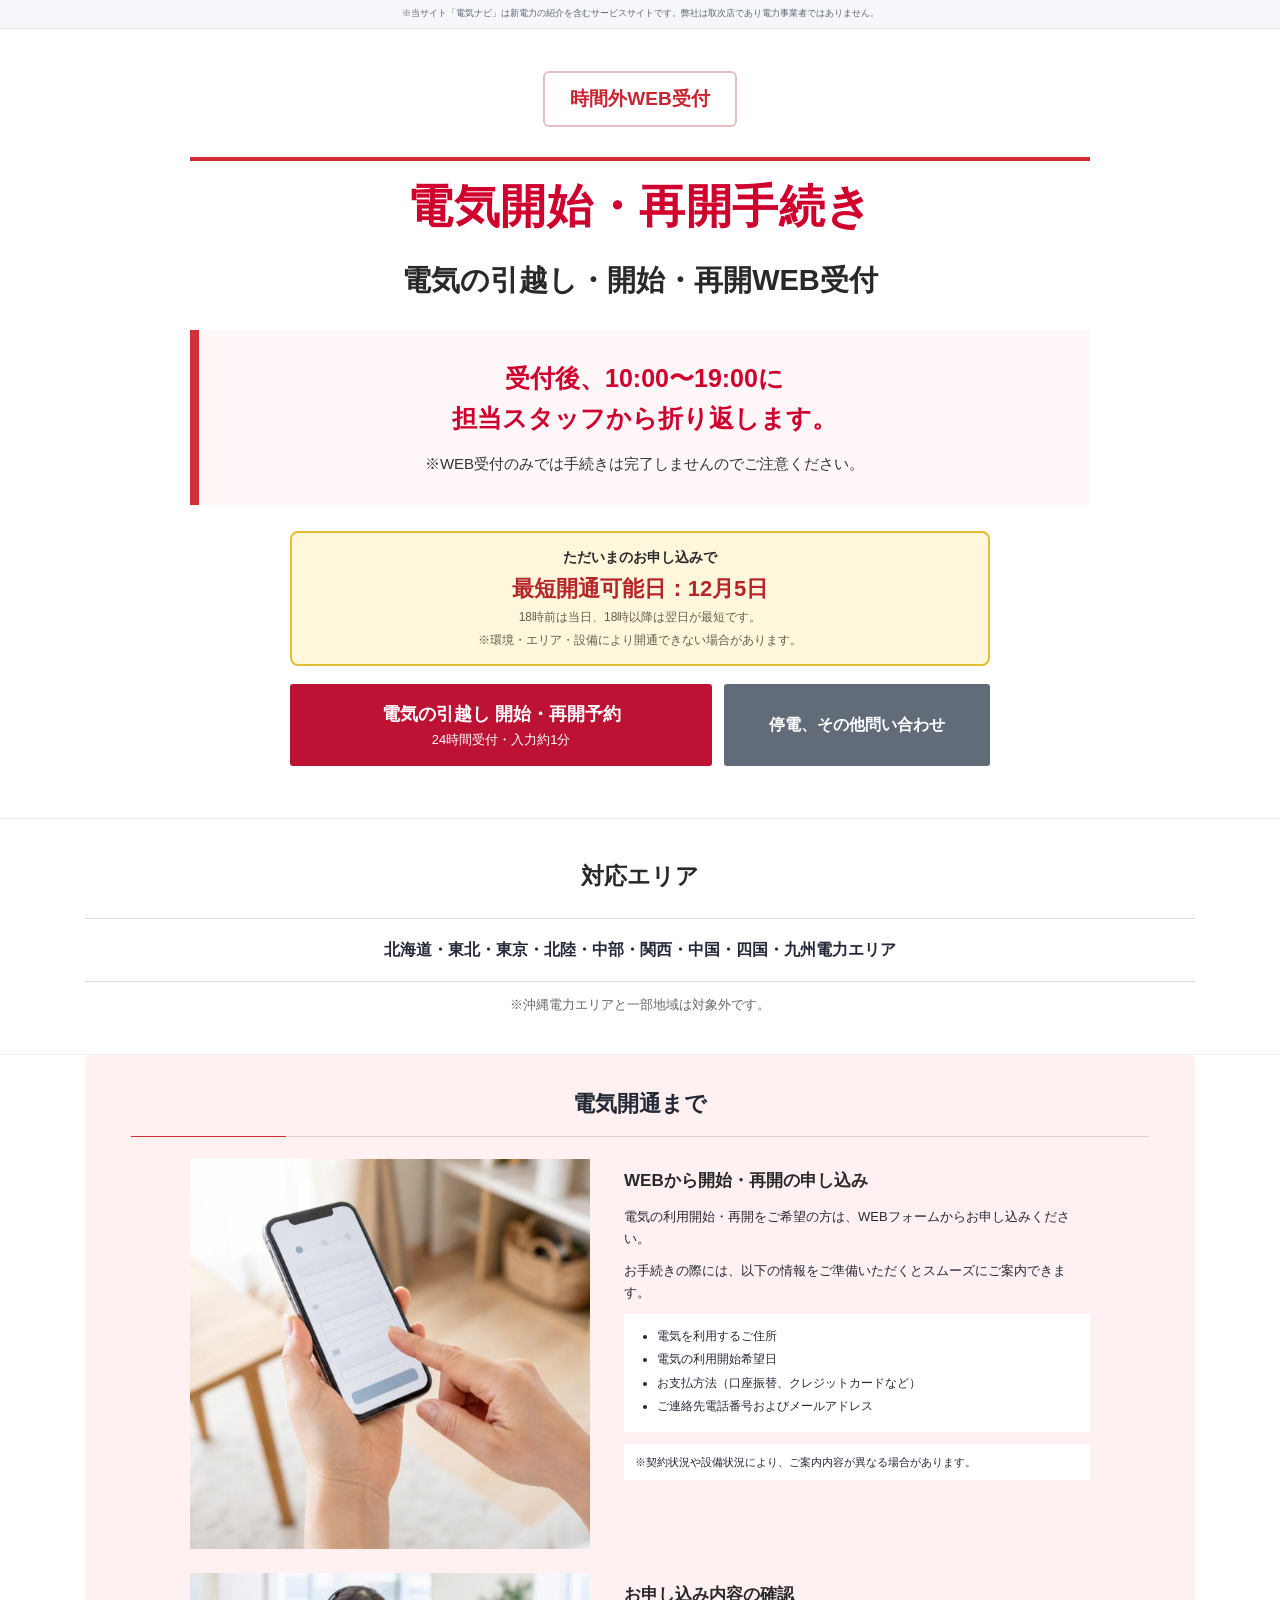
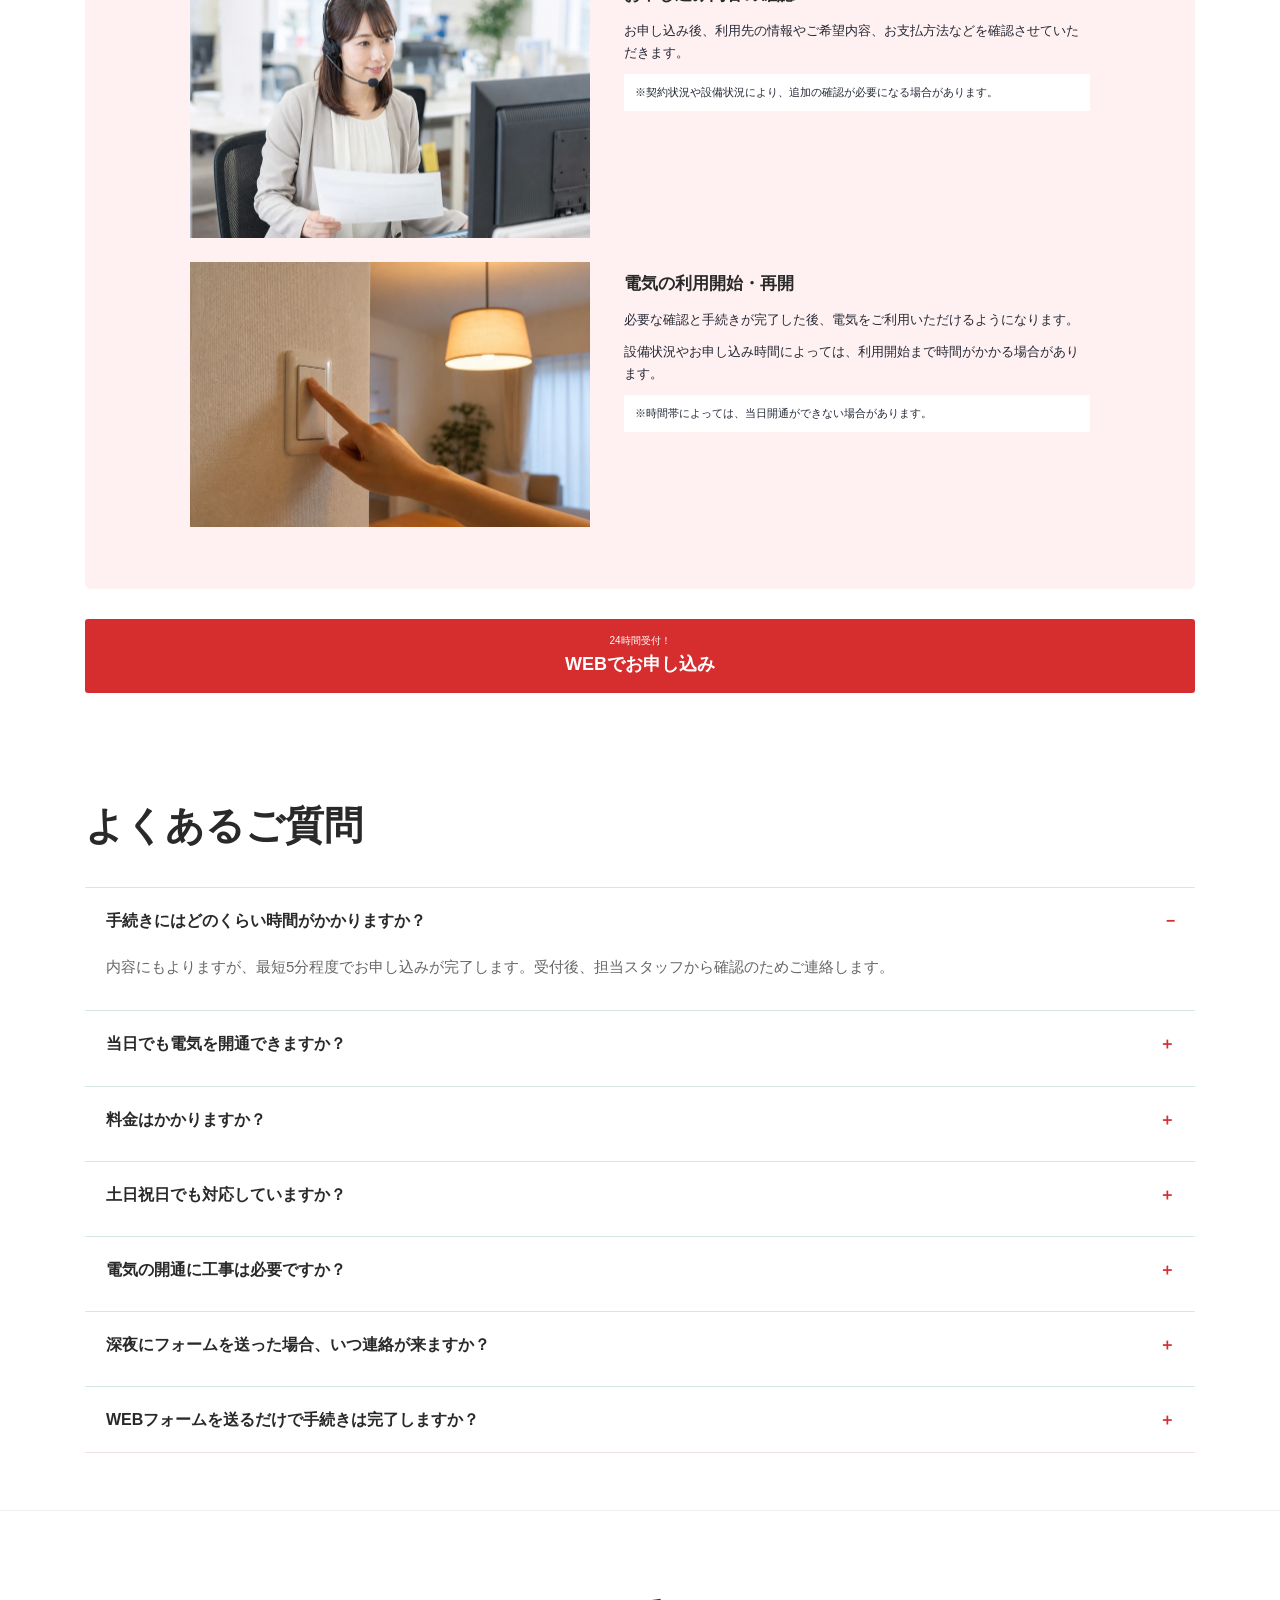
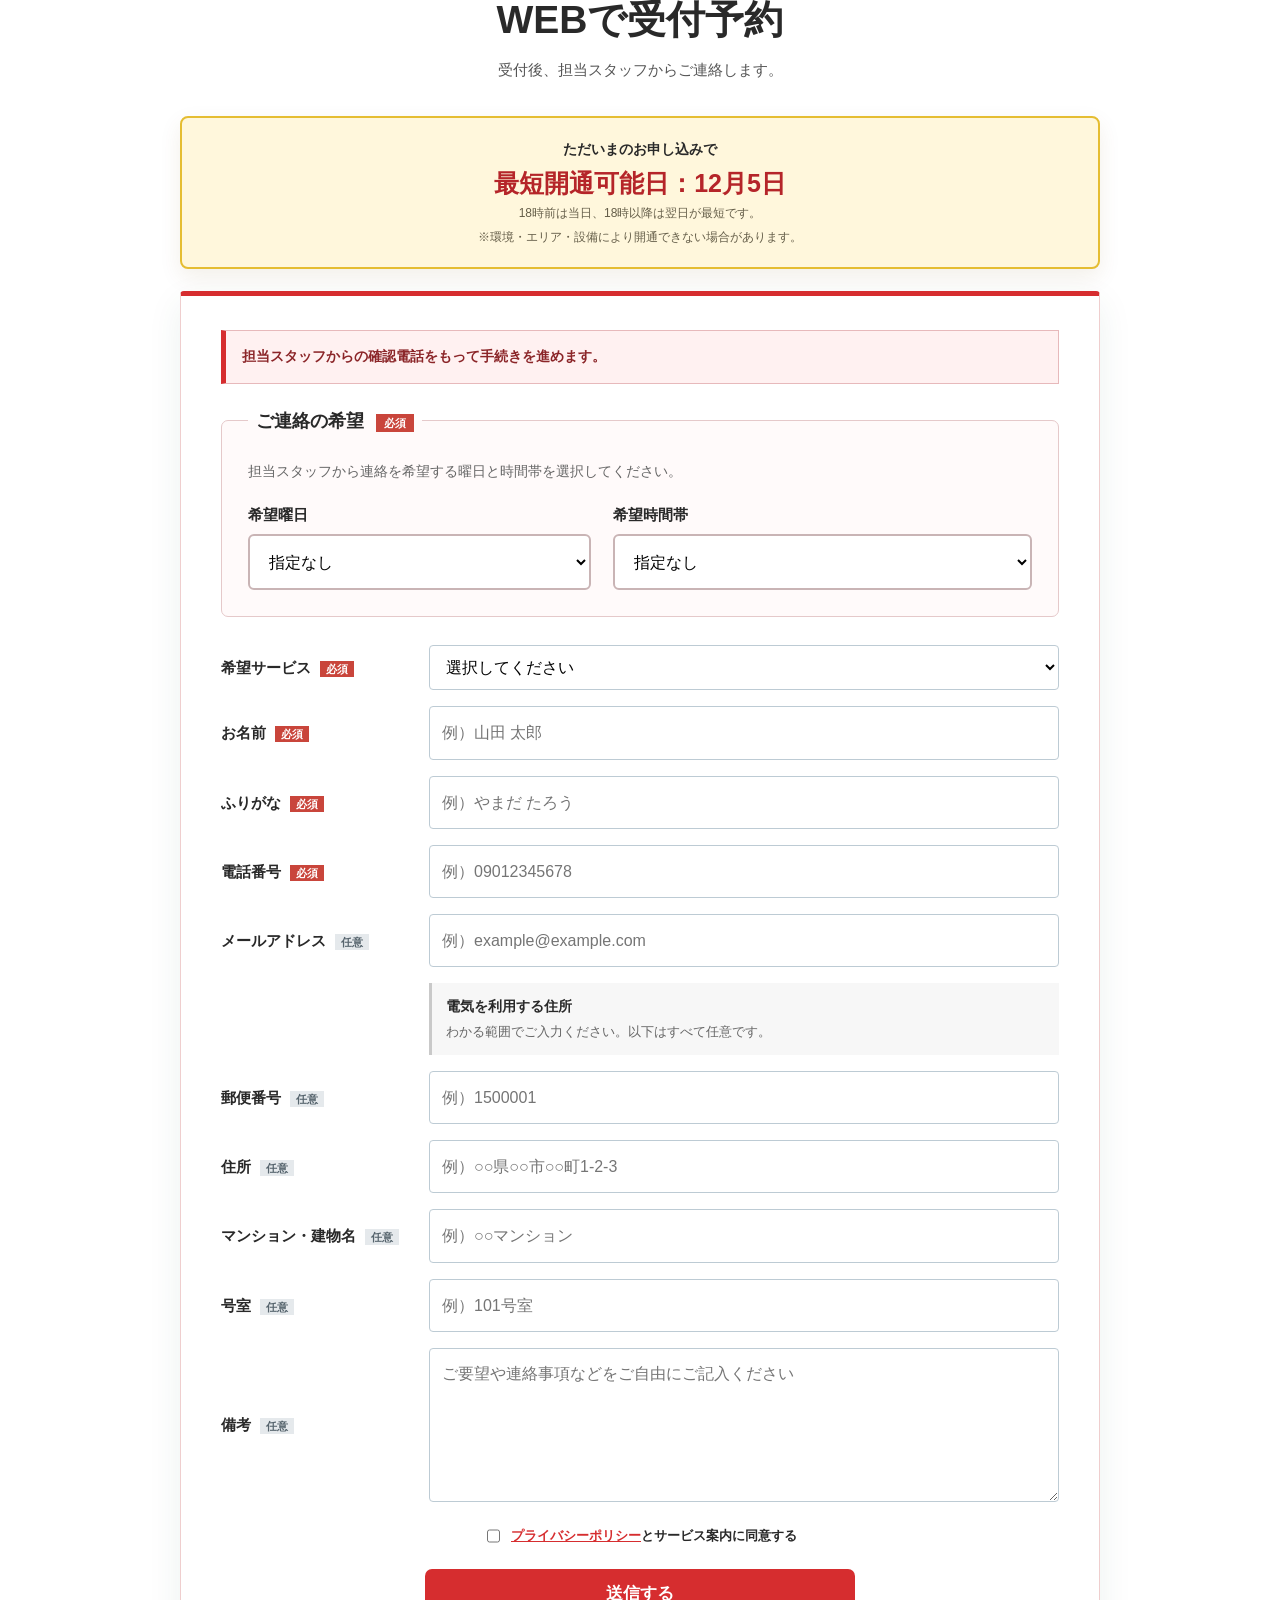
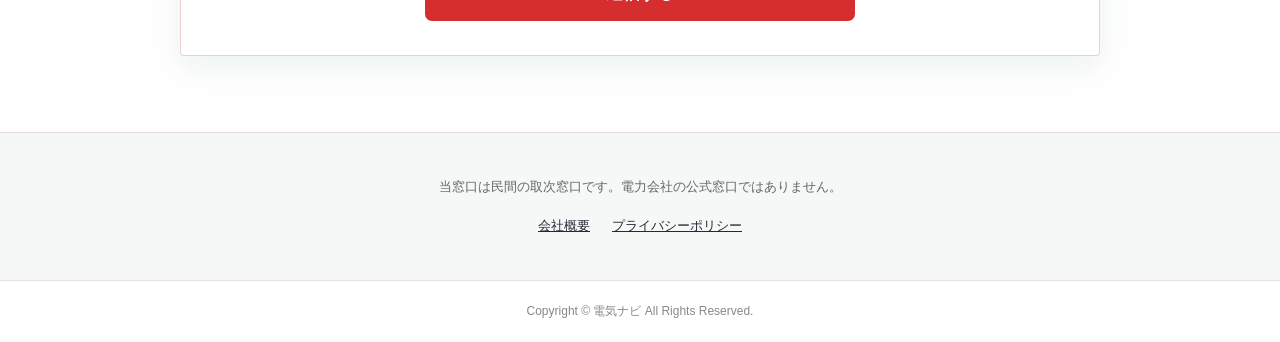
<file: index.html>
<!doctype html>
<html lang="ja">
<head>
  <meta http-equiv="Cache-Control" content="no-cache, no-store, must-revalidate">
  <meta http-equiv="Pragma" content="no-cache">
  <meta http-equiv="Expires" content="0">
  <meta name="theme-color" content="#ffffff">
  <!-- Google Tag Manager -->
  <script>(function(w,d,s,l,i){w[l]=w[l]||[];w[l].push({'gtm.start':
  new Date().getTime(),event:'gtm.js'});var f=d.getElementsByTagName(s)[0],
  j=d.createElement(s),dl=l!='dataLayer'?'&l='+l:'';j.async=true;j.src=
  'https://www.googletagmanager.com/gtm.js?id='+i+dl;f.parentNode.insertBefore(j,f);
  })(window,document,'script','dataLayer','GTM-5XKZRZDS');</script>
  <!-- End Google Tag Manager -->
  <link rel="icon" href="/favicon.png" type="image/png">
  <meta charset="utf-8">
  <meta name="viewport" content="width=device-width,initial-scale=1">
  <meta name="description" content="電気の引越し・開始・再開を24時間WEBで受け付け、10:00〜19:00に担当スタッフから確認のお電話を差し上げます。">
  <title>電気の開通窓口｜24時間WEB受付</title>
  <link rel="stylesheet" href="styles-mobile-split-29.css?v=20260819-start-date-fix-3">
</head>
<body class="night-lp">
  <!-- Google Tag Manager (noscript) -->
  <noscript><iframe src="https://www.googletagmanager.com/ns.html?id=GTM-5XKZRZDS"
  height="0" width="0" style="display:none;visibility:hidden"></iframe></noscript>
  <!-- End Google Tag Manager (noscript) -->
  <div class="notice-bar"><span>※当サイト「電気ナビ」は新電力の紹介を含むサービスサイトです。弊社は取次店であり電力事業者ではありません。</span></div>

  <main id="top">
    <section class="hero night-hero">
      <div class="container hero-grid">
        <div class="hero-copy">
          <h2>時間外WEB受付</h2>
          <h1>電気開始・再開手続き</h1>
          <p class="night-hero-lead">電気の引越し・開始・再開WEB受付</p>
          <div class="night-hero-notice">
            <p class="night-hero-followup"><span>受付後、10:00〜19:00に</span><span>担当スタッフから折り返します。</span></p>
            <p class="night-hero-caution">※WEB受付のみでは手続きは完了しませんのでご注意ください。</p>
          </div>
          <div class="earliest-start hero-earliest-start" role="status" aria-live="polite">
            <span>ただいまのお申し込みで</span>
            <strong><time class="earliest-start-date">最短開始日を確認中です</time></strong>
            <small>18時前は当日、18時以降は翌日が最短です。</small>
            <small>※環境・エリア・設備により開通できない場合があります。</small>
          </div>
          <div class="night-hero-actions">
            <a class="night-primary-cta" href="#form"><strong>電気の引越し 開始・再開予約</strong><small>24時間受付・入力約1分</small></a>
            <button class="night-inquiry-cta modal-open" type="button"><strong>停電、その他問い合わせ</strong></button>
          </div>
        </div>
      </div>
    </section>

    <section class="night-coverage" aria-labelledby="coverage-title">
      <div class="container">
        <div class="night-section-heading"><h2 id="coverage-title">対応エリア</h2></div>
        <p class="coverage-areas">北海道・東北・東京・北陸・中部・関西・中国・四国・九州電力エリア</p>
        <p class="coverage-note">※沖縄電力エリアと一部地域は対象外です。</p>
      </div>
    </section>

    <section class="procedure-flow" id="procedure">
      <div class="container procedure-shell">
        <h2>電気開通まで</h2>
        <ol class="procedure-list">
          <li>
            <div class="procedure-image procedure-image-phone"></div>
            <div class="procedure-copy"><h3>WEBから開始・再開の申し込み</h3><p>電気の利用開始・再開をご希望の方は、WEBフォームからお申し込みください。</p><p>お手続きの際には、以下の情報をご準備いただくとスムーズにご案内できます。</p><ul><li>電気を利用するご住所</li><li>電気の利用開始希望日</li><li>お支払方法（口座振替、クレジットカードなど）</li><li>ご連絡先電話番号およびメールアドレス</li></ul><p class="procedure-note">※契約状況や設備状況により、ご案内内容が異なる場合があります。</p></div>
          </li>
          <li>
            <div class="procedure-image procedure-image-guide"></div>
            <div class="procedure-copy"><h3>お申し込み内容の確認</h3><p>お申し込み後、利用先の情報やご希望内容、お支払方法などを確認させていただきます。</p><p class="procedure-note">※契約状況や設備状況により、追加の確認が必要になる場合があります。</p></div>
          </li>
          <li>
            <div class="procedure-image procedure-image-complete"></div>
            <div class="procedure-copy"><h3>電気の利用開始・再開</h3><p>必要な確認と手続きが完了した後、電気をご利用いただけるようになります。</p><p>設備状況やお申し込み時間によっては、利用開始まで時間がかかる場合があります。</p><p class="procedure-note">※時間帯によっては、当日開通ができない場合があります。</p></div>
          </li>
        </ol>
      </div>
      <div class="container procedure-cta"><a href="#form"><small>24時間受付！</small><b>WEBでお申し込み</b></a></div>
    </section>

    <section class="section faq" id="faq">
      <div class="container narrow">
        <div class="section-title"><h2>よくあるご質問</h2></div>
        <details open><summary>手続きにはどのくらい時間がかかりますか？</summary><p>内容にもよりますが、最短5分程度でお申し込みが完了します。受付後、担当スタッフから確認のためご連絡します。</p></details>
        <details><summary>当日でも電気を開通できますか？</summary><p>当日でも時間帯によっては、電気の開通が可能です。開通の可否を含め、詳細は担当スタッフからの連絡時にご案内いたします。</p></details>
        <details><summary>料金はかかりますか？</summary><p>手続きサポートは無料です。代行費用や相談料はかかりません。</p></details>
        <details><summary>土日祝日でも対応していますか？</summary><p>はい、土日祝日もWEBから24時間受け付けています。担当スタッフからのご連絡は10:00〜19:00です。</p></details>
        <details><summary>電気の開通に工事は必要ですか？</summary><p>原則として工事は不要です。すでに設備が整っている物件であれば、手続きのみで利用を開始できます。</p></details>
        <details><summary>深夜にフォームを送った場合、いつ連絡が来ますか？</summary><p>10:00〜19:00に担当スタッフからご連絡します。ご希望の曜日・時間帯はフォームから選択できます。</p></details>
        <details><summary>WEBフォームを送るだけで手続きは完了しますか？</summary><p>いいえ。WEB受付後、担当スタッフからの確認電話をもって手続きを進めます。連絡が取れる電話番号をご入力ください。</p></details>
      </div>
    </section>

    <section class="section form-section night-form-section" id="form">
      <div class="container form-container">
        <div class="section-title inverse"><h2>WEBで受付予約</h2><p class="form-heading-note">受付後、担当スタッフからご連絡します。</p></div>
        <div class="earliest-start form-earliest-start" role="status" aria-live="polite">
          <span>ただいまのお申し込みで</span>
          <strong><time class="earliest-start-date">最短開始日を確認中です</time></strong>
          <small>18時前は当日、18時以降は翌日が最短です。</small>
          <small>※環境・エリア・設備により開通できない場合があります。</small>
        </div>
        <form id="contact-form" class="contact-form" action="#" method="post" accept-charset="UTF-8">
          <input type="hidden" name="situation" value="時間外・電気の引越し・開始・再開予約">
          <input type="text" name="website" tabindex="-1" autocomplete="off" aria-hidden="true" class="honeypot">
          <p class="form-status-note">担当スタッフからの確認電話をもって手続きを進めます。</p>
          <fieldset class="contact-preference">
            <legend>ご連絡の希望 <span>必須</span></legend>
            <p>担当スタッフから連絡を希望する曜日と時間帯を選択してください。</p>
            <div class="preference-grid">
              <label><span>希望曜日</span><select name="preferred_day" required><option value="指定なし">指定なし</option><option value="平日">平日</option><option value="土日祝">土日祝</option><option value="月曜日">月曜日</option><option value="火曜日">火曜日</option><option value="水曜日">水曜日</option><option value="木曜日">木曜日</option><option value="金曜日">金曜日</option><option value="土曜日">土曜日</option><option value="日曜日">日曜日</option></select></label>
              <label><span>希望時間帯</span><select name="preferred_time" required><option value="指定なし">指定なし</option><option value="10:00-12:00">10:00-12:00</option><option value="12:00-15:00">12:00 - 15:00</option><option value="15:00-18:00">15:00 - 18:00</option><option value="18:00-19:00">18:00 - 19:00</option></select></label>
            </div>
          </fieldset>
          <label><span>希望サービス <i>必須</i></span><select name="preferred_service" required><option value="" selected disabled>選択してください</option><option value="電気(新規・引越し)">電気(新規・引越し)</option><option value="電気(再開)">電気(再開)</option><option value="電気・ガス">電気・ガス</option></select></label>
          <label><span>お名前 <i>必須</i></span><input name="name" type="text" required autocomplete="name" placeholder="例）山田 太郎"></label>
          <label><span>ふりがな <i>必須</i></span><input name="name_kana" type="text" required placeholder="例）やまだ たろう"></label>
          <label><span>電話番号 <i>必須</i></span><input name="tel" type="tel" required autocomplete="tel" inputmode="tel" placeholder="例）09012345678"></label>
          <label><span>メールアドレス <i class="optional">任意</i></span><input name="email" type="email" autocomplete="email" placeholder="例）example@example.com"></label>
          <div class="optional-address-heading"><b>電気を利用する住所</b><span>わかる範囲でご入力ください。以下はすべて任意です。</span></div>
          <label><span>郵便番号 <i class="optional">任意</i></span><input name="postal" type="text" autocomplete="postal-code" inputmode="numeric" placeholder="例）1500001"></label>
          <label><span>住所 <i class="optional">任意</i></span><input name="address" type="text" autocomplete="address-line1" placeholder="例）○○県○○市○○町1-2-3"></label>
          <label><span>マンション・建物名 <i class="optional">任意</i></span><input name="building" type="text" autocomplete="address-line2" placeholder="例）○○マンション"></label>
          <label><span>号室 <i class="optional">任意</i></span><input name="room" type="text" autocomplete="address-line3" placeholder="例）101号室"></label>
          <label><span>備考 <i class="optional">任意</i></span><textarea name="remarks" rows="5" placeholder="ご要望や連絡事項などをご自由にご記入ください"></textarea></label>
          <label class="privacy"><input type="checkbox" name="privacy_agreement" value="1" required><span><a href="privacy.html" target="_blank" rel="noopener noreferrer">プライバシーポリシー</a>とサービス案内に同意する</span></label>
          <button type="submit">送信する</button>
        </form>
      </div>
    </section>

    <section class="operator-info"><div class="container narrow"><p>当窓口は民間の取次窓口です。電力会社の公式窓口ではありません。</p><nav><a href="company.html">会社概要</a><a href="privacy.html">プライバシーポリシー</a></nav></div></section>
  </main>

  <footer><p>Copyright © 電気ナビ All Rights Reserved.</p></footer>
  <div class="sticky-cta night-sticky"><span class="night-sticky-label">24時間受付・入力約1分</span><a class="night-sticky-primary" href="#form"><b style="font-size:17px!important;font-weight:900!important;line-height:1.35!important;letter-spacing:-.02em!important">WEBで申し込み</b></a></div>
  <div class="cancel-modal" id="cancel-guide" role="dialog" aria-modal="true" aria-labelledby="cancel-guide-title" aria-hidden="true">
    <div class="cancel-modal-backdrop" data-modal-close></div>
    <div class="cancel-modal-card" role="document">
      <button class="cancel-modal-close" type="button" aria-label="閉じる" data-modal-close>×</button>
      <span class="cancel-modal-label">停電・その他のお問い合わせ</span>
      <h2 id="cancel-guide-title">契約している電力会社を<br>選択してください</h2>
      <p>各電力会社の公式問い合わせページが開きます。</p>
      <div class="power-company-grid">
        <a href="https://www.hepco.co.jp/home/move/move01.html" target="_blank" rel="noopener noreferrer">北海道電力</a>
        <a href="https://www.tohoku-epco.co.jp/dprivate/inquery/call/" target="_blank" rel="noopener noreferrer">東北電力</a>
        <a class="power-company-tokyo" href="https://www.tepco.co.jp/ep/support/index-j.html" target="_blank" rel="noopener noreferrer">東京電力</a>
        <a href="https://www.rikuden.co.jp/tetsuzuki/" target="_blank" rel="noopener noreferrer">北陸電力</a>
        <a href="https://miraiz.chuden.co.jp/home/procedures/" target="_blank" rel="noopener noreferrer">中部電力</a>
        <a href="https://kepco.jp/faq/otoiawase/#tel" target="_blank" rel="noopener noreferrer">関西電力</a>
        <a href="https://www.energia.co.jp/office/add-sales.html" target="_blank" rel="noopener noreferrer">中国電力</a>
        <a href="https://www.yonden.co.jp/faq/tel.html" target="_blank" rel="noopener noreferrer">四国電力</a>
        <a href="https://customer.kyuden.co.jp/ja/moving/process.html" target="_blank" rel="noopener noreferrer">九州電力</a>
      </div>
      <button class="cancel-modal-button" type="button" data-modal-close>閉じる</button>
    </div>
  </div>
  <script src="script.js?v=20260813-earliest-start-1"></script>
</body>
</html>
</file>
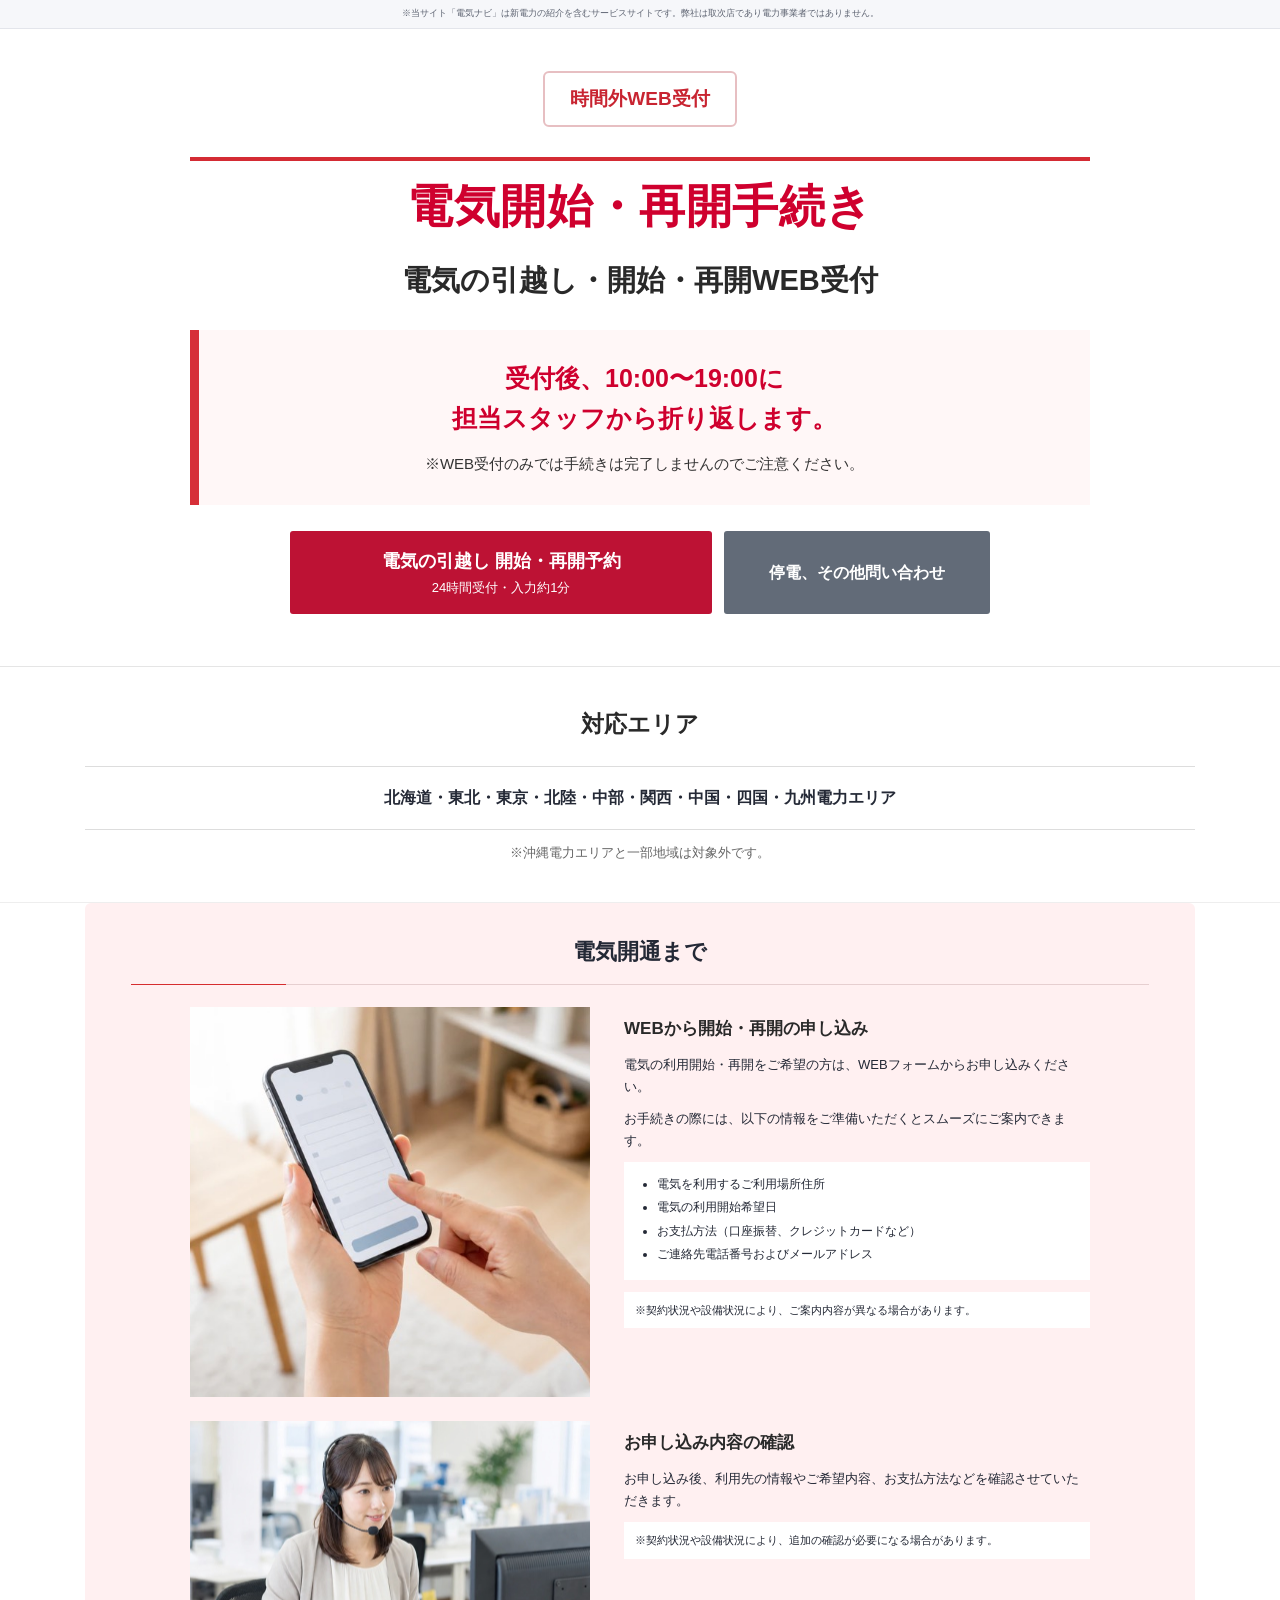
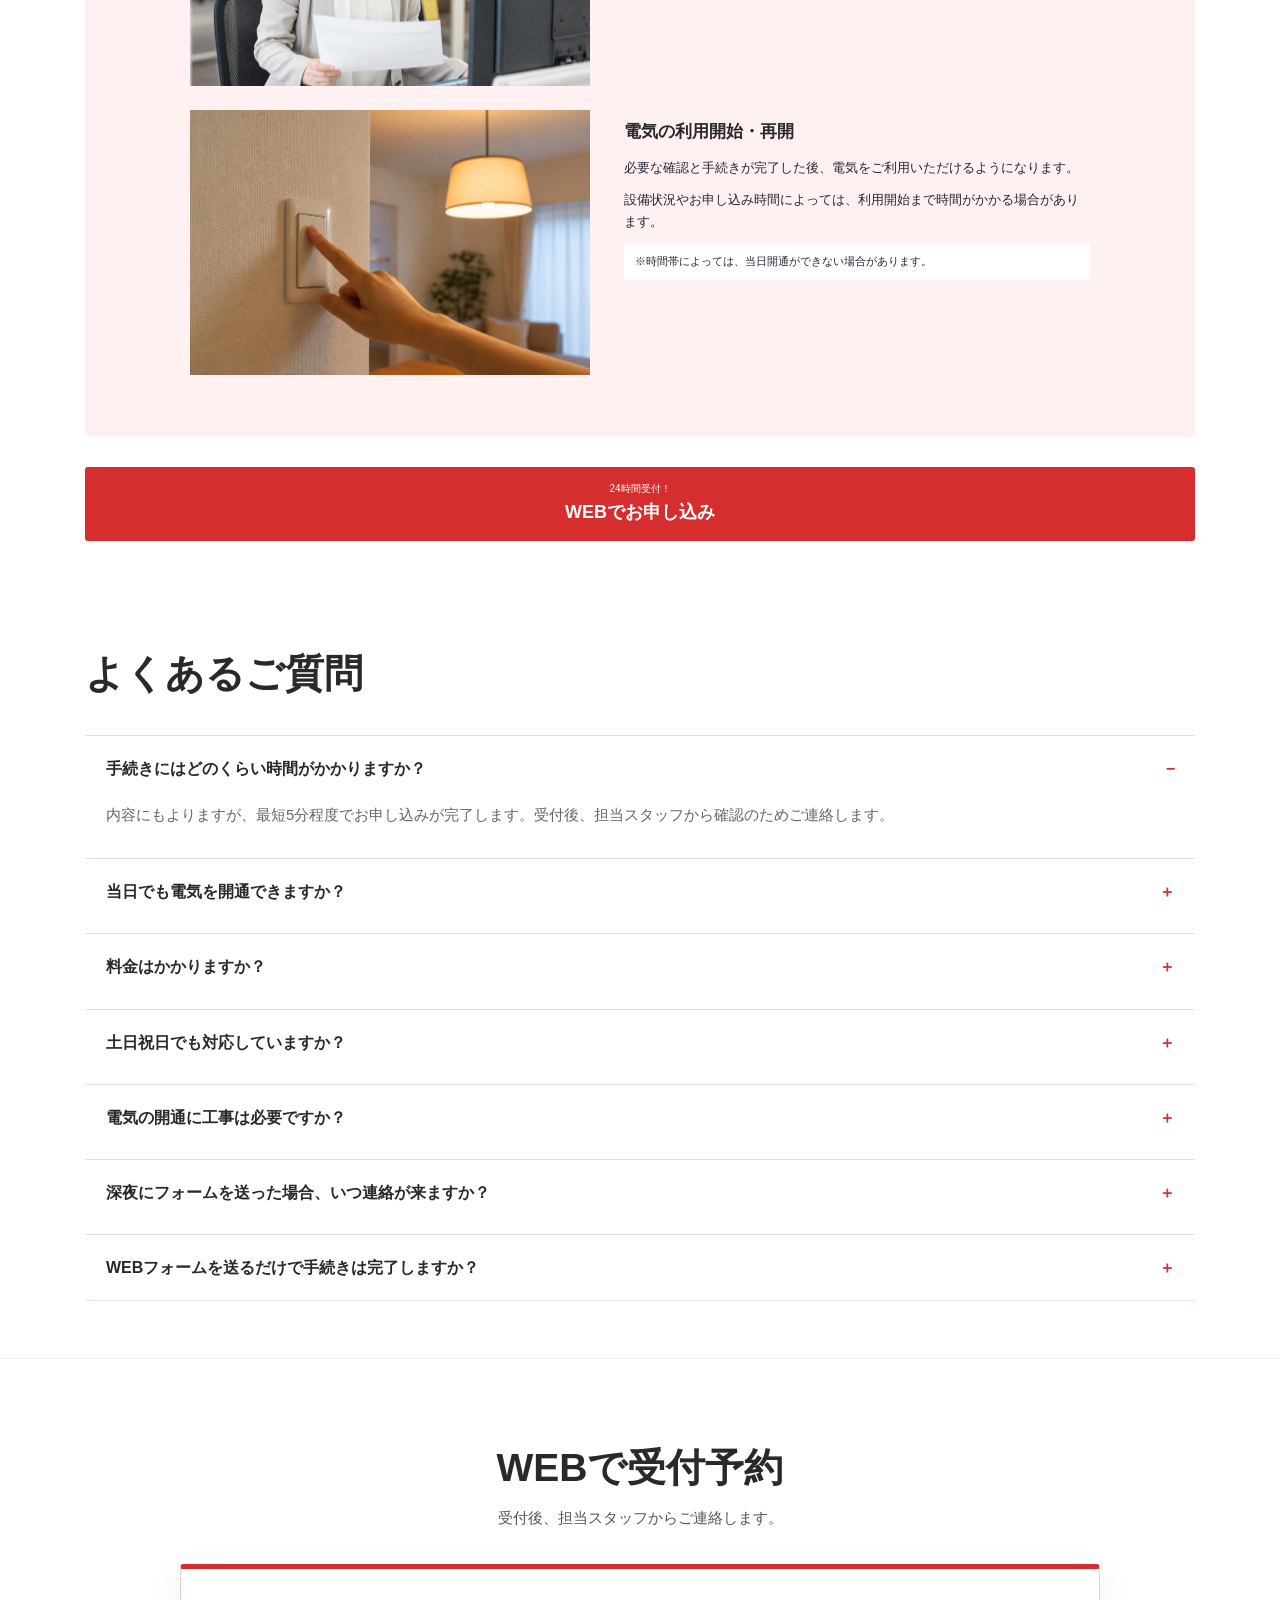
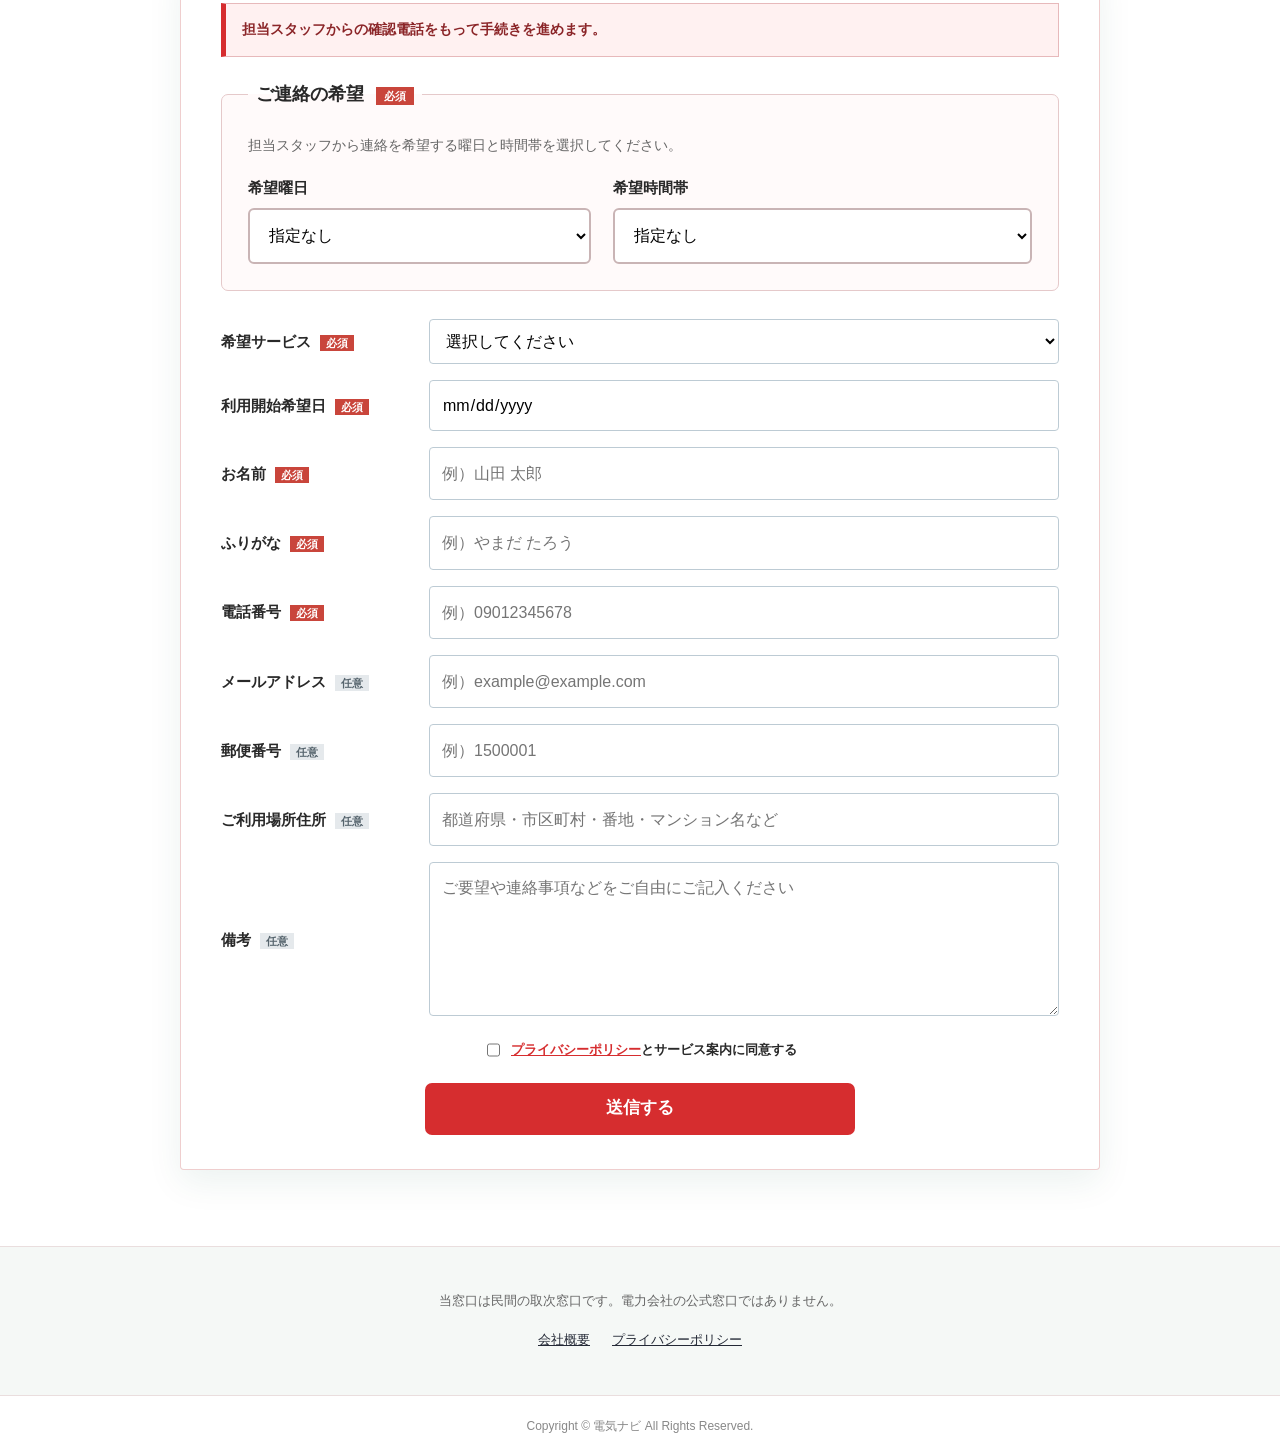
<file: preview-yakan-no-earliest/index.html>
<!doctype html>
<html lang="ja">
<head>
  <meta http-equiv="Cache-Control" content="no-cache, no-store, must-revalidate">
  <meta http-equiv="Pragma" content="no-cache">
  <meta http-equiv="Expires" content="0">
  <meta name="theme-color" content="#ffffff">
  <!-- Google Tag Manager -->
  <script>(function(w,d,s,l,i){w[l]=w[l]||[];w[l].push({'gtm.start':
  new Date().getTime(),event:'gtm.js'});var f=d.getElementsByTagName(s)[0],
  j=d.createElement(s),dl=l!='dataLayer'?'&l='+l:'';j.async=true;j.src=
  'https://www.googletagmanager.com/gtm.js?id='+i+dl;f.parentNode.insertBefore(j,f);
  })(window,document,'script','dataLayer','GTM-5XKZRZDS');</script>
  <!-- End Google Tag Manager -->
  <link rel="icon" href="/favicon.png" type="image/png">
  <meta charset="utf-8">
  <meta name="viewport" content="width=device-width,initial-scale=1">
  <meta name="description" content="電気の引越し・開始・再開を24時間WEBで受け付け、10:00〜19:00に担当スタッフから確認のお電話を差し上げます。">
  <title>電気の開通窓口｜24時間WEB受付</title>
  <link rel="stylesheet" href="styles-mobile-split-29.css?v=20260819-start-date-date-input-6">
</head>
<body class="night-lp">
  <!-- Google Tag Manager (noscript) -->
  <noscript><iframe src="https://www.googletagmanager.com/ns.html?id=GTM-5XKZRZDS"
  height="0" width="0" style="display:none;visibility:hidden"></iframe></noscript>
  <!-- End Google Tag Manager (noscript) -->
  <div class="notice-bar"><span>※当サイト「電気ナビ」は新電力の紹介を含むサービスサイトです。弊社は取次店であり電力事業者ではありません。</span></div>

  <main id="top">
    <section class="hero night-hero">
      <div class="container hero-grid">
        <div class="hero-copy">
          <h2>時間外WEB受付</h2>
          <h1>電気開始・再開手続き</h1>
          <p class="night-hero-lead">電気の引越し・開始・再開WEB受付</p>
          <div class="night-hero-notice">
            <p class="night-hero-followup"><span>受付後、10:00〜19:00に</span><span>担当スタッフから折り返します。</span></p>
            <p class="night-hero-caution">※WEB受付のみでは手続きは完了しませんのでご注意ください。</p>
          </div>
          <div class="night-hero-actions">
            <a class="night-primary-cta" href="#form"><strong>電気の引越し 開始・再開予約</strong><small>24時間受付・入力約1分</small></a>
            <button class="night-inquiry-cta modal-open" type="button"><strong>停電、その他問い合わせ</strong></button>
          </div>
        </div>
      </div>
    </section>

    <section class="night-coverage" aria-labelledby="coverage-title">
      <div class="container">
        <div class="night-section-heading"><h2 id="coverage-title">対応エリア</h2></div>
        <p class="coverage-areas">北海道・東北・東京・北陸・中部・関西・中国・四国・九州電力エリア</p>
        <p class="coverage-note">※沖縄電力エリアと一部地域は対象外です。</p>
      </div>
    </section>

    <section class="procedure-flow" id="procedure">
      <div class="container procedure-shell">
        <h2>電気開通まで</h2>
        <ol class="procedure-list">
          <li>
            <div class="procedure-image procedure-image-phone"></div>
            <div class="procedure-copy"><h3>WEBから開始・再開の申し込み</h3><p>電気の利用開始・再開をご希望の方は、WEBフォームからお申し込みください。</p><p>お手続きの際には、以下の情報をご準備いただくとスムーズにご案内できます。</p><ul><li>電気を利用するご利用場所住所</li><li>電気の利用開始希望日</li><li>お支払方法（口座振替、クレジットカードなど）</li><li>ご連絡先電話番号およびメールアドレス</li></ul><p class="procedure-note">※契約状況や設備状況により、ご案内内容が異なる場合があります。</p></div>
          </li>
          <li>
            <div class="procedure-image procedure-image-guide"></div>
            <div class="procedure-copy"><h3>お申し込み内容の確認</h3><p>お申し込み後、利用先の情報やご希望内容、お支払方法などを確認させていただきます。</p><p class="procedure-note">※契約状況や設備状況により、追加の確認が必要になる場合があります。</p></div>
          </li>
          <li>
            <div class="procedure-image procedure-image-complete"></div>
            <div class="procedure-copy"><h3>電気の利用開始・再開</h3><p>必要な確認と手続きが完了した後、電気をご利用いただけるようになります。</p><p>設備状況やお申し込み時間によっては、利用開始まで時間がかかる場合があります。</p><p class="procedure-note">※時間帯によっては、当日開通ができない場合があります。</p></div>
          </li>
        </ol>
      </div>
      <div class="container procedure-cta"><a href="#form"><small>24時間受付！</small><b>WEBでお申し込み</b></a></div>
    </section>

    <section class="section faq" id="faq">
      <div class="container narrow">
        <div class="section-title"><h2>よくあるご質問</h2></div>
        <details open><summary>手続きにはどのくらい時間がかかりますか？</summary><p>内容にもよりますが、最短5分程度でお申し込みが完了します。受付後、担当スタッフから確認のためご連絡します。</p></details>
        <details><summary>当日でも電気を開通できますか？</summary><p>当日でも時間帯によっては、電気の開通が可能です。開通の可否を含め、詳細は担当スタッフからの連絡時にご案内いたします。</p></details>
        <details><summary>料金はかかりますか？</summary><p>手続きサポートは無料です。代行費用や相談料はかかりません。</p></details>
        <details><summary>土日祝日でも対応していますか？</summary><p>はい、土日祝日もWEBから24時間受け付けています。担当スタッフからのご連絡は10:00〜19:00です。</p></details>
        <details><summary>電気の開通に工事は必要ですか？</summary><p>原則として工事は不要です。すでに設備が整っている物件であれば、手続きのみで利用を開始できます。</p></details>
        <details><summary>深夜にフォームを送った場合、いつ連絡が来ますか？</summary><p>10:00〜19:00に担当スタッフからご連絡します。ご希望の曜日・時間帯はフォームから選択できます。</p></details>
        <details><summary>WEBフォームを送るだけで手続きは完了しますか？</summary><p>いいえ。WEB受付後、担当スタッフからの確認電話をもって手続きを進めます。連絡が取れる電話番号をご入力ください。</p></details>
      </div>
    </section>

    <section class="section form-section night-form-section" id="form">
      <div class="container form-container">
        <div class="section-title inverse"><h2>WEBで受付予約</h2><p class="form-heading-note">受付後、担当スタッフからご連絡します。</p></div>
        <form id="contact-form" class="contact-form" action="send.php" method="post" accept-charset="UTF-8">
          <input type="hidden" name="situation" value="時間外・電気の引越し・開始・再開予約">
          <input type="text" name="website" tabindex="-1" autocomplete="off" aria-hidden="true" class="honeypot">
          <p class="form-status-note">担当スタッフからの確認電話をもって手続きを進めます。</p>
          <fieldset class="contact-preference">
            <legend>ご連絡の希望 <span>必須</span></legend>
            <p>担当スタッフから連絡を希望する曜日と時間帯を選択してください。</p>
            <div class="preference-grid">
              <label><span>希望曜日</span><select name="preferred_day" required><option value="指定なし">指定なし</option><option value="平日">平日</option><option value="土日祝">土日祝</option><option value="月曜日">月曜日</option><option value="火曜日">火曜日</option><option value="水曜日">水曜日</option><option value="木曜日">木曜日</option><option value="金曜日">金曜日</option><option value="土曜日">土曜日</option><option value="日曜日">日曜日</option></select></label>
              <label><span>希望時間帯</span><select name="preferred_time" required><option value="指定なし">指定なし</option><option value="10:00-12:00">10:00-12:00</option><option value="12:00-15:00">12:00 - 15:00</option><option value="15:00-18:00">15:00 - 18:00</option><option value="18:00-19:00">18:00 - 19:00</option></select></label>
            </div>
          </fieldset>
          <label><span>希望サービス <i>必須</i></span><select name="preferred_service" required><option value="" selected disabled>選択してください</option><option value="電気(新規・引越し)">電気(新規・引越し)</option><option value="電気(再開)">電気(再開)</option><option value="電気・ガス">電気・ガス</option></select></label>
          <label><span>利用開始希望日 <i>必須</i></span><input name="start_date" type="date" required></label>
          <label><span>お名前 <i>必須</i></span><input name="name" type="text" required autocomplete="name" placeholder="例）山田 太郎"></label>
          <label><span>ふりがな <i>必須</i></span><input name="name_kana" type="text" required placeholder="例）やまだ たろう"></label>
          <label><span>電話番号 <i>必須</i></span><input name="tel" type="tel" required autocomplete="tel" inputmode="tel" placeholder="例）09012345678"></label>
          <label><span>メールアドレス <i class="optional">任意</i></span><input name="email" type="email" autocomplete="email" placeholder="例）example@example.com"></label>
          <label><span>郵便番号 <i class="optional">任意</i></span><input name="postal" type="text" autocomplete="postal-code" inputmode="numeric" placeholder="例）1500001"></label>
          <label><span>ご利用場所住所 <i class="optional">任意</i></span><input name="address" type="text" autocomplete="street-address" placeholder="都道府県・市区町村・番地・マンション名など"></label>
          <label><span>備考 <i class="optional">任意</i></span><textarea name="remarks" rows="5" placeholder="ご要望や連絡事項などをご自由にご記入ください"></textarea></label>
          <label class="privacy"><input type="checkbox" name="privacy_agreement" value="1" required><span><a href="privacy.html" target="_blank" rel="noopener noreferrer">プライバシーポリシー</a>とサービス案内に同意する</span></label>
          <button type="submit">送信する</button>
        </form>
      </div>
    </section>

    <section class="operator-info"><div class="container narrow"><p>当窓口は民間の取次窓口です。電力会社の公式窓口ではありません。</p><nav><a href="company.html">会社概要</a><a href="privacy.html">プライバシーポリシー</a></nav></div></section>
  </main>

  <footer><p>Copyright © 電気ナビ All Rights Reserved.</p></footer>
  <div class="sticky-cta night-sticky"><span class="night-sticky-label">24時間受付・入力約1分</span><a class="night-sticky-primary" href="#form"><b style="font-size:17px!important;font-weight:900!important;line-height:1.35!important;letter-spacing:-.02em!important">WEBで申し込み</b></a></div>
  <div class="cancel-modal" id="cancel-guide" role="dialog" aria-modal="true" aria-labelledby="cancel-guide-title" aria-hidden="true">
    <div class="cancel-modal-backdrop" data-modal-close></div>
    <div class="cancel-modal-card" role="document">
      <button class="cancel-modal-close" type="button" aria-label="閉じる" data-modal-close>×</button>
      <span class="cancel-modal-label">停電・その他のお問い合わせ</span>
      <h2 id="cancel-guide-title">契約している電力会社を<br>選択してください</h2>
      <p>各電力会社の公式問い合わせページが開きます。</p>
      <div class="power-company-grid">
        <a href="https://www.hepco.co.jp/home/move/move01.html" target="_blank" rel="noopener noreferrer">北海道電力</a>
        <a href="https://www.tohoku-epco.co.jp/dprivate/inquery/call/" target="_blank" rel="noopener noreferrer">東北電力</a>
        <a class="power-company-tokyo" href="https://www.tepco.co.jp/ep/support/index-j.html" target="_blank" rel="noopener noreferrer">東京電力</a>
        <a href="https://www.rikuden.co.jp/tetsuzuki/" target="_blank" rel="noopener noreferrer">北陸電力</a>
        <a href="https://miraiz.chuden.co.jp/home/procedures/" target="_blank" rel="noopener noreferrer">中部電力</a>
        <a href="https://kepco.jp/faq/otoiawase/#tel" target="_blank" rel="noopener noreferrer">関西電力</a>
        <a href="https://www.energia.co.jp/office/add-sales.html" target="_blank" rel="noopener noreferrer">中国電力</a>
        <a href="https://www.yonden.co.jp/faq/tel.html" target="_blank" rel="noopener noreferrer">四国電力</a>
        <a href="https://customer.kyuden.co.jp/ja/moving/process.html" target="_blank" rel="noopener noreferrer">九州電力</a>
      </div>
      <button class="cancel-modal-button" type="button" data-modal-close>閉じる</button>
    </div>
  </div>
  <script src="script.js?v=20260819-start-date-date-input-2"></script>
</body>
</html>
</file>
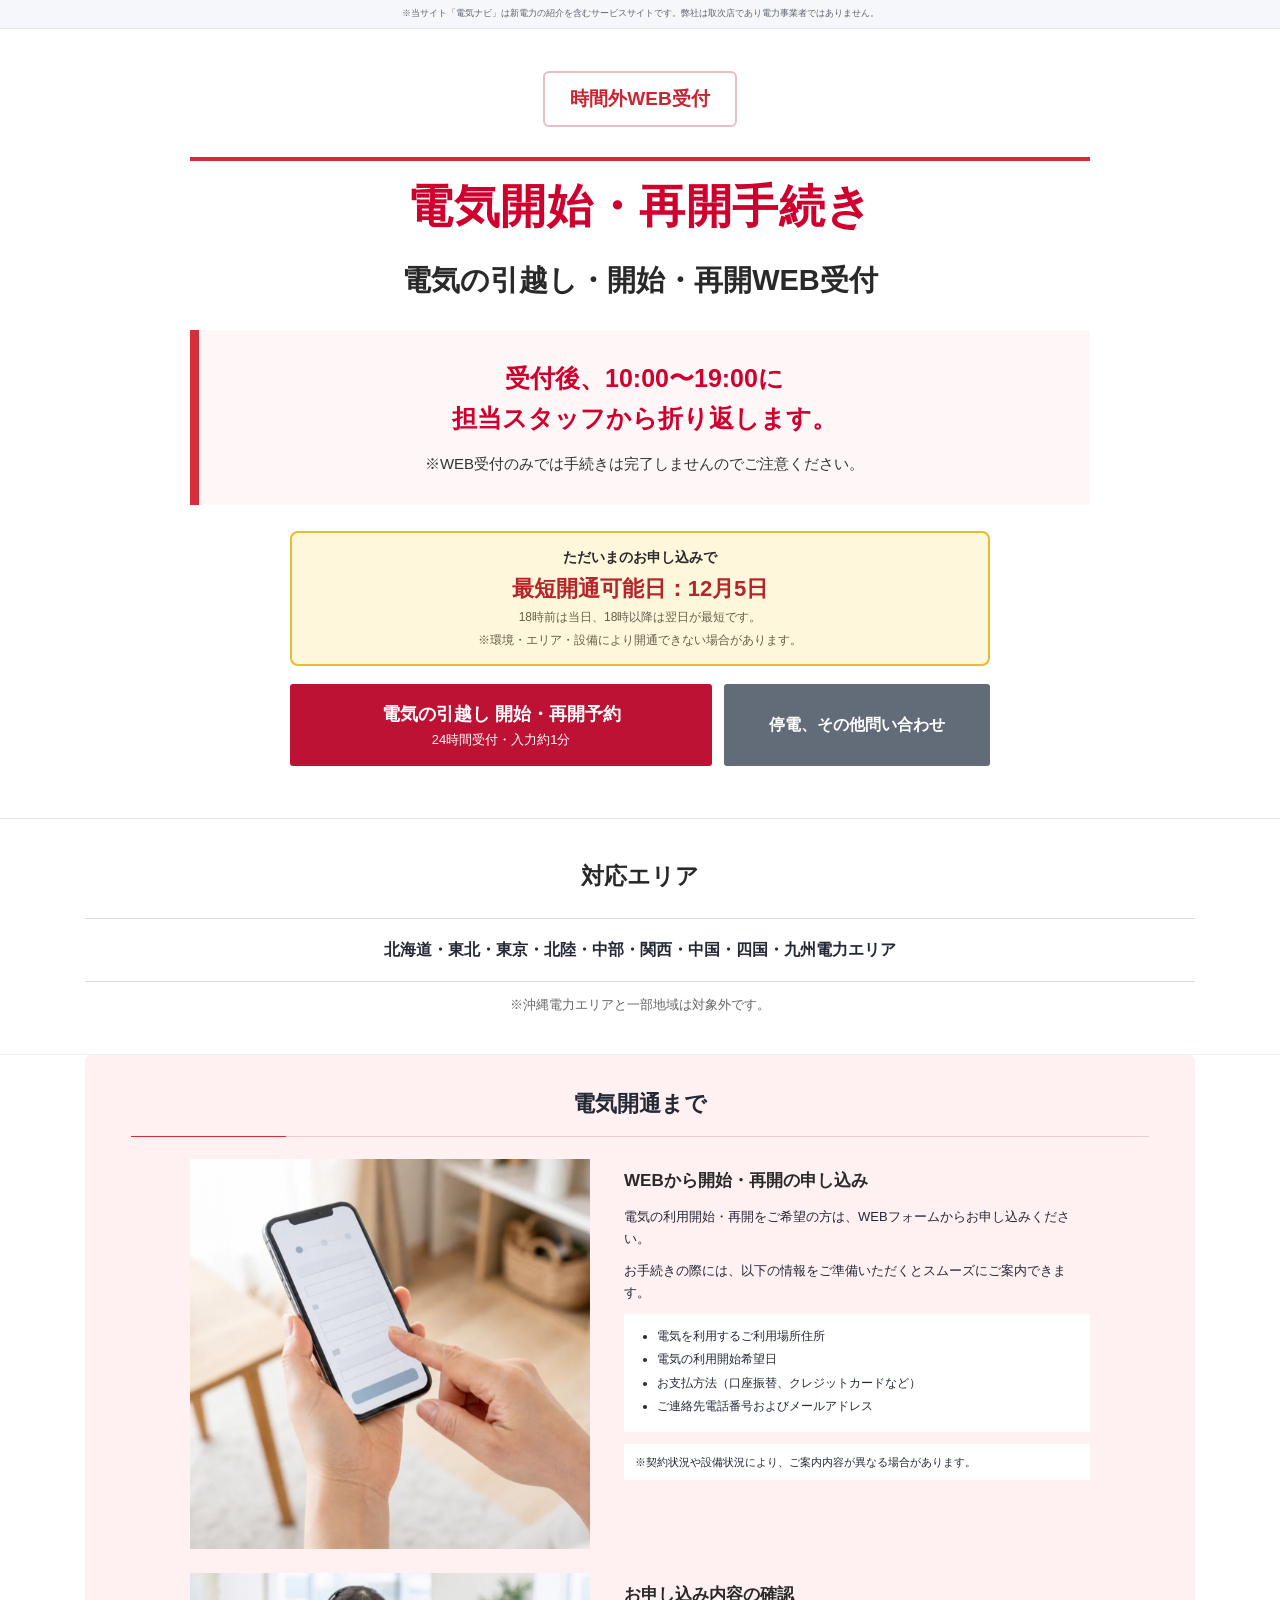
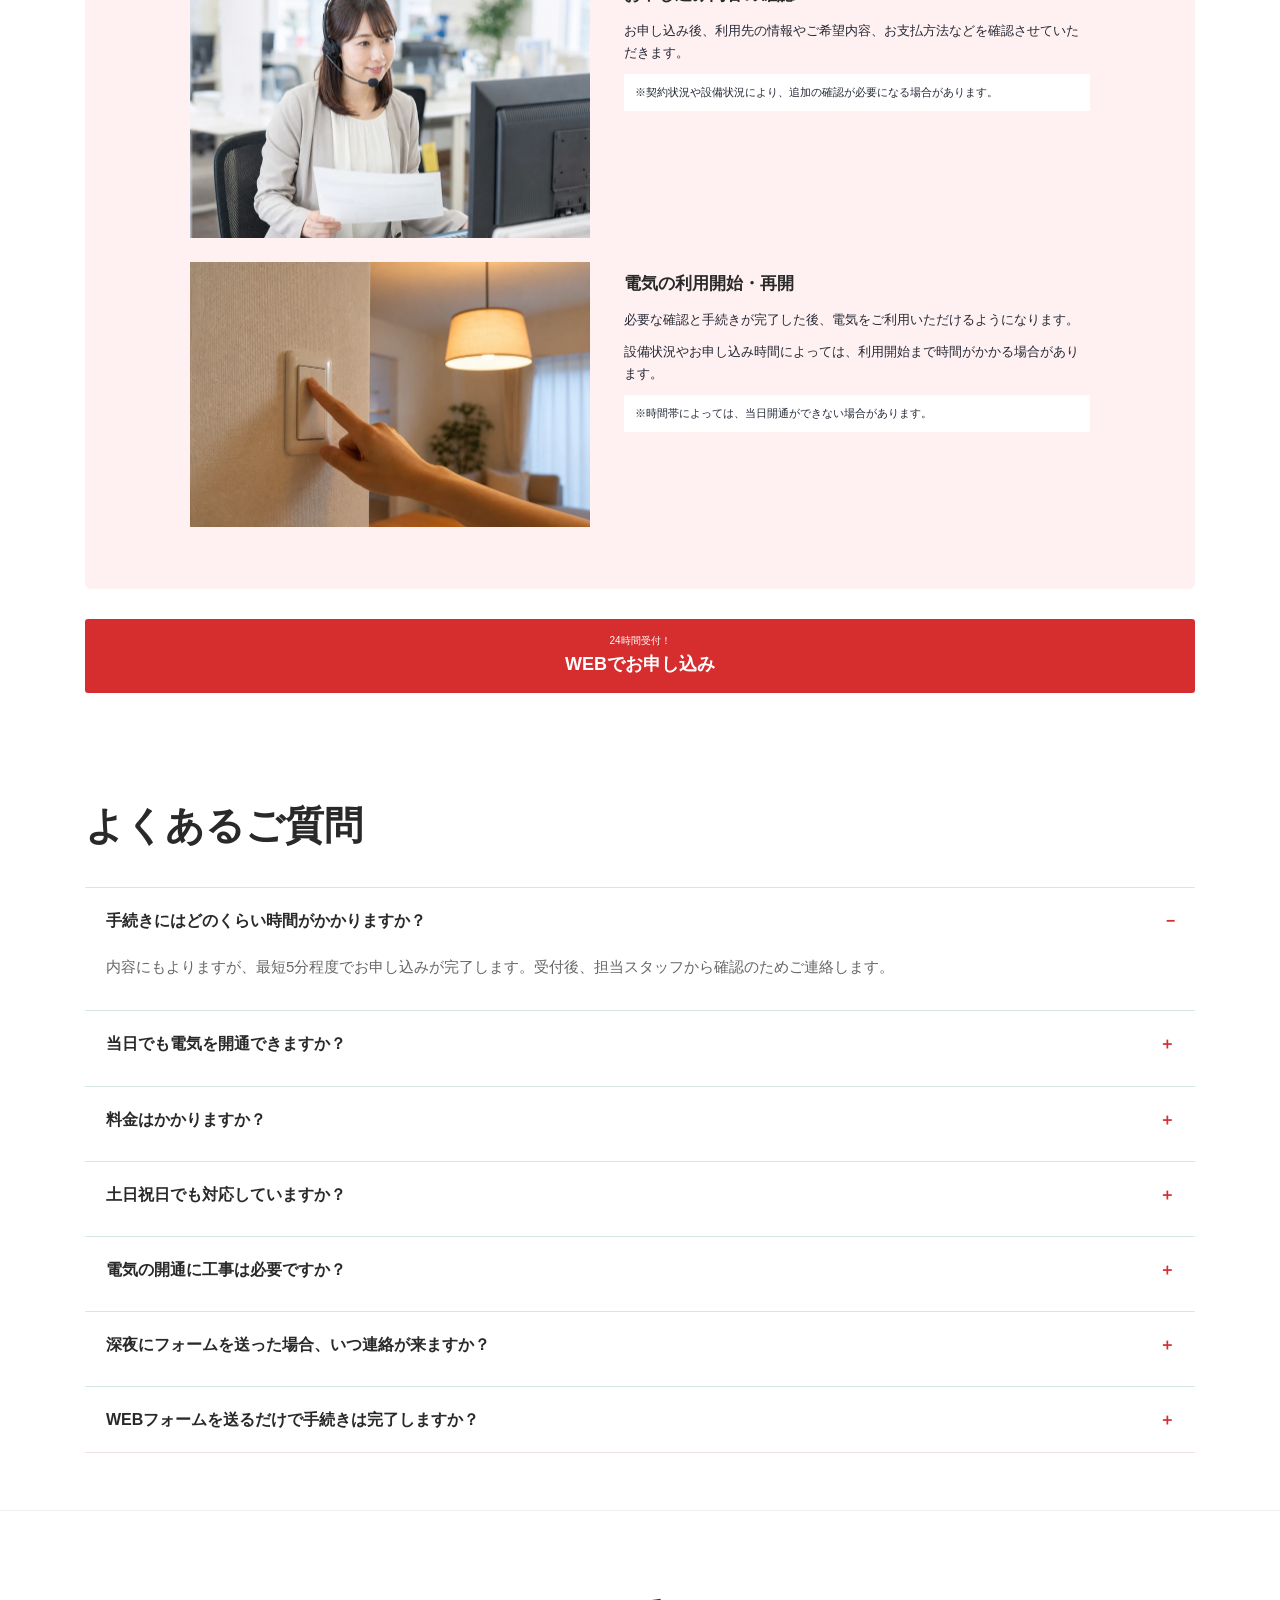
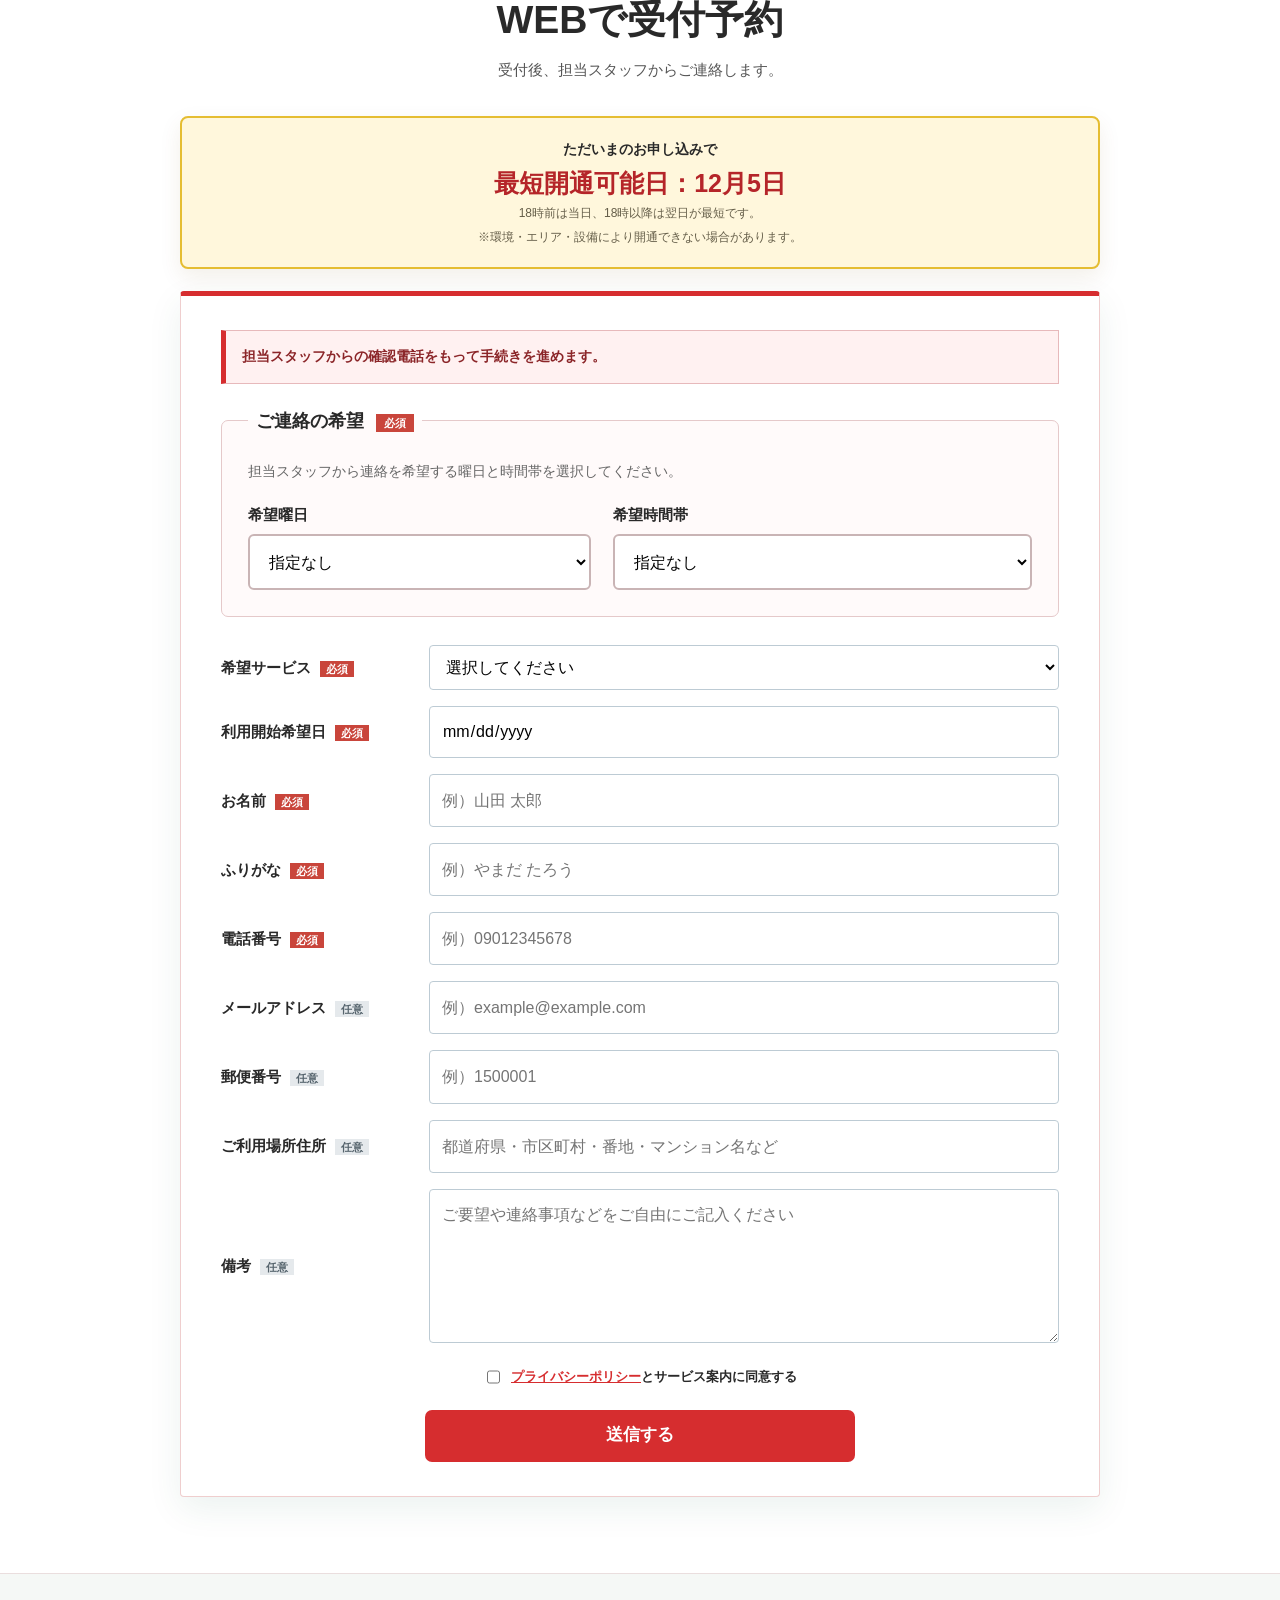
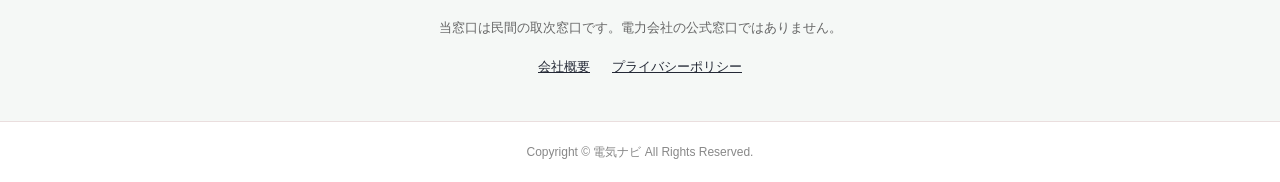
<file: preview-yakan-start-date-required/index.html>
<!doctype html>
<html lang="ja">
<head>
  <meta http-equiv="Cache-Control" content="no-cache, no-store, must-revalidate">
  <meta http-equiv="Pragma" content="no-cache">
  <meta http-equiv="Expires" content="0">
  <meta name="theme-color" content="#ffffff">
  <!-- Google Tag Manager -->
  <script>(function(w,d,s,l,i){w[l]=w[l]||[];w[l].push({'gtm.start':
  new Date().getTime(),event:'gtm.js'});var f=d.getElementsByTagName(s)[0],
  j=d.createElement(s),dl=l!='dataLayer'?'&l='+l:'';j.async=true;j.src=
  'https://www.googletagmanager.com/gtm.js?id='+i+dl;f.parentNode.insertBefore(j,f);
  })(window,document,'script','dataLayer','GTM-5XKZRZDS');</script>
  <!-- End Google Tag Manager -->
  <link rel="icon" href="/favicon.png" type="image/png">
  <meta charset="utf-8">
  <meta name="viewport" content="width=device-width,initial-scale=1">
  <meta name="description" content="電気の引越し・開始・再開を24時間WEBで受け付け、10:00〜19:00に担当スタッフから確認のお電話を差し上げます。">
  <title>電気の開通窓口｜24時間WEB受付</title>
  <link rel="stylesheet" href="styles-mobile-split-29.css?v=20260819-start-date-date-input-6">
</head>
<body class="night-lp">
  <!-- Google Tag Manager (noscript) -->
  <noscript><iframe src="https://www.googletagmanager.com/ns.html?id=GTM-5XKZRZDS"
  height="0" width="0" style="display:none;visibility:hidden"></iframe></noscript>
  <!-- End Google Tag Manager (noscript) -->
  <div class="notice-bar"><span>※当サイト「電気ナビ」は新電力の紹介を含むサービスサイトです。弊社は取次店であり電力事業者ではありません。</span></div>

  <main id="top">
    <section class="hero night-hero">
      <div class="container hero-grid">
        <div class="hero-copy">
          <h2>時間外WEB受付</h2>
          <h1>電気開始・再開手続き</h1>
          <p class="night-hero-lead">電気の引越し・開始・再開WEB受付</p>
          <div class="night-hero-notice">
            <p class="night-hero-followup"><span>受付後、10:00〜19:00に</span><span>担当スタッフから折り返します。</span></p>
            <p class="night-hero-caution">※WEB受付のみでは手続きは完了しませんのでご注意ください。</p>
          </div>
          <div class="earliest-start hero-earliest-start" role="status" aria-live="polite">
            <span>ただいまのお申し込みで</span>
            <strong><time class="earliest-start-date">最短開始日を確認中です</time></strong>
            <small>18時前は当日、18時以降は翌日が最短です。</small>
            <small>※環境・エリア・設備により開通できない場合があります。</small>
          </div>
          <div class="night-hero-actions">
            <a class="night-primary-cta" href="#form"><strong>電気の引越し 開始・再開予約</strong><small>24時間受付・入力約1分</small></a>
            <button class="night-inquiry-cta modal-open" type="button"><strong>停電、その他問い合わせ</strong></button>
          </div>
        </div>
      </div>
    </section>

    <section class="night-coverage" aria-labelledby="coverage-title">
      <div class="container">
        <div class="night-section-heading"><h2 id="coverage-title">対応エリア</h2></div>
        <p class="coverage-areas">北海道・東北・東京・北陸・中部・関西・中国・四国・九州電力エリア</p>
        <p class="coverage-note">※沖縄電力エリアと一部地域は対象外です。</p>
      </div>
    </section>

    <section class="procedure-flow" id="procedure">
      <div class="container procedure-shell">
        <h2>電気開通まで</h2>
        <ol class="procedure-list">
          <li>
            <div class="procedure-image procedure-image-phone"></div>
            <div class="procedure-copy"><h3>WEBから開始・再開の申し込み</h3><p>電気の利用開始・再開をご希望の方は、WEBフォームからお申し込みください。</p><p>お手続きの際には、以下の情報をご準備いただくとスムーズにご案内できます。</p><ul><li>電気を利用するご利用場所住所</li><li>電気の利用開始希望日</li><li>お支払方法（口座振替、クレジットカードなど）</li><li>ご連絡先電話番号およびメールアドレス</li></ul><p class="procedure-note">※契約状況や設備状況により、ご案内内容が異なる場合があります。</p></div>
          </li>
          <li>
            <div class="procedure-image procedure-image-guide"></div>
            <div class="procedure-copy"><h3>お申し込み内容の確認</h3><p>お申し込み後、利用先の情報やご希望内容、お支払方法などを確認させていただきます。</p><p class="procedure-note">※契約状況や設備状況により、追加の確認が必要になる場合があります。</p></div>
          </li>
          <li>
            <div class="procedure-image procedure-image-complete"></div>
            <div class="procedure-copy"><h3>電気の利用開始・再開</h3><p>必要な確認と手続きが完了した後、電気をご利用いただけるようになります。</p><p>設備状況やお申し込み時間によっては、利用開始まで時間がかかる場合があります。</p><p class="procedure-note">※時間帯によっては、当日開通ができない場合があります。</p></div>
          </li>
        </ol>
      </div>
      <div class="container procedure-cta"><a href="#form"><small>24時間受付！</small><b>WEBでお申し込み</b></a></div>
    </section>

    <section class="section faq" id="faq">
      <div class="container narrow">
        <div class="section-title"><h2>よくあるご質問</h2></div>
        <details open><summary>手続きにはどのくらい時間がかかりますか？</summary><p>内容にもよりますが、最短5分程度でお申し込みが完了します。受付後、担当スタッフから確認のためご連絡します。</p></details>
        <details><summary>当日でも電気を開通できますか？</summary><p>当日でも時間帯によっては、電気の開通が可能です。開通の可否を含め、詳細は担当スタッフからの連絡時にご案内いたします。</p></details>
        <details><summary>料金はかかりますか？</summary><p>手続きサポートは無料です。代行費用や相談料はかかりません。</p></details>
        <details><summary>土日祝日でも対応していますか？</summary><p>はい、土日祝日もWEBから24時間受け付けています。担当スタッフからのご連絡は10:00〜19:00です。</p></details>
        <details><summary>電気の開通に工事は必要ですか？</summary><p>原則として工事は不要です。すでに設備が整っている物件であれば、手続きのみで利用を開始できます。</p></details>
        <details><summary>深夜にフォームを送った場合、いつ連絡が来ますか？</summary><p>10:00〜19:00に担当スタッフからご連絡します。ご希望の曜日・時間帯はフォームから選択できます。</p></details>
        <details><summary>WEBフォームを送るだけで手続きは完了しますか？</summary><p>いいえ。WEB受付後、担当スタッフからの確認電話をもって手続きを進めます。連絡が取れる電話番号をご入力ください。</p></details>
      </div>
    </section>

    <section class="section form-section night-form-section" id="form">
      <div class="container form-container">
        <div class="section-title inverse"><h2>WEBで受付予約</h2><p class="form-heading-note">受付後、担当スタッフからご連絡します。</p></div>
        <div class="earliest-start form-earliest-start" role="status" aria-live="polite">
          <span>ただいまのお申し込みで</span>
          <strong><time class="earliest-start-date">最短開始日を確認中です</time></strong>
          <small>18時前は当日、18時以降は翌日が最短です。</small>
          <small>※環境・エリア・設備により開通できない場合があります。</small>
        </div>
        <form id="contact-form" class="contact-form" action="send.php" method="post" accept-charset="UTF-8">
          <input type="hidden" name="situation" value="時間外・電気の引越し・開始・再開予約">
          <input type="text" name="website" tabindex="-1" autocomplete="off" aria-hidden="true" class="honeypot">
          <p class="form-status-note">担当スタッフからの確認電話をもって手続きを進めます。</p>
          <fieldset class="contact-preference">
            <legend>ご連絡の希望 <span>必須</span></legend>
            <p>担当スタッフから連絡を希望する曜日と時間帯を選択してください。</p>
            <div class="preference-grid">
              <label><span>希望曜日</span><select name="preferred_day" required><option value="指定なし">指定なし</option><option value="平日">平日</option><option value="土日祝">土日祝</option><option value="月曜日">月曜日</option><option value="火曜日">火曜日</option><option value="水曜日">水曜日</option><option value="木曜日">木曜日</option><option value="金曜日">金曜日</option><option value="土曜日">土曜日</option><option value="日曜日">日曜日</option></select></label>
              <label><span>希望時間帯</span><select name="preferred_time" required><option value="指定なし">指定なし</option><option value="10:00-12:00">10:00-12:00</option><option value="12:00-15:00">12:00 - 15:00</option><option value="15:00-18:00">15:00 - 18:00</option><option value="18:00-19:00">18:00 - 19:00</option></select></label>
            </div>
          </fieldset>
          <label><span>希望サービス <i>必須</i></span><select name="preferred_service" required><option value="" selected disabled>選択してください</option><option value="電気(新規・引越し)">電気(新規・引越し)</option><option value="電気(再開)">電気(再開)</option><option value="電気・ガス">電気・ガス</option></select></label>
          <label><span>利用開始希望日 <i>必須</i></span><input name="start_date" type="date" required></label>
          <label><span>お名前 <i>必須</i></span><input name="name" type="text" required autocomplete="name" placeholder="例）山田 太郎"></label>
          <label><span>ふりがな <i>必須</i></span><input name="name_kana" type="text" required placeholder="例）やまだ たろう"></label>
          <label><span>電話番号 <i>必須</i></span><input name="tel" type="tel" required autocomplete="tel" inputmode="tel" placeholder="例）09012345678"></label>
          <label><span>メールアドレス <i class="optional">任意</i></span><input name="email" type="email" autocomplete="email" placeholder="例）example@example.com"></label>
          <label><span>郵便番号 <i class="optional">任意</i></span><input name="postal" type="text" autocomplete="postal-code" inputmode="numeric" placeholder="例）1500001"></label>
          <label><span>ご利用場所住所 <i class="optional">任意</i></span><input name="address" type="text" autocomplete="street-address" placeholder="都道府県・市区町村・番地・マンション名など"></label>
          <label><span>備考 <i class="optional">任意</i></span><textarea name="remarks" rows="5" placeholder="ご要望や連絡事項などをご自由にご記入ください"></textarea></label>
          <label class="privacy"><input type="checkbox" name="privacy_agreement" value="1" required><span><a href="privacy.html" target="_blank" rel="noopener noreferrer">プライバシーポリシー</a>とサービス案内に同意する</span></label>
          <button type="submit">送信する</button>
        </form>
      </div>
    </section>

    <section class="operator-info"><div class="container narrow"><p>当窓口は民間の取次窓口です。電力会社の公式窓口ではありません。</p><nav><a href="company.html">会社概要</a><a href="privacy.html">プライバシーポリシー</a></nav></div></section>
  </main>

  <footer><p>Copyright © 電気ナビ All Rights Reserved.</p></footer>
  <div class="sticky-cta night-sticky"><span class="night-sticky-label">24時間受付・入力約1分</span><a class="night-sticky-primary" href="#form"><b style="font-size:17px!important;font-weight:900!important;line-height:1.35!important;letter-spacing:-.02em!important">WEBで申し込み</b></a></div>
  <div class="cancel-modal" id="cancel-guide" role="dialog" aria-modal="true" aria-labelledby="cancel-guide-title" aria-hidden="true">
    <div class="cancel-modal-backdrop" data-modal-close></div>
    <div class="cancel-modal-card" role="document">
      <button class="cancel-modal-close" type="button" aria-label="閉じる" data-modal-close>×</button>
      <span class="cancel-modal-label">停電・その他のお問い合わせ</span>
      <h2 id="cancel-guide-title">契約している電力会社を<br>選択してください</h2>
      <p>各電力会社の公式問い合わせページが開きます。</p>
      <div class="power-company-grid">
        <a href="https://www.hepco.co.jp/home/move/move01.html" target="_blank" rel="noopener noreferrer">北海道電力</a>
        <a href="https://www.tohoku-epco.co.jp/dprivate/inquery/call/" target="_blank" rel="noopener noreferrer">東北電力</a>
        <a class="power-company-tokyo" href="https://www.tepco.co.jp/ep/support/index-j.html" target="_blank" rel="noopener noreferrer">東京電力</a>
        <a href="https://www.rikuden.co.jp/tetsuzuki/" target="_blank" rel="noopener noreferrer">北陸電力</a>
        <a href="https://miraiz.chuden.co.jp/home/procedures/" target="_blank" rel="noopener noreferrer">中部電力</a>
        <a href="https://kepco.jp/faq/otoiawase/#tel" target="_blank" rel="noopener noreferrer">関西電力</a>
        <a href="https://www.energia.co.jp/office/add-sales.html" target="_blank" rel="noopener noreferrer">中国電力</a>
        <a href="https://www.yonden.co.jp/faq/tel.html" target="_blank" rel="noopener noreferrer">四国電力</a>
        <a href="https://customer.kyuden.co.jp/ja/moving/process.html" target="_blank" rel="noopener noreferrer">九州電力</a>
      </div>
      <button class="cancel-modal-button" type="button" data-modal-close>閉じる</button>
    </div>
  </div>
  <script src="script.js?v=20260819-start-date-date-input-2"></script>
</body>
</html>
</file>
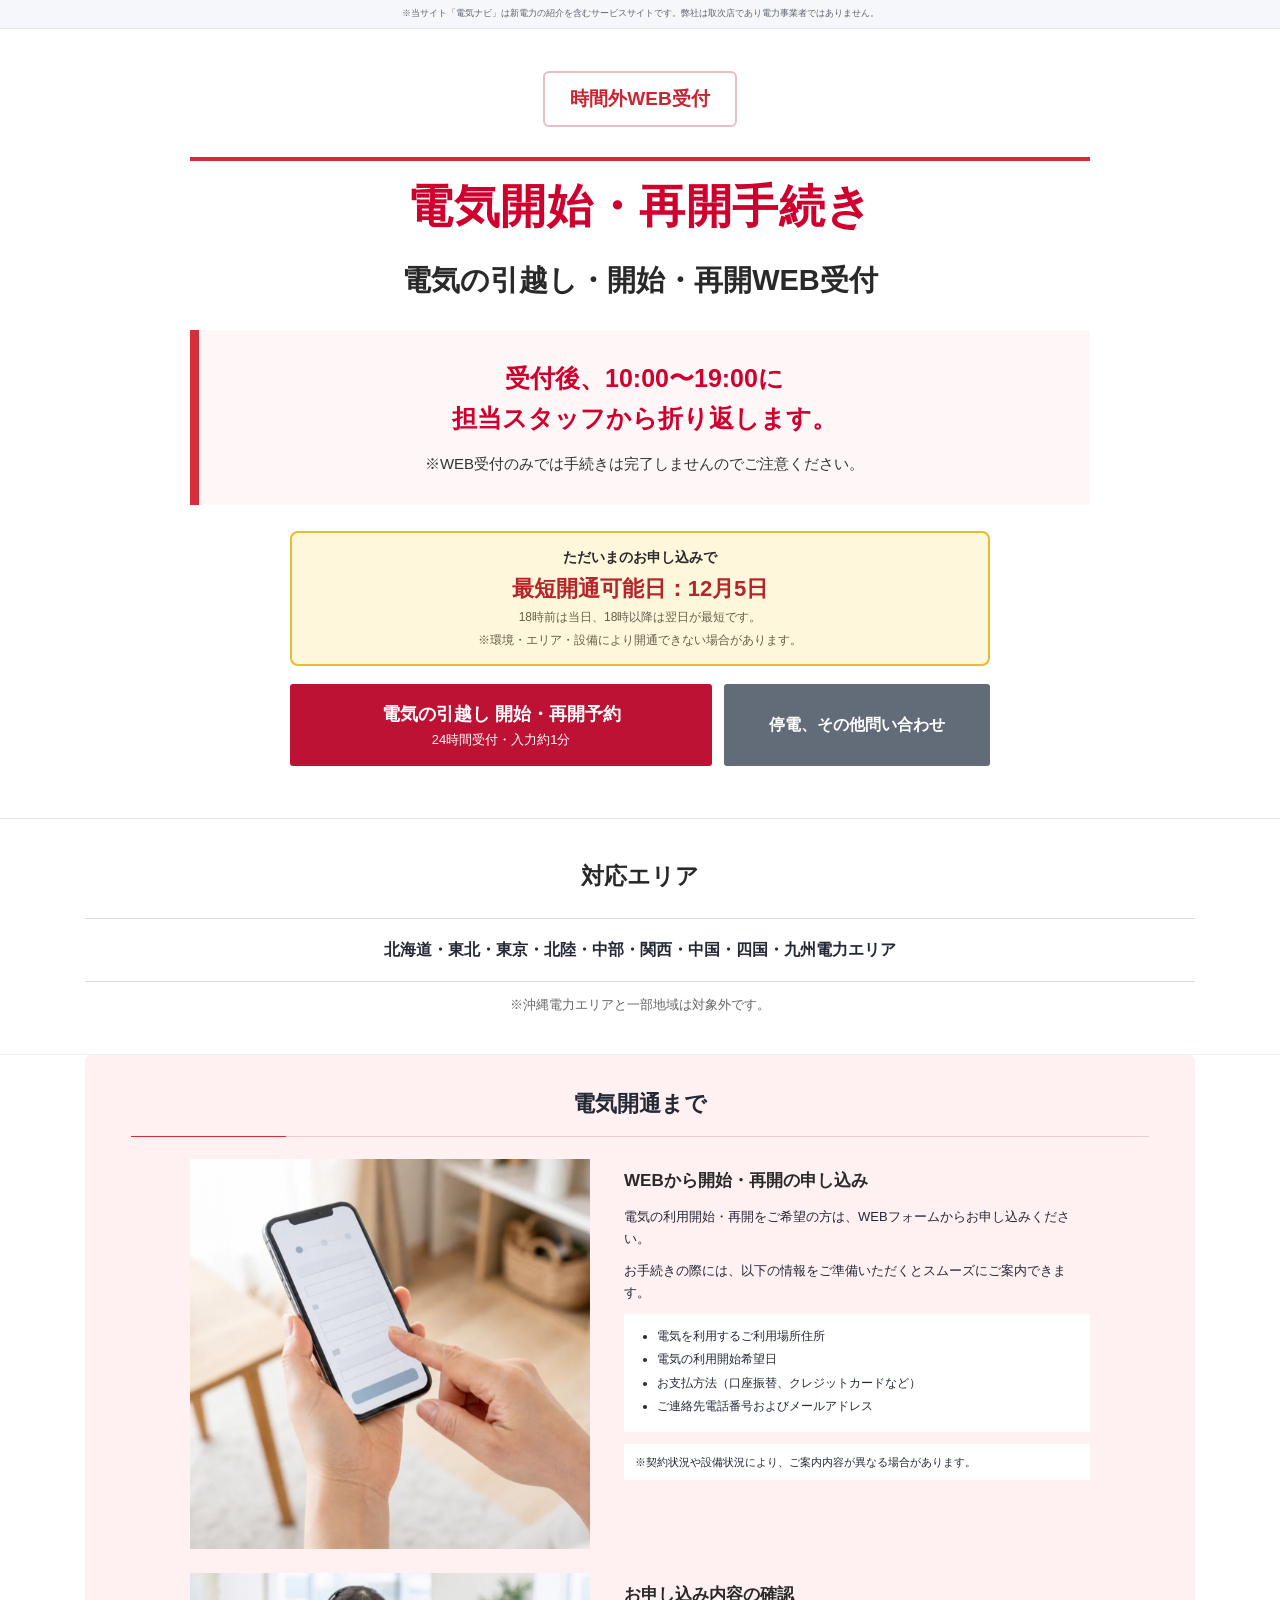
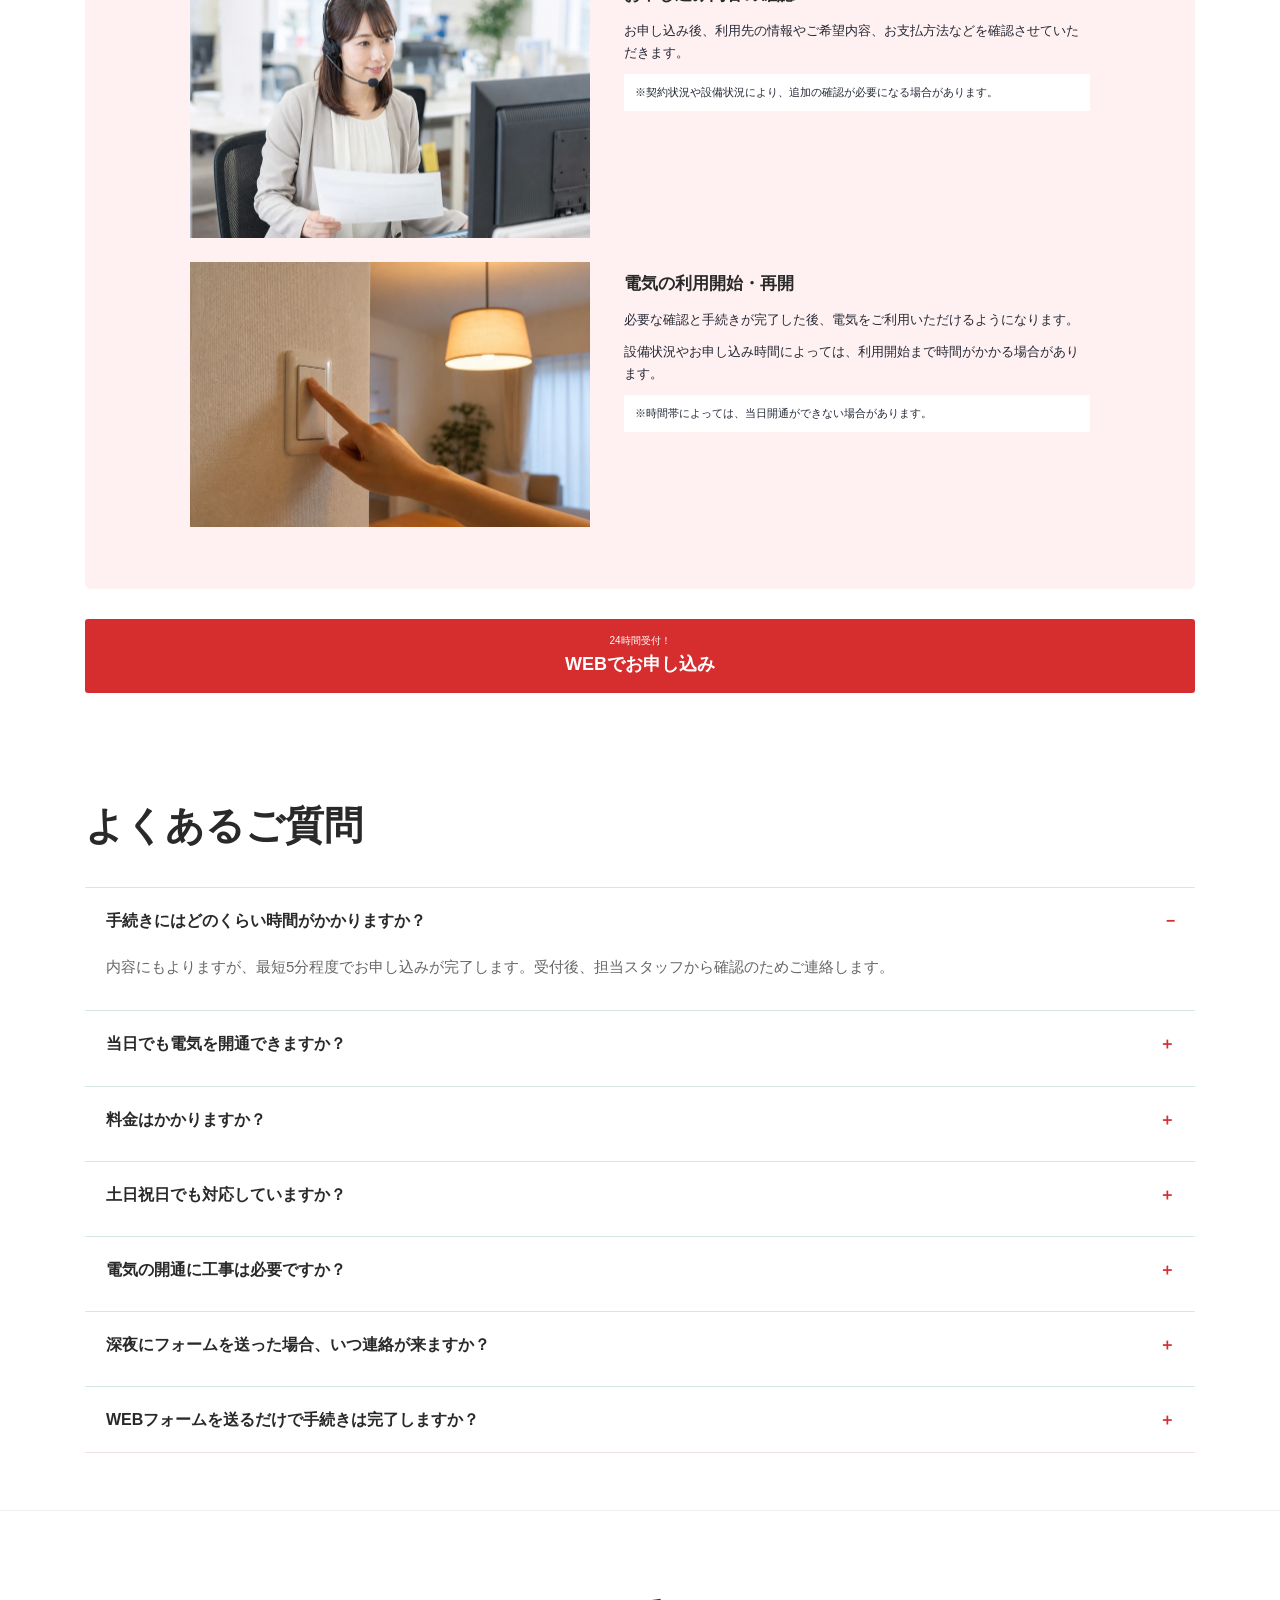
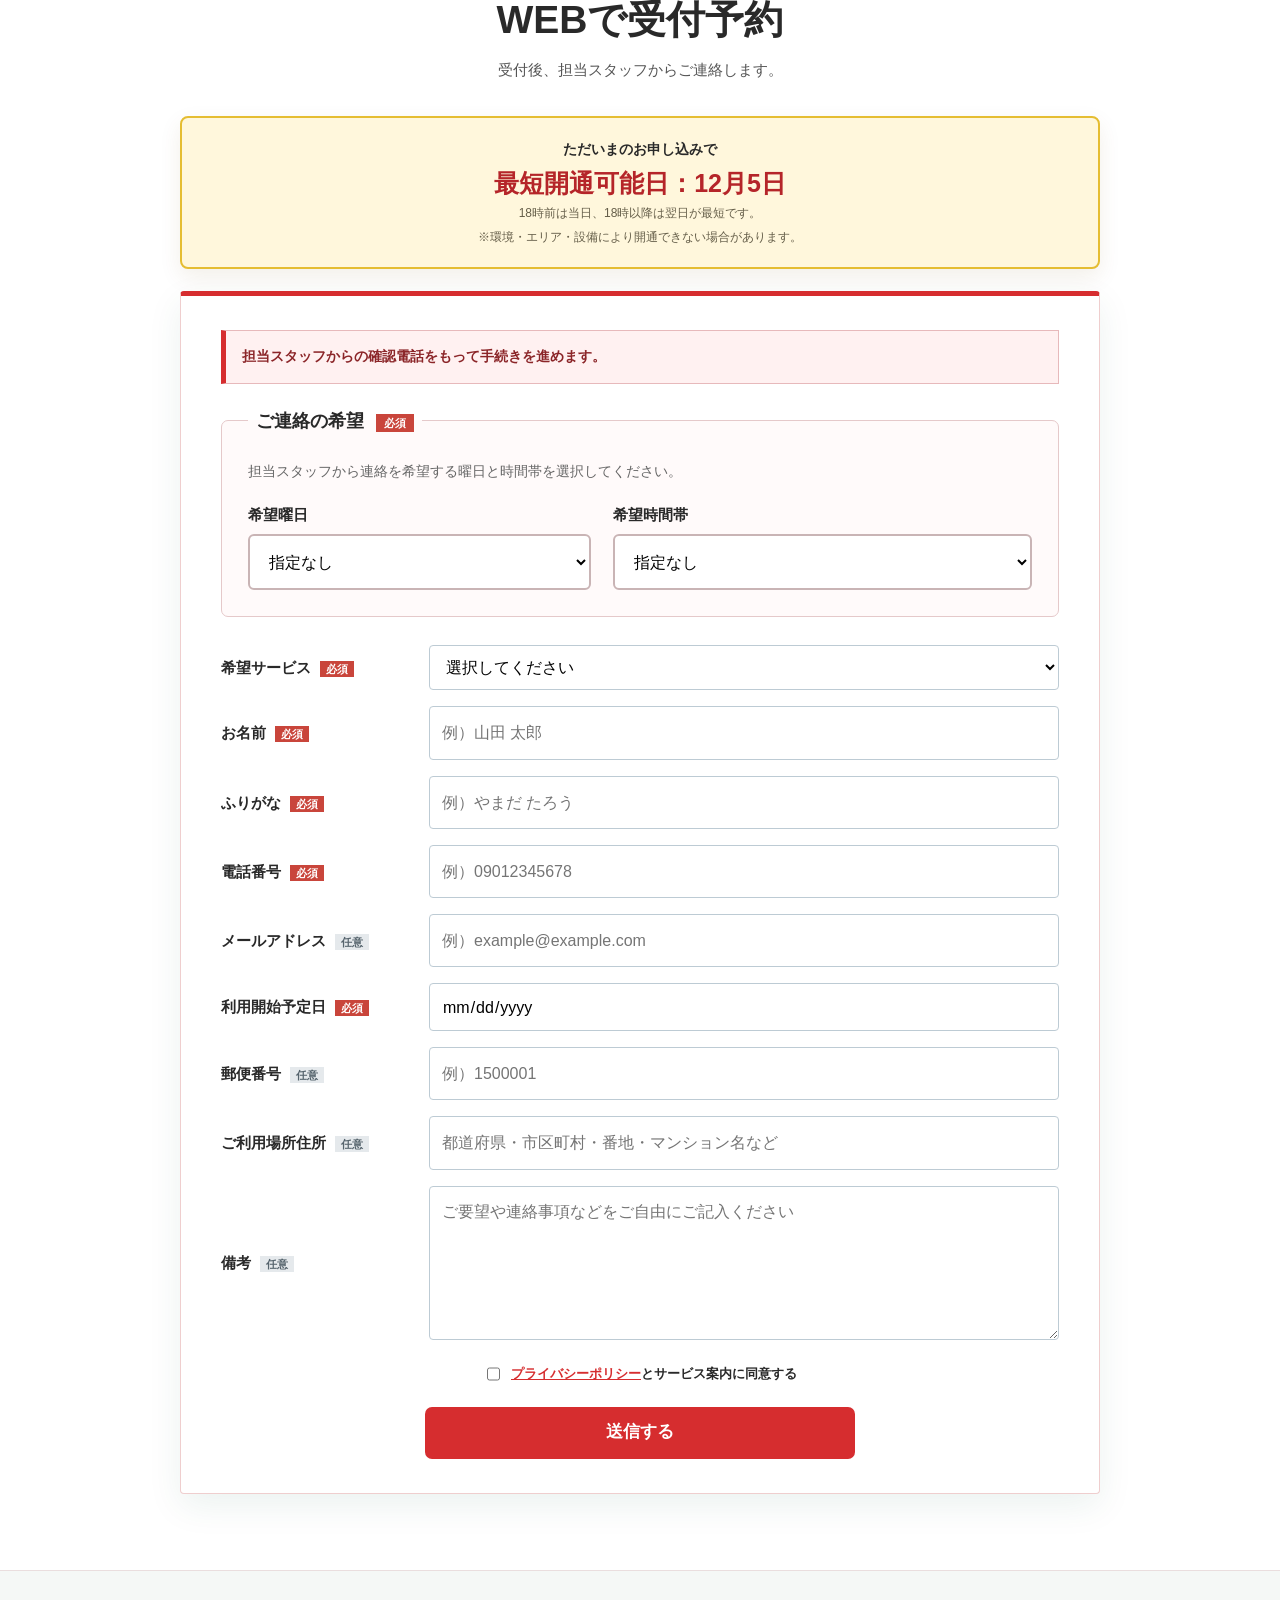
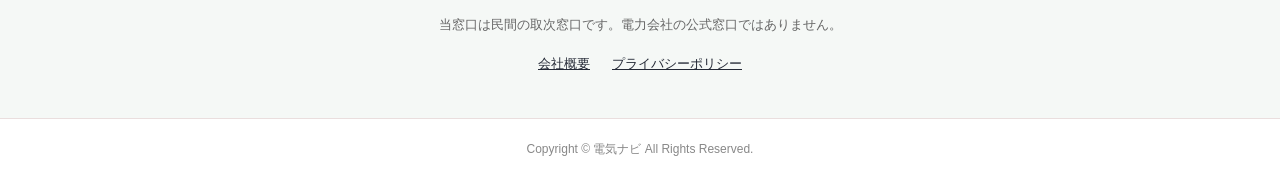
<file: 電気時間外受付窓口_Xサーバーアップロード用_最短開始日あり・メール新形式_20260819/index.html>
<!doctype html>
<html lang="ja">
<head>
  <meta http-equiv="Cache-Control" content="no-cache, no-store, must-revalidate">
  <meta http-equiv="Pragma" content="no-cache">
  <meta http-equiv="Expires" content="0">
  <meta name="theme-color" content="#ffffff">
  <!-- Google Tag Manager -->
  <script>(function(w,d,s,l,i){w[l]=w[l]||[];w[l].push({'gtm.start':
  new Date().getTime(),event:'gtm.js'});var f=d.getElementsByTagName(s)[0],
  j=d.createElement(s),dl=l!='dataLayer'?'&l='+l:'';j.async=true;j.src=
  'https://www.googletagmanager.com/gtm.js?id='+i+dl;f.parentNode.insertBefore(j,f);
  })(window,document,'script','dataLayer','GTM-5XKZRZDS');</script>
  <!-- End Google Tag Manager -->
  <link rel="icon" href="/favicon.png" type="image/png">
  <meta charset="utf-8">
  <meta name="viewport" content="width=device-width,initial-scale=1">
  <meta name="description" content="電気の引越し・開始・再開を24時間WEBで受け付け、10:00〜19:00に担当スタッフから確認のお電話を差し上げます。">
  <title>電気の開通窓口｜24時間WEB受付</title>
  <link rel="stylesheet" href="styles-mobile-split-29.css?v=20260819-start-date-fix-3">
</head>
<body class="night-lp">
  <!-- Google Tag Manager (noscript) -->
  <noscript><iframe src="https://www.googletagmanager.com/ns.html?id=GTM-5XKZRZDS"
  height="0" width="0" style="display:none;visibility:hidden"></iframe></noscript>
  <!-- End Google Tag Manager (noscript) -->
  <div class="notice-bar"><span>※当サイト「電気ナビ」は新電力の紹介を含むサービスサイトです。弊社は取次店であり電力事業者ではありません。</span></div>

  <main id="top">
    <section class="hero night-hero">
      <div class="container hero-grid">
        <div class="hero-copy">
          <h2>時間外WEB受付</h2>
          <h1>電気開始・再開手続き</h1>
          <p class="night-hero-lead">電気の引越し・開始・再開WEB受付</p>
          <div class="night-hero-notice">
            <p class="night-hero-followup"><span>受付後、10:00〜19:00に</span><span>担当スタッフから折り返します。</span></p>
            <p class="night-hero-caution">※WEB受付のみでは手続きは完了しませんのでご注意ください。</p>
          </div>
          <div class="earliest-start hero-earliest-start" role="status" aria-live="polite">
            <span>ただいまのお申し込みで</span>
            <strong><time class="earliest-start-date">最短開始日を確認中です</time></strong>
            <small>18時前は当日、18時以降は翌日が最短です。</small>
            <small>※環境・エリア・設備により開通できない場合があります。</small>
          </div>
          <div class="night-hero-actions">
            <a class="night-primary-cta" href="#form"><strong>電気の引越し 開始・再開予約</strong><small>24時間受付・入力約1分</small></a>
            <button class="night-inquiry-cta modal-open" type="button"><strong>停電、その他問い合わせ</strong></button>
          </div>
        </div>
      </div>
    </section>

    <section class="night-coverage" aria-labelledby="coverage-title">
      <div class="container">
        <div class="night-section-heading"><h2 id="coverage-title">対応エリア</h2></div>
        <p class="coverage-areas">北海道・東北・東京・北陸・中部・関西・中国・四国・九州電力エリア</p>
        <p class="coverage-note">※沖縄電力エリアと一部地域は対象外です。</p>
      </div>
    </section>

    <section class="procedure-flow" id="procedure">
      <div class="container procedure-shell">
        <h2>電気開通まで</h2>
        <ol class="procedure-list">
          <li>
            <div class="procedure-image procedure-image-phone"></div>
            <div class="procedure-copy"><h3>WEBから開始・再開の申し込み</h3><p>電気の利用開始・再開をご希望の方は、WEBフォームからお申し込みください。</p><p>お手続きの際には、以下の情報をご準備いただくとスムーズにご案内できます。</p><ul><li>電気を利用するご利用場所住所</li><li>電気の利用開始希望日</li><li>お支払方法（口座振替、クレジットカードなど）</li><li>ご連絡先電話番号およびメールアドレス</li></ul><p class="procedure-note">※契約状況や設備状況により、ご案内内容が異なる場合があります。</p></div>
          </li>
          <li>
            <div class="procedure-image procedure-image-guide"></div>
            <div class="procedure-copy"><h3>お申し込み内容の確認</h3><p>お申し込み後、利用先の情報やご希望内容、お支払方法などを確認させていただきます。</p><p class="procedure-note">※契約状況や設備状況により、追加の確認が必要になる場合があります。</p></div>
          </li>
          <li>
            <div class="procedure-image procedure-image-complete"></div>
            <div class="procedure-copy"><h3>電気の利用開始・再開</h3><p>必要な確認と手続きが完了した後、電気をご利用いただけるようになります。</p><p>設備状況やお申し込み時間によっては、利用開始まで時間がかかる場合があります。</p><p class="procedure-note">※時間帯によっては、当日開通ができない場合があります。</p></div>
          </li>
        </ol>
      </div>
      <div class="container procedure-cta"><a href="#form"><small>24時間受付！</small><b>WEBでお申し込み</b></a></div>
    </section>

    <section class="section faq" id="faq">
      <div class="container narrow">
        <div class="section-title"><h2>よくあるご質問</h2></div>
        <details open><summary>手続きにはどのくらい時間がかかりますか？</summary><p>内容にもよりますが、最短5分程度でお申し込みが完了します。受付後、担当スタッフから確認のためご連絡します。</p></details>
        <details><summary>当日でも電気を開通できますか？</summary><p>当日でも時間帯によっては、電気の開通が可能です。開通の可否を含め、詳細は担当スタッフからの連絡時にご案内いたします。</p></details>
        <details><summary>料金はかかりますか？</summary><p>手続きサポートは無料です。代行費用や相談料はかかりません。</p></details>
        <details><summary>土日祝日でも対応していますか？</summary><p>はい、土日祝日もWEBから24時間受け付けています。担当スタッフからのご連絡は10:00〜19:00です。</p></details>
        <details><summary>電気の開通に工事は必要ですか？</summary><p>原則として工事は不要です。すでに設備が整っている物件であれば、手続きのみで利用を開始できます。</p></details>
        <details><summary>深夜にフォームを送った場合、いつ連絡が来ますか？</summary><p>10:00〜19:00に担当スタッフからご連絡します。ご希望の曜日・時間帯はフォームから選択できます。</p></details>
        <details><summary>WEBフォームを送るだけで手続きは完了しますか？</summary><p>いいえ。WEB受付後、担当スタッフからの確認電話をもって手続きを進めます。連絡が取れる電話番号をご入力ください。</p></details>
      </div>
    </section>

    <section class="section form-section night-form-section" id="form">
      <div class="container form-container">
        <div class="section-title inverse"><h2>WEBで受付予約</h2><p class="form-heading-note">受付後、担当スタッフからご連絡します。</p></div>
        <div class="earliest-start form-earliest-start" role="status" aria-live="polite">
          <span>ただいまのお申し込みで</span>
          <strong><time class="earliest-start-date">最短開始日を確認中です</time></strong>
          <small>18時前は当日、18時以降は翌日が最短です。</small>
          <small>※環境・エリア・設備により開通できない場合があります。</small>
        </div>
        <form id="contact-form" class="contact-form" action="send.php" method="post" accept-charset="UTF-8">
          <input type="hidden" name="situation" value="時間外・電気の引越し・開始・再開予約">
          <input type="text" name="website" tabindex="-1" autocomplete="off" aria-hidden="true" class="honeypot">
          <p class="form-status-note">担当スタッフからの確認電話をもって手続きを進めます。</p>
          <fieldset class="contact-preference">
            <legend>ご連絡の希望 <span>必須</span></legend>
            <p>担当スタッフから連絡を希望する曜日と時間帯を選択してください。</p>
            <div class="preference-grid">
              <label><span>希望曜日</span><select name="preferred_day" required><option value="指定なし">指定なし</option><option value="平日">平日</option><option value="土日祝">土日祝</option><option value="月曜日">月曜日</option><option value="火曜日">火曜日</option><option value="水曜日">水曜日</option><option value="木曜日">木曜日</option><option value="金曜日">金曜日</option><option value="土曜日">土曜日</option><option value="日曜日">日曜日</option></select></label>
              <label><span>希望時間帯</span><select name="preferred_time" required><option value="指定なし">指定なし</option><option value="10:00-12:00">10:00-12:00</option><option value="12:00-15:00">12:00 - 15:00</option><option value="15:00-18:00">15:00 - 18:00</option><option value="18:00-19:00">18:00 - 19:00</option></select></label>
            </div>
          </fieldset>
          <label><span>希望サービス <i>必須</i></span><select name="preferred_service" required><option value="" selected disabled>選択してください</option><option value="電気(新規・引越し)">電気(新規・引越し)</option><option value="電気(再開)">電気(再開)</option><option value="電気・ガス">電気・ガス</option></select></label>
          <label><span>お名前 <i>必須</i></span><input name="name" type="text" required autocomplete="name" placeholder="例）山田 太郎"></label>
          <label><span>ふりがな <i>必須</i></span><input name="name_kana" type="text" required placeholder="例）やまだ たろう"></label>
          <label><span>電話番号 <i>必須</i></span><input name="tel" type="tel" required autocomplete="tel" inputmode="tel" placeholder="例）09012345678"></label>
          <label><span>メールアドレス <i class="optional">任意</i></span><input name="email" type="email" autocomplete="email" placeholder="例）example@example.com"></label>
          <label><span>利用開始予定日 <i>必須</i></span><input name="start_date" type="date" required></label>
          <label><span>郵便番号 <i class="optional">任意</i></span><input name="postal" type="text" autocomplete="postal-code" inputmode="numeric" placeholder="例）1500001"></label>
          <label><span>ご利用場所住所 <i class="optional">任意</i></span><input name="address" type="text" autocomplete="street-address" placeholder="都道府県・市区町村・番地・マンション名など"></label>
          <label><span>備考 <i class="optional">任意</i></span><textarea name="remarks" rows="5" placeholder="ご要望や連絡事項などをご自由にご記入ください"></textarea></label>
          <label class="privacy"><input type="checkbox" name="privacy_agreement" value="1" required><span><a href="privacy.html" target="_blank" rel="noopener noreferrer">プライバシーポリシー</a>とサービス案内に同意する</span></label>
          <button type="submit">送信する</button>
        </form>
      </div>
    </section>

    <section class="operator-info"><div class="container narrow"><p>当窓口は民間の取次窓口です。電力会社の公式窓口ではありません。</p><nav><a href="company.html">会社概要</a><a href="privacy.html">プライバシーポリシー</a></nav></div></section>
  </main>

  <footer><p>Copyright © 電気ナビ All Rights Reserved.</p></footer>
  <div class="sticky-cta night-sticky"><span class="night-sticky-label">24時間受付・入力約1分</span><a class="night-sticky-primary" href="#form"><b style="font-size:17px!important;font-weight:900!important;line-height:1.35!important;letter-spacing:-.02em!important">WEBで申し込み</b></a></div>
  <div class="cancel-modal" id="cancel-guide" role="dialog" aria-modal="true" aria-labelledby="cancel-guide-title" aria-hidden="true">
    <div class="cancel-modal-backdrop" data-modal-close></div>
    <div class="cancel-modal-card" role="document">
      <button class="cancel-modal-close" type="button" aria-label="閉じる" data-modal-close>×</button>
      <span class="cancel-modal-label">停電・その他のお問い合わせ</span>
      <h2 id="cancel-guide-title">契約している電力会社を<br>選択してください</h2>
      <p>各電力会社の公式問い合わせページが開きます。</p>
      <div class="power-company-grid">
        <a href="https://www.hepco.co.jp/home/move/move01.html" target="_blank" rel="noopener noreferrer">北海道電力</a>
        <a href="https://www.tohoku-epco.co.jp/dprivate/inquery/call/" target="_blank" rel="noopener noreferrer">東北電力</a>
        <a class="power-company-tokyo" href="https://www.tepco.co.jp/ep/support/index-j.html" target="_blank" rel="noopener noreferrer">東京電力</a>
        <a href="https://www.rikuden.co.jp/tetsuzuki/" target="_blank" rel="noopener noreferrer">北陸電力</a>
        <a href="https://miraiz.chuden.co.jp/home/procedures/" target="_blank" rel="noopener noreferrer">中部電力</a>
        <a href="https://kepco.jp/faq/otoiawase/#tel" target="_blank" rel="noopener noreferrer">関西電力</a>
        <a href="https://www.energia.co.jp/office/add-sales.html" target="_blank" rel="noopener noreferrer">中国電力</a>
        <a href="https://www.yonden.co.jp/faq/tel.html" target="_blank" rel="noopener noreferrer">四国電力</a>
        <a href="https://customer.kyuden.co.jp/ja/moving/process.html" target="_blank" rel="noopener noreferrer">九州電力</a>
      </div>
      <button class="cancel-modal-button" type="button" data-modal-close>閉じる</button>
    </div>
  </div>
  <script src="script.js?v=20260819-start-date-date-input-2"></script>
</body>
</html>
</file>
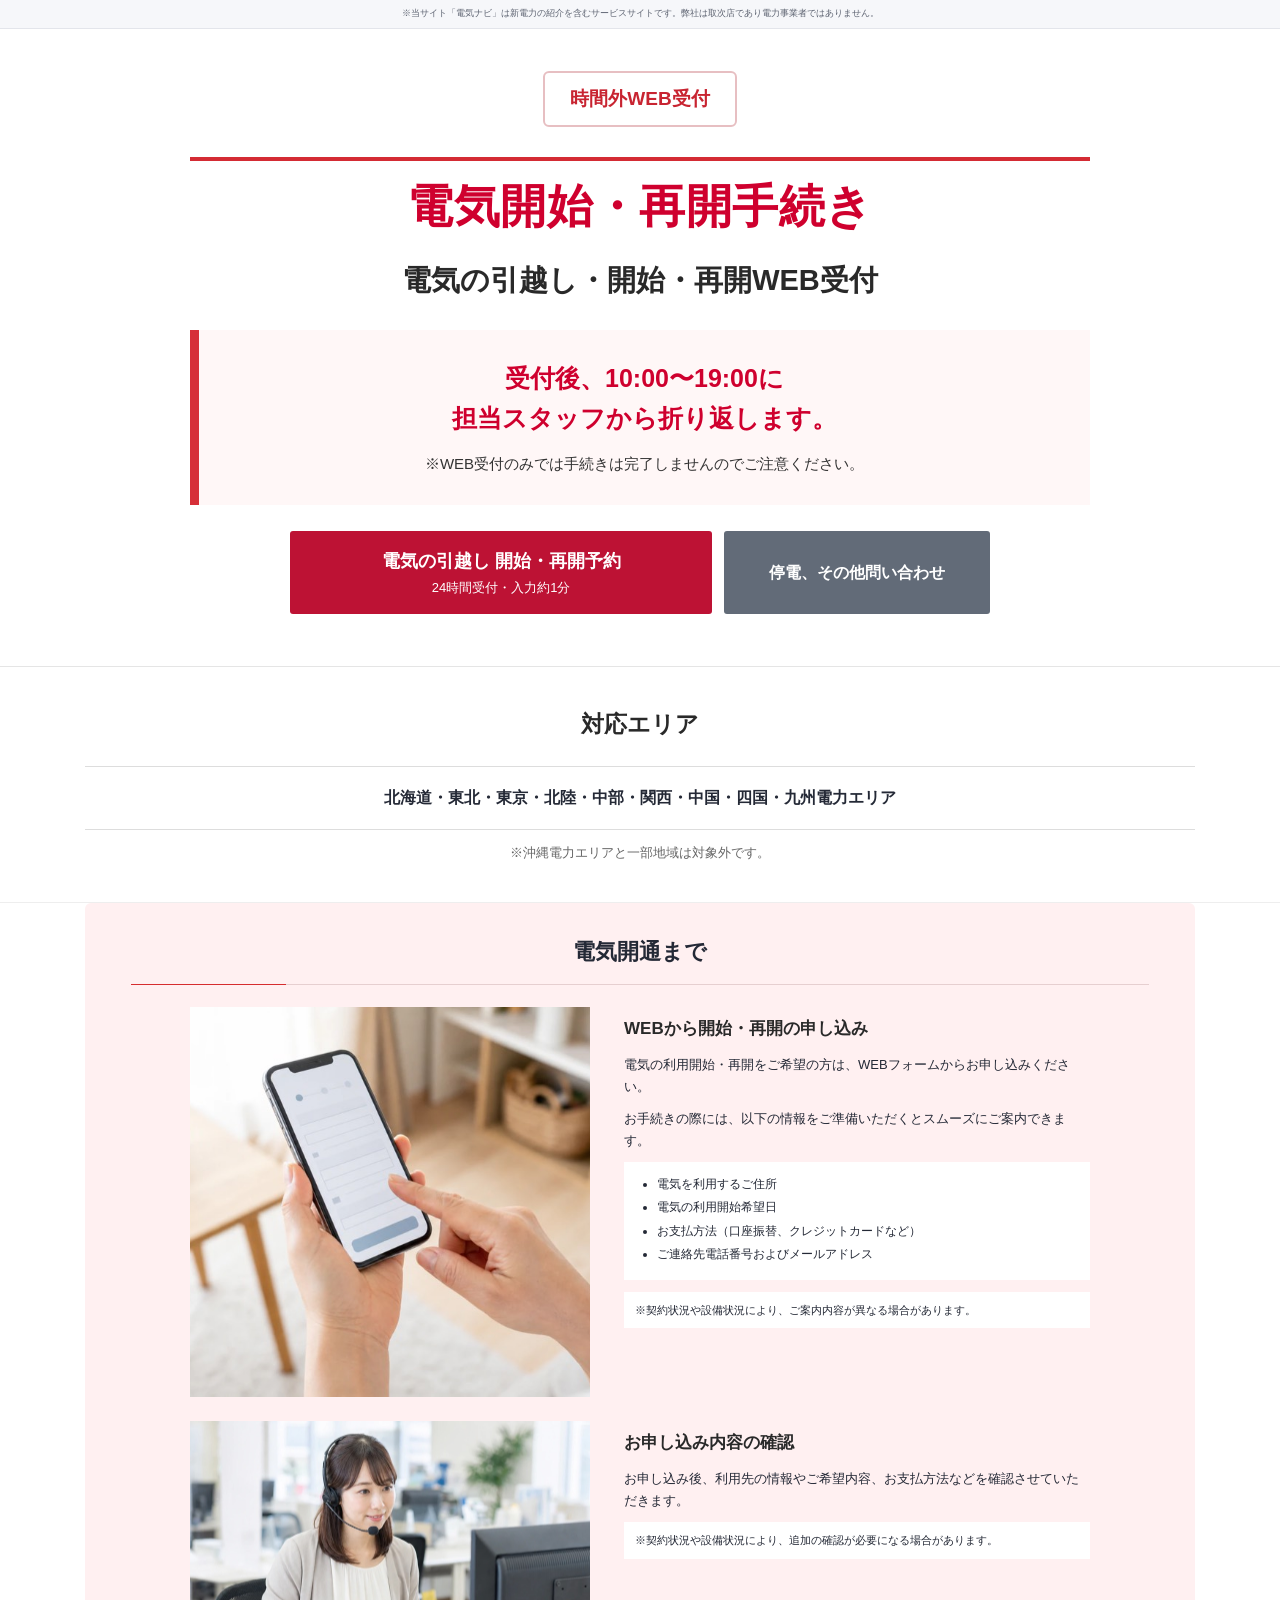
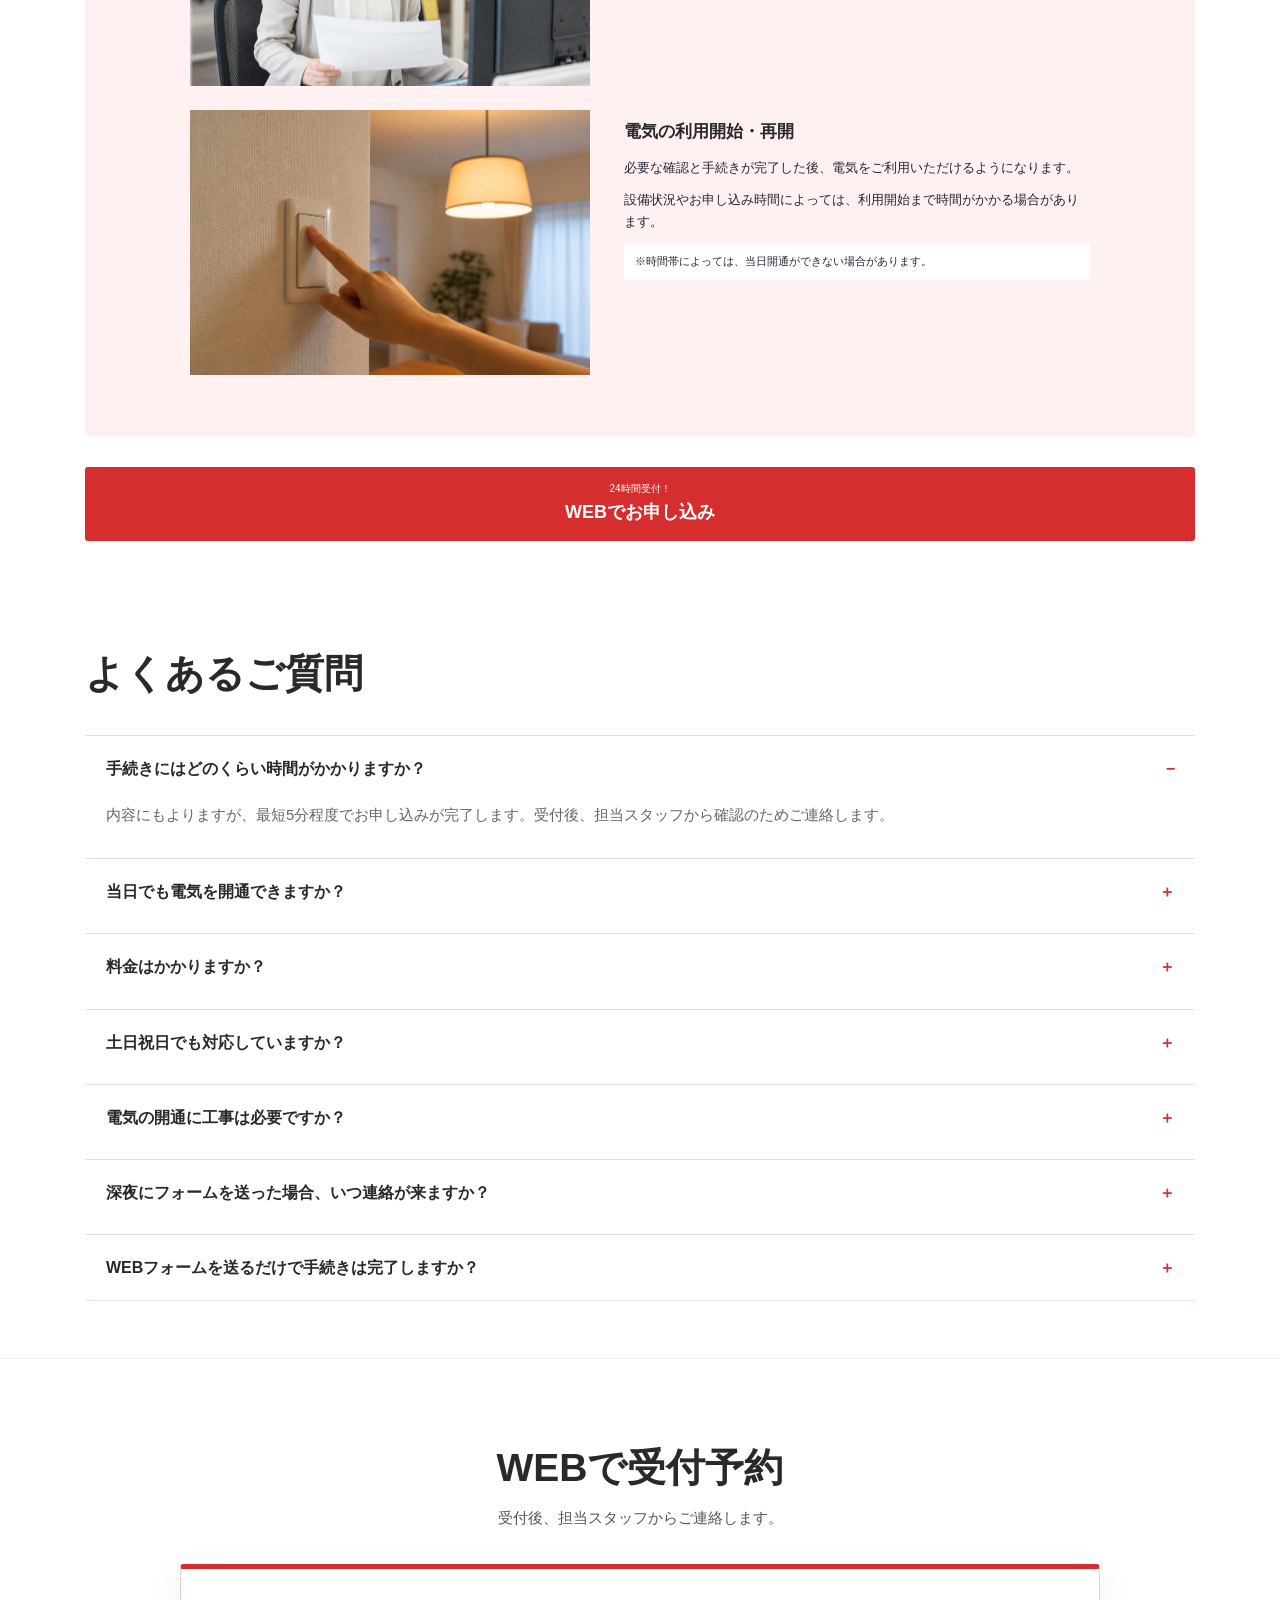
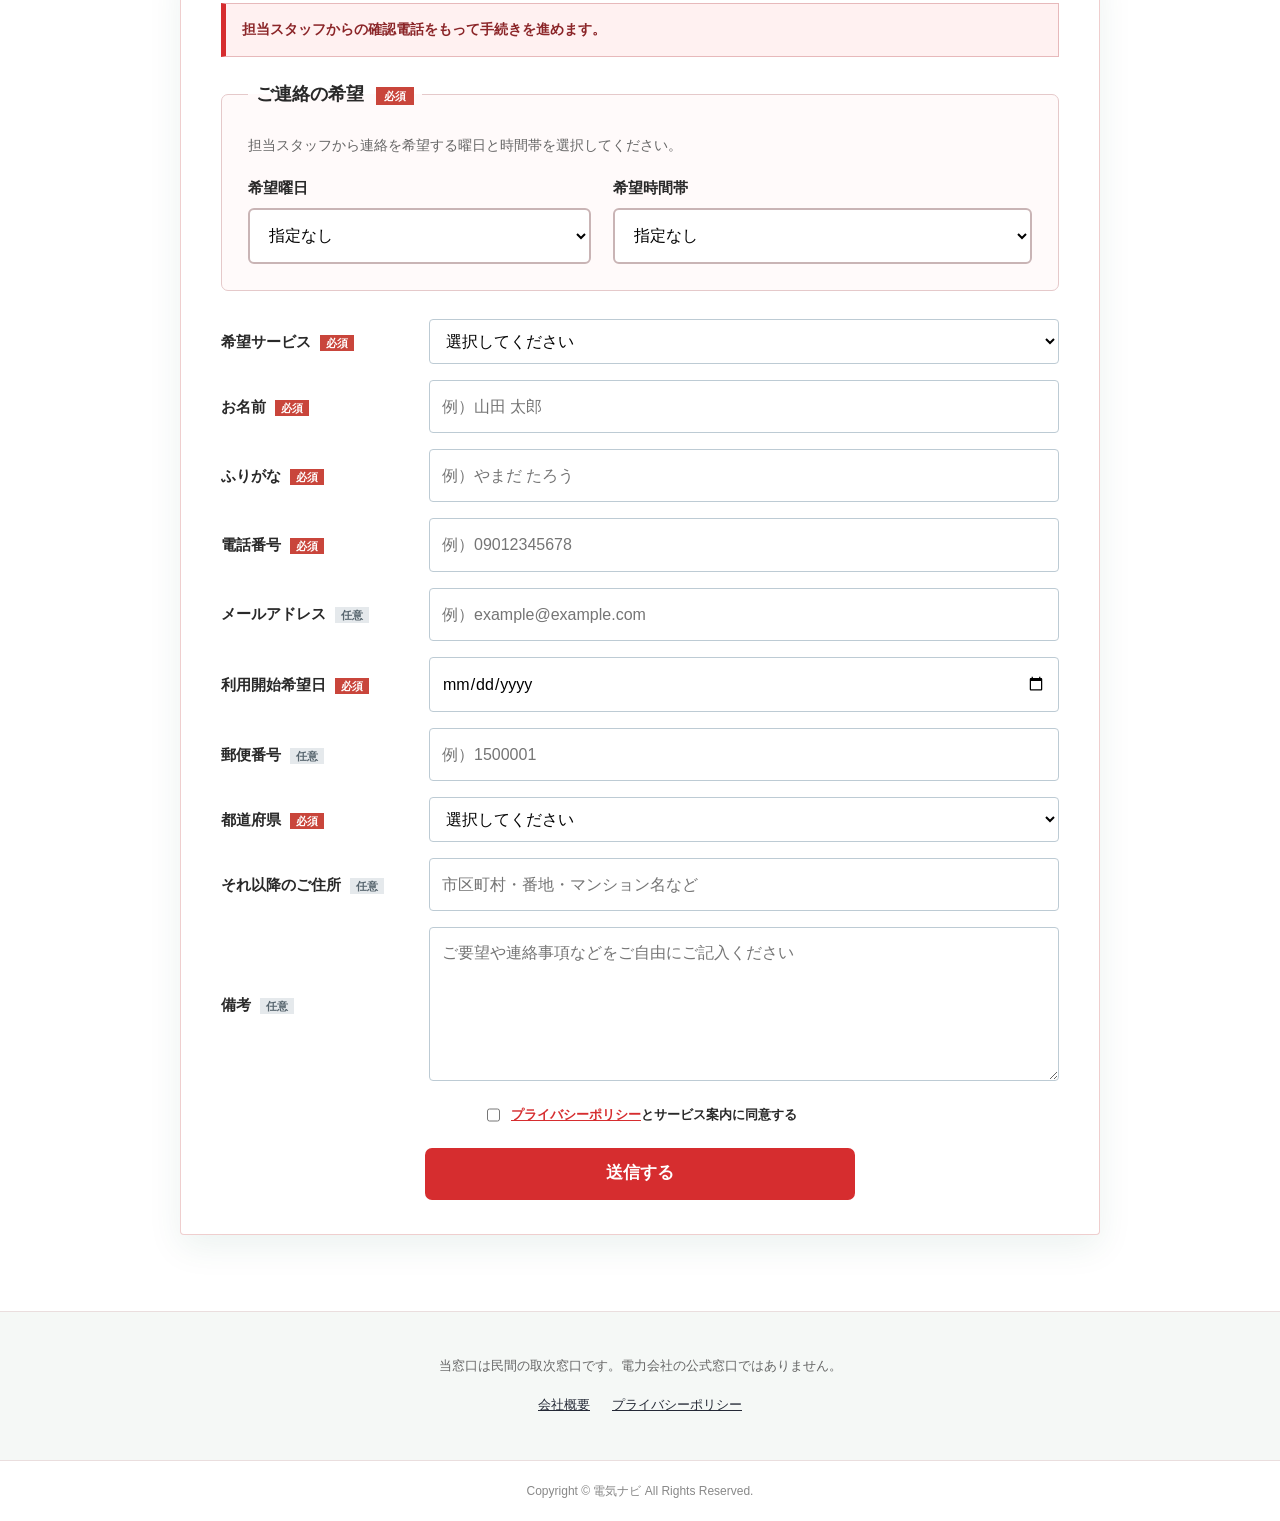
<file: 電気時間外受付窓口_Xサーバーアップロード用_最短開始日なし・メール新形式_20260813/index.html>
<!doctype html>
<html lang="ja">
<head>
  <meta http-equiv="Cache-Control" content="no-cache, no-store, must-revalidate">
  <meta http-equiv="Pragma" content="no-cache">
  <meta http-equiv="Expires" content="0">
  <meta name="theme-color" content="#ffffff">
  <!-- Google Tag Manager -->
  <script>(function(w,d,s,l,i){w[l]=w[l]||[];w[l].push({'gtm.start':
  new Date().getTime(),event:'gtm.js'});var f=d.getElementsByTagName(s)[0],
  j=d.createElement(s),dl=l!='dataLayer'?'&l='+l:'';j.async=true;j.src=
  'https://www.googletagmanager.com/gtm.js?id='+i+dl;f.parentNode.insertBefore(j,f);
  })(window,document,'script','dataLayer','GTM-5XKZRZDS');</script>
  <!-- End Google Tag Manager -->
  <link rel="icon" href="/favicon.png" type="image/png">
  <meta charset="utf-8">
  <meta name="viewport" content="width=device-width,initial-scale=1">
  <meta name="description" content="電気の引越し・開始・再開を24時間WEBで受け付け、10:00〜19:00に担当スタッフから確認のお電話を差し上げます。">
  <title>電気の開通窓口｜24時間WEB受付</title>
  <link rel="stylesheet" href="styles-mobile-split-29.css?v=20260813-first-view-4">
</head>
<body class="night-lp">
  <!-- Google Tag Manager (noscript) -->
  <noscript><iframe src="https://www.googletagmanager.com/ns.html?id=GTM-5XKZRZDS"
  height="0" width="0" style="display:none;visibility:hidden"></iframe></noscript>
  <!-- End Google Tag Manager (noscript) -->
  <div class="notice-bar"><span>※当サイト「電気ナビ」は新電力の紹介を含むサービスサイトです。弊社は取次店であり電力事業者ではありません。</span></div>

  <main id="top">
    <section class="hero night-hero">
      <div class="container hero-grid">
        <div class="hero-copy">
          <h2>時間外WEB受付</h2>
          <h1>電気開始・再開手続き</h1>
          <p class="night-hero-lead">電気の引越し・開始・再開WEB受付</p>
          <div class="night-hero-notice">
            <p class="night-hero-followup"><span>受付後、10:00〜19:00に</span><span>担当スタッフから折り返します。</span></p>
            <p class="night-hero-caution">※WEB受付のみでは手続きは完了しませんのでご注意ください。</p>
          </div>
          <div class="night-hero-actions">
            <a class="night-primary-cta" href="#form"><strong>電気の引越し 開始・再開予約</strong><small>24時間受付・入力約1分</small></a>
            <button class="night-inquiry-cta modal-open" type="button"><strong>停電、その他問い合わせ</strong></button>
          </div>
        </div>
      </div>
    </section>

    <section class="night-coverage" aria-labelledby="coverage-title">
      <div class="container">
        <div class="night-section-heading"><h2 id="coverage-title">対応エリア</h2></div>
        <p class="coverage-areas">北海道・東北・東京・北陸・中部・関西・中国・四国・九州電力エリア</p>
        <p class="coverage-note">※沖縄電力エリアと一部地域は対象外です。</p>
      </div>
    </section>

    <section class="procedure-flow" id="procedure">
      <div class="container procedure-shell">
        <h2>電気開通まで</h2>
        <ol class="procedure-list">
          <li>
            <div class="procedure-image procedure-image-phone"></div>
            <div class="procedure-copy"><h3>WEBから開始・再開の申し込み</h3><p>電気の利用開始・再開をご希望の方は、WEBフォームからお申し込みください。</p><p>お手続きの際には、以下の情報をご準備いただくとスムーズにご案内できます。</p><ul><li>電気を利用するご住所</li><li>電気の利用開始希望日</li><li>お支払方法（口座振替、クレジットカードなど）</li><li>ご連絡先電話番号およびメールアドレス</li></ul><p class="procedure-note">※契約状況や設備状況により、ご案内内容が異なる場合があります。</p></div>
          </li>
          <li>
            <div class="procedure-image procedure-image-guide"></div>
            <div class="procedure-copy"><h3>お申し込み内容の確認</h3><p>お申し込み後、利用先の情報やご希望内容、お支払方法などを確認させていただきます。</p><p class="procedure-note">※契約状況や設備状況により、追加の確認が必要になる場合があります。</p></div>
          </li>
          <li>
            <div class="procedure-image procedure-image-complete"></div>
            <div class="procedure-copy"><h3>電気の利用開始・再開</h3><p>必要な確認と手続きが完了した後、電気をご利用いただけるようになります。</p><p>設備状況やお申し込み時間によっては、利用開始まで時間がかかる場合があります。</p><p class="procedure-note">※時間帯によっては、当日開通ができない場合があります。</p></div>
          </li>
        </ol>
      </div>
      <div class="container procedure-cta"><a href="#form"><small>24時間受付！</small><b>WEBでお申し込み</b></a></div>
    </section>

    <section class="section faq" id="faq">
      <div class="container narrow">
        <div class="section-title"><h2>よくあるご質問</h2></div>
        <details open><summary>手続きにはどのくらい時間がかかりますか？</summary><p>内容にもよりますが、最短5分程度でお申し込みが完了します。受付後、担当スタッフから確認のためご連絡します。</p></details>
        <details><summary>当日でも電気を開通できますか？</summary><p>当日でも時間帯によっては、電気の開通が可能です。開通の可否を含め、詳細は担当スタッフからの連絡時にご案内いたします。</p></details>
        <details><summary>料金はかかりますか？</summary><p>手続きサポートは無料です。代行費用や相談料はかかりません。</p></details>
        <details><summary>土日祝日でも対応していますか？</summary><p>はい、土日祝日もWEBから24時間受け付けています。担当スタッフからのご連絡は10:00〜19:00です。</p></details>
        <details><summary>電気の開通に工事は必要ですか？</summary><p>原則として工事は不要です。すでに設備が整っている物件であれば、手続きのみで利用を開始できます。</p></details>
        <details><summary>深夜にフォームを送った場合、いつ連絡が来ますか？</summary><p>10:00〜19:00に担当スタッフからご連絡します。ご希望の曜日・時間帯はフォームから選択できます。</p></details>
        <details><summary>WEBフォームを送るだけで手続きは完了しますか？</summary><p>いいえ。WEB受付後、担当スタッフからの確認電話をもって手続きを進めます。連絡が取れる電話番号をご入力ください。</p></details>
      </div>
    </section>

    <section class="section form-section night-form-section" id="form">
      <div class="container form-container">
        <div class="section-title inverse"><h2>WEBで受付予約</h2><p class="form-heading-note">受付後、担当スタッフからご連絡します。</p></div>
        <form id="contact-form" class="contact-form" action="send.php" method="post" accept-charset="UTF-8">
          <input type="hidden" name="situation" value="時間外・電気の引越し・開始・再開予約">
          <input type="text" name="website" tabindex="-1" autocomplete="off" aria-hidden="true" class="honeypot">
          <p class="form-status-note">担当スタッフからの確認電話をもって手続きを進めます。</p>
          <fieldset class="contact-preference">
            <legend>ご連絡の希望 <span>必須</span></legend>
            <p>担当スタッフから連絡を希望する曜日と時間帯を選択してください。</p>
            <div class="preference-grid">
              <label><span>希望曜日</span><select name="preferred_day" required><option value="指定なし">指定なし</option><option value="平日">平日</option><option value="土日祝">土日祝</option><option value="月曜日">月曜日</option><option value="火曜日">火曜日</option><option value="水曜日">水曜日</option><option value="木曜日">木曜日</option><option value="金曜日">金曜日</option><option value="土曜日">土曜日</option><option value="日曜日">日曜日</option></select></label>
              <label><span>希望時間帯</span><select name="preferred_time" required><option value="指定なし">指定なし</option><option value="10:00-12:00">10:00-12:00</option><option value="12:00-15:00">12:00 - 15:00</option><option value="15:00-18:00">15:00 - 18:00</option><option value="18:00-19:00">18:00 - 19:00</option></select></label>
            </div>
          </fieldset>
          <label><span>希望サービス <i>必須</i></span><select name="preferred_service" required><option value="" selected disabled>選択してください</option><option value="電気(新規・引越し)">電気(新規・引越し)</option><option value="電気(再開)">電気(再開)</option><option value="電気・ガス">電気・ガス</option></select></label>
          <label><span>お名前 <i>必須</i></span><input name="name" type="text" required autocomplete="name" placeholder="例）山田 太郎"></label>
          <label><span>ふりがな <i>必須</i></span><input name="name_kana" type="text" required placeholder="例）やまだ たろう"></label>
          <label><span>電話番号 <i>必須</i></span><input name="tel" type="tel" required autocomplete="tel" inputmode="tel" placeholder="例）09012345678"></label>
          <label><span>メールアドレス <i class="optional">任意</i></span><input name="email" type="email" autocomplete="email" placeholder="例）example@example.com"></label>
          <label><span>利用開始希望日 <i>必須</i></span><input name="start_date" type="date" required autocomplete="off"></label>
          <label><span>郵便番号 <i class="optional">任意</i></span><input name="postal" type="text" autocomplete="postal-code" inputmode="numeric" placeholder="例）1500001"></label>
          <label><span>都道府県 <i>必須</i></span><select name="prefecture" autocomplete="address-level1" required><option value="" selected disabled>選択してください</option><option value="北海道">北海道</option><option value="青森県">青森県</option><option value="岩手県">岩手県</option><option value="宮城県">宮城県</option><option value="秋田県">秋田県</option><option value="山形県">山形県</option><option value="福島県">福島県</option><option value="茨城県">茨城県</option><option value="栃木県">栃木県</option><option value="群馬県">群馬県</option><option value="埼玉県">埼玉県</option><option value="千葉県">千葉県</option><option value="東京都">東京都</option><option value="神奈川県">神奈川県</option><option value="新潟県">新潟県</option><option value="富山県">富山県</option><option value="石川県">石川県</option><option value="福井県">福井県</option><option value="山梨県">山梨県</option><option value="長野県">長野県</option><option value="岐阜県">岐阜県</option><option value="静岡県">静岡県</option><option value="愛知県">愛知県</option><option value="三重県">三重県</option><option value="滋賀県">滋賀県</option><option value="京都府">京都府</option><option value="大阪府">大阪府</option><option value="兵庫県">兵庫県</option><option value="奈良県">奈良県</option><option value="和歌山県">和歌山県</option><option value="鳥取県">鳥取県</option><option value="島根県">島根県</option><option value="岡山県">岡山県</option><option value="広島県">広島県</option><option value="山口県">山口県</option><option value="徳島県">徳島県</option><option value="香川県">香川県</option><option value="愛媛県">愛媛県</option><option value="高知県">高知県</option><option value="福岡県">福岡県</option><option value="佐賀県">佐賀県</option><option value="長崎県">長崎県</option><option value="熊本県">熊本県</option><option value="大分県">大分県</option><option value="宮崎県">宮崎県</option><option value="鹿児島県">鹿児島県</option><option value="沖縄県">沖縄県</option></select></label>
          <label><span>それ以降のご住所 <i class="optional">任意</i></span><input name="address" type="text" autocomplete="address-line1" placeholder="市区町村・番地・マンション名など"></label>
          <label><span>備考 <i class="optional">任意</i></span><textarea name="remarks" rows="5" placeholder="ご要望や連絡事項などをご自由にご記入ください"></textarea></label>
          <label class="privacy"><input type="checkbox" name="privacy_agreement" value="1" required><span><a href="privacy.html" target="_blank" rel="noopener noreferrer">プライバシーポリシー</a>とサービス案内に同意する</span></label>
          <button type="submit">送信する</button>
        </form>
      </div>
    </section>

    <section class="operator-info"><div class="container narrow"><p>当窓口は民間の取次窓口です。電力会社の公式窓口ではありません。</p><nav><a href="company.html">会社概要</a><a href="privacy.html">プライバシーポリシー</a></nav></div></section>
  </main>

  <footer><p>Copyright © 電気ナビ All Rights Reserved.</p></footer>
  <div class="sticky-cta night-sticky"><span class="night-sticky-label">24時間受付・入力約1分</span><a class="night-sticky-primary" href="#form"><b style="font-size:17px!important;font-weight:900!important;line-height:1.35!important;letter-spacing:-.02em!important">WEBで申し込み</b></a></div>
  <div class="cancel-modal" id="cancel-guide" role="dialog" aria-modal="true" aria-labelledby="cancel-guide-title" aria-hidden="true">
    <div class="cancel-modal-backdrop" data-modal-close></div>
    <div class="cancel-modal-card" role="document">
      <button class="cancel-modal-close" type="button" aria-label="閉じる" data-modal-close>×</button>
      <span class="cancel-modal-label">停電・その他のお問い合わせ</span>
      <h2 id="cancel-guide-title">契約している電力会社を<br>選択してください</h2>
      <p>各電力会社の公式問い合わせページが開きます。</p>
      <div class="power-company-grid">
        <a href="https://www.hepco.co.jp/home/move/move01.html" target="_blank" rel="noopener noreferrer">北海道電力</a>
        <a href="https://www.tohoku-epco.co.jp/dprivate/inquery/call/" target="_blank" rel="noopener noreferrer">東北電力</a>
        <a class="power-company-tokyo" href="https://www.tepco.co.jp/ep/support/index-j.html" target="_blank" rel="noopener noreferrer">東京電力</a>
        <a href="https://www.rikuden.co.jp/tetsuzuki/" target="_blank" rel="noopener noreferrer">北陸電力</a>
        <a href="https://miraiz.chuden.co.jp/home/procedures/" target="_blank" rel="noopener noreferrer">中部電力</a>
        <a href="https://kepco.jp/faq/otoiawase/#tel" target="_blank" rel="noopener noreferrer">関西電力</a>
        <a href="https://www.energia.co.jp/office/add-sales.html" target="_blank" rel="noopener noreferrer">中国電力</a>
        <a href="https://www.yonden.co.jp/faq/tel.html" target="_blank" rel="noopener noreferrer">四国電力</a>
        <a href="https://customer.kyuden.co.jp/ja/moving/process.html" target="_blank" rel="noopener noreferrer">九州電力</a>
      </div>
      <button class="cancel-modal-button" type="button" data-modal-close>閉じる</button>
    </div>
  </div>
  <script src="script.js?v=20260813-no-earliest-start-1"></script>
</body>
</html>
</file>
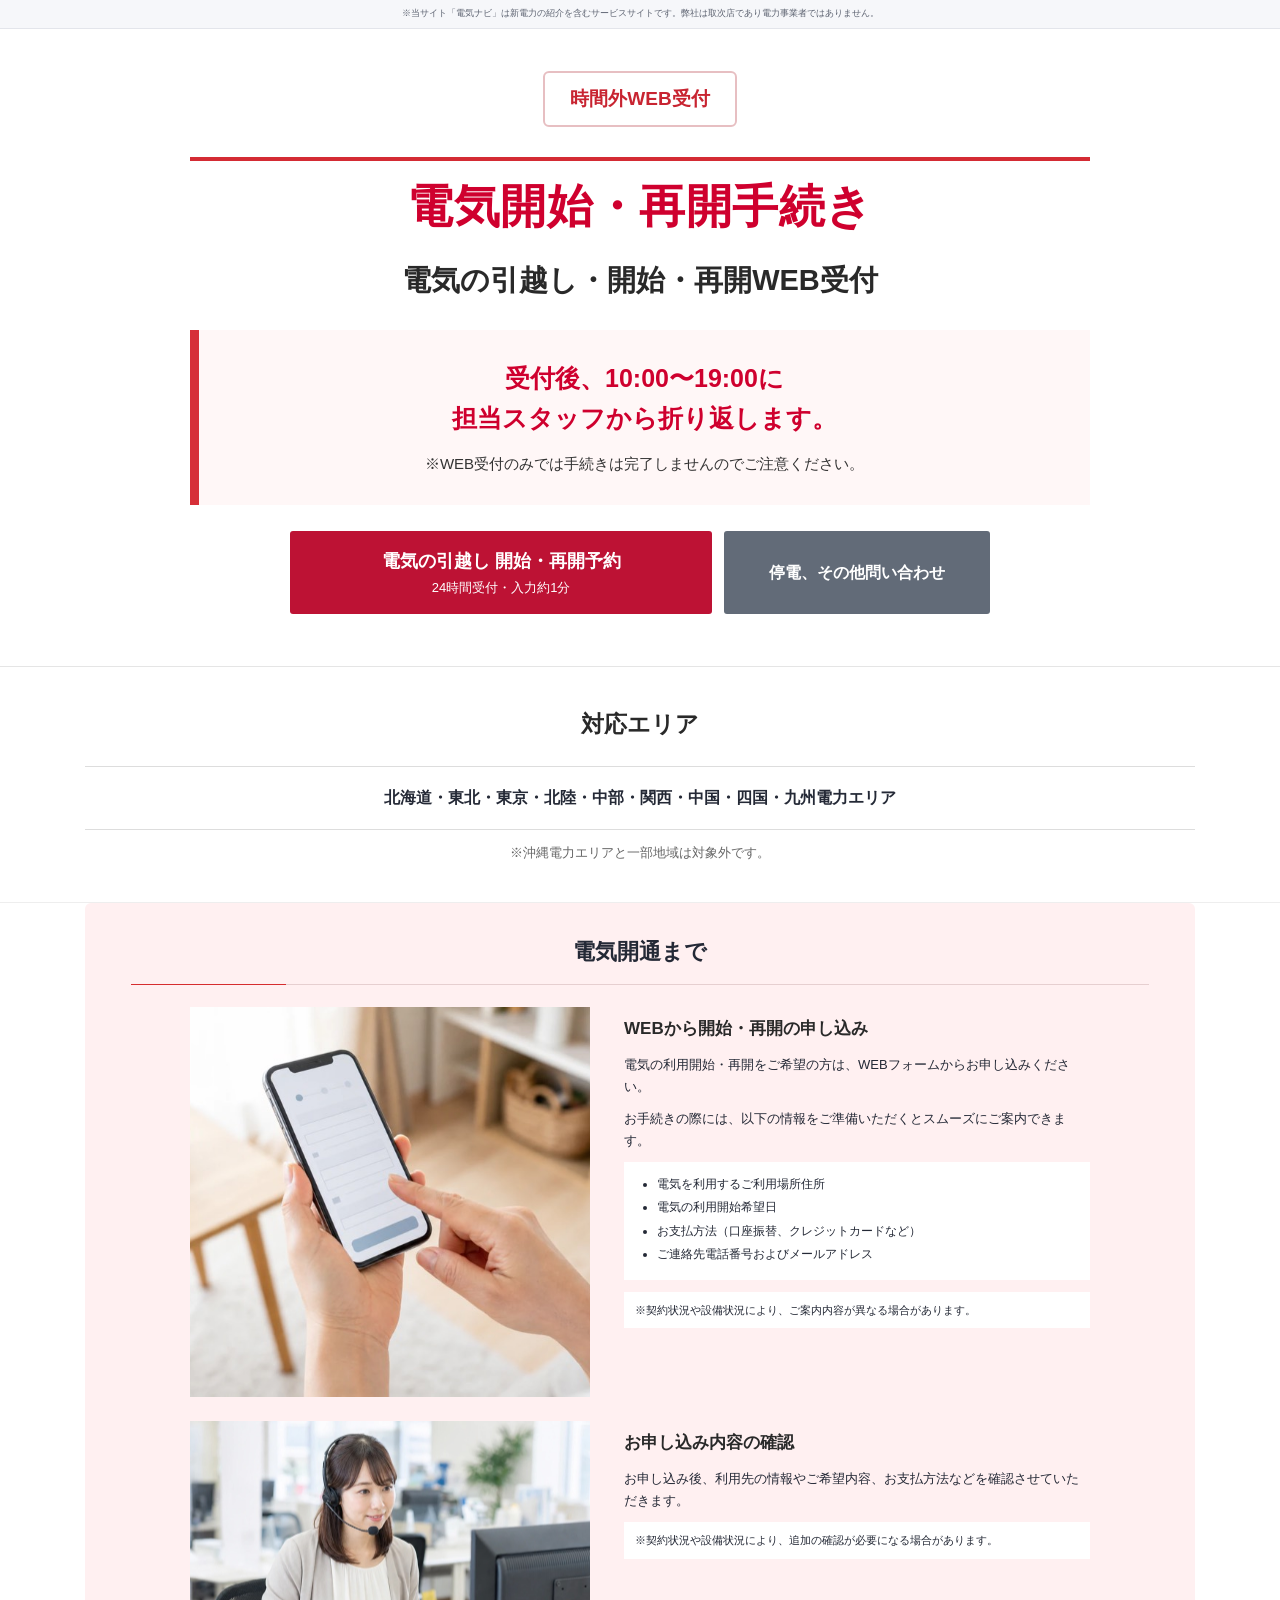
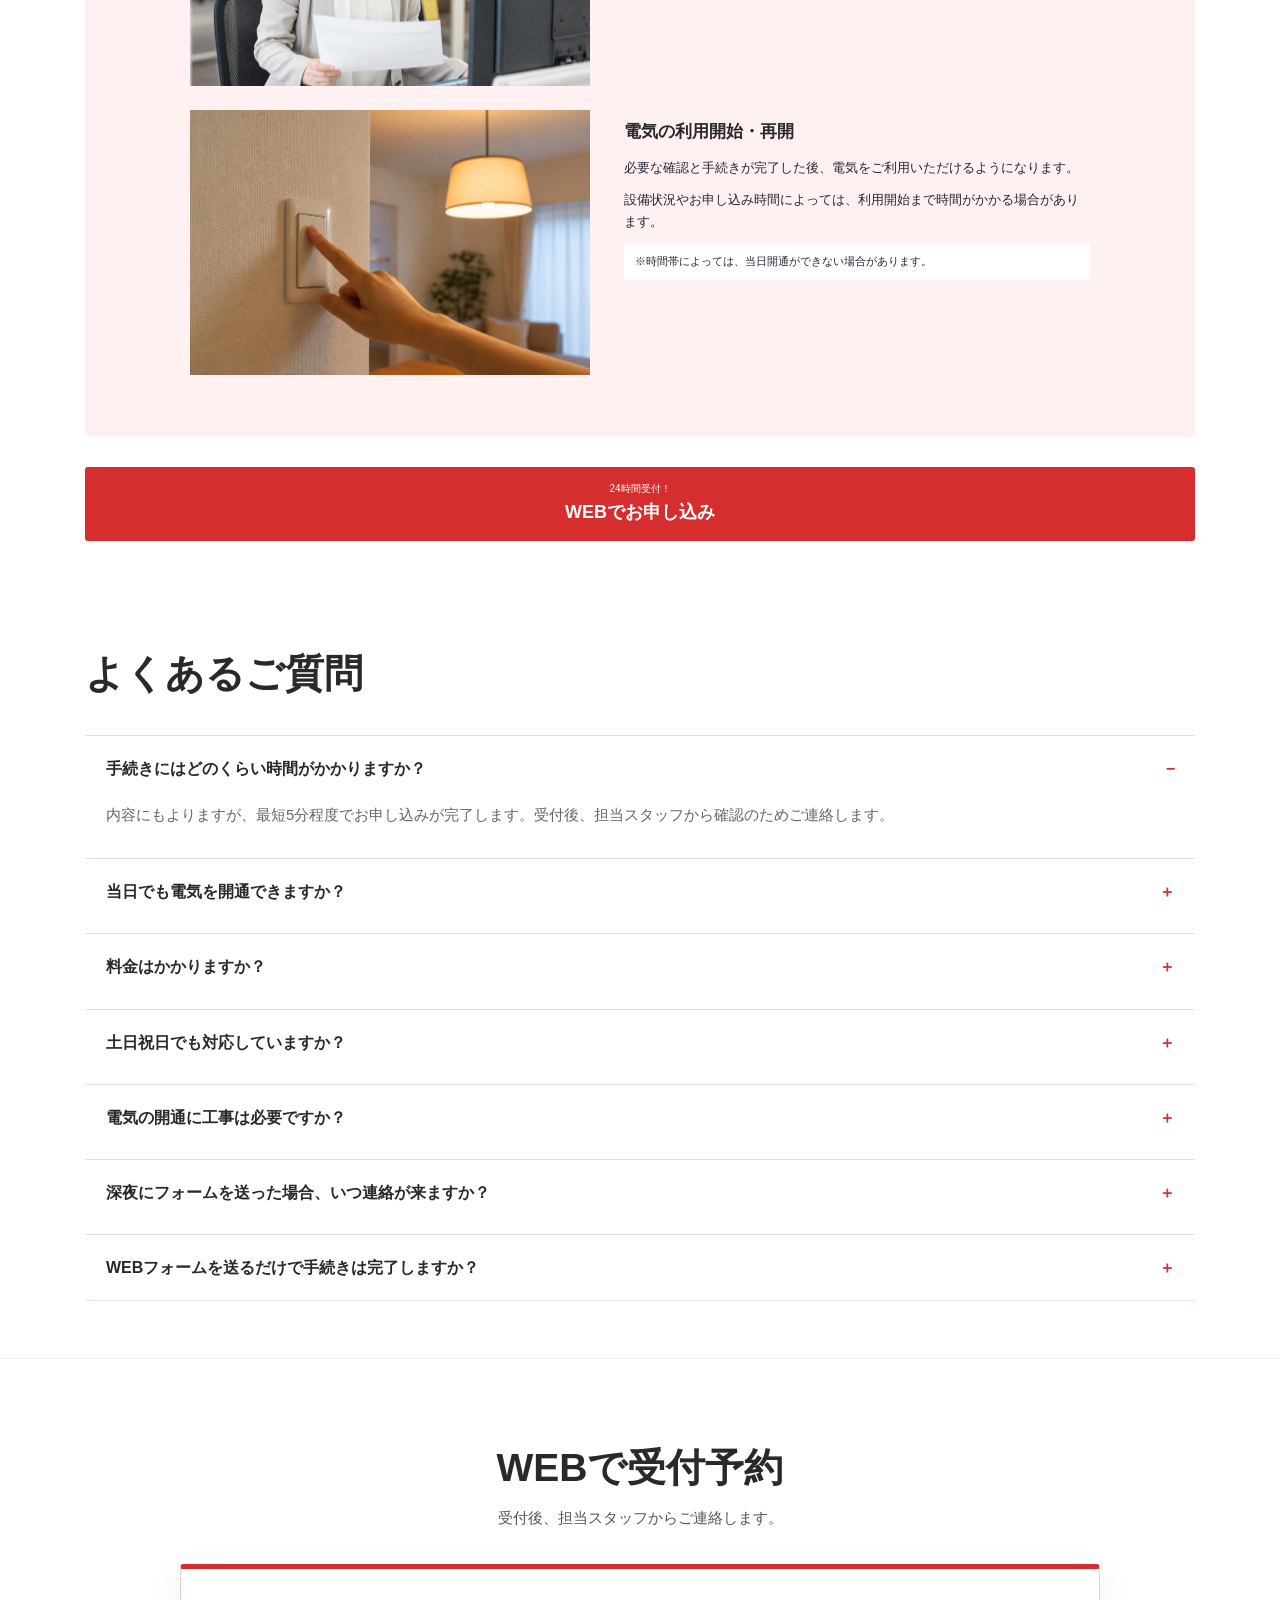
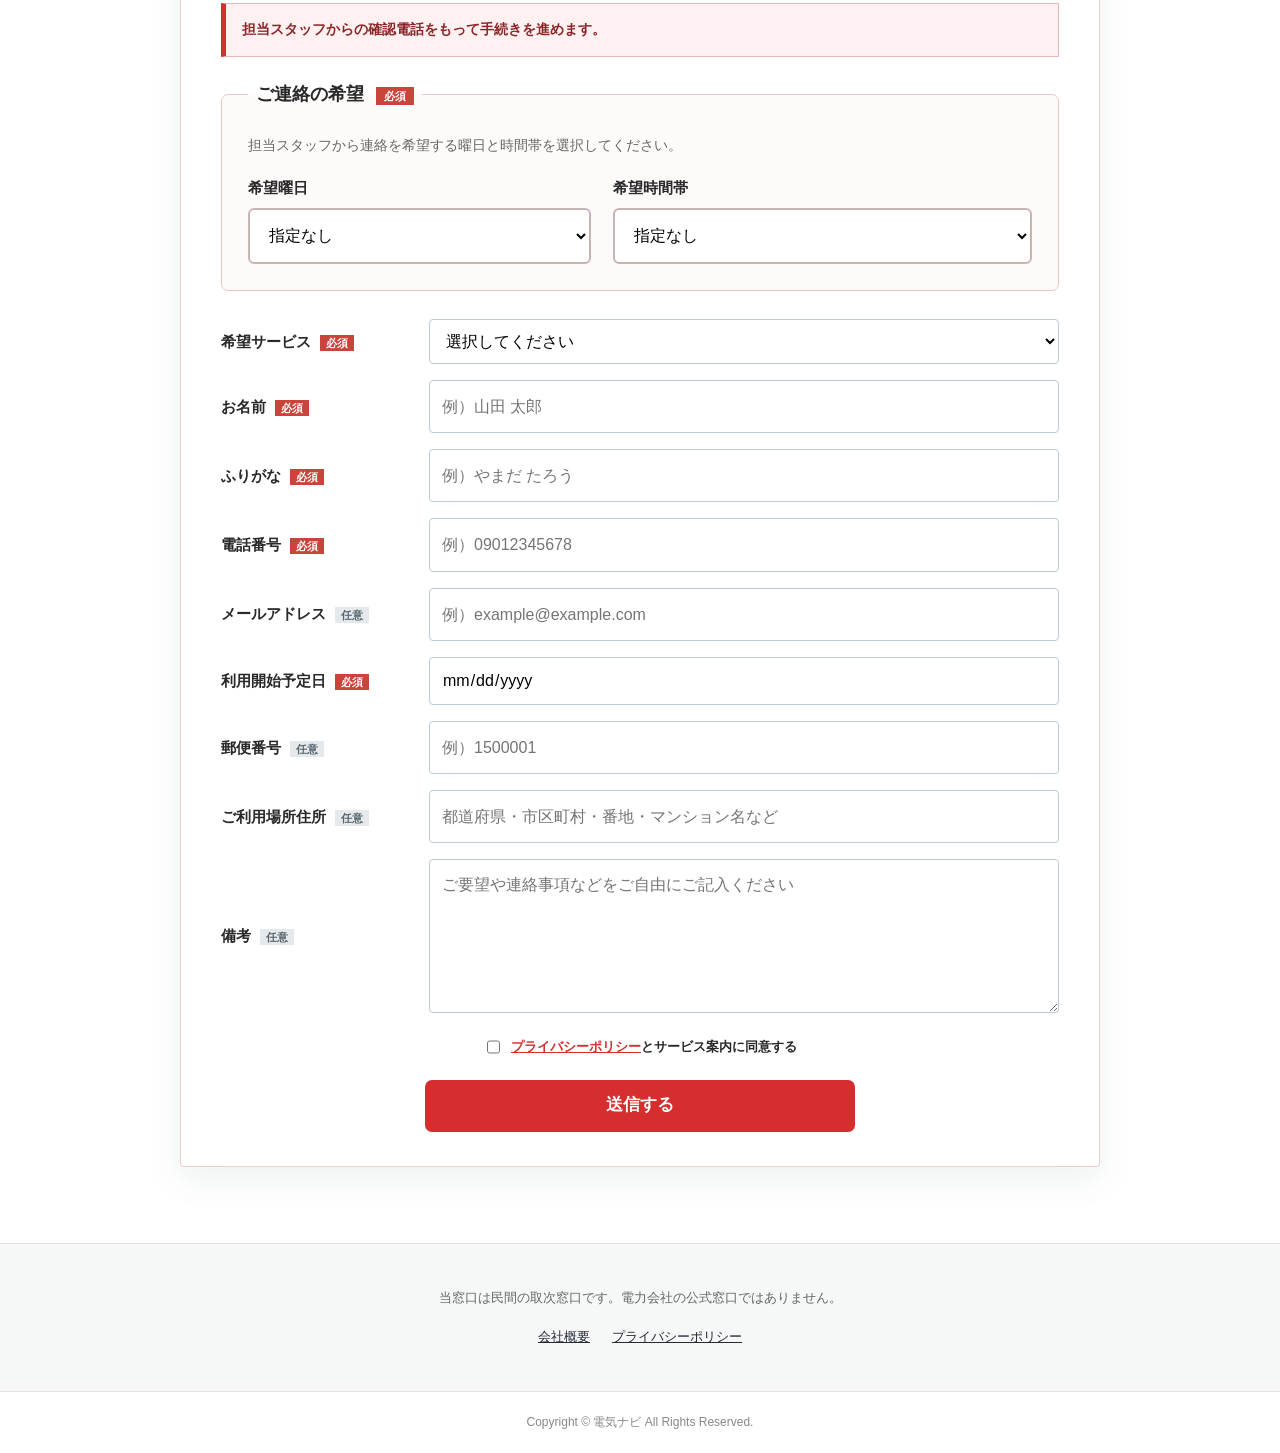
<file: 電気時間外受付窓口_Xサーバーアップロード用_最短開始日なし・メール新形式_20260819/index.html>
<!doctype html>
<html lang="ja">
<head>
  <meta http-equiv="Cache-Control" content="no-cache, no-store, must-revalidate">
  <meta http-equiv="Pragma" content="no-cache">
  <meta http-equiv="Expires" content="0">
  <meta name="theme-color" content="#ffffff">
  <!-- Google Tag Manager -->
  <script>(function(w,d,s,l,i){w[l]=w[l]||[];w[l].push({'gtm.start':
  new Date().getTime(),event:'gtm.js'});var f=d.getElementsByTagName(s)[0],
  j=d.createElement(s),dl=l!='dataLayer'?'&l='+l:'';j.async=true;j.src=
  'https://www.googletagmanager.com/gtm.js?id='+i+dl;f.parentNode.insertBefore(j,f);
  })(window,document,'script','dataLayer','GTM-5XKZRZDS');</script>
  <!-- End Google Tag Manager -->
  <link rel="icon" href="/favicon.png" type="image/png">
  <meta charset="utf-8">
  <meta name="viewport" content="width=device-width,initial-scale=1">
  <meta name="description" content="電気の引越し・開始・再開を24時間WEBで受け付け、10:00〜19:00に担当スタッフから確認のお電話を差し上げます。">
  <title>電気の開通窓口｜24時間WEB受付</title>
  <link rel="stylesheet" href="styles-mobile-split-29.css?v=20260819-start-date-fix-3">
</head>
<body class="night-lp">
  <!-- Google Tag Manager (noscript) -->
  <noscript><iframe src="https://www.googletagmanager.com/ns.html?id=GTM-5XKZRZDS"
  height="0" width="0" style="display:none;visibility:hidden"></iframe></noscript>
  <!-- End Google Tag Manager (noscript) -->
  <div class="notice-bar"><span>※当サイト「電気ナビ」は新電力の紹介を含むサービスサイトです。弊社は取次店であり電力事業者ではありません。</span></div>

  <main id="top">
    <section class="hero night-hero">
      <div class="container hero-grid">
        <div class="hero-copy">
          <h2>時間外WEB受付</h2>
          <h1>電気開始・再開手続き</h1>
          <p class="night-hero-lead">電気の引越し・開始・再開WEB受付</p>
          <div class="night-hero-notice">
            <p class="night-hero-followup"><span>受付後、10:00〜19:00に</span><span>担当スタッフから折り返します。</span></p>
            <p class="night-hero-caution">※WEB受付のみでは手続きは完了しませんのでご注意ください。</p>
          </div>
          <div class="night-hero-actions">
            <a class="night-primary-cta" href="#form"><strong>電気の引越し 開始・再開予約</strong><small>24時間受付・入力約1分</small></a>
            <button class="night-inquiry-cta modal-open" type="button"><strong>停電、その他問い合わせ</strong></button>
          </div>
        </div>
      </div>
    </section>

    <section class="night-coverage" aria-labelledby="coverage-title">
      <div class="container">
        <div class="night-section-heading"><h2 id="coverage-title">対応エリア</h2></div>
        <p class="coverage-areas">北海道・東北・東京・北陸・中部・関西・中国・四国・九州電力エリア</p>
        <p class="coverage-note">※沖縄電力エリアと一部地域は対象外です。</p>
      </div>
    </section>

    <section class="procedure-flow" id="procedure">
      <div class="container procedure-shell">
        <h2>電気開通まで</h2>
        <ol class="procedure-list">
          <li>
            <div class="procedure-image procedure-image-phone"></div>
            <div class="procedure-copy"><h3>WEBから開始・再開の申し込み</h3><p>電気の利用開始・再開をご希望の方は、WEBフォームからお申し込みください。</p><p>お手続きの際には、以下の情報をご準備いただくとスムーズにご案内できます。</p><ul><li>電気を利用するご利用場所住所</li><li>電気の利用開始希望日</li><li>お支払方法（口座振替、クレジットカードなど）</li><li>ご連絡先電話番号およびメールアドレス</li></ul><p class="procedure-note">※契約状況や設備状況により、ご案内内容が異なる場合があります。</p></div>
          </li>
          <li>
            <div class="procedure-image procedure-image-guide"></div>
            <div class="procedure-copy"><h3>お申し込み内容の確認</h3><p>お申し込み後、利用先の情報やご希望内容、お支払方法などを確認させていただきます。</p><p class="procedure-note">※契約状況や設備状況により、追加の確認が必要になる場合があります。</p></div>
          </li>
          <li>
            <div class="procedure-image procedure-image-complete"></div>
            <div class="procedure-copy"><h3>電気の利用開始・再開</h3><p>必要な確認と手続きが完了した後、電気をご利用いただけるようになります。</p><p>設備状況やお申し込み時間によっては、利用開始まで時間がかかる場合があります。</p><p class="procedure-note">※時間帯によっては、当日開通ができない場合があります。</p></div>
          </li>
        </ol>
      </div>
      <div class="container procedure-cta"><a href="#form"><small>24時間受付！</small><b>WEBでお申し込み</b></a></div>
    </section>

    <section class="section faq" id="faq">
      <div class="container narrow">
        <div class="section-title"><h2>よくあるご質問</h2></div>
        <details open><summary>手続きにはどのくらい時間がかかりますか？</summary><p>内容にもよりますが、最短5分程度でお申し込みが完了します。受付後、担当スタッフから確認のためご連絡します。</p></details>
        <details><summary>当日でも電気を開通できますか？</summary><p>当日でも時間帯によっては、電気の開通が可能です。開通の可否を含め、詳細は担当スタッフからの連絡時にご案内いたします。</p></details>
        <details><summary>料金はかかりますか？</summary><p>手続きサポートは無料です。代行費用や相談料はかかりません。</p></details>
        <details><summary>土日祝日でも対応していますか？</summary><p>はい、土日祝日もWEBから24時間受け付けています。担当スタッフからのご連絡は10:00〜19:00です。</p></details>
        <details><summary>電気の開通に工事は必要ですか？</summary><p>原則として工事は不要です。すでに設備が整っている物件であれば、手続きのみで利用を開始できます。</p></details>
        <details><summary>深夜にフォームを送った場合、いつ連絡が来ますか？</summary><p>10:00〜19:00に担当スタッフからご連絡します。ご希望の曜日・時間帯はフォームから選択できます。</p></details>
        <details><summary>WEBフォームを送るだけで手続きは完了しますか？</summary><p>いいえ。WEB受付後、担当スタッフからの確認電話をもって手続きを進めます。連絡が取れる電話番号をご入力ください。</p></details>
      </div>
    </section>

    <section class="section form-section night-form-section" id="form">
      <div class="container form-container">
        <div class="section-title inverse"><h2>WEBで受付予約</h2><p class="form-heading-note">受付後、担当スタッフからご連絡します。</p></div>
        <form id="contact-form" class="contact-form" action="send.php" method="post" accept-charset="UTF-8">
          <input type="hidden" name="situation" value="時間外・電気の引越し・開始・再開予約">
          <input type="text" name="website" tabindex="-1" autocomplete="off" aria-hidden="true" class="honeypot">
          <p class="form-status-note">担当スタッフからの確認電話をもって手続きを進めます。</p>
          <fieldset class="contact-preference">
            <legend>ご連絡の希望 <span>必須</span></legend>
            <p>担当スタッフから連絡を希望する曜日と時間帯を選択してください。</p>
            <div class="preference-grid">
              <label><span>希望曜日</span><select name="preferred_day" required><option value="指定なし">指定なし</option><option value="平日">平日</option><option value="土日祝">土日祝</option><option value="月曜日">月曜日</option><option value="火曜日">火曜日</option><option value="水曜日">水曜日</option><option value="木曜日">木曜日</option><option value="金曜日">金曜日</option><option value="土曜日">土曜日</option><option value="日曜日">日曜日</option></select></label>
              <label><span>希望時間帯</span><select name="preferred_time" required><option value="指定なし">指定なし</option><option value="10:00-12:00">10:00-12:00</option><option value="12:00-15:00">12:00 - 15:00</option><option value="15:00-18:00">15:00 - 18:00</option><option value="18:00-19:00">18:00 - 19:00</option></select></label>
            </div>
          </fieldset>
          <label><span>希望サービス <i>必須</i></span><select name="preferred_service" required><option value="" selected disabled>選択してください</option><option value="電気(新規・引越し)">電気(新規・引越し)</option><option value="電気(再開)">電気(再開)</option><option value="電気・ガス">電気・ガス</option></select></label>
          <label><span>お名前 <i>必須</i></span><input name="name" type="text" required autocomplete="name" placeholder="例）山田 太郎"></label>
          <label><span>ふりがな <i>必須</i></span><input name="name_kana" type="text" required placeholder="例）やまだ たろう"></label>
          <label><span>電話番号 <i>必須</i></span><input name="tel" type="tel" required autocomplete="tel" inputmode="tel" placeholder="例）09012345678"></label>
          <label><span>メールアドレス <i class="optional">任意</i></span><input name="email" type="email" autocomplete="email" placeholder="例）example@example.com"></label>
          <label><span>利用開始予定日 <i>必須</i></span><input name="start_date" type="date" required></label>
          <label><span>郵便番号 <i class="optional">任意</i></span><input name="postal" type="text" autocomplete="postal-code" inputmode="numeric" placeholder="例）1500001"></label>
          <label><span>ご利用場所住所 <i class="optional">任意</i></span><input name="address" type="text" autocomplete="street-address" placeholder="都道府県・市区町村・番地・マンション名など"></label>
          <label><span>備考 <i class="optional">任意</i></span><textarea name="remarks" rows="5" placeholder="ご要望や連絡事項などをご自由にご記入ください"></textarea></label>
          <label class="privacy"><input type="checkbox" name="privacy_agreement" value="1" required><span><a href="privacy.html" target="_blank" rel="noopener noreferrer">プライバシーポリシー</a>とサービス案内に同意する</span></label>
          <button type="submit">送信する</button>
        </form>
      </div>
    </section>

    <section class="operator-info"><div class="container narrow"><p>当窓口は民間の取次窓口です。電力会社の公式窓口ではありません。</p><nav><a href="company.html">会社概要</a><a href="privacy.html">プライバシーポリシー</a></nav></div></section>
  </main>

  <footer><p>Copyright © 電気ナビ All Rights Reserved.</p></footer>
  <div class="sticky-cta night-sticky"><span class="night-sticky-label">24時間受付・入力約1分</span><a class="night-sticky-primary" href="#form"><b style="font-size:17px!important;font-weight:900!important;line-height:1.35!important;letter-spacing:-.02em!important">WEBで申し込み</b></a></div>
  <div class="cancel-modal" id="cancel-guide" role="dialog" aria-modal="true" aria-labelledby="cancel-guide-title" aria-hidden="true">
    <div class="cancel-modal-backdrop" data-modal-close></div>
    <div class="cancel-modal-card" role="document">
      <button class="cancel-modal-close" type="button" aria-label="閉じる" data-modal-close>×</button>
      <span class="cancel-modal-label">停電・その他のお問い合わせ</span>
      <h2 id="cancel-guide-title">契約している電力会社を<br>選択してください</h2>
      <p>各電力会社の公式問い合わせページが開きます。</p>
      <div class="power-company-grid">
        <a href="https://www.hepco.co.jp/home/move/move01.html" target="_blank" rel="noopener noreferrer">北海道電力</a>
        <a href="https://www.tohoku-epco.co.jp/dprivate/inquery/call/" target="_blank" rel="noopener noreferrer">東北電力</a>
        <a class="power-company-tokyo" href="https://www.tepco.co.jp/ep/support/index-j.html" target="_blank" rel="noopener noreferrer">東京電力</a>
        <a href="https://www.rikuden.co.jp/tetsuzuki/" target="_blank" rel="noopener noreferrer">北陸電力</a>
        <a href="https://miraiz.chuden.co.jp/home/procedures/" target="_blank" rel="noopener noreferrer">中部電力</a>
        <a href="https://kepco.jp/faq/otoiawase/#tel" target="_blank" rel="noopener noreferrer">関西電力</a>
        <a href="https://www.energia.co.jp/office/add-sales.html" target="_blank" rel="noopener noreferrer">中国電力</a>
        <a href="https://www.yonden.co.jp/faq/tel.html" target="_blank" rel="noopener noreferrer">四国電力</a>
        <a href="https://customer.kyuden.co.jp/ja/moving/process.html" target="_blank" rel="noopener noreferrer">九州電力</a>
      </div>
      <button class="cancel-modal-button" type="button" data-modal-close>閉じる</button>
    </div>
  </div>
  <script src="script.js?v=20260819-start-date-date-input-2"></script>
</body>
</html>
</file>
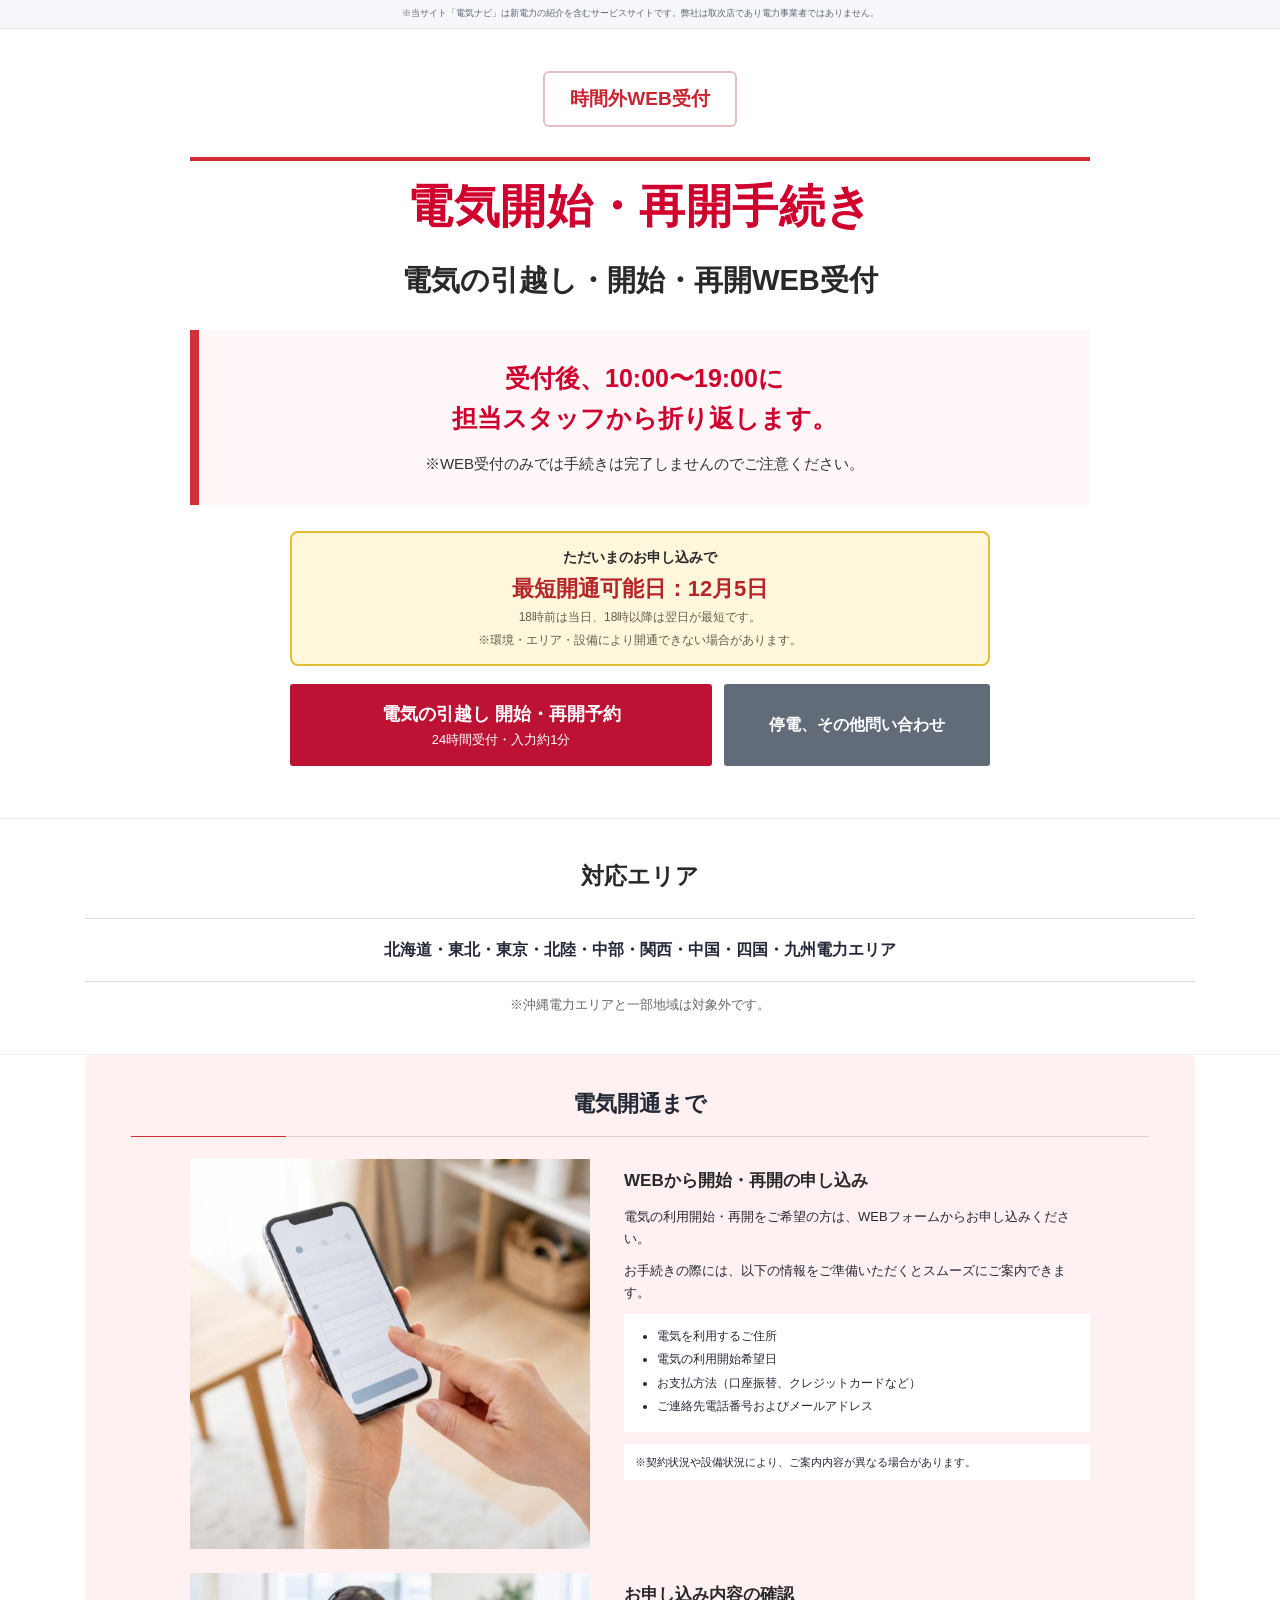
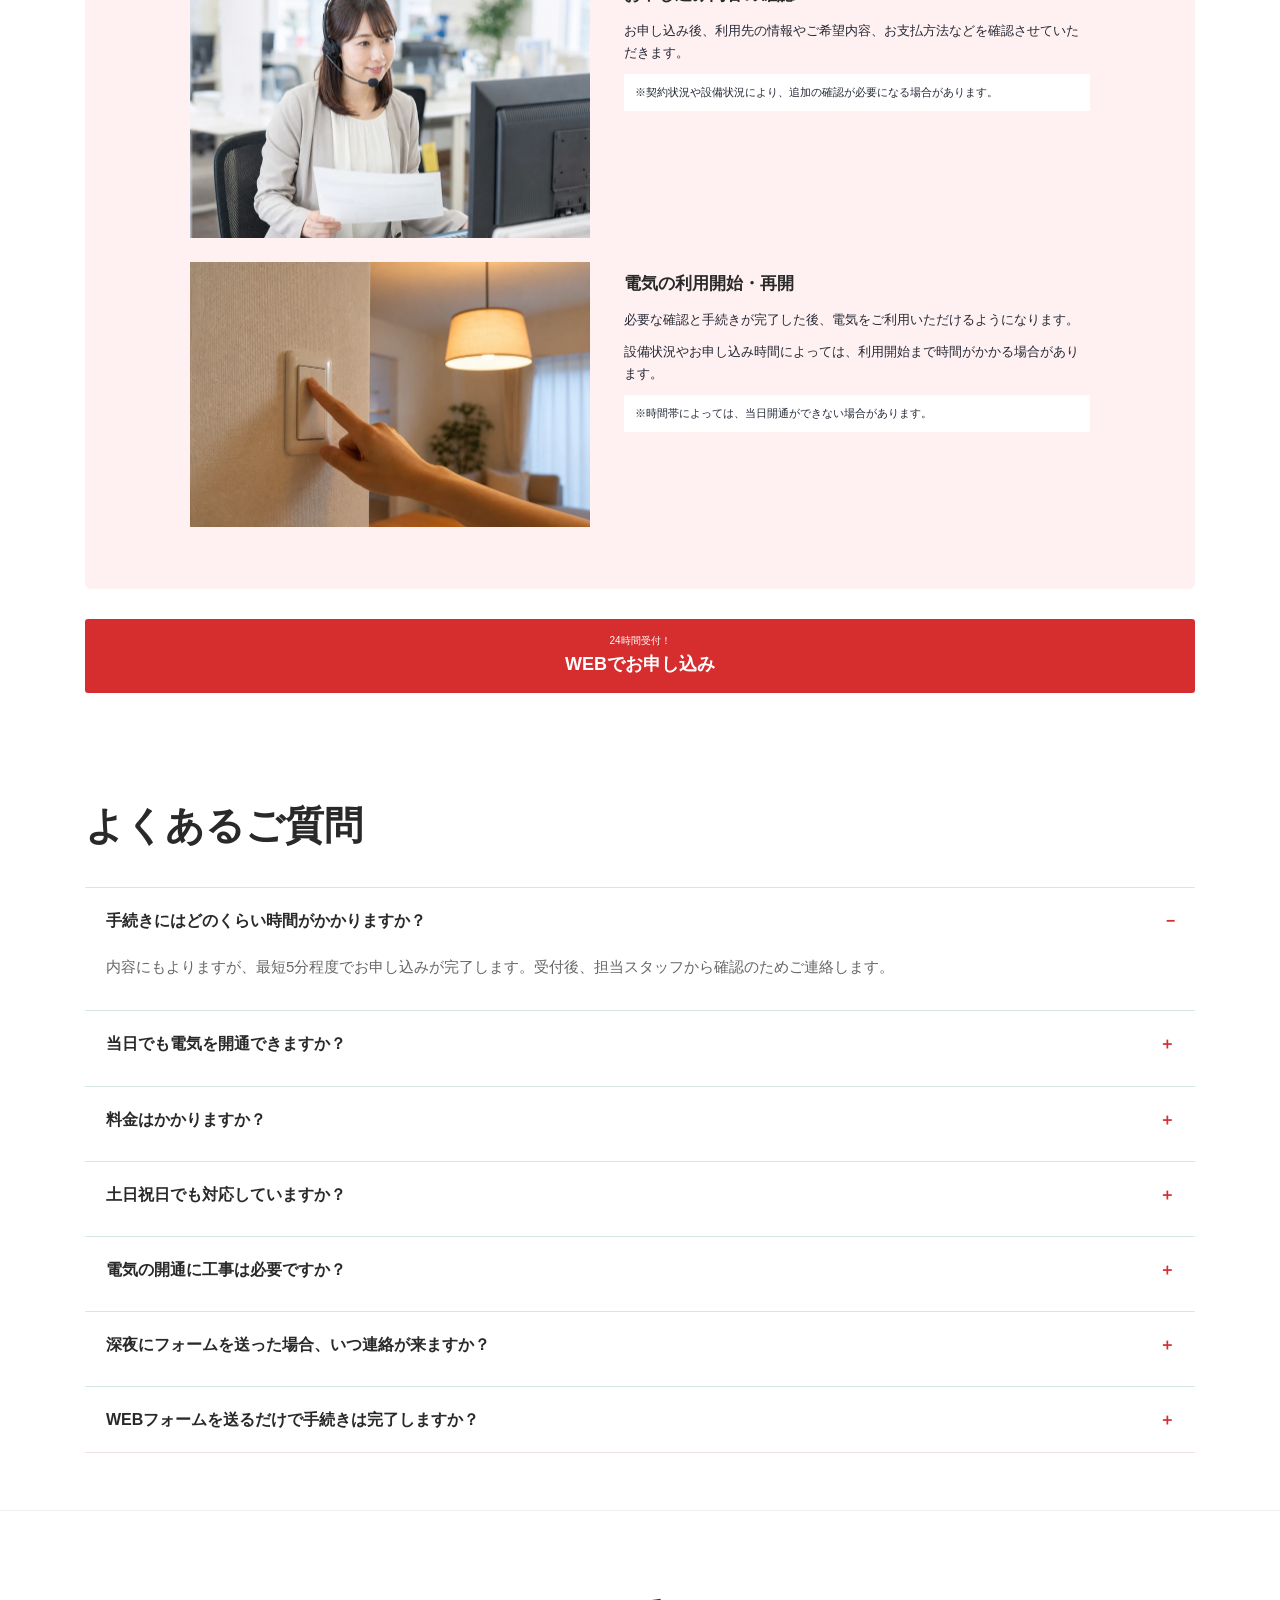
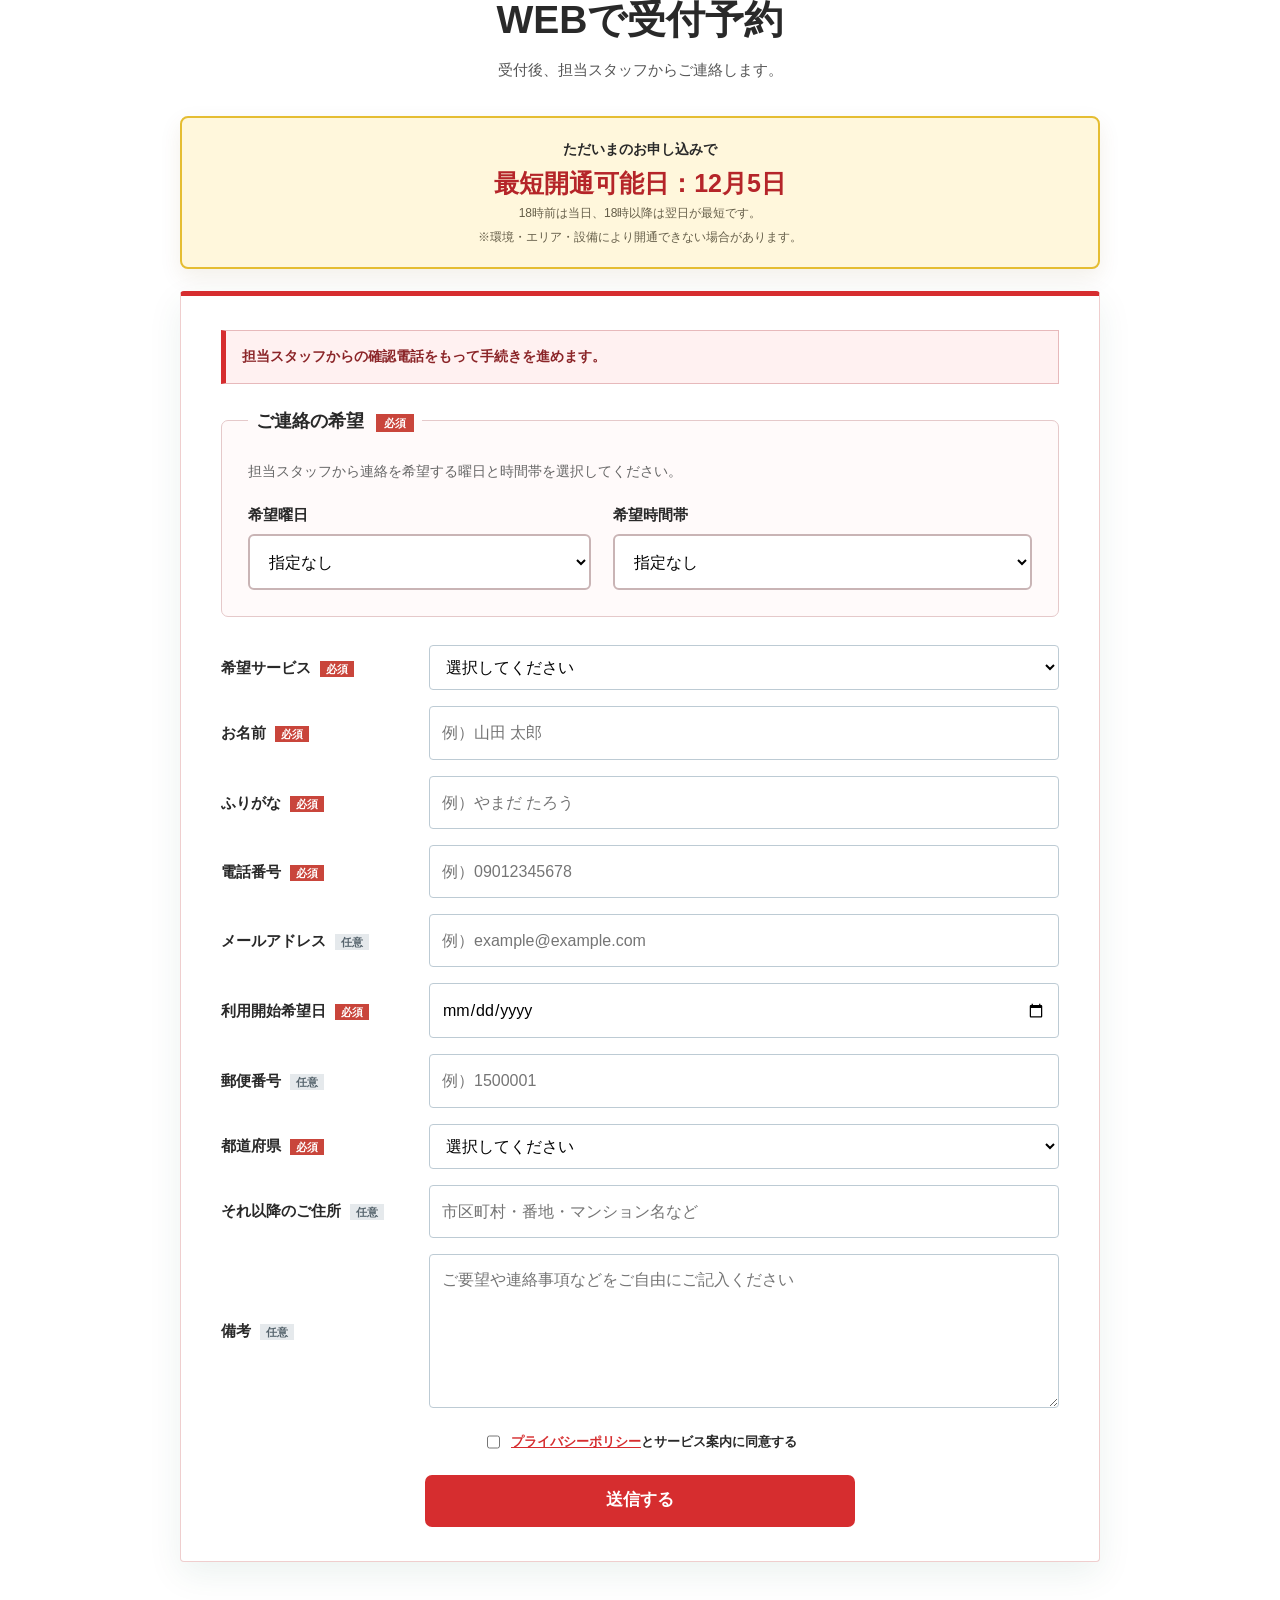
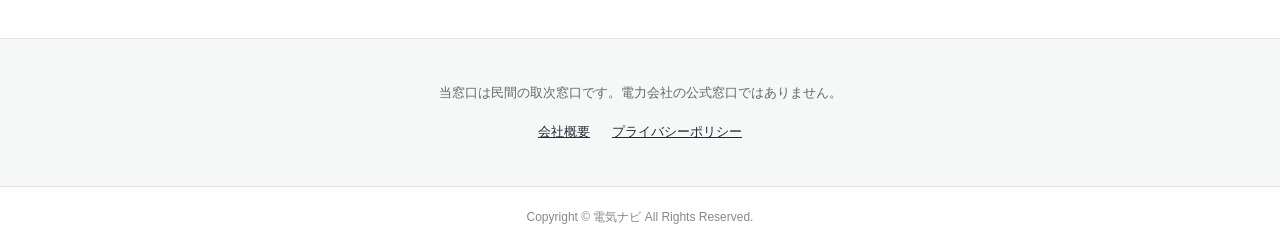
<file: 電気時間外受付窓口_Xサーバーアップロード用_最短開始日・メール新形式_20260813/index.html>
<!doctype html>
<html lang="ja">
<head>
  <meta http-equiv="Cache-Control" content="no-cache, no-store, must-revalidate">
  <meta http-equiv="Pragma" content="no-cache">
  <meta http-equiv="Expires" content="0">
  <meta name="theme-color" content="#ffffff">
  <!-- Google Tag Manager -->
  <script>(function(w,d,s,l,i){w[l]=w[l]||[];w[l].push({'gtm.start':
  new Date().getTime(),event:'gtm.js'});var f=d.getElementsByTagName(s)[0],
  j=d.createElement(s),dl=l!='dataLayer'?'&l='+l:'';j.async=true;j.src=
  'https://www.googletagmanager.com/gtm.js?id='+i+dl;f.parentNode.insertBefore(j,f);
  })(window,document,'script','dataLayer','GTM-5XKZRZDS');</script>
  <!-- End Google Tag Manager -->
  <link rel="icon" href="/favicon.png" type="image/png">
  <meta charset="utf-8">
  <meta name="viewport" content="width=device-width,initial-scale=1">
  <meta name="description" content="電気の引越し・開始・再開を24時間WEBで受け付け、10:00〜19:00に担当スタッフから確認のお電話を差し上げます。">
  <title>電気の開通窓口｜24時間WEB受付</title>
  <link rel="stylesheet" href="styles-mobile-split-29.css?v=20260813-first-view-4">
</head>
<body class="night-lp">
  <!-- Google Tag Manager (noscript) -->
  <noscript><iframe src="https://www.googletagmanager.com/ns.html?id=GTM-5XKZRZDS"
  height="0" width="0" style="display:none;visibility:hidden"></iframe></noscript>
  <!-- End Google Tag Manager (noscript) -->
  <div class="notice-bar"><span>※当サイト「電気ナビ」は新電力の紹介を含むサービスサイトです。弊社は取次店であり電力事業者ではありません。</span></div>

  <main id="top">
    <section class="hero night-hero">
      <div class="container hero-grid">
        <div class="hero-copy">
          <h2>時間外WEB受付</h2>
          <h1>電気開始・再開手続き</h1>
          <p class="night-hero-lead">電気の引越し・開始・再開WEB受付</p>
          <div class="night-hero-notice">
            <p class="night-hero-followup"><span>受付後、10:00〜19:00に</span><span>担当スタッフから折り返します。</span></p>
            <p class="night-hero-caution">※WEB受付のみでは手続きは完了しませんのでご注意ください。</p>
          </div>
          <div class="earliest-start hero-earliest-start" role="status" aria-live="polite">
            <span>ただいまのお申し込みで</span>
            <strong><time class="earliest-start-date">最短開始日を確認中です</time></strong>
            <small>18時前は当日、18時以降は翌日が最短です。</small>
            <small>※環境・エリア・設備により開通できない場合があります。</small>
          </div>
          <div class="night-hero-actions">
            <a class="night-primary-cta" href="#form"><strong>電気の引越し 開始・再開予約</strong><small>24時間受付・入力約1分</small></a>
            <button class="night-inquiry-cta modal-open" type="button"><strong>停電、その他問い合わせ</strong></button>
          </div>
        </div>
      </div>
    </section>

    <section class="night-coverage" aria-labelledby="coverage-title">
      <div class="container">
        <div class="night-section-heading"><h2 id="coverage-title">対応エリア</h2></div>
        <p class="coverage-areas">北海道・東北・東京・北陸・中部・関西・中国・四国・九州電力エリア</p>
        <p class="coverage-note">※沖縄電力エリアと一部地域は対象外です。</p>
      </div>
    </section>

    <section class="procedure-flow" id="procedure">
      <div class="container procedure-shell">
        <h2>電気開通まで</h2>
        <ol class="procedure-list">
          <li>
            <div class="procedure-image procedure-image-phone"></div>
            <div class="procedure-copy"><h3>WEBから開始・再開の申し込み</h3><p>電気の利用開始・再開をご希望の方は、WEBフォームからお申し込みください。</p><p>お手続きの際には、以下の情報をご準備いただくとスムーズにご案内できます。</p><ul><li>電気を利用するご住所</li><li>電気の利用開始希望日</li><li>お支払方法（口座振替、クレジットカードなど）</li><li>ご連絡先電話番号およびメールアドレス</li></ul><p class="procedure-note">※契約状況や設備状況により、ご案内内容が異なる場合があります。</p></div>
          </li>
          <li>
            <div class="procedure-image procedure-image-guide"></div>
            <div class="procedure-copy"><h3>お申し込み内容の確認</h3><p>お申し込み後、利用先の情報やご希望内容、お支払方法などを確認させていただきます。</p><p class="procedure-note">※契約状況や設備状況により、追加の確認が必要になる場合があります。</p></div>
          </li>
          <li>
            <div class="procedure-image procedure-image-complete"></div>
            <div class="procedure-copy"><h3>電気の利用開始・再開</h3><p>必要な確認と手続きが完了した後、電気をご利用いただけるようになります。</p><p>設備状況やお申し込み時間によっては、利用開始まで時間がかかる場合があります。</p><p class="procedure-note">※時間帯によっては、当日開通ができない場合があります。</p></div>
          </li>
        </ol>
      </div>
      <div class="container procedure-cta"><a href="#form"><small>24時間受付！</small><b>WEBでお申し込み</b></a></div>
    </section>

    <section class="section faq" id="faq">
      <div class="container narrow">
        <div class="section-title"><h2>よくあるご質問</h2></div>
        <details open><summary>手続きにはどのくらい時間がかかりますか？</summary><p>内容にもよりますが、最短5分程度でお申し込みが完了します。受付後、担当スタッフから確認のためご連絡します。</p></details>
        <details><summary>当日でも電気を開通できますか？</summary><p>当日でも時間帯によっては、電気の開通が可能です。開通の可否を含め、詳細は担当スタッフからの連絡時にご案内いたします。</p></details>
        <details><summary>料金はかかりますか？</summary><p>手続きサポートは無料です。代行費用や相談料はかかりません。</p></details>
        <details><summary>土日祝日でも対応していますか？</summary><p>はい、土日祝日もWEBから24時間受け付けています。担当スタッフからのご連絡は10:00〜19:00です。</p></details>
        <details><summary>電気の開通に工事は必要ですか？</summary><p>原則として工事は不要です。すでに設備が整っている物件であれば、手続きのみで利用を開始できます。</p></details>
        <details><summary>深夜にフォームを送った場合、いつ連絡が来ますか？</summary><p>10:00〜19:00に担当スタッフからご連絡します。ご希望の曜日・時間帯はフォームから選択できます。</p></details>
        <details><summary>WEBフォームを送るだけで手続きは完了しますか？</summary><p>いいえ。WEB受付後、担当スタッフからの確認電話をもって手続きを進めます。連絡が取れる電話番号をご入力ください。</p></details>
      </div>
    </section>

    <section class="section form-section night-form-section" id="form">
      <div class="container form-container">
        <div class="section-title inverse"><h2>WEBで受付予約</h2><p class="form-heading-note">受付後、担当スタッフからご連絡します。</p></div>
        <div class="earliest-start form-earliest-start" role="status" aria-live="polite">
          <span>ただいまのお申し込みで</span>
          <strong><time class="earliest-start-date">最短開始日を確認中です</time></strong>
          <small>18時前は当日、18時以降は翌日が最短です。</small>
          <small>※環境・エリア・設備により開通できない場合があります。</small>
        </div>
        <form id="contact-form" class="contact-form" action="send.php" method="post" accept-charset="UTF-8">
          <input type="hidden" name="situation" value="時間外・電気の引越し・開始・再開予約">
          <input type="text" name="website" tabindex="-1" autocomplete="off" aria-hidden="true" class="honeypot">
          <p class="form-status-note">担当スタッフからの確認電話をもって手続きを進めます。</p>
          <fieldset class="contact-preference">
            <legend>ご連絡の希望 <span>必須</span></legend>
            <p>担当スタッフから連絡を希望する曜日と時間帯を選択してください。</p>
            <div class="preference-grid">
              <label><span>希望曜日</span><select name="preferred_day" required><option value="指定なし">指定なし</option><option value="平日">平日</option><option value="土日祝">土日祝</option><option value="月曜日">月曜日</option><option value="火曜日">火曜日</option><option value="水曜日">水曜日</option><option value="木曜日">木曜日</option><option value="金曜日">金曜日</option><option value="土曜日">土曜日</option><option value="日曜日">日曜日</option></select></label>
              <label><span>希望時間帯</span><select name="preferred_time" required><option value="指定なし">指定なし</option><option value="10:00-12:00">10:00-12:00</option><option value="12:00-15:00">12:00 - 15:00</option><option value="15:00-18:00">15:00 - 18:00</option><option value="18:00-19:00">18:00 - 19:00</option></select></label>
            </div>
          </fieldset>
          <label><span>希望サービス <i>必須</i></span><select name="preferred_service" required><option value="" selected disabled>選択してください</option><option value="電気(新規・引越し)">電気(新規・引越し)</option><option value="電気(再開)">電気(再開)</option><option value="電気・ガス">電気・ガス</option></select></label>
          <label><span>お名前 <i>必須</i></span><input name="name" type="text" required autocomplete="name" placeholder="例）山田 太郎"></label>
          <label><span>ふりがな <i>必須</i></span><input name="name_kana" type="text" required placeholder="例）やまだ たろう"></label>
          <label><span>電話番号 <i>必須</i></span><input name="tel" type="tel" required autocomplete="tel" inputmode="tel" placeholder="例）09012345678"></label>
          <label><span>メールアドレス <i class="optional">任意</i></span><input name="email" type="email" autocomplete="email" placeholder="例）example@example.com"></label>
          <label><span>利用開始希望日 <i>必須</i></span><input name="start_date" type="date" required autocomplete="off"></label>
          <label><span>郵便番号 <i class="optional">任意</i></span><input name="postal" type="text" autocomplete="postal-code" inputmode="numeric" placeholder="例）1500001"></label>
          <label><span>都道府県 <i>必須</i></span><select name="prefecture" autocomplete="address-level1" required><option value="" selected disabled>選択してください</option><option value="北海道">北海道</option><option value="青森県">青森県</option><option value="岩手県">岩手県</option><option value="宮城県">宮城県</option><option value="秋田県">秋田県</option><option value="山形県">山形県</option><option value="福島県">福島県</option><option value="茨城県">茨城県</option><option value="栃木県">栃木県</option><option value="群馬県">群馬県</option><option value="埼玉県">埼玉県</option><option value="千葉県">千葉県</option><option value="東京都">東京都</option><option value="神奈川県">神奈川県</option><option value="新潟県">新潟県</option><option value="富山県">富山県</option><option value="石川県">石川県</option><option value="福井県">福井県</option><option value="山梨県">山梨県</option><option value="長野県">長野県</option><option value="岐阜県">岐阜県</option><option value="静岡県">静岡県</option><option value="愛知県">愛知県</option><option value="三重県">三重県</option><option value="滋賀県">滋賀県</option><option value="京都府">京都府</option><option value="大阪府">大阪府</option><option value="兵庫県">兵庫県</option><option value="奈良県">奈良県</option><option value="和歌山県">和歌山県</option><option value="鳥取県">鳥取県</option><option value="島根県">島根県</option><option value="岡山県">岡山県</option><option value="広島県">広島県</option><option value="山口県">山口県</option><option value="徳島県">徳島県</option><option value="香川県">香川県</option><option value="愛媛県">愛媛県</option><option value="高知県">高知県</option><option value="福岡県">福岡県</option><option value="佐賀県">佐賀県</option><option value="長崎県">長崎県</option><option value="熊本県">熊本県</option><option value="大分県">大分県</option><option value="宮崎県">宮崎県</option><option value="鹿児島県">鹿児島県</option><option value="沖縄県">沖縄県</option></select></label>
          <label><span>それ以降のご住所 <i class="optional">任意</i></span><input name="address" type="text" autocomplete="address-line1" placeholder="市区町村・番地・マンション名など"></label>
          <label><span>備考 <i class="optional">任意</i></span><textarea name="remarks" rows="5" placeholder="ご要望や連絡事項などをご自由にご記入ください"></textarea></label>
          <label class="privacy"><input type="checkbox" name="privacy_agreement" value="1" required><span><a href="privacy.html" target="_blank" rel="noopener noreferrer">プライバシーポリシー</a>とサービス案内に同意する</span></label>
          <button type="submit">送信する</button>
        </form>
      </div>
    </section>

    <section class="operator-info"><div class="container narrow"><p>当窓口は民間の取次窓口です。電力会社の公式窓口ではありません。</p><nav><a href="company.html">会社概要</a><a href="privacy.html">プライバシーポリシー</a></nav></div></section>
  </main>

  <footer><p>Copyright © 電気ナビ All Rights Reserved.</p></footer>
  <div class="sticky-cta night-sticky"><span class="night-sticky-label">24時間受付・入力約1分</span><a class="night-sticky-primary" href="#form"><b style="font-size:17px!important;font-weight:900!important;line-height:1.35!important;letter-spacing:-.02em!important">WEBで申し込み</b></a></div>
  <div class="cancel-modal" id="cancel-guide" role="dialog" aria-modal="true" aria-labelledby="cancel-guide-title" aria-hidden="true">
    <div class="cancel-modal-backdrop" data-modal-close></div>
    <div class="cancel-modal-card" role="document">
      <button class="cancel-modal-close" type="button" aria-label="閉じる" data-modal-close>×</button>
      <span class="cancel-modal-label">停電・その他のお問い合わせ</span>
      <h2 id="cancel-guide-title">契約している電力会社を<br>選択してください</h2>
      <p>各電力会社の公式問い合わせページが開きます。</p>
      <div class="power-company-grid">
        <a href="https://www.hepco.co.jp/home/move/move01.html" target="_blank" rel="noopener noreferrer">北海道電力</a>
        <a href="https://www.tohoku-epco.co.jp/dprivate/inquery/call/" target="_blank" rel="noopener noreferrer">東北電力</a>
        <a class="power-company-tokyo" href="https://www.tepco.co.jp/ep/support/index-j.html" target="_blank" rel="noopener noreferrer">東京電力</a>
        <a href="https://www.rikuden.co.jp/tetsuzuki/" target="_blank" rel="noopener noreferrer">北陸電力</a>
        <a href="https://miraiz.chuden.co.jp/home/procedures/" target="_blank" rel="noopener noreferrer">中部電力</a>
        <a href="https://kepco.jp/faq/otoiawase/#tel" target="_blank" rel="noopener noreferrer">関西電力</a>
        <a href="https://www.energia.co.jp/office/add-sales.html" target="_blank" rel="noopener noreferrer">中国電力</a>
        <a href="https://www.yonden.co.jp/faq/tel.html" target="_blank" rel="noopener noreferrer">四国電力</a>
        <a href="https://customer.kyuden.co.jp/ja/moving/process.html" target="_blank" rel="noopener noreferrer">九州電力</a>
      </div>
      <button class="cancel-modal-button" type="button" data-modal-close>閉じる</button>
    </div>
  </div>
  <script src="script.js?v=20260813-earliest-start-1"></script>
</body>
</html>
</file>
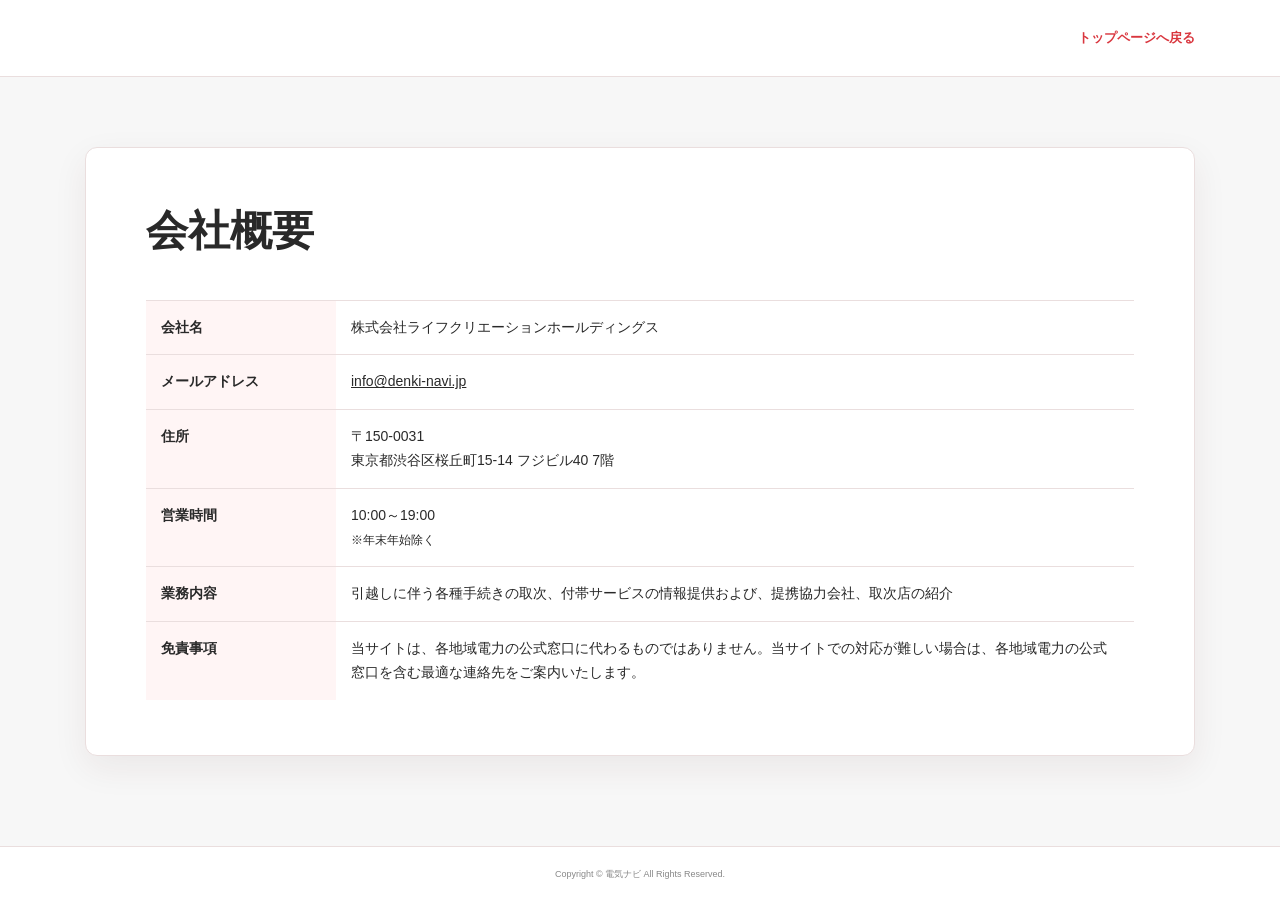
<file: company.html>
<!doctype html>
<html lang="ja">
<head>
  <!-- Google Tag Manager -->
  <script>(function(w,d,s,l,i){w[l]=w[l]||[];w[l].push({'gtm.start':
  new Date().getTime(),event:'gtm.js'});var f=d.getElementsByTagName(s)[0],
  j=d.createElement(s),dl=l!='dataLayer'?'&l='+l:'';j.async=true;j.src=
  'https://www.googletagmanager.com/gtm.js?id='+i+dl;f.parentNode.insertBefore(j,f);
  })(window,document,'script','dataLayer','GTM-5XKZRZDS');</script>
  <!-- End Google Tag Manager -->
  <link rel="icon" href="/favicon.png" type="image/png">
  <meta charset="utf-8"><meta name="viewport" content="width=device-width, initial-scale=1">
  <meta name="description" content="株式会社ライフクリエーションホールディングスの会社概要です。">
  <title>会社概要｜電気の開通窓口</title>
  <link rel="stylesheet" href="styles.css?v=20260729-logo-removal-1">
</head>
<body class="subpage">
  <!-- Google Tag Manager (noscript) -->
  <noscript><iframe src="https://www.googletagmanager.com/ns.html?id=GTM-5XKZRZDS"
  height="0" width="0" style="display:none;visibility:hidden"></iframe></noscript>
  <!-- End Google Tag Manager (noscript) -->
  <header class="subpage-header"><div class="container header-inner">
    <a class="back-link" href="index.html">トップページへ戻る</a>
  </div></header>
  <main class="document-main"><article class="container narrow document-card">
    <h1>会社概要</h1>
    <table><tbody>
      <tr><th scope="row">会社名</th><td>株式会社ライフクリエーションホールディングス</td></tr>
      <tr><th scope="row">メールアドレス</th><td><a href="mailto:info@denki-navi.jp">info@denki-navi.jp</a></td></tr>
      <tr><th scope="row">住所</th><td>〒150-0031<br>東京都渋谷区桜丘町15-14 フジビル40 7階</td></tr>
      <tr><th scope="row">営業時間</th><td>10:00～19:00<br><small>※年末年始除く</small></td></tr>
      <tr><th scope="row">業務内容</th><td>引越しに伴う各種手続きの取次、付帯サービスの情報提供および、提携協力会社、取次店の紹介</td></tr>
      <tr><th scope="row">免責事項</th><td>当サイトは、各地域電力の公式窓口に代わるものではありません。当サイトでの対応が難しい場合は、各地域電力の公式窓口を含む最適な連絡先をご案内いたします。</td></tr>
    </tbody></table>
  </article></main>
  <footer><p>Copyright © 電気ナビ All Rights Reserved.</p></footer>
</body>
</html>
</file>
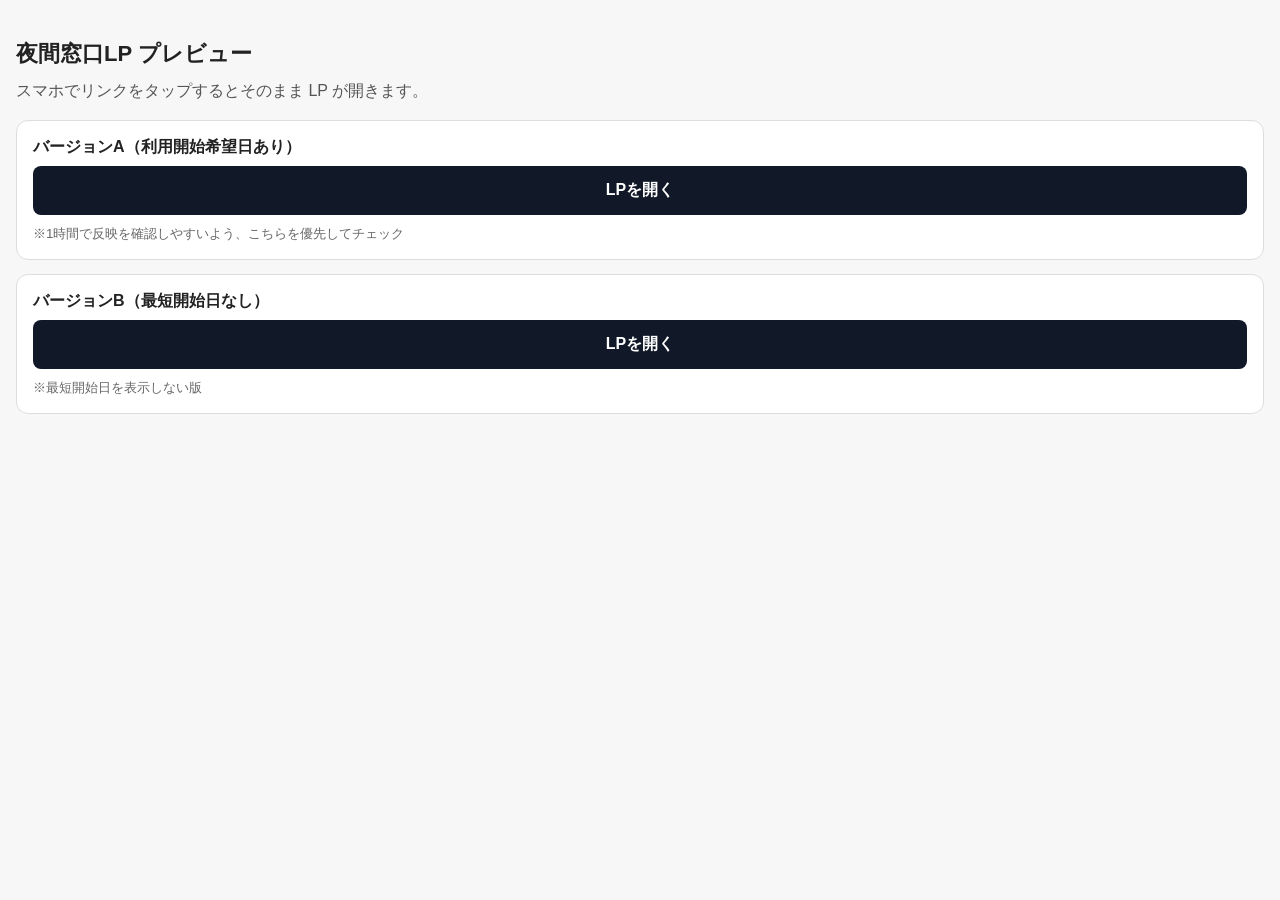
<file: preview-links.html>
<!doctype html>
<html lang="ja">
<head>
  <meta charset="UTF-8">
  <meta name="viewport" content="width=device-width, initial-scale=1">
  <title>夜間窓口LP プレビュー</title>
  <style>
    body{
      font-family: -apple-system, BlinkMacSystemFont, "Segoe UI", "Hiragino Kaku Gothic ProN", Meiryo, sans-serif;
      margin: 0;
      padding: 24px 16px;
      background: #f7f7f7;
      color: #222;
    }
    h1{
      font-size: 22px;
      margin-bottom: 8px;
    }
    p{
      margin: 0 0 16px;
      line-height: 1.7;
      color: #555;
    }
    .card{
      background: #fff;
      border: 1px solid #ddd;
      border-radius: 12px;
      padding: 16px;
      margin-bottom: 14px;
    }
    .card a{
      display: block;
      padding: 14px;
      margin-top: 8px;
      border-radius: 8px;
      background: #111827;
      color: #fff;
      text-decoration: none;
      text-align: center;
      font-weight: 700;
    }
    .card a:active{
      opacity: .92;
    }
    .card small{
      display: block;
      margin-top: 10px;
      color: #666;
    }
  </style>
</head>
<body>
  <h1>夜間窓口LP プレビュー</h1>
  <p>スマホでリンクをタップするとそのまま LP が開きます。</p>

  <div class="card">
    <strong>バージョンA（利用開始希望日あり）</strong>
    <a href="https://raw.githack.com/kou1113/electricity-night-lp/f5f9f3f/preview-yakan-start-date-required/index.html?v=f5f9f3f" target="_blank" rel="noopener noreferrer">LPを開く</a>
    <small>※1時間で反映を確認しやすいよう、こちらを優先してチェック</small>
  </div>

  <div class="card">
    <strong>バージョンB（最短開始日なし）</strong>
    <a href="https://raw.githack.com/kou1113/electricity-night-lp/f5f9f3f/preview-yakan-no-earliest/index.html?v=f5f9f3f" target="_blank" rel="noopener noreferrer">LPを開く</a>
    <small>※最短開始日を表示しない版</small>
  </div>
</body>
</html>
</file>
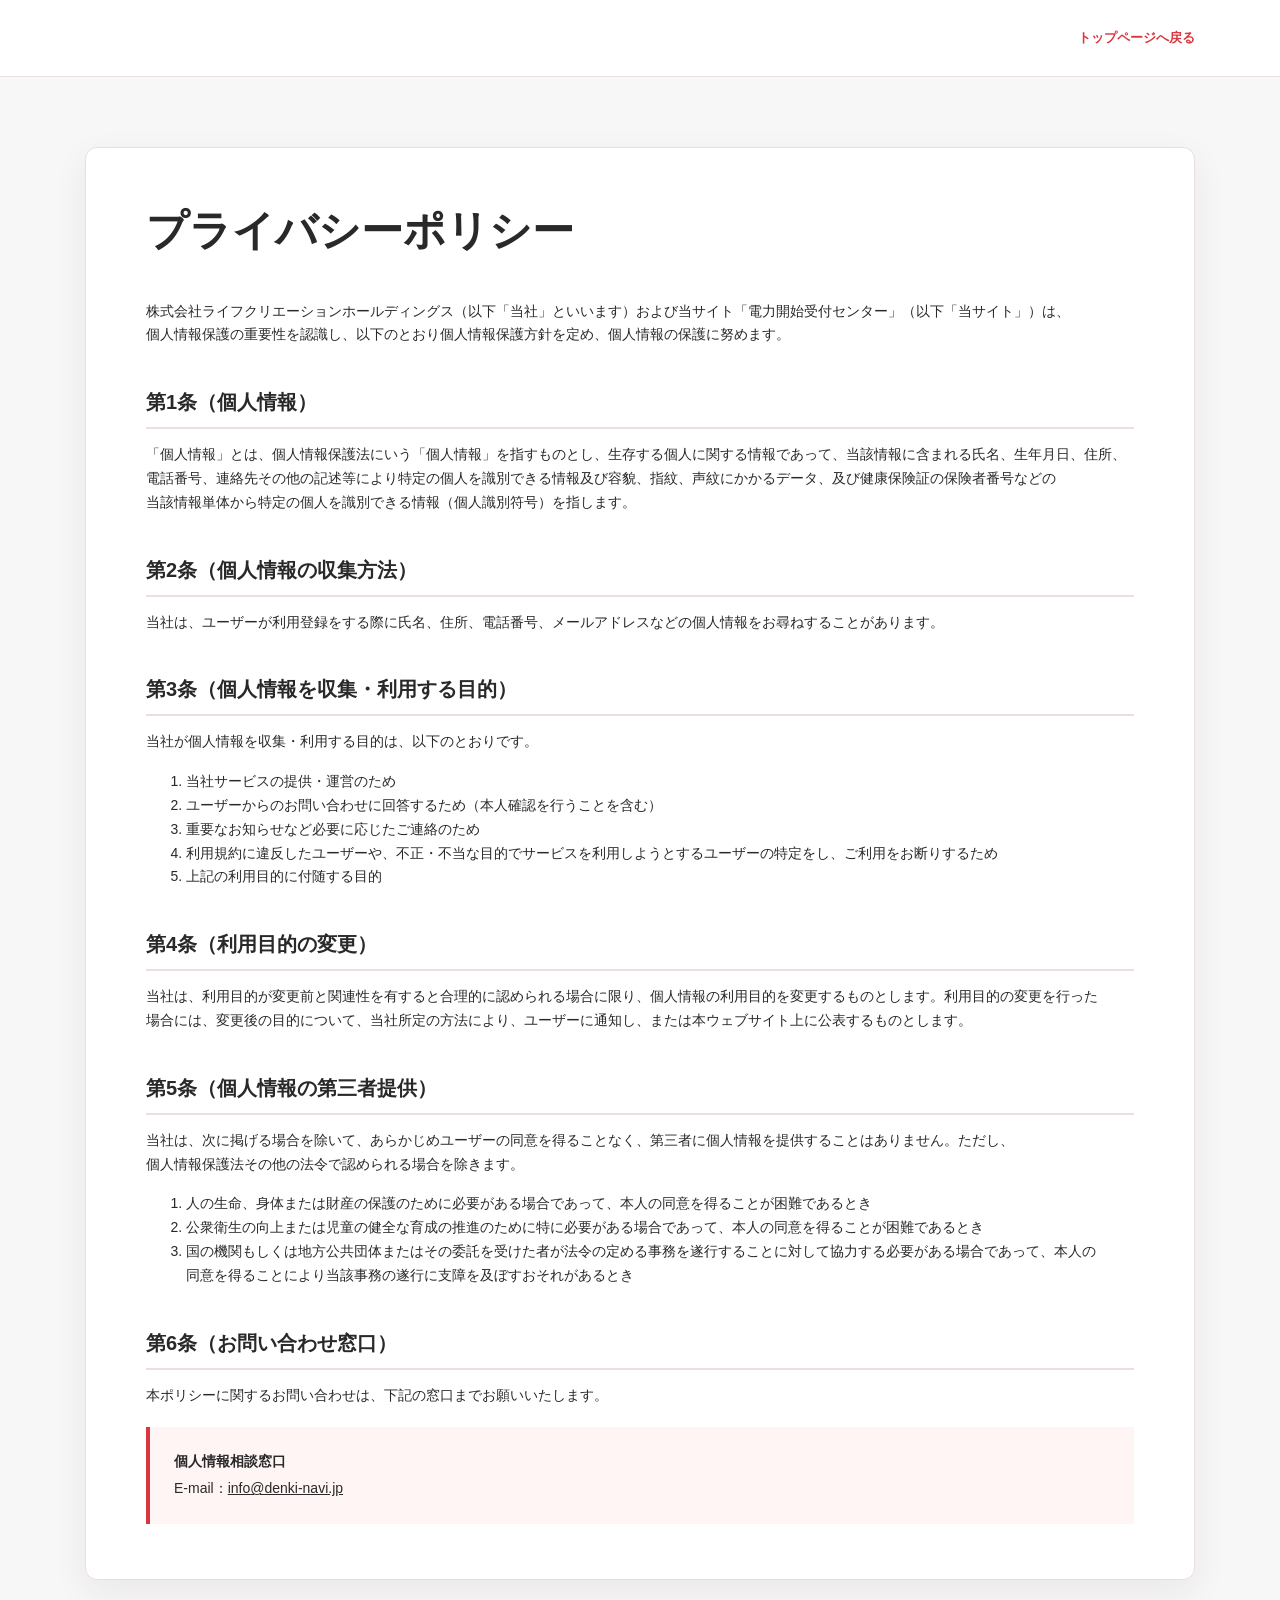
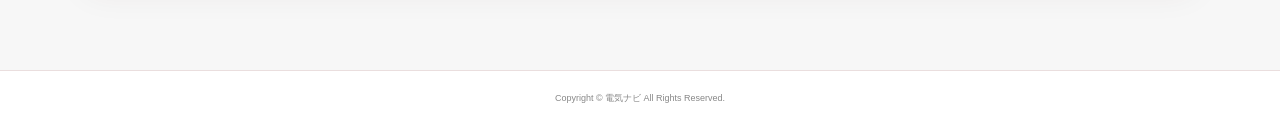
<file: privacy.html>
<!doctype html>
<html lang="ja">
<head>
  <!-- Google Tag Manager -->
  <script>(function(w,d,s,l,i){w[l]=w[l]||[];w[l].push({'gtm.start':
  new Date().getTime(),event:'gtm.js'});var f=d.getElementsByTagName(s)[0],
  j=d.createElement(s),dl=l!='dataLayer'?'&l='+l:'';j.async=true;j.src=
  'https://www.googletagmanager.com/gtm.js?id='+i+dl;f.parentNode.insertBefore(j,f);
  })(window,document,'script','dataLayer','GTM-5XKZRZDS');</script>
  <!-- End Google Tag Manager -->
  <link rel="icon" href="/favicon.png" type="image/png">
  <meta charset="utf-8"><meta name="viewport" content="width=device-width, initial-scale=1">
  <meta name="description" content="株式会社ライフクリエーションホールディングスのプライバシーポリシーです。">
  <title>プライバシーポリシー｜電気の開通窓口</title>
  <link rel="stylesheet" href="styles.css?v=20260729-logo-removal-1">
</head>
<body class="subpage">
  <!-- Google Tag Manager (noscript) -->
  <noscript><iframe src="https://www.googletagmanager.com/ns.html?id=GTM-5XKZRZDS"
  height="0" width="0" style="display:none;visibility:hidden"></iframe></noscript>
  <!-- End Google Tag Manager (noscript) -->
  <header class="subpage-header"><div class="container header-inner">
    <a class="back-link" href="index.html">トップページへ戻る</a>
  </div></header>
  <main class="document-main"><article class="container narrow document-card">
    <h1>プライバシーポリシー</h1>
    <p>株式会社ライフクリエーションホールディングス（以下「当社」といいます）および当サイト「電力開始受付センター」（以下「当サイト」）は、個人情報保護の重要性を認識し、以下のとおり個人情報保護方針を定め、個人情報の保護に努めます。</p>
    <h2>第1条（個人情報）</h2>
    <p>「個人情報」とは、個人情報保護法にいう「個人情報」を指すものとし、生存する個人に関する情報であって、当該情報に含まれる氏名、生年月日、住所、電話番号、連絡先その他の記述等により特定の個人を識別できる情報及び容貌、指紋、声紋にかかるデータ、及び健康保険証の保険者番号などの当該情報単体から特定の個人を識別できる情報（個人識別符号）を指します。</p>
    <h2>第2条（個人情報の収集方法）</h2>
    <p>当社は、ユーザーが利用登録をする際に氏名、住所、電話番号、メールアドレスなどの個人情報をお尋ねすることがあります。</p>
    <h2>第3条（個人情報を収集・利用する目的）</h2>
    <p>当社が個人情報を収集・利用する目的は、以下のとおりです。</p>
    <ol><li>当社サービスの提供・運営のため</li><li>ユーザーからのお問い合わせに回答するため（本人確認を行うことを含む）</li><li>重要なお知らせなど必要に応じたご連絡のため</li><li>利用規約に違反したユーザーや、不正・不当な目的でサービスを利用しようとするユーザーの特定をし、ご利用をお断りするため</li><li>上記の利用目的に付随する目的</li></ol>
    <h2>第4条（利用目的の変更）</h2>
    <p>当社は、利用目的が変更前と関連性を有すると合理的に認められる場合に限り、個人情報の利用目的を変更するものとします。利用目的の変更を行った場合には、変更後の目的について、当社所定の方法により、ユーザーに通知し、または本ウェブサイト上に公表するものとします。</p>
    <h2>第5条（個人情報の第三者提供）</h2>
    <p>当社は、次に掲げる場合を除いて、あらかじめユーザーの同意を得ることなく、第三者に個人情報を提供することはありません。ただし、個人情報保護法その他の法令で認められる場合を除きます。</p>
    <ol><li>人の生命、身体または財産の保護のために必要がある場合であって、本人の同意を得ることが困難であるとき</li><li>公衆衛生の向上または児童の健全な育成の推進のために特に必要がある場合であって、本人の同意を得ることが困難であるとき</li><li>国の機関もしくは地方公共団体またはその委託を受けた者が法令の定める事務を遂行することに対して協力する必要がある場合であって、本人の同意を得ることにより当該事務の遂行に支障を及ぼすおそれがあるとき</li></ol>
    <h2>第6条（お問い合わせ窓口）</h2>
    <p>本ポリシーに関するお問い合わせは、下記の窓口までお願いいたします。</p>
    <div class="contact-box"><p><strong>個人情報相談窓口</strong></p><p>E-mail：<a href="mailto:info@denki-navi.jp">info@denki-navi.jp</a></p></div>
  </article></main>
  <footer><p>Copyright © 電気ナビ All Rights Reserved.</p></footer>
</body>
</html>
</file>
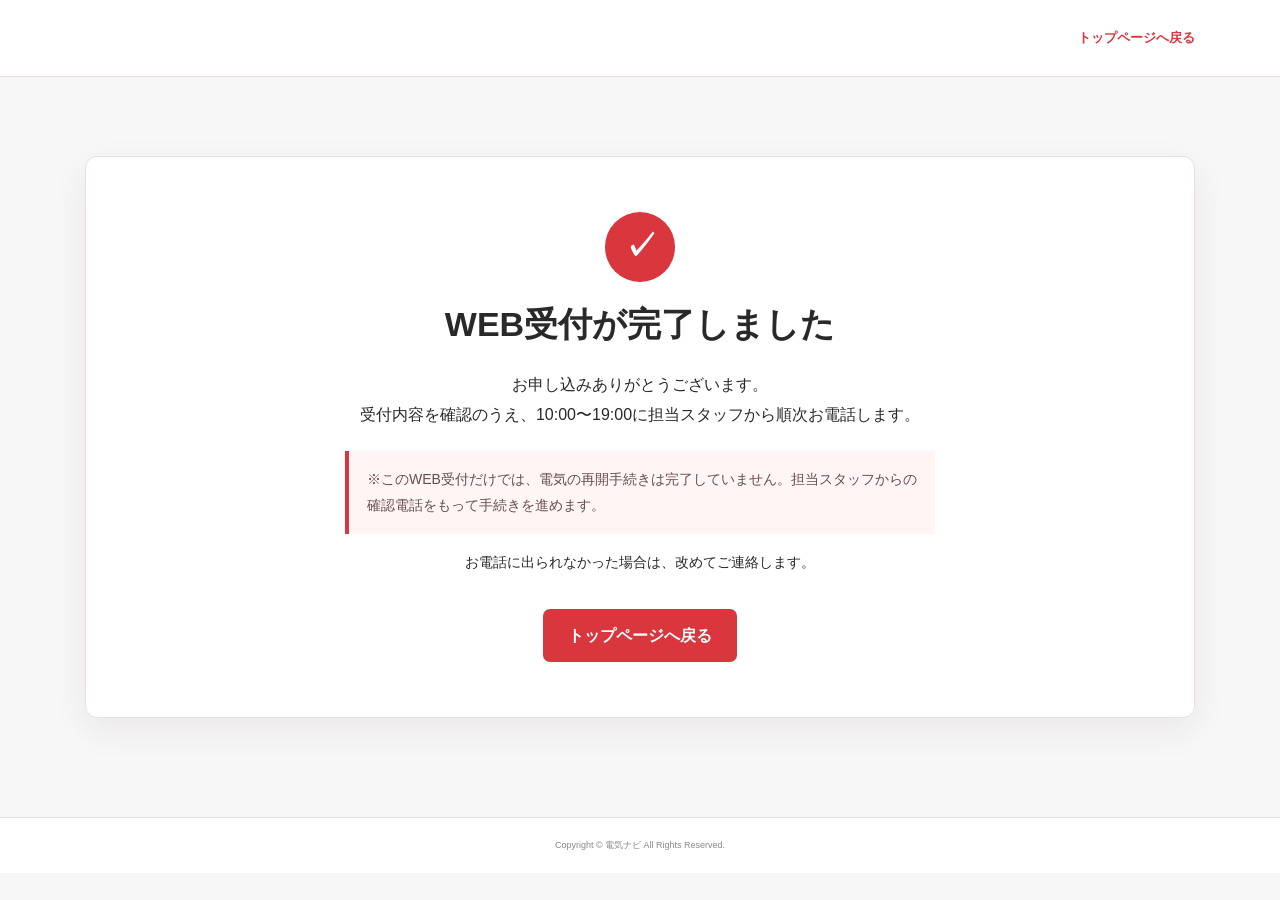
<file: thanks.html>
<!doctype html>
<html lang="ja">
<head>
  <!-- Google Tag Manager -->
  <script>(function(w,d,s,l,i){w[l]=w[l]||[];w[l].push({'gtm.start':
  new Date().getTime(),event:'gtm.js'});var f=d.getElementsByTagName(s)[0],
  j=d.createElement(s),dl=l!='dataLayer'?'&l='+l:'';j.async=true;j.src=
  'https://www.googletagmanager.com/gtm.js?id='+i+dl;f.parentNode.insertBefore(j,f);
  })(window,document,'script','dataLayer','GTM-5XKZRZDS');</script>
  <!-- End Google Tag Manager -->
  <link rel="icon" href="/favicon.png" type="image/png">
  <meta charset="utf-8">
  <meta name="viewport" content="width=device-width, initial-scale=1">
  <meta name="robots" content="noindex,follow">
  <title>WEB受付完了｜電気の開通窓口</title>
  <link rel="stylesheet" href="styles.css?v=20260729-thanks-phone-1">
</head>
<body class="subpage night-thanks">
  <!-- Google Tag Manager (noscript) -->
  <noscript><iframe src="https://www.googletagmanager.com/ns.html?id=GTM-5XKZRZDS"
  height="0" width="0" style="display:none;visibility:hidden"></iframe></noscript>
  <!-- End Google Tag Manager (noscript) -->
  <header class="subpage-header"><div class="container header-inner">
    <a class="back-link" href="index.html">トップページへ戻る</a>
  </div></header>
  <main class="document-main thanks-main">
    <article class="container narrow document-card thanks-card">
      <span class="thanks-icon" aria-hidden="true">✓</span>
      <h1>WEB受付が完了しました</h1>
      <p>お申し込みありがとうございます。<br>受付内容を確認のうえ、10:00〜19:00に担当スタッフから順次お電話します。</p>
      <p class="thanks-note">※このWEB受付だけでは、電気の再開手続きは完了していません。担当スタッフからの確認電話をもって手続きを進めます。</p>
      <p class="thanks-followup">お電話に出られなかった場合は、改めてご連絡します。</p>
      <a class="thanks-button" href="index.html">トップページへ戻る</a>
    </article>
  </main>
  <footer><p>Copyright © 電気ナビ All Rights Reserved.</p></footer>
</body>
</html>
</file>
<file: styles-mobile-split-29.css>
:root{--navy:#173b57;--blue:#087d91;--blue-dark:#076576;--orange:#ec6b2d;--cream:#fff8ee;--ink:#24333b;--muted:#5f6e75;--line:#d8e2e5;--gray:#f4f7f7;--white:#fff;--red:#bd4138}
.honeypot{position:absolute!important;left:-9999px!important;width:1px!important;height:1px!important;opacity:0!important;pointer-events:none!important}
*{box-sizing:border-box}html{scroll-behavior:smooth;scroll-padding-top:20px}body{margin:0;padding-bottom:72px;color:var(--ink);font-family:-apple-system,BlinkMacSystemFont,"Noto Sans JP","Yu Gothic",Meiryo,sans-serif;line-height:1.75;background:#fff}a{color:inherit}.container{width:min(1080px,calc(100% - 40px));margin:auto}.narrow{width:min(760px,calc(100% - 40px))}.notice-bar{padding:5px 15px;text-align:center;color:#5f6b72;background:#eef1f3;border-bottom:1px solid #dfe4e7;font-size:10px}.site-header{background:#fff;border-bottom:1px solid var(--line)}.header-inner{min-height:76px;display:flex;align-items:center;gap:22px}.brand{margin-right:auto;display:flex;align-items:center;gap:10px;text-decoration:none;line-height:1.25}.brand-mark{width:42px;height:42px;display:grid;place-items:center;color:#fff;background:var(--blue);border-radius:50%;font-size:21px}.brand b,.brand small{display:block}.brand b{color:var(--navy);font-size:20px}.brand small{color:var(--muted);font-size:9px}.header-contact{display:flex;flex-direction:column;align-items:flex-end;line-height:1.15}.header-contact small{color:var(--muted);font-size:9px}.header-contact a{color:var(--navy);font-size:22px;font-weight:800;text-decoration:none}.header-button{padding:11px 21px;color:#fff;background:var(--orange);border-radius:7px;font-size:13px;font-weight:800;text-decoration:none}
.hero{padding:64px 0 68px;background:linear-gradient(125deg,#effafa 0%,#f6fbfb 58%,#fff6e9 100%);border-bottom:1px solid #d8e8e9}.hero-grid{display:grid;grid-template-columns:minmax(0,1.28fr) minmax(320px,.72fr);gap:60px;align-items:center}.target-label{width:fit-content;margin:0 0 14px;padding:4px 13px;color:#fff;background:var(--blue);border-radius:99px;font-size:12px;font-weight:800}.hero h1{margin:0 0 18px;color:var(--navy);font-size:clamp(38px,5vw,58px);line-height:1.25;letter-spacing:-.045em}.hero h1 em{color:var(--orange);font-style:normal}.hero-lead{max-width:670px;margin:0 0 17px;font-size:17px;font-weight:650}.key-message{margin-bottom:24px;padding:12px 15px;display:flex;gap:10px;align-items:flex-start;background:#fff;border-left:4px solid var(--orange);box-shadow:0 5px 20px rgba(26,58,71,.06);font-size:12px}.key-message b{flex:0 0 auto;color:var(--orange)}.hero-actions{display:grid;grid-template-columns:1.15fr .85fr;gap:10px}.hero-actions a,.hero-actions button{min-height:76px;padding:8px 12px;display:flex;flex-direction:column;align-items:center;justify-content:center;border-radius:7px;text-decoration:none;line-height:1.25;box-shadow:0 5px 12px rgba(25,47,60,.1);font:inherit;cursor:pointer}.hero-actions button{border:0}.hero-actions small,.hero-actions span{font-size:9px}.primary-button{color:#fff;background:var(--orange)}.primary-button strong{font-size:25px}.secondary-button{color:#fff;background:var(--blue)}.secondary-button strong{font-size:16px}.small-note{margin:11px 0 0;color:var(--muted);font-size:9px}.hero-panel{padding:30px;background:#fff;border:1px solid #d1e0e2;border-radius:12px;box-shadow:0 16px 35px rgba(22,58,70,.09)}.panel-kicker{margin:0;color:var(--blue);font-size:10px;font-weight:900;letter-spacing:.08em}.hero-panel h2{margin:5px 0 19px;color:var(--navy);font-size:21px;line-height:1.5}.hero-panel ul{margin:0;padding:0;list-style:none}.hero-panel li{display:flex;gap:12px;padding:13px 0;border-top:1px solid #e5ecee}.hero-panel li>span{width:27px;height:27px;flex:0 0 auto;display:grid;place-items:center;color:#fff;background:var(--blue);border-radius:50%;font-size:12px;font-weight:900}.hero-panel p{margin:0}.hero-panel b,.hero-panel small{display:block}.hero-panel b{font-size:14px}.hero-panel small{color:var(--muted);font-size:10px}
.section{padding:76px 0}.gray{background:var(--gray)}.section-title{margin-bottom:34px;text-align:center}.section-title>span{color:var(--blue);font-size:11px;font-weight:900;letter-spacing:.1em}.section-title h2{margin:5px 0 9px;color:var(--navy);font-size:clamp(27px,3.5vw,39px);line-height:1.42}.section-title p{max-width:700px;margin:0 auto;color:var(--muted);font-size:13px}.step-grid{margin:0;padding:0;display:grid;grid-template-columns:repeat(3,1fr);gap:14px;list-style:none}.step-grid li{position:relative;padding:28px 25px;background:#fff;border:1px solid var(--line);border-radius:9px}.step-grid li>span{width:32px;height:32px;display:grid;place-items:center;color:#fff;background:var(--blue);border-radius:50%;font-size:12px;font-weight:900}.step-grid h3{margin:14px 0 7px;color:var(--navy);font-size:17px}.step-grid p{margin:0;color:var(--muted);font-size:12px}.support-band{margin-top:20px;padding:23px 28px;display:flex;align-items:center;gap:25px;color:#fff;background:var(--navy);border-radius:9px}.support-band div{margin-right:auto}.support-band small{color:#b8dce2;font-size:10px}.support-band h3{margin:2px 0;font-size:18px}.support-band a{padding:12px 20px;flex:0 0 auto;background:var(--orange);border-radius:6px;font-size:13px;font-weight:800;text-decoration:none}.support-band a span{margin-left:9px}.compact-grid{display:grid;grid-template-columns:.8fr 1.2fr;gap:80px;align-items:center}.align-left{text-align:left;margin:0}.important-copy>p{margin:0 0 14px;color:var(--muted);font-size:14px}.plain-note{margin-top:22px;padding:20px 22px;background:#fff;border-left:5px solid var(--orange)}.plain-note b,.plain-note span{display:block}.plain-note b{color:var(--navy);font-size:15px}.plain-note span{margin-top:3px;color:var(--muted);font-size:11px}.faq details{margin-bottom:9px;background:#fff;border:1px solid var(--line);border-radius:7px}.faq summary{position:relative;padding:19px 50px 19px 21px;color:var(--navy);cursor:pointer;list-style:none;font-size:14px;font-weight:800}.faq summary::after{content:"＋";position:absolute;right:20px;color:var(--blue)}.faq details[open] summary::after{content:"−"}.faq details p{margin:0;padding:0 21px 21px;color:var(--muted);font-size:12px}
.contact-guide{padding:52px 0;background:#fff5f5;border-bottom:1px solid var(--line)}.contact-guide-inner{display:grid;grid-template-columns:.82fr 1.18fr;gap:60px;align-items:center}.contact-guide-heading>span{color:var(--red);font-size:11px;font-weight:900;letter-spacing:.06em}.contact-guide-heading h2{margin:7px 0 0;color:var(--ink);font-size:clamp(24px,3vw,34px);line-height:1.45}.contact-guide-copy>p{margin:0 0 15px;color:var(--muted);font-size:13px}.contact-guide-copy ul{margin:0;padding:0;display:grid;gap:7px;list-style:none}.contact-guide-copy li{position:relative;padding-left:22px;font-size:13px;font-weight:800}.contact-guide-copy li::before{content:"✓";position:absolute;left:0;color:var(--red);font-weight:900}.contact-guide-note{margin-top:18px;padding:15px 18px;background:#fff;border-left:4px solid var(--red)}.contact-guide-note b,.contact-guide-note span{display:block}.contact-guide-note b{font-size:13px}.contact-guide-note span{margin-top:3px;color:var(--muted);font-size:11px}
.form-section{color:#fff;background:var(--navy)}.section-title.inverse h2{color:#fff}.section-title.inverse>span{color:#92d8df}.section-title.inverse p{color:#d8e5ed}.contact-form{padding:34px 40px;background:#fff;color:var(--ink);border-radius:10px}.contact-form>label:not(.privacy){margin-bottom:16px;display:grid;grid-template-columns:190px 1fr;gap:18px;align-items:center}.contact-form label>span{color:var(--navy);font-size:13px;font-weight:800}.contact-form i{margin-left:5px;padding:2px 6px;color:#fff;background:#c9453b;font-size:9px;font-style:normal}.contact-form i.optional{color:#56646d;background:#e5e9ec}input,select{width:100%;padding:12px;border:1px solid #bdcbd4;border-radius:4px;background:#fff;font:inherit}input:focus,select:focus{outline:3px solid rgba(8,125,145,.16);border-color:var(--blue)}.privacy{margin:23px 0 0;display:flex;justify-content:center;gap:8px}.privacy input{width:auto}.privacy span{font-size:11px!important}.contact-form button{width:min(430px,100%);margin:22px auto 0;padding:13px 16px 16px;display:block;color:#fff;background:var(--orange);border:0;border-radius:7px;font-size:17px;font-weight:900;cursor:pointer}.contact-form button small{display:block;font-size:9px}.form-note{text-align:center;color:var(--muted);font-size:9px}.form-caution{max-width:650px;margin:14px auto 0;text-align:center;color:#bcd0da;font-size:9px}.operator-info{padding:43px 0;text-align:center;background:#eef1f3}.operator-info h2{margin:0 0 8px;color:var(--navy);font-size:17px}.operator-info p{margin:0;color:var(--muted);font-size:10px}.operator-info nav{margin-top:17px;display:flex;justify-content:center;gap:22px;font-size:11px}footer{padding:20px;text-align:center;color:#afbbc5;background:#102638;font-size:9px}footer p{margin:0}.sticky-cta{position:fixed;z-index:50;right:0;bottom:0;left:0;height:72px;display:grid;grid-template-columns:1fr 1fr;box-shadow:0 -4px 15px rgba(0,0,0,.15)}.sticky-cta a{display:flex;flex-direction:column;align-items:center;justify-content:center;color:#fff;text-decoration:none;line-height:1.35}.sticky-cta a:first-child{background:var(--orange)}.sticky-cta a:last-child{background:var(--blue)}.sticky-cta small{font-size:8px}.sticky-cta b{font-size:14px}
@media(max-width:760px){body{padding-bottom:66px}.container,.narrow{width:calc(100% - 28px)}.notice-bar{font-size:8px}.header-inner{min-height:66px}.brand-mark{width:35px;height:35px}.brand b{font-size:16px}.brand small{font-size:8px}.header-contact,.header-button{display:none}.hero{padding:40px 0 44px}.hero-grid{grid-template-columns:1fr;gap:23px}.target-label{font-size:10px}.hero h1{font-size:35px}.hero-lead{font-size:14px}.key-message{font-size:11px}.hero-actions{grid-template-columns:1fr}.primary-button strong{font-size:23px}.hero-panel{padding:22px}.hero-panel h2{font-size:18px}.section{padding:56px 0}.section-title{margin-bottom:26px}.section-title h2{font-size:26px}.step-grid{grid-template-columns:1fr}.step-grid li{padding:22px;display:grid;grid-template-columns:35px 1fr;gap:11px}.step-grid h3{margin:0 0 4px}.support-band{padding:22px;display:block;text-align:center}.support-band h3{margin-bottom:15px;font-size:16px}.support-band a{display:block}.compact-grid{grid-template-columns:1fr;gap:25px}.align-left{text-align:center}.align-left h2 br{display:none}.important-copy>p{font-size:13px}.contact-form{padding:25px 16px}.contact-form>label:not(.privacy){grid-template-columns:1fr;gap:4px}.privacy{align-items:flex-start;justify-content:flex-start}.privacy input{width:19px;height:19px}.sticky-cta{height:66px}.sticky-cta b{font-size:13px}}
@media(max-width:760px){.contact-guide{padding:42px 0}.contact-guide-inner{grid-template-columns:1fr;gap:22px}.contact-guide-heading{text-align:center}.contact-guide-heading h2{font-size:24px}.contact-guide-copy>p{font-size:12px}.primary-button strong{font-size:17px}.hero-actions a{min-height:82px}.hero-actions small{font-size:10px;text-align:center}.sticky-cta small{font-size:8px}.sticky-cta b{font-size:12px}}
@media(max-width:360px){.hero h1{font-size:31px}.brand b{font-size:15px}.sticky-cta b{font-size:12px}}
@media(prefers-reduced-motion:reduce){html{scroll-behavior:auto}}

/* Standalone company and privacy pages */
.subpage{min-height:100vh;padding:0;background:#f7f7f7}.subpage-header{background:#fff;border-bottom:1px solid var(--line)}.subpage-header .header-inner{min-height:76px}.subpage-header .back-link{margin-left:auto}.back-link{color:var(--red);font-size:13px;font-weight:800;text-decoration:none}.document-main{padding:70px 0 90px}.document-card{padding:55px 60px;border:1px solid var(--line);border-radius:12px;background:#fff;box-shadow:0 12px 35px rgba(75,31,34,.07)}.document-card h1{margin:0 0 40px;color:var(--ink);font-size:clamp(30px,4vw,42px);line-height:1.35}.document-card h2{margin:38px 0 12px;padding-bottom:8px;color:var(--ink);border-bottom:2px solid var(--line);font-size:20px}.document-card p,.document-card li{font-size:14px}.document-card table{width:100%;border-collapse:collapse;font-size:14px}.document-card th,.document-card td{padding:15px;border-top:1px solid var(--line);text-align:left;vertical-align:top}.document-card th{width:190px;color:var(--ink);background:#fff5f5}.contact-box{margin-top:20px;padding:20px 24px;background:#fff5f5;border-left:4px solid var(--red)}.contact-box p{margin:3px 0}.privacy a{color:var(--red)}
@media(max-width:760px){.subpage{padding-bottom:0}.subpage-header .header-inner{min-height:66px}.back-link{font-size:11px}.document-main{padding:35px 0 55px}.document-card{padding:30px 20px}.document-card h1{margin-bottom:28px}.document-card h2{font-size:18px}.document-card p,.document-card li{font-size:13px}.document-card th,.document-card td{padding:12px 10px;display:block;width:100%}.document-card th{padding-bottom:6px}.document-card td{padding-top:6px;border-top:0}.document-card tr{display:block;border-top:1px solid var(--line)}.document-card tr:first-child{border-top:0}}

/* Cancellation guidance modal */
body.modal-active{overflow:hidden}.cancel-modal{position:fixed;z-index:100;inset:0;display:grid;place-items:center;padding:20px;visibility:hidden;opacity:0;transition:visibility .25s,opacity .25s ease}.cancel-modal.is-open{visibility:visible;opacity:1}.cancel-modal-backdrop{position:absolute;inset:0;background:rgba(24,24,24,.48);backdrop-filter:blur(3px)}.cancel-modal-card{position:relative;width:min(500px,100%);padding:40px;border:1px solid #efcece;border-top:5px solid var(--red);border-radius:14px;background:#fff;box-shadow:0 24px 70px rgba(30,20,20,.25);transform:translateY(14px) scale(.98);transition:transform .3s ease}.cancel-modal.is-open .cancel-modal-card{transform:translateY(0) scale(1)}.cancel-modal-close{position:absolute;top:12px;right:14px;width:36px;height:36px;padding:0;color:#777;border:0;border-radius:50%;background:#f5f5f5;cursor:pointer;font-size:25px;line-height:1}.cancel-modal-label{color:var(--red);font-size:11px;font-weight:900;letter-spacing:.08em}.cancel-modal-card h2{margin:7px 0 15px;color:var(--ink);font-size:27px;line-height:1.45}.cancel-modal-card>p{margin:0;color:var(--muted);font-size:13px}.cancel-modal-note{margin-top:18px;padding:15px 17px;background:#fff5f5;border-left:4px solid var(--red)}.cancel-modal-note b,.cancel-modal-note span{display:block}.cancel-modal-note b{font-size:13px}.cancel-modal-note span{margin-top:3px;color:var(--muted);font-size:11px}.cancel-modal-button{width:100%;margin-top:22px;padding:13px;color:#fff;border:0;border-radius:7px;background:var(--red);cursor:pointer;font-size:14px;font-weight:900}
@media(max-width:760px){.cancel-modal-card{padding:34px 22px 24px}.cancel-modal-card h2{font-size:22px}.cancel-modal-card>p{font-size:12px}}

/* Japanese typography and line-break balance */
h1,h2,h3,.hero-lead,.key-message span,.section-title p,.important-copy p,.cancel-modal-card>p{text-wrap:balance;word-break:auto-phrase}.hero-actions strong,.sticky-cta b{white-space:nowrap}.hero-actions small{max-width:100%;line-height:1.4;text-wrap:balance}.primary-button strong{font-size:20px;letter-spacing:-.02em}.support-band h3{max-width:650px}.document-card p,.document-card li{word-break:auto-phrase}
.mobile-only{display:none}
.same-day-note{margin:13px 0 0;padding:10px 13px;display:flex;gap:9px;align-items:center;color:var(--ink);border:1px solid #efcece;border-radius:7px;background:#fff5f5;font-size:10px;line-height:1.55}.same-day-note b{flex:0 0 auto;color:var(--red);font-size:11px}.same-day-note span{text-wrap:balance}
.eligibility-note{margin:-4px 0 18px 208px;padding:9px 11px;color:#765454;background:#fff5f5;border-left:3px solid var(--red);font-size:10px;line-height:1.6}
.optional-address-heading{margin:5px 0 16px 208px;padding:12px 14px;background:#f7f7f7;border-left:3px solid #c9c9c9}.optional-address-heading b,.optional-address-heading span{display:block}.optional-address-heading b{color:var(--ink);font-size:12px}.optional-address-heading span{margin-top:2px;color:var(--muted);font-size:9px}
@media(max-width:760px){.hero-actions a,.hero-actions button{min-height:82px}.primary-button strong{font-size:17px}.hero-actions small{font-size:9px}.hero-panel h2 br{display:none}.cancel-modal-card h2 br{display:none}}
@media(max-width:760px){.mobile-only{display:block}.key-message{display:block;text-align:center}.key-message b,.key-message span{display:block}.key-message span{margin-top:5px}.same-day-note{padding:11px 12px;display:block;text-align:center}.same-day-note b,.same-day-note span{display:block}.same-day-note span{margin-top:5px;font-size:9px}.steps .section-title h2{font-size:24px;line-height:1.5}.steps .section-title p{max-width:310px}}
@media(max-width:760px){.eligibility-note{margin:-5px 0 18px;padding:9px 10px;font-size:9px}}
@media(max-width:760px){.optional-address-heading{margin:5px 0 16px;padding:11px 12px}.optional-address-heading b{font-size:11px}}
.thanks-main{min-height:calc(100vh - 160px);display:grid;place-items:center}.thanks-card{text-align:center}.thanks-icon{width:70px;height:70px;margin:0 auto 20px;display:grid;place-items:center;color:#fff;background:var(--red);border-radius:50%;font-size:34px;font-weight:900}.thanks-card>p{max-width:590px;margin:0 auto 15px}.thanks-note{color:var(--muted);font-size:12px!important}.thanks-button{margin-top:18px;padding:13px 25px;display:inline-block;color:#fff;background:var(--red);border-radius:7px;font-size:14px;font-weight:900;text-decoration:none}
@media(max-width:360px){.primary-button strong{font-size:15px}.hero-actions small{font-size:8px}.sticky-cta b{font-size:11px}}

/* White and red visual direction */
:root{--navy:#292929;--blue:#d9363e;--blue-dark:#b8242c;--orange:#e3313b;--cream:#fff5f5;--ink:#292929;--muted:#666;--line:#eadede;--gray:#fff;--red:#d9363e}
.notice-bar,.site-header,.hero,.gray,.form-section,.operator-info,footer{background:#fff}
.notice-bar{color:#777;border-color:var(--line)}
.brand-mark,.header-button,.target-label,.primary-button,.hero-panel li>span,.step-grid li>span,.support-band a,.contact-form button,.sticky-cta a:first-child,.sticky-cta a:last-child{background:var(--red)}
.brand b,.hero h1,.hero-panel h2,.section-title h2,.step-grid h3,.plain-note b,.section-title.inverse h2,.operator-info h2{color:var(--ink)}
.header-contact a,.hero h1 em,.panel-kicker,.section-title>span,.flow-list>li>span{color:var(--red)}
.hero{border-bottom:1px solid var(--line)}
.target-label{color:var(--red);background:#fff1f1;border:1px solid #f2cccc}
.key-message{background:#fff5f5;border-left-color:var(--red);box-shadow:none}.key-message b{color:var(--red)}
.secondary-button{color:var(--red);background:#fff;border:2px solid var(--red)}
.hero-panel{border-color:#efcece;border-top:5px solid var(--red);box-shadow:0 16px 35px rgba(75,31,34,.08)}
.hero-panel li{border-color:var(--line)}
.step-grid li{border-color:#ecdada}.support-band{background:#fff5f5;border:1px solid #efcece;color:var(--ink)}.support-band small{color:var(--red)}.support-band a{color:#fff}
.plain-note{background:#fff5f5;border-left-color:var(--red)}
.faq details{border-color:#ecdada}
.form-section{color:var(--ink);border-top:1px solid var(--line)}.section-title.inverse>span{color:var(--red)}.section-title.inverse p{color:var(--muted)}
.contact-form{border:1px solid #efcccc;border-top:5px solid var(--red);box-shadow:0 12px 35px rgba(75,31,34,.07)}
.form-caution{color:var(--muted)}
.operator-info{border-top:1px solid var(--line)}footer{color:#888;border-top:1px solid var(--line)}
.hero h1{font-size:clamp(38px,4.5vw,50px)}.hero h1>span,.hero h1 em>span{display:block;white-space:nowrap}
.sticky-cta{border-top:1px solid #e7caca;box-shadow:0 -5px 18px rgba(69,25,28,.14)}
.sticky-cta a:last-child{color:var(--red);background:#fff;border-left:1px solid #e7caca}
@media(max-width:760px){.hero h1{font-size:clamp(24px,7vw,29px);line-height:1.38;letter-spacing:-.045em}.hero h1>span,.hero h1 em>span{white-space:nowrap}}
@media(max-width:350px){.hero h1{font-size:23px}}

/* Tokyo-area landing page direction — inspired by utility support portals */
:root{--green:#159564;--green-dark:#08734b;--green-pale:#eaf8f1;--yellow:#ffd94a;--yellow-dark:#f2bd13}
body{color:#26352f;background:#fff}.notice-bar{padding:7px 15px;color:#52615b;background:#f5f7f6;border-color:#e4eae7}.site-header{border:0}.header-inner{min-height:82px}.header-button{background:var(--green);border-radius:3px}.header-contact a{color:var(--green-dark)}
.area-tabs{position:relative;z-index:10;color:#fff;background:var(--green-dark);box-shadow:0 3px 12px rgba(8,83,55,.18)}.area-tabs-inner{display:flex;align-items:stretch}.area-tabs-label{padding:14px 18px 14px 0;display:flex;align-items:center;flex:0 0 auto;font-size:12px;font-weight:900}.area-tabs-scroll{display:grid;grid-template-columns:repeat(9,minmax(70px,1fr));flex:1}.area-tab{min-height:54px;padding:7px 8px;display:flex;flex-direction:column;align-items:center;justify-content:center;border-left:1px solid rgba(255,255,255,.2);text-align:center;text-decoration:none;font-size:12px;font-weight:800;line-height:1.2}.area-tab small{margin-top:2px;color:#b8d8ca;font-size:8px;font-weight:500}.area-tab.is-current{position:relative;color:#174a37;background:var(--yellow);font-size:14px}.area-tab.is-current::after{content:"";position:absolute;bottom:-8px;border-width:8px 8px 0;border-style:solid;border-color:var(--yellow) transparent transparent}.area-tab.is-pending{cursor:default}
.hero{padding:58px 0 62px;background:linear-gradient(110deg,#fff 0 52%,#effaf5 52% 100%);border-bottom:0}.hero-grid{gap:46px}.target-label{padding:6px 17px;color:#fff;background:var(--green);border:0;border-radius:2px;font-size:13px;letter-spacing:.08em}.hero h1{color:#203c31;font-size:clamp(39px,4.5vw,54px)}.hero h1 em{color:var(--green)}.hero-lead{padding:13px 16px;background:#fff;border-left:4px solid var(--yellow-dark);font-size:15px}.key-message{background:transparent;border:0;border-bottom:1px solid #dce9e3;padding:4px 0 15px}.key-message b{color:var(--green-dark)}.hero-actions{grid-template-columns:1fr 1fr;gap:12px}.primary-button{background:var(--green)!important;border:2px solid var(--green)}.secondary-button{color:#654e00;background:var(--yellow);border:2px solid var(--yellow-dark)}.hero-actions a{border-radius:4px;box-shadow:0 5px 12px rgba(22,102,72,.14)}.hero-actions strong{font-size:19px}.hero-actions span{margin-top:3px}.same-day-note{border-color:#d7e9df;background:#f5fbf8}.same-day-note b{color:var(--green-dark)}.hero-panel{border:1px solid #cfe5d9;border-top:6px solid var(--green);border-radius:4px;box-shadow:8px 8px 0 #dff2e8}.panel-kicker,.section-title>span{color:var(--green)}.hero-panel h2{color:#203c31}.hero-panel li>span,.step-grid li>span{background:var(--green)}
.area-summary{padding:28px 0;background:var(--green-dark);color:#fff}.area-summary-inner{display:grid;grid-template-columns:260px 1fr;gap:34px;align-items:center}.area-summary span{color:#aee3cc;font-size:10px;font-weight:800}.area-summary h2{margin:2px 0 0;font-size:22px}.area-summary ul{margin:0;padding:0;display:flex;flex-wrap:wrap;gap:7px;list-style:none}.area-summary li{padding:6px 10px;color:#234b3b;background:#fff;border-radius:2px;font-size:11px;font-weight:800}
.section-title h2,.step-grid h3,.plain-note b,.operator-info h2{color:#203c31}.step-grid li{border-color:#d9e8e1;border-radius:3px}.support-band{color:#203c31;background:var(--green-pale);border-color:#cce6da;border-radius:3px}.support-band small{color:var(--green)}.support-band a,.contact-form button{background:var(--green)}.plain-note{background:var(--green-pale);border-left-color:var(--green)}.faq details{border-color:#d7e6df;border-radius:3px}.faq summary::after{color:var(--green)}.form-section{background:#f0f8f4;border-top:1px solid #d7e9df}.section-title.inverse h2{color:#203c31}.section-title.inverse>span{color:var(--green)}.contact-form{border-color:#cbe4d8;border-top-color:var(--green);border-radius:4px;box-shadow:0 12px 35px rgba(12,95,63,.08)}input:focus,select:focus{outline-color:rgba(21,149,100,.16);border-color:var(--green)}.privacy a{color:var(--green-dark)}.operator-info{background:#f5f8f6}.sticky-cta a:first-child{background:var(--green)}.sticky-cta a:last-child{color:#5b4600;background:var(--yellow);border-left-color:#e1bd30}.sticky-cta{border-top-color:#cbded5}.cancel-modal-label{color:var(--green)}
@media(max-width:760px){.header-inner{min-height:66px}.area-tabs-inner{width:100%;display:block}.area-tabs-label{display:none}.area-tabs-scroll{display:flex;overflow-x:auto;scrollbar-width:none}.area-tabs-scroll::-webkit-scrollbar{display:none}.area-tab{min-width:76px;min-height:48px}.hero{padding:38px 0 42px;background:linear-gradient(145deg,#fff 0 57%,#effaf5 57% 100%)}.hero h1{font-size:29px}.hero-actions{grid-template-columns:1fr}.hero-actions strong{font-size:18px}.area-summary{padding:25px 0}.area-summary-inner{grid-template-columns:1fr;gap:15px}.area-summary ul{gap:5px}.area-summary li{font-size:10px}.hero-panel{box-shadow:5px 5px 0 #dff2e8}}

/* Exact reference-page layout */
:root{--ref-red:#d62d2f;--ref-red-dark:#c9002f;--ref-gray:#90a4b3;--ref-pink:#fff0f1}
body{padding-bottom:72px;color:#292929;background:#fff;line-height:1.7}.site-header{display:none}.container{width:min(1110px,calc(100% - 40px))}.area-tabs{color:#292929;background:#fff;box-shadow:0 2px 5px rgba(0,0,0,.05);border-bottom:1px solid #eee}.area-tabs-inner{width:min(1310px,100%)}.area-tabs-label{display:none}.area-tabs-scroll{grid-template-columns:repeat(9,1fr)}.area-tab{min-height:48px;padding:10px 6px;border:0;color:#292929;font-size:13px;white-space:nowrap}.area-tab.is-current{color:#292929;background:#fff;font-size:13px}.area-tab.is-current::after{right:0;bottom:0;left:0;border:0;height:1px;background:var(--ref-red)}.notice-bar{padding:62px 15px 32px;color:#444;background:#fff;border:0;font-size:11px}
.hero{padding:0 0 38px;background:#fff;border:0}.hero-grid{display:block}.hero-copy{width:100%}.service-labels{padding-bottom:17px;display:flex;border-bottom:2px solid var(--ref-red)}.service-labels strong,.service-labels span{padding:11px 12px;display:block;font-size:14px}.service-labels strong{color:#fff;background:var(--ref-red)}.service-labels span{margin-left:5px;background:#eee;font-weight:800}.hero h1{margin:11px 0 12px;padding:0 0 12px;border-bottom:1px solid #eee;color:var(--ref-red-dark);text-align:center;font-size:30px;line-height:1.5;letter-spacing:0}.hero h2{margin:27px 0 12px;color:var(--ref-red-dark);text-align:center;font-size:23px}.hero-lead{max-width:none;margin:0 auto 22px;padding:0;border:0;background:#fff;text-align:center;font-size:14px;font-weight:500}.hero-actions{width:min(778px,100%);margin:auto;display:block}.hero-actions a,.hero-actions button{width:100%;min-height:0;margin:0 0 6px;padding:13px 18px;display:flex;flex-direction:column;align-items:center;justify-content:center;border:0;border-radius:4px;color:#fff;background:var(--ref-red);box-shadow:none;text-decoration:none;font:inherit;line-height:1.4;cursor:pointer}.hero-actions strong{font-size:20px}.hero-actions small{font-size:11px}.action-row{display:grid;grid-template-columns:1fr 1fr;gap:6px}.action-row a{min-height:86px}.action-row strong{font-size:19px}.hero-actions .utility-button{min-height:86px;background:var(--ref-gray)}.utility-button strong{font-size:19px}.completion-note{margin:30px 0 0;text-align:center;font-size:15px;line-height:1.75}
.area-summary{width:min(1110px,calc(100% - 40px));margin:0 auto 36px;padding:43px 96px;background:var(--ref-pink);color:#292929}.area-summary-inner{width:100%;display:block}.area-summary h2{margin:0 0 24px;text-align:center;font-size:22px}.area-summary ul{padding:27px 24px;display:grid;grid-template-columns:repeat(3,1fr);gap:10px 35px;background:#fff}.area-summary li{padding:0;color:#292929;background:none;font-size:13px;font-weight:500}.area-summary li::before{content:"・"}
.section-title>span,.panel-kicker{color:var(--ref-red)}.section-title h2,.step-grid h3,.plain-note b,.operator-info h2{color:#292929}.step-grid li{border-color:#e5e5e5}.step-grid li>span{background:var(--ref-red)}.support-band{background:var(--ref-pink);border-color:#f3d6d7}.support-band small{color:var(--ref-red)}.support-band a,.contact-form button{background:var(--ref-red)}.plain-note{background:var(--ref-pink);border-left-color:var(--ref-red)}.faq summary::after{color:var(--ref-red)}.form-section{background:#fff;border-top:1px solid #eee}.section-title.inverse>span{color:var(--ref-red)}.section-title.inverse h2{color:#292929}.contact-form{border-color:#efcece;border-top-color:var(--ref-red)}input:focus,select:focus{outline-color:rgba(214,45,47,.14);border-color:var(--ref-red)}.privacy a{color:var(--ref-red)}.sticky-cta a:first-child,.sticky-cta a:last-child{color:#fff;background:var(--ref-red);border-color:#bc2628}
@media(max-width:760px){.container{width:calc(100% - 28px)}.area-tabs-inner{width:100%}.area-tabs-scroll{display:flex}.area-tab{min-width:126px;font-size:11px}.notice-bar{padding:34px 16px 22px;font-size:9px}.hero{padding-bottom:28px}.service-labels strong,.service-labels span{padding:9px 8px;font-size:11px}.hero h1{font-size:25px}.hero h2{margin-top:22px;font-size:20px}.hero-lead{font-size:12px}.hero-lead br{display:none}.action-row{grid-template-columns:1fr}.hero-actions strong,.action-row strong,.utility-button strong{font-size:17px}.action-row a,.hero-actions .utility-button{min-height:76px}.completion-note{font-size:13px}.area-summary{width:calc(100% - 28px);padding:28px 18px}.area-summary h2{font-size:19px}.area-summary ul{padding:20px 16px;grid-template-columns:1fr 1fr;gap:8px}.area-summary li{font-size:11px}}
.brand-copy{position:relative;padding-bottom:3px}.brand-copy::after{content:"";position:absolute;right:0;bottom:0;left:0;height:2px;background:linear-gradient(90deg,var(--red) 0 28%,#292929 28% 100%)}
.brand-copy b{display:flex;align-items:baseline;gap:4px;letter-spacing:.02em}.brand-copy b em{color:var(--red);font-size:22px;font-style:normal;font-weight:900}.brand-copy b strong{color:#292929;font-size:19px;font-weight:900}.brand-copy small{margin-top:1px;color:#777;font-size:7px;letter-spacing:.2em}
.hero h1{font-size:clamp(42px,4.8vw,52px);line-height:1.3}
@media(max-width:760px){.brand-copy b em{font-size:18px}.brand-copy b strong{font-size:15px}.brand-copy small{font-size:6px}.hero h1{font-size:30px}}
.brand{gap:11px}.brand-mark{width:46px;height:46px;display:block;flex:0 0 auto;background:none;border-radius:0;box-shadow:none;transform:none}
.brand-copy{padding:0}.brand-copy::after{display:none}.brand-copy b{display:flex;align-items:baseline;gap:6px;color:#242424;font-family:"Hiragino Kaku Gothic ProN","Yu Gothic",Meiryo,sans-serif;line-height:1;letter-spacing:.025em;font-feature-settings:"palt"}.brand-copy b em{color:var(--red);font-size:20px;font-style:normal;font-weight:900}.brand-copy b strong{color:#242424;font-size:19px;font-weight:800}.brand-copy small{margin-top:7px;color:#777;font-size:7px;font-weight:700;line-height:1;letter-spacing:.17em}
@media(max-width:760px){.brand{gap:8px}.brand-mark{width:40px;height:40px}.brand-copy b{gap:4px}.brand-copy b em{font-size:17px}.brand-copy b strong{font-size:15px}.brand-copy small{margin-top:6px;font-size:6px;letter-spacing:.12em}}

/* Final reference-specific type sizing */
.hero h1{font-size:30px;line-height:1.5}
@media(max-width:760px){.hero h1{font-size:25px}}

/* Reference-style procedure flow */
.procedure-flow{padding:0 0 52px}.procedure-shell{padding:30px 46px 38px;background:var(--ref-pink)}.procedure-shell>h2{position:relative;margin:0 0 22px;padding-bottom:13px;border-bottom:1px solid #e6cfd0;text-align:center;font-size:22px}.procedure-shell>h2::after{content:"";position:absolute;bottom:-1px;left:0;width:155px;height:1px;background:var(--ref-red)}.procedure-list{width:min(900px,100%);margin:auto;padding:0;list-style:none}.procedure-list li{margin-bottom:24px;display:grid;grid-template-columns:400px 1fr;gap:34px;align-items:center}.procedure-image{position:relative;height:265px;overflow:hidden;background-color:#ddd;background-position:center;background-size:cover}.procedure-image::after{content:"";position:absolute;inset:45% 0 0;background:linear-gradient(transparent,rgba(255,255,255,.88))}.procedure-image span{position:absolute;z-index:2;top:0;left:0;padding:5px 11px;color:#fff;background:var(--ref-red);font-family:Georgia,serif;font-size:24px}.procedure-image strong{position:absolute;z-index:2;bottom:14px;left:16px;color:var(--ref-red);font-size:22px;line-height:1.25;text-shadow:0 1px #fff}.procedure-image-phone{background-image:url('images/electricity-outage-pop-hero-v2.png');background-position:68% center}.procedure-image-guide{background-image:url('images/electricity-outage-support-hero.png');background-position:75% center}.procedure-image-complete{background-image:url('images/electricity-support-editorial-hero.svg');background-position:center}.procedure-copy p{margin:0;font-size:13px}.procedure-copy a{width:min(290px,100%);margin:25px auto 0;padding:12px;display:flex;flex-direction:column;align-items:center;color:#fff;background:var(--ref-red);border-radius:3px;text-decoration:none}.procedure-copy a b{font-size:14px}.procedure-copy a small{font-size:9px}.procedure-cta{margin-top:30px;display:grid;grid-template-columns:1fr 1fr;gap:22px}.procedure-cta a{min-height:74px;display:flex;flex-direction:column;align-items:center;justify-content:center;color:#fff;background:var(--ref-red);border-radius:3px;text-decoration:none}.procedure-cta small{font-size:10px}.procedure-cta b{font-size:18px}
@media(max-width:760px){.procedure-shell{padding:26px 16px}.procedure-shell>h2{font-size:20px}.procedure-list li{grid-template-columns:1fr;gap:16px;margin-bottom:30px}.procedure-image{height:230px}.procedure-image span{font-size:20px}.procedure-image strong{font-size:20px}.procedure-copy p{font-size:12px}.procedure-cta{grid-template-columns:1fr;gap:7px}.procedure-cta a{min-height:68px}}

.hero-actions>.start-button,.hero-actions>.web-button,.hero-actions>.utility-button{min-height:86px}

.procedure-list li{align-items:start}.procedure-copy{padding-top:8px}.procedure-copy h3{margin:0 0 10px;color:#292929;font-size:17px}.procedure-copy p{margin:0 0 10px}.procedure-copy ul{margin:6px 0 12px;padding:12px 16px 12px 33px;background:#fff;list-style:disc}.procedure-copy li{margin:0 0 3px;display:list-item;font-size:12px}.procedure-note{padding:9px 11px;background:#fff;font-size:11px!important}.procedure-list>li:first-child .procedure-image{height:390px}
@media(max-width:760px){.procedure-copy{padding-top:0}.procedure-copy h3{font-size:16px}.procedure-copy li{font-size:11px}.procedure-list>li:first-child .procedure-image{height:260px}}

/* Photographic procedure assets */
.procedure-image-phone{background-image:url('images/procedure-step1-smartphone.jpg');background-position:center}
.procedure-image-guide{background-image:url('images/procedure-step2-support.jpg');background-position:center}
.procedure-image-complete{background-image:url('images/procedure-step3-power-on.jpg');background-position:center}

/* Distinguish the fixed WEB action from the phone action */
.sticky-cta a:last-child{color:var(--ref-red);background:#fff;border-left:1px solid #e7caca}
.form-disclaimer{margin:0 0 25px;padding:13px 16px;color:#684d4d;background:#fff5f5;border:1px solid #efcece;font-size:11px;text-align:center}
.sticky-cta a:first-child b{font-size:12px}
@media(max-width:760px){.form-disclaimer{margin-bottom:20px;padding:11px 12px;font-size:9px}.sticky-cta a:first-child b{font-size:10px}}
.form-status-note{margin:0 0 22px;padding:14px 16px;color:#8b2528;background:#fff1f1;border:1px solid #e7b9bb;border-left:5px solid var(--ref-red);font-size:12px;font-weight:800;line-height:1.7}
@media(max-width:760px){.form-status-note{margin-bottom:18px;padding:12px 13px;font-size:10px}}
.stopped-electricity-notice{padding:18px 0 24px}.stopped-electricity-call{position:relative;padding:25px 28px;display:grid;grid-template-columns:auto 1fr auto;gap:26px;align-items:center;color:var(--ref-red);background:#fff;border:2px solid var(--ref-red);border-radius:8px;box-shadow:0 7px 0 #98151c,0 14px 26px rgba(135,35,39,.2);text-decoration:none;transition:filter .2s,box-shadow .2s,transform .2s}.stopped-electricity-call:hover{filter:brightness(1.02);box-shadow:0 5px 0 #98151c,0 12px 24px rgba(135,35,39,.24);transform:translateY(2px)}.stopped-electricity-call:active{box-shadow:0 2px 0 #98151c,0 7px 15px rgba(135,35,39,.2);transform:translateY(5px)}.stopped-electricity-call:focus-visible{outline:3px solid #292929;outline-offset:4px}.stopped-electricity-call strong{color:var(--ref-red);font-size:20px;line-height:1.45}.stopped-electricity-call p{margin:0;color:var(--ref-red);font-size:14px;font-weight:700}.stopped-electricity-call span{padding:14px 22px;color:#fff;background:var(--ref-red);border:2px solid var(--ref-red);border-radius:6px;box-shadow:0 3px 8px rgba(80,0,0,.18);font-size:18px;font-weight:900;white-space:nowrap}.stopped-electricity-call span::before{content:"☎ "}
@media(max-width:760px){.stopped-electricity-notice{padding:14px 0 20px}.stopped-electricity-call{padding:21px 17px 20px;display:flex;flex-direction:column;gap:9px;text-align:center;box-shadow:0 6px 0 #98151c,0 12px 22px rgba(135,35,39,.2)}.stopped-electricity-call strong{font-size:18px}.stopped-electricity-call p{margin:0 0 5px;font-size:12px}.stopped-electricity-call span{width:100%;padding:12px 16px;display:block;font-size:17px}}

/* Service areas: keep prefecture names intact and separate detailed exceptions */
.area-summary ul{grid-template-columns:repeat(3,minmax(0,1fr));align-items:stretch}
.area-summary li{min-width:0;padding:11px 14px;display:block;color:#292929;background:#fff;border:1px solid #efd5d6;border-radius:4px;line-height:1.55}
.area-summary li::before{content:none}
.area-summary li strong{display:block;color:#292929;font-size:13px;font-weight:800;white-space:nowrap}
.area-summary li small{margin-top:4px;display:block;color:#684d4d;font-size:11px;font-weight:500;line-height:1.65;word-break:normal;overflow-wrap:break-word}
.area-summary h2 span{display:inline;color:inherit;font-size:inherit;font-weight:inherit}
.area-summary li.is-wide{grid-column:1/-1;display:grid;grid-template-columns:150px minmax(0,1fr);gap:18px;align-items:start}
.area-summary li.is-wide small{margin-top:0;padding-left:18px;border-left:1px solid #efd5d6}
body[data-area="hokkaido"] .area-summary ul{max-width:360px;margin:0 auto;grid-template-columns:1fr}
body[data-area="hokuriku"] .area-summary ul,
body[data-area="shikoku"] .area-summary ul{grid-template-columns:repeat(2,minmax(0,1fr))}
body[data-area="tohoku"] .area-summary li:last-child,
body[data-area="kyushu"] .area-summary li:last-child,
body[data-area="kansai"] .area-summary li:nth-child(5),
body[data-area="chugoku"] .area-summary li:nth-child(5){grid-column:2}
body[data-area="kansai"] .area-summary li.is-wide,
body[data-area="chugoku"] .area-summary li.is-wide{grid-column:1/-1}
@media(max-width:760px){
  .area-summary ul,
  body[data-area] .area-summary ul{max-width:none;grid-template-columns:1fr;gap:8px}
  .area-summary li,
  .area-summary li.is-wide,
  body[data-area] .area-summary li,
  body[data-area] .area-summary li:nth-child(n){grid-column:1/-1}
  .area-summary li.is-wide{display:block}
  .area-summary li strong{font-size:12px}
  .area-summary li small{margin-top:4px;padding:0;border:0;font-size:10px}
  .area-summary h2{font-size:18px;line-height:1.45}
  .area-summary h2 span{display:block}
}

/* Pattern 2: edited hierarchy and a less repetitive visual rhythm */
.service-labels{justify-content:flex-start}
.service-labels span{margin-left:0;padding:8px 13px;color:var(--ref-red);background:#fff;border:1px solid #e7b9bb;border-radius:3px}
.stopped-electricity-call{box-shadow:0 6px 18px rgba(135,35,39,.12)}
.stopped-electricity-call:hover{box-shadow:0 8px 22px rgba(135,35,39,.16)}
.stopped-electricity-call:active{box-shadow:0 4px 12px rgba(135,35,39,.12)}
.pattern2-actions{width:min(900px,100%);display:grid;grid-template-columns:1fr 1fr;gap:10px}
.pattern2-actions a{margin:0}
.pattern2-actions .start-button{color:#fff;background:var(--ref-red);border:2px solid var(--ref-red)}
.pattern2-actions .web-button{color:var(--ref-red);background:#fff;border:2px solid var(--ref-red)}
.pattern2-actions .utility-button{min-height:62px;grid-column:1/-1;color:#555;background:#fff;border:1px solid #cfd6da}
.pattern2-actions .utility-button strong{font-size:16px}
.pattern2-actions .utility-button small{color:#777}
.area-summary{padding:38px 0;background:#fff;border-top:1px solid #f0dada;border-bottom:1px solid #f0dada}
.area-summary ul{background:#fff8f8}
.area-summary li{background:#fff}
.procedure-shell{border-radius:6px}
.procedure-image strong{font-size:20px}
.section-title>span{letter-spacing:.04em}
.faq .section-title p{color:#666;font-size:12px}
.form-note{margin-top:18px;padding:9px 12px;color:#765454;background:#fff8f8;border:1px solid #efd5d6;border-radius:4px}
@media(max-width:760px){
  .pattern2-actions{grid-template-columns:1fr;gap:7px}
  .pattern2-actions .utility-button{grid-column:1}
  .pattern2-actions .utility-button strong{font-size:14px}
  .area-summary{padding:30px 0}
}

/* Night-time WEB-only landing page */
.night-lp{color:#242936;background:#fff}
.night-lp .notice-bar{padding:12px 15px;color:#5c6270;background:#f6f7fa;border-bottom:1px solid #e3e5eb}
.night-hero{padding:50px 0 58px;color:#fff;background:linear-gradient(145deg,#11182a 0%,#202b48 58%,#2e3858 100%)}
.night-hero .hero-copy{width:min(930px,100%);margin:auto}
.night-hero .service-labels{padding-bottom:15px;border-bottom:1px solid rgba(255,255,255,.2)}
.night-hero .service-labels span{color:#fff;background:rgba(255,255,255,.08);border-color:rgba(255,255,255,.35)}
.night-kicker{margin:28px 0 5px;color:#ffb5b7;text-align:center;font-size:14px;font-weight:800}
.night-hero h1{margin:0 0 17px;padding:0 0 18px;color:#fff;border-bottom:1px solid rgba(255,255,255,.14);font-size:clamp(34px,4.5vw,48px);line-height:1.38}
.night-hero h2{margin:18px 0;color:#fff;font-size:25px}
.night-response-card{margin:24px auto 18px;padding:22px 25px;display:flex;align-items:center;gap:18px;color:#252b3a;background:#fff;border-radius:7px;box-shadow:0 14px 35px rgba(0,0,0,.2)}
.night-response-icon{width:54px;height:54px;display:grid;place-items:center;flex:0 0 auto;color:#fff;background:#263557;border-radius:50%;font-size:32px;line-height:1}
.night-response-card strong{display:block;color:#c9002f;font-size:21px}
.night-response-card p{margin:3px 0 0;font-size:13px}
.night-primary-cta{width:min(680px,100%);min-height:82px;margin:0 auto;padding:15px 22px;display:flex;flex-direction:column;align-items:center;justify-content:center;color:#fff;background:var(--ref-red);border-radius:5px;box-shadow:0 8px 20px rgba(0,0,0,.2);text-decoration:none}
.night-primary-cta strong{font-size:20px}
.night-primary-cta small{font-size:10px}
.night-hero-note{max-width:720px;margin:16px auto 0;color:#dce0eb;text-align:center;font-size:11px;line-height:1.7}
.night-section-heading{text-align:center}
.night-section-heading>span{color:var(--ref-red);font-size:11px;font-weight:900;letter-spacing:.08em}
.night-section-heading h2{margin:5px 0 8px;font-size:25px}
.night-section-heading p{margin:0;color:#666;font-size:12px}
.night-coverage{padding:54px 0;border-bottom:1px solid #eee}
.night-coverage ul{margin:28px 0 0;padding:24px;display:grid;grid-template-columns:repeat(3,1fr);gap:9px;background:#fff6f6;list-style:none}
.night-coverage li{padding:12px;color:#292929;background:#fff;border:1px solid #efd5d6;border-radius:4px;text-align:center;font-size:13px;font-weight:800}
.night-flow{padding:58px 0;background:#fff}
.night-flow-list{width:min(980px,100%);margin:34px auto 0;padding:0;list-style:none}
.night-flow-list>li{margin-bottom:22px;padding:22px;display:grid;grid-template-columns:340px minmax(0,1fr);gap:34px;align-items:center;background:#fff5f5;border-radius:7px}
.night-flow-list .procedure-image{height:215px}
.night-flow-list h3{margin:0 0 9px;font-size:19px}
.night-flow-list p{margin:0 0 8px;font-size:13px}
.night-form-section{border-top:1px solid #eee}
.night-sticky{display:block;opacity:0;visibility:hidden;pointer-events:none;transform:translateY(100%);transition:opacity .2s ease,transform .2s ease,visibility .2s}
.night-sticky.is-visible{opacity:1;visibility:visible;pointer-events:auto;transform:translateY(0)}
.night-sticky a{width:100%;height:100%;color:#fff!important;background:var(--ref-red)!important;border:0!important}
@media(max-width:760px){
  .night-hero{padding:34px 0 40px}
  .night-kicker{margin-top:22px;font-size:12px}
  .night-hero h1{font-size:30px}
  .night-hero h2{font-size:21px}
  .night-response-card{padding:17px;display:block;text-align:center}
  .night-response-icon{width:46px;height:46px;margin:0 auto 10px;font-size:27px}
  .night-response-card strong{font-size:17px}
  .night-response-card p{font-size:11px}
  .night-primary-cta{min-height:76px}
  .night-primary-cta strong{font-size:17px}
  .night-section-heading h2{font-size:21px}
  .night-coverage{padding:42px 0}
  .night-coverage ul{padding:16px;grid-template-columns:1fr 1fr;gap:7px}
  .night-coverage li{padding:10px 7px;font-size:11px}
  .night-flow{padding:44px 0}
  .night-flow-list>li{padding:16px;grid-template-columns:1fr;gap:16px}
  .night-flow-list .procedure-image{height:210px}
  .night-flow-list h3{font-size:17px}
  .night-flow-list p{font-size:12px}
}

/* White editorial direction */
.preview-bar{padding:6px 15px;color:#fff;background:#777;text-align:center;font-size:10px;font-weight:700}
.night-hero{padding:42px 0 50px;color:#292929;background:#fff;border-bottom:1px solid #eee}
.night-hero .hero-copy{width:min(900px,100%)}
.night-hero .service-labels{padding-bottom:14px;border-bottom:2px solid var(--ref-red)}
.night-hero .service-labels span{color:var(--ref-red);background:#fff;border:1px solid #e7b9bb}
.night-hero h1{margin:25px 0 8px;padding:0;color:var(--ref-red-dark);border:0;text-align:left;font-size:clamp(34px,4.2vw,46px)}
.night-hero h2{margin:0 0 14px;color:#292929;text-align:left;font-size:26px}
.night-hero-lead{max-width:720px;margin:0 0 23px;color:#444;font-size:15px;line-height:1.8}
.night-response-card{margin:0 0 18px;padding:15px 18px;display:block;color:#292929;background:#fff8f8;border:0;border-left:5px solid var(--ref-red);border-radius:0;box-shadow:none}
.night-response-card strong{font-size:17px}
.night-response-card p{margin-top:3px;font-size:12px}
.night-primary-cta{width:min(560px,100%);margin:0;min-height:72px;border-radius:4px;box-shadow:none}
.night-primary-cta strong{font-size:18px}
.night-section-heading{text-align:left}
.night-section-heading h2{margin:0 0 7px;font-size:25px}
.night-section-heading p{font-size:13px}
.night-coverage{padding:48px 0;background:#fff}
.night-coverage ul{margin:24px 0 0;padding:0;grid-template-columns:repeat(3,1fr);gap:0;background:#fff;border-top:1px solid #e8dada;list-style:none}
.night-coverage li{position:relative;padding:13px 10px 13px 28px;background:#fff;border:0;border-bottom:1px solid #e8dada;border-radius:0;text-align:left;font-size:13px}
.night-coverage li::before{content:"●";position:absolute;left:8px;color:var(--ref-red);font-size:8px}
.coverage-areas{margin:22px 0 0;padding:18px 0;border-top:1px solid #e8dada;border-bottom:1px solid #e8dada;font-size:14px;font-weight:700;line-height:2}
.coverage-note{margin:12px 0 0;color:#666;font-size:11px}
.night-flow{padding:50px 0}
.night-flow-list{margin-top:25px;display:grid;grid-template-columns:repeat(3,1fr);border-top:1px solid #ddd;border-bottom:1px solid #ddd}
.night-flow-list>li{margin:0;padding:24px 24px 26px;display:block;background:#fff;border-right:1px solid #ddd;border-radius:0}
.night-flow-list>li:last-child{border-right:0}
.night-flow-list>li>span{display:block;margin-bottom:12px;color:var(--ref-red);font-family:inherit;font-size:25px;font-weight:900}
.night-flow-list h3{font-size:17px}
.night-flow-list p{font-size:12px}
.night-form-section{background:#fff}
.night-form-section .section-title{text-align:center}
.night-form-section .section-title h2{color:#292929}
.night-form-section .section-title p{margin:0;color:#555}
@media(max-width:760px){
  .preview-bar{font-size:9px}
  .night-hero{padding:30px 0 36px}
  .night-hero h1{margin-top:20px;font-size:29px}
  .night-hero h2{font-size:21px}
  .night-hero-lead{font-size:13px}
  .night-response-card{text-align:left}
  .night-primary-cta{width:100%}
  .night-section-heading h2{font-size:21px}
  .coverage-areas{padding:14px 0;font-size:12px;line-height:1.9}
  .night-coverage ul{grid-template-columns:1fr 1fr}
  .night-coverage li{font-size:11px}
  .night-flow-list{grid-template-columns:1fr}
  .night-flow-list>li{padding:20px 16px;border-right:0;border-bottom:1px solid #ddd}
  .night-flow-list>li:last-child{border-bottom:0}
}

/* Larger supporting text for senior-friendly readability */
.night-lp .preview-bar{font-size:12px}
.night-lp .notice-bar{padding:7px 15px;font-size:9px;line-height:1.55}
.night-lp .notice-bar span{display:block;white-space:normal}
.night-lp .service-labels span{font-size:15px}
.night-lp .night-hero-lead{font-size:17px}
.night-lp .night-response-card strong{font-size:19px}
.night-lp .night-response-card p{font-size:15px;line-height:1.7}
.night-lp .night-primary-cta small{font-size:13px}
.night-lp .night-section-heading p{font-size:15px}
.night-lp .coverage-areas{font-size:16px}
.night-lp .coverage-note{font-size:13px}
.night-lp .night-flow-list p{font-size:15px;line-height:1.75}
.night-lp .procedure-note{font-size:13px}
.night-lp .faq summary{font-size:16px}
.night-lp .faq details p{font-size:15px;line-height:1.8}
.night-lp .section-title p{font-size:15px}
.night-lp .form-status-note{font-size:14px}
.night-lp .earliest-start{margin:0 0 22px;padding:20px 24px;text-align:center;color:#292929;background:#fff7dc;border:2px solid #e5bd32;border-radius:8px;box-shadow:0 8px 22px rgba(107,80,0,.09)}
.night-lp .earliest-start span,.night-lp .earliest-start small{display:block}
.night-lp .earliest-start span{font-size:14px;font-weight:800}
.night-lp .earliest-start strong{display:block;margin:3px 0;color:#b52529;font-size:25px;line-height:1.45}
.night-lp .earliest-start small{color:#655e49;font-size:12px;line-height:1.6}
.night-lp .earliest-start small+small{margin-top:4px}
.night-lp .hero-earliest-start{width:min(700px,100%);margin:0 auto 18px;padding:13px 18px;box-shadow:none}
.night-lp .hero-earliest-start strong{font-size:22px}
.night-lp .form-earliest-start{margin-top:18px}
.night-lp .contact-form label>span{font-size:15px}
.night-lp .contact-form i{font-size:11px}
.night-lp .contact-form input,.night-lp .contact-form select{font-size:16px}
.night-lp .optional-address-heading b{font-size:14px}
.night-lp .optional-address-heading span{font-size:13px}
.night-lp .privacy span{font-size:13px!important}
.night-lp .contact-form button small{font-size:12px}
.night-lp .operator-info p{font-size:13px;line-height:1.7}
.night-lp .operator-info nav{font-size:13px}
.night-lp footer{font-size:12px}
.night-lp .sticky-cta small{font-size:11px}
.night-lp .sticky-cta b{font-size:15px}
.night-lp .form-container{width:min(920px,calc(100% - 40px))}
.night-lp .contact-preference{margin:0 0 28px;padding:24px 26px 26px;border:1px solid #e5c9ca;border-radius:7px;background:#fffafa}
.night-lp .contact-preference legend{padding:0 8px;color:#292929;font-size:18px;font-weight:900}
.night-lp .contact-preference legend span{margin-left:7px;padding:3px 8px;color:#fff;background:#c9453b;font-size:11px}
.night-lp .contact-preference>p{margin:0 0 18px;color:#666;font-size:14px}
.night-lp .preference-grid{display:grid;grid-template-columns:.9fr 1.1fr;gap:22px}
.night-lp .preference-grid label{display:block}
.night-lp .preference-grid label>span{margin-bottom:7px;display:block;color:#292929;font-size:15px;font-weight:800}
.night-lp .preference-grid select{min-height:56px;padding:13px 44px 13px 15px;border:2px solid #c9b4b5;border-radius:6px;background-color:#fff;cursor:pointer}
.night-lp .preference-grid select:focus{border-color:var(--ref-red)}
@media(max-width:760px){
  .night-lp .preview-bar{font-size:11px}
  .night-lp .notice-bar{padding:6px 12px;font-size:8px}
  .night-lp .service-labels span{font-size:13px}
  .night-lp .night-hero-lead{font-size:15px}
  .night-lp .night-response-card p{font-size:14px}
  .night-lp .night-section-heading p{font-size:14px}
  .night-lp .coverage-areas{font-size:14px}
  .night-lp .coverage-note{font-size:12px}
  .night-lp .night-flow-list p{font-size:14px}
  .night-lp .faq summary{font-size:15px}
  .night-lp .faq details p{font-size:14px}
  .night-lp .section-title p{font-size:14px}
  .night-lp .earliest-start{margin-bottom:19px;padding:17px 13px}
  .night-lp .earliest-start span{font-size:12px}
  .night-lp .earliest-start strong{font-size:19px}
  .night-lp .earliest-start small{font-size:10px;white-space:nowrap}
  .night-lp .hero-earliest-start{margin-bottom:17px;padding:16px 11px}
  .night-lp .hero-earliest-start span{font-size:12px;line-height:1.45}
  .night-lp .hero-earliest-start strong{margin:2px 0;font-size:21px;line-height:1.35;letter-spacing:-.03em;white-space:nowrap}
  .night-lp .hero-earliest-start small{font-size:10px;line-height:1.5}
  .night-lp .hero-earliest-start small+small{margin-top:4px}
  .night-lp .sticky-cta small{font-size:12px}
  .night-lp .sticky-cta b{font-size:16px}
  .night-lp .form-container{width:calc(100% - 28px)}
  .night-lp .contact-preference{margin-bottom:22px;padding:20px 15px}
  .night-lp .contact-preference legend{font-size:16px}
  .night-lp .contact-preference>p{font-size:13px}
  .night-lp .preference-grid{grid-template-columns:1fr;gap:16px}
  .night-lp .preference-grid select{min-height:54px}
}

/* Night reception completion page */
.night-thanks .thanks-card h1{margin-bottom:22px;font-size:34px}
.night-thanks .thanks-card>p{font-size:16px;line-height:1.9}
.night-thanks .thanks-phone{max-width:500px;margin:24px auto;padding:20px;color:#292929;background:#fff8f8;border:2px solid var(--red);border-radius:8px}
.night-thanks .thanks-phone span,.night-thanks .thanks-phone a,.night-thanks .thanks-phone p{display:block}
.night-thanks .thanks-phone span{font-size:14px;font-weight:800}
.night-thanks .thanks-phone a{margin:4px 0;color:var(--red);font-size:30px;font-weight:900;letter-spacing:.03em;text-decoration:none;line-height:1.35}
.night-thanks .thanks-phone p{margin:0;font-size:14px;font-weight:700}
.night-thanks .thanks-note{margin-top:20px!important;padding:15px 18px;color:#684d4d!important;background:#fff5f5;border-left:4px solid var(--red);font-size:14px!important;text-align:left}
.night-thanks .thanks-followup{font-size:14px!important}
.night-thanks .thanks-button{font-size:16px}
@media(max-width:760px){
  .night-thanks .document-card{padding:34px 20px}
  .night-thanks .thanks-card h1{font-size:27px}
  .night-thanks .thanks-card>p{font-size:15px}
  .night-thanks .thanks-phone{padding:17px 12px}
  .night-thanks .thanks-phone a{font-size:26px}
  .night-thanks .thanks-note{padding:13px 14px;font-size:13px!important}
  .night-thanks .thanks-button{font-size:15px}
}

/* Short, utility-focused guidance above the specified form */
.night-lp{font-family:"Hiragino Kaku Gothic ProN","Yu Gothic",Meiryo,sans-serif}
.night-lp .night-hero{
  padding:42px 0 52px;
  background:#fff;
  border-bottom:1px solid #e5e5e5;
}
.night-lp .night-hero .hero-copy{width:min(900px,100%)}
.night-lp .night-hero h1{
  margin:0 0 20px;
  padding:0;
  color:#cf002e;
  text-align:center;
  font-size:clamp(32px,4.6vw,46px);
  font-weight:800;
  line-height:1.35;
  letter-spacing:.01em;
}
.night-lp .night-hero h2{
  position:relative;
  width:fit-content;
  margin:0 auto 48px;
  padding:12px 25px;
  color:#c82431;
  border:2px solid #e7bfc2;
  border-radius:6px;
  text-align:center;
  font-size:19px;
  font-weight:700;
  line-height:1.5;
  letter-spacing:0;
}
.night-lp .night-hero h2::after{
  position:absolute;
  bottom:-36px;
  left:50%;
  width:min(900px,calc(100vw - 40px));
  height:4px;
  background:#d42b34;
  transform:translateX(-50%);
  content:"";
}
.night-lp .night-hero-lead{
  max-width:none;
  margin:0 0 28px;
  color:#292929;
  text-align:center;
  font-size:clamp(20px,2.8vw,29px);
  font-weight:700;
  line-height:1.55;
}
.night-lp .night-hero-notice{
  margin:0 0 26px;
  padding:28px 34px;
  background:#fff7f7;
  border-left:9px solid #d62f38;
  text-align:center;
}
.night-lp .night-hero-followup{
  margin:0 0 12px;
  color:#cf002e;
  font-size:clamp(18px,2.5vw,25px);
  font-weight:700;
  line-height:1.6;
}
.night-lp .night-hero-followup span{display:block;white-space:nowrap}
.night-lp .night-hero-caution{
  margin:0;
  color:#333;
  font-size:15px;
  line-height:1.8;
}
.night-lp .night-primary-cta{
  width:min(520px,100%);
  min-height:70px;
  margin:0;
  border-radius:3px;
  box-shadow:none;
}
.night-lp .night-primary-cta strong{font-size:18px}
.night-lp .night-coverage{padding:38px 0}
.night-lp .night-flow{padding:42px 0}
.night-lp .night-section-heading{margin-bottom:22px;text-align:left}
.night-lp .night-coverage .night-section-heading{text-align:center}
.night-lp .night-section-heading h2{
  margin:0;
  color:#292929;
  font-size:23px;
  font-weight:700;
}
.night-lp .coverage-areas{
  margin:0;
  padding:15px 0;
  background:transparent;
  border-top:1px solid #ddd;
  border-bottom:1px solid #ddd;
  text-align:center;
}
.night-lp .coverage-note{text-align:center}
.night-lp .night-flow-list{gap:0}
.night-lp .night-flow-list li{
  padding:20px 0;
  border:0;
  border-top:1px solid #ddd;
  border-radius:0;
  background:transparent;
}
.night-lp .night-flow-list li:last-child{border-bottom:1px solid #ddd}
.night-lp .night-flow-list li>span{
  color:#a81929;
  background:transparent;
  font-size:17px;
}
.night-lp .night-flow-list h3{font-size:16px}
.night-lp .faq{padding:48px 0}
.night-lp .faq .section-title{text-align:left}
.night-lp .faq details{border-width:1px 0 0;border-radius:0}
.night-lp .faq details:last-of-type{border-bottom:1px solid var(--line)}
.mobile-break{display:none}
.night-lp .night-hero-actions{width:min(700px,100%);margin:0 auto;display:grid;grid-template-columns:1.35fr .85fr;gap:12px}
.night-lp .night-hero-actions .night-primary-cta{width:100%;margin:0;background:#bd1234}
.night-lp .night-inquiry-cta{min-height:70px;padding:12px 16px;display:flex;align-items:center;justify-content:center;color:#fff;background:#626b78;border:0;border-radius:3px;text-align:center;text-decoration:none;font:inherit;cursor:pointer}
.night-lp .night-inquiry-cta strong{font-size:16px;line-height:1.5}
.night-lp .night-sticky{height:82px;display:flex;background:#fff;box-shadow:0 -3px 14px rgba(0,0,0,.16)}
.night-lp .night-sticky a{display:flex;flex-direction:column;align-items:center;justify-content:center;line-height:1.3;text-align:center}
.night-lp .night-sticky .night-sticky-primary{width:100%;background:#bd1234!important}
.night-lp .night-sticky .night-sticky-inquiry{width:38%;height:100%;padding:0;background:#626b78!important;border:0;font:inherit;cursor:pointer}
.night-lp .night-sticky .night-sticky-inquiry b{font-size:13px}
.night-lp .cancel-modal-card{width:min(680px,100%)}
.night-lp .power-company-grid{margin-top:22px;display:grid;grid-template-columns:repeat(3,1fr);gap:10px}
.night-lp .power-company-grid a{min-height:52px;padding:10px 8px;display:flex;align-items:center;justify-content:center;color:#fff;background:#626b78;border-radius:4px;text-align:center;text-decoration:none;font-size:15px;font-weight:800;transition:background .2s}
.night-lp .power-company-grid a:hover{background:#4e5662}
.night-lp .power-company-grid a:focus-visible{outline:3px solid #bd1234;outline-offset:2px}
.night-lp .power-company-note{margin:14px 0 0;color:#666;font-size:12px;text-align:center}
.night-lp .night-form-section .section-title,.night-lp .night-form-section .section-title h2,.night-lp .night-form-section .section-title p{width:100%;text-align:center}
.night-lp .procedure-image::after{display:none}
.night-lp .procedure-cta{grid-template-columns:1fr}
.night-lp .night-form-section .form-heading-note{width:100%;max-width:none;margin:0 auto!important;display:block;text-align:center!important}
@media(min-width:761px){
  .night-lp{padding-bottom:0}
  .night-lp .night-sticky{display:none}
}
@media(max-width:760px){
  .night-lp{padding-bottom:82px}
  .night-lp .night-hero-actions{grid-template-columns:1fr;gap:13px}
  .night-lp .night-inquiry-cta{min-height:60px;padding:12px 14px}
  .night-lp .night-inquiry-cta strong{font-size:15px}
  .night-lp .cancel-modal-card{padding:32px 20px 22px}
  .night-lp .power-company-grid{grid-template-columns:repeat(2,1fr);gap:8px}
  .night-lp .power-company-grid a{min-height:48px;font-size:14px}
  .night-lp .power-company-grid .power-company-tokyo{order:10;grid-column:1/-1}
  .night-lp .night-hero{padding:28px 0 35px}
  .night-lp .night-hero h2{margin-bottom:36px;padding:10px 15px;font-size:14px}
  .night-lp .night-hero h2::after{width:calc(100vw - 28px)}
  .night-lp .night-hero h2::after{bottom:-22px;height:3px}
  .night-lp .night-hero h1{margin-bottom:15px;font-size:clamp(26px,7.7vw,31px)}
  .night-lp .night-hero-lead{margin-bottom:17px;font-size:16px;line-height:1.45}
  .night-lp .night-hero-notice{margin-bottom:17px;padding:18px 16px;border-left-width:6px}
  .night-lp .night-hero-followup{margin-bottom:6px;font-size:clamp(15px,4.2vw,17px);line-height:1.45;letter-spacing:-.03em}
  .night-lp .night-hero-caution{font-size:11px;line-height:1.5}
  .night-lp .night-primary-cta{width:100%;min-height:66px;padding:12px 14px}
  .night-lp .night-primary-cta strong{font-size:17px}
  .night-lp .night-primary-cta small{font-size:11px}
  .night-lp .night-coverage{padding:32px 0}
  .night-lp .night-flow{padding:36px 0}
  .night-lp .night-section-heading h2{font-size:21px}
  .night-lp .faq{padding:40px 0}
  .mobile-break{display:block}
}

/* Free-entry remarks field */
.night-lp .contact-form textarea{
  width:100%;
  padding:12px;
  border:1px solid #bdcbd4;
  border-radius:4px;
  background:#fff;
  font:inherit;
  font-size:16px;
  line-height:1.6;
  resize:vertical;
}
.night-lp .contact-form textarea:focus{
  outline:3px solid rgba(214,45,47,.14);
  border-color:var(--ref-red);
}

@media(max-width:760px){
  .night-lp{padding-bottom:calc(112px + env(safe-area-inset-bottom))}
  .night-lp .night-sticky{
    height:calc(108px + env(safe-area-inset-bottom));
    padding:7px 10px calc(10px + env(safe-area-inset-bottom));
    display:flex;
    flex-direction:column;
    gap:5px;
    background:#fff;
    border-top:1px solid #eadfe1;
    box-shadow:0 -3px 12px rgba(0,0,0,.13);
  }
  .night-lp .night-sticky .night-sticky-primary{
    position:relative;
    height:62px;
    padding:8px 38px 8px 16px;
    background:#bd1234!important;
    border:1px solid #9f0d29!important;
    border-radius:8px;
    box-shadow:0 3px 0 #8f1026,0 5px 9px rgba(100,10,28,.2);
    transition:box-shadow .12s ease,transform .12s ease;
  }
  .night-lp .night-sticky .night-sticky-primary::after{
    content:"›";
    position:absolute;
    right:16px;
    top:50%;
    font-size:24px;
    font-weight:400;
    line-height:1;
    transform:translateY(-52%);
  }
  .night-lp .night-sticky .night-sticky-primary:active{
    transform:translateY(2px);
    box-shadow:0 1px 0 #8f1026,0 2px 5px rgba(100,10,28,.18);
  }
  .night-lp .night-sticky-label{width:100%;min-height:24px;display:flex;align-items:center;justify-content:center;color:#9f1830;background:#fff0f2;border-radius:4px;font-size:12px;font-weight:800;line-height:1.2}
  .night-lp .night-sticky small{font-size:13px;line-height:1.35}
.night-lp .night-sticky b{font-size:17px;font-weight:900;line-height:1.35;letter-spacing:-.02em}
}

.contact-form input[type="date"]{
  width:100%;
  min-width:0;
  max-width:100%;
  display:block;
  box-sizing:border-box;
  background:#fff;
  border:1px solid #bdcbd4;
  border-radius:4px;
  padding:12px;
  -webkit-appearance:none;
  appearance:none;
  font:inherit;
  font-size:16px;
  line-height:1.45;
  height:48px;
  min-height:48px;
  max-height:48px;
  overflow:hidden;
}
.contact-form input[type="date"]::-webkit-calendar-picker-indicator{
  width:0;
  height:0;
  padding:0;
  margin:0;
  opacity:0;
  cursor:pointer;
}
</file>
<file: preview-yakan-no-earliest/styles-mobile-split-29.css>
:root{--navy:#173b57;--blue:#087d91;--blue-dark:#076576;--orange:#ec6b2d;--cream:#fff8ee;--ink:#24333b;--muted:#5f6e75;--line:#d8e2e5;--gray:#f4f7f7;--white:#fff;--red:#bd4138}
.honeypot{position:absolute!important;left:-9999px!important;width:1px!important;height:1px!important;opacity:0!important;pointer-events:none!important}
*{box-sizing:border-box}html{scroll-behavior:smooth;scroll-padding-top:20px}body{margin:0;padding-bottom:72px;color:var(--ink);font-family:-apple-system,BlinkMacSystemFont,"Noto Sans JP","Yu Gothic",Meiryo,sans-serif;line-height:1.75;background:#fff}a{color:inherit}.container{width:min(1080px,calc(100% - 40px));margin:auto}.narrow{width:min(760px,calc(100% - 40px))}.notice-bar{padding:5px 15px;text-align:center;color:#5f6b72;background:#eef1f3;border-bottom:1px solid #dfe4e7;font-size:10px}.site-header{background:#fff;border-bottom:1px solid var(--line)}.header-inner{min-height:76px;display:flex;align-items:center;gap:22px}.brand{margin-right:auto;display:flex;align-items:center;gap:10px;text-decoration:none;line-height:1.25}.brand-mark{width:42px;height:42px;display:grid;place-items:center;color:#fff;background:var(--blue);border-radius:50%;font-size:21px}.brand b,.brand small{display:block}.brand b{color:var(--navy);font-size:20px}.brand small{color:var(--muted);font-size:9px}.header-contact{display:flex;flex-direction:column;align-items:flex-end;line-height:1.15}.header-contact small{color:var(--muted);font-size:9px}.header-contact a{color:var(--navy);font-size:22px;font-weight:800;text-decoration:none}.header-button{padding:11px 21px;color:#fff;background:var(--orange);border-radius:7px;font-size:13px;font-weight:800;text-decoration:none}
.hero{padding:64px 0 68px;background:linear-gradient(125deg,#effafa 0%,#f6fbfb 58%,#fff6e9 100%);border-bottom:1px solid #d8e8e9}.hero-grid{display:grid;grid-template-columns:minmax(0,1.28fr) minmax(320px,.72fr);gap:60px;align-items:center}.target-label{width:fit-content;margin:0 0 14px;padding:4px 13px;color:#fff;background:var(--blue);border-radius:99px;font-size:12px;font-weight:800}.hero h1{margin:0 0 18px;color:var(--navy);font-size:clamp(38px,5vw,58px);line-height:1.25;letter-spacing:-.045em}.hero h1 em{color:var(--orange);font-style:normal}.hero-lead{max-width:670px;margin:0 0 17px;font-size:17px;font-weight:650}.key-message{margin-bottom:24px;padding:12px 15px;display:flex;gap:10px;align-items:flex-start;background:#fff;border-left:4px solid var(--orange);box-shadow:0 5px 20px rgba(26,58,71,.06);font-size:12px}.key-message b{flex:0 0 auto;color:var(--orange)}.hero-actions{display:grid;grid-template-columns:1.15fr .85fr;gap:10px}.hero-actions a,.hero-actions button{min-height:76px;padding:8px 12px;display:flex;flex-direction:column;align-items:center;justify-content:center;border-radius:7px;text-decoration:none;line-height:1.25;box-shadow:0 5px 12px rgba(25,47,60,.1);font:inherit;cursor:pointer}.hero-actions button{border:0}.hero-actions small,.hero-actions span{font-size:9px}.primary-button{color:#fff;background:var(--orange)}.primary-button strong{font-size:25px}.secondary-button{color:#fff;background:var(--blue)}.secondary-button strong{font-size:16px}.small-note{margin:11px 0 0;color:var(--muted);font-size:9px}.hero-panel{padding:30px;background:#fff;border:1px solid #d1e0e2;border-radius:12px;box-shadow:0 16px 35px rgba(22,58,70,.09)}.panel-kicker{margin:0;color:var(--blue);font-size:10px;font-weight:900;letter-spacing:.08em}.hero-panel h2{margin:5px 0 19px;color:var(--navy);font-size:21px;line-height:1.5}.hero-panel ul{margin:0;padding:0;list-style:none}.hero-panel li{display:flex;gap:12px;padding:13px 0;border-top:1px solid #e5ecee}.hero-panel li>span{width:27px;height:27px;flex:0 0 auto;display:grid;place-items:center;color:#fff;background:var(--blue);border-radius:50%;font-size:12px;font-weight:900}.hero-panel p{margin:0}.hero-panel b,.hero-panel small{display:block}.hero-panel b{font-size:14px}.hero-panel small{color:var(--muted);font-size:10px}
.section{padding:76px 0}.gray{background:var(--gray)}.section-title{margin-bottom:34px;text-align:center}.section-title>span{color:var(--blue);font-size:11px;font-weight:900;letter-spacing:.1em}.section-title h2{margin:5px 0 9px;color:var(--navy);font-size:clamp(27px,3.5vw,39px);line-height:1.42}.section-title p{max-width:700px;margin:0 auto;color:var(--muted);font-size:13px}.step-grid{margin:0;padding:0;display:grid;grid-template-columns:repeat(3,1fr);gap:14px;list-style:none}.step-grid li{position:relative;padding:28px 25px;background:#fff;border:1px solid var(--line);border-radius:9px}.step-grid li>span{width:32px;height:32px;display:grid;place-items:center;color:#fff;background:var(--blue);border-radius:50%;font-size:12px;font-weight:900}.step-grid h3{margin:14px 0 7px;color:var(--navy);font-size:17px}.step-grid p{margin:0;color:var(--muted);font-size:12px}.support-band{margin-top:20px;padding:23px 28px;display:flex;align-items:center;gap:25px;color:#fff;background:var(--navy);border-radius:9px}.support-band div{margin-right:auto}.support-band small{color:#b8dce2;font-size:10px}.support-band h3{margin:2px 0;font-size:18px}.support-band a{padding:12px 20px;flex:0 0 auto;background:var(--orange);border-radius:6px;font-size:13px;font-weight:800;text-decoration:none}.support-band a span{margin-left:9px}.compact-grid{display:grid;grid-template-columns:.8fr 1.2fr;gap:80px;align-items:center}.align-left{text-align:left;margin:0}.important-copy>p{margin:0 0 14px;color:var(--muted);font-size:14px}.plain-note{margin-top:22px;padding:20px 22px;background:#fff;border-left:5px solid var(--orange)}.plain-note b,.plain-note span{display:block}.plain-note b{color:var(--navy);font-size:15px}.plain-note span{margin-top:3px;color:var(--muted);font-size:11px}.faq details{margin-bottom:9px;background:#fff;border:1px solid var(--line);border-radius:7px}.faq summary{position:relative;padding:19px 50px 19px 21px;color:var(--navy);cursor:pointer;list-style:none;font-size:14px;font-weight:800}.faq summary::after{content:"＋";position:absolute;right:20px;color:var(--blue)}.faq details[open] summary::after{content:"−"}.faq details p{margin:0;padding:0 21px 21px;color:var(--muted);font-size:12px}
.contact-guide{padding:52px 0;background:#fff5f5;border-bottom:1px solid var(--line)}.contact-guide-inner{display:grid;grid-template-columns:.82fr 1.18fr;gap:60px;align-items:center}.contact-guide-heading>span{color:var(--red);font-size:11px;font-weight:900;letter-spacing:.06em}.contact-guide-heading h2{margin:7px 0 0;color:var(--ink);font-size:clamp(24px,3vw,34px);line-height:1.45}.contact-guide-copy>p{margin:0 0 15px;color:var(--muted);font-size:13px}.contact-guide-copy ul{margin:0;padding:0;display:grid;gap:7px;list-style:none}.contact-guide-copy li{position:relative;padding-left:22px;font-size:13px;font-weight:800}.contact-guide-copy li::before{content:"✓";position:absolute;left:0;color:var(--red);font-weight:900}.contact-guide-note{margin-top:18px;padding:15px 18px;background:#fff;border-left:4px solid var(--red)}.contact-guide-note b,.contact-guide-note span{display:block}.contact-guide-note b{font-size:13px}.contact-guide-note span{margin-top:3px;color:var(--muted);font-size:11px}
.form-section{color:#fff;background:var(--navy)}.section-title.inverse h2{color:#fff}.section-title.inverse>span{color:#92d8df}.section-title.inverse p{color:#d8e5ed}.contact-form{padding:34px 40px;background:#fff;color:var(--ink);border-radius:10px}.contact-form>label:not(.privacy){margin-bottom:16px;display:grid;grid-template-columns:190px 1fr;gap:18px;align-items:center}.contact-form label>span{color:var(--navy);font-size:13px;font-weight:800}.contact-form i{margin-left:5px;padding:2px 6px;color:#fff;background:#c9453b;font-size:9px;font-style:normal}.contact-form i.optional{color:#56646d;background:#e5e9ec}input,select{width:100%;padding:12px;border:1px solid #bdcbd4;border-radius:4px;background:#fff;font:inherit}input:focus,select:focus{outline:3px solid rgba(8,125,145,.16);border-color:var(--blue)}.privacy{margin:23px 0 0;display:flex;justify-content:center;gap:8px}.privacy input{width:auto}.privacy span{font-size:11px!important}.contact-form button{width:min(430px,100%);margin:22px auto 0;padding:13px 16px 16px;display:block;color:#fff;background:var(--orange);border:0;border-radius:7px;font-size:17px;font-weight:900;cursor:pointer}.contact-form button small{display:block;font-size:9px}.form-note{text-align:center;color:var(--muted);font-size:9px}.form-caution{max-width:650px;margin:14px auto 0;text-align:center;color:#bcd0da;font-size:9px}.operator-info{padding:43px 0;text-align:center;background:#eef1f3}.operator-info h2{margin:0 0 8px;color:var(--navy);font-size:17px}.operator-info p{margin:0;color:var(--muted);font-size:10px}.operator-info nav{margin-top:17px;display:flex;justify-content:center;gap:22px;font-size:11px}footer{padding:20px;text-align:center;color:#afbbc5;background:#102638;font-size:9px}footer p{margin:0}.sticky-cta{position:fixed;z-index:50;right:0;bottom:0;left:0;height:72px;display:grid;grid-template-columns:1fr 1fr;box-shadow:0 -4px 15px rgba(0,0,0,.15)}.sticky-cta a{display:flex;flex-direction:column;align-items:center;justify-content:center;color:#fff;text-decoration:none;line-height:1.35}.sticky-cta a:first-child{background:var(--orange)}.sticky-cta a:last-child{background:var(--blue)}.sticky-cta small{font-size:8px}.sticky-cta b{font-size:14px}
@media(max-width:760px){body{padding-bottom:66px}.container,.narrow{width:calc(100% - 28px)}.notice-bar{font-size:8px}.header-inner{min-height:66px}.brand-mark{width:35px;height:35px}.brand b{font-size:16px}.brand small{font-size:8px}.header-contact,.header-button{display:none}.hero{padding:40px 0 44px}.hero-grid{grid-template-columns:1fr;gap:23px}.target-label{font-size:10px}.hero h1{font-size:35px}.hero-lead{font-size:14px}.key-message{font-size:11px}.hero-actions{grid-template-columns:1fr}.primary-button strong{font-size:23px}.hero-panel{padding:22px}.hero-panel h2{font-size:18px}.section{padding:56px 0}.section-title{margin-bottom:26px}.section-title h2{font-size:26px}.step-grid{grid-template-columns:1fr}.step-grid li{padding:22px;display:grid;grid-template-columns:35px 1fr;gap:11px}.step-grid h3{margin:0 0 4px}.support-band{padding:22px;display:block;text-align:center}.support-band h3{margin-bottom:15px;font-size:16px}.support-band a{display:block}.compact-grid{grid-template-columns:1fr;gap:25px}.align-left{text-align:center}.align-left h2 br{display:none}.important-copy>p{font-size:13px}.contact-form{padding:25px 16px}.contact-form>label:not(.privacy){grid-template-columns:1fr;gap:4px}.privacy{align-items:flex-start;justify-content:flex-start}.privacy input{width:19px;height:19px}.sticky-cta{height:66px}.sticky-cta b{font-size:13px}}
@media(max-width:760px){.contact-guide{padding:42px 0}.contact-guide-inner{grid-template-columns:1fr;gap:22px}.contact-guide-heading{text-align:center}.contact-guide-heading h2{font-size:24px}.contact-guide-copy>p{font-size:12px}.primary-button strong{font-size:17px}.hero-actions a{min-height:82px}.hero-actions small{font-size:10px;text-align:center}.sticky-cta small{font-size:8px}.sticky-cta b{font-size:12px}}
@media(max-width:360px){.hero h1{font-size:31px}.brand b{font-size:15px}.sticky-cta b{font-size:12px}}
@media(prefers-reduced-motion:reduce){html{scroll-behavior:auto}}

/* Standalone company and privacy pages */
.subpage{min-height:100vh;padding:0;background:#f7f7f7}.subpage-header{background:#fff;border-bottom:1px solid var(--line)}.subpage-header .header-inner{min-height:76px}.subpage-header .back-link{margin-left:auto}.back-link{color:var(--red);font-size:13px;font-weight:800;text-decoration:none}.document-main{padding:70px 0 90px}.document-card{padding:55px 60px;border:1px solid var(--line);border-radius:12px;background:#fff;box-shadow:0 12px 35px rgba(75,31,34,.07)}.document-card h1{margin:0 0 40px;color:var(--ink);font-size:clamp(30px,4vw,42px);line-height:1.35}.document-card h2{margin:38px 0 12px;padding-bottom:8px;color:var(--ink);border-bottom:2px solid var(--line);font-size:20px}.document-card p,.document-card li{font-size:14px}.document-card table{width:100%;border-collapse:collapse;font-size:14px}.document-card th,.document-card td{padding:15px;border-top:1px solid var(--line);text-align:left;vertical-align:top}.document-card th{width:190px;color:var(--ink);background:#fff5f5}.contact-box{margin-top:20px;padding:20px 24px;background:#fff5f5;border-left:4px solid var(--red)}.contact-box p{margin:3px 0}.privacy a{color:var(--red)}
@media(max-width:760px){.subpage{padding-bottom:0}.subpage-header .header-inner{min-height:66px}.back-link{font-size:11px}.document-main{padding:35px 0 55px}.document-card{padding:30px 20px}.document-card h1{margin-bottom:28px}.document-card h2{font-size:18px}.document-card p,.document-card li{font-size:13px}.document-card th,.document-card td{padding:12px 10px;display:block;width:100%}.document-card th{padding-bottom:6px}.document-card td{padding-top:6px;border-top:0}.document-card tr{display:block;border-top:1px solid var(--line)}.document-card tr:first-child{border-top:0}}

/* Cancellation guidance modal */
body.modal-active{overflow:hidden}.cancel-modal{position:fixed;z-index:100;inset:0;display:grid;place-items:center;padding:20px;visibility:hidden;opacity:0;transition:visibility .25s,opacity .25s ease}.cancel-modal.is-open{visibility:visible;opacity:1}.cancel-modal-backdrop{position:absolute;inset:0;background:rgba(24,24,24,.48);backdrop-filter:blur(3px)}.cancel-modal-card{position:relative;width:min(500px,100%);padding:40px;border:1px solid #efcece;border-top:5px solid var(--red);border-radius:14px;background:#fff;box-shadow:0 24px 70px rgba(30,20,20,.25);transform:translateY(14px) scale(.98);transition:transform .3s ease}.cancel-modal.is-open .cancel-modal-card{transform:translateY(0) scale(1)}.cancel-modal-close{position:absolute;top:12px;right:14px;width:36px;height:36px;padding:0;color:#777;border:0;border-radius:50%;background:#f5f5f5;cursor:pointer;font-size:25px;line-height:1}.cancel-modal-label{color:var(--red);font-size:11px;font-weight:900;letter-spacing:.08em}.cancel-modal-card h2{margin:7px 0 15px;color:var(--ink);font-size:27px;line-height:1.45}.cancel-modal-card>p{margin:0;color:var(--muted);font-size:13px}.cancel-modal-note{margin-top:18px;padding:15px 17px;background:#fff5f5;border-left:4px solid var(--red)}.cancel-modal-note b,.cancel-modal-note span{display:block}.cancel-modal-note b{font-size:13px}.cancel-modal-note span{margin-top:3px;color:var(--muted);font-size:11px}.cancel-modal-button{width:100%;margin-top:22px;padding:13px;color:#fff;border:0;border-radius:7px;background:var(--red);cursor:pointer;font-size:14px;font-weight:900}
@media(max-width:760px){.cancel-modal-card{padding:34px 22px 24px}.cancel-modal-card h2{font-size:22px}.cancel-modal-card>p{font-size:12px}}

/* Japanese typography and line-break balance */
h1,h2,h3,.hero-lead,.key-message span,.section-title p,.important-copy p,.cancel-modal-card>p{text-wrap:balance;word-break:auto-phrase}.hero-actions strong,.sticky-cta b{white-space:nowrap}.hero-actions small{max-width:100%;line-height:1.4;text-wrap:balance}.primary-button strong{font-size:20px;letter-spacing:-.02em}.support-band h3{max-width:650px}.document-card p,.document-card li{word-break:auto-phrase}
.mobile-only{display:none}
.same-day-note{margin:13px 0 0;padding:10px 13px;display:flex;gap:9px;align-items:center;color:var(--ink);border:1px solid #efcece;border-radius:7px;background:#fff5f5;font-size:10px;line-height:1.55}.same-day-note b{flex:0 0 auto;color:var(--red);font-size:11px}.same-day-note span{text-wrap:balance}
.eligibility-note{margin:-4px 0 18px 208px;padding:9px 11px;color:#765454;background:#fff5f5;border-left:3px solid var(--red);font-size:10px;line-height:1.6}
.optional-address-heading{margin:5px 0 16px 208px;padding:12px 14px;background:#f7f7f7;border-left:3px solid #c9c9c9}.optional-address-heading b,.optional-address-heading span{display:block}.optional-address-heading b{color:var(--ink);font-size:12px}.optional-address-heading span{margin-top:2px;color:var(--muted);font-size:9px}
@media(max-width:760px){.hero-actions a,.hero-actions button{min-height:82px}.primary-button strong{font-size:17px}.hero-actions small{font-size:9px}.hero-panel h2 br{display:none}.cancel-modal-card h2 br{display:none}}
@media(max-width:760px){.mobile-only{display:block}.key-message{display:block;text-align:center}.key-message b,.key-message span{display:block}.key-message span{margin-top:5px}.same-day-note{padding:11px 12px;display:block;text-align:center}.same-day-note b,.same-day-note span{display:block}.same-day-note span{margin-top:5px;font-size:9px}.steps .section-title h2{font-size:24px;line-height:1.5}.steps .section-title p{max-width:310px}}
@media(max-width:760px){.eligibility-note{margin:-5px 0 18px;padding:9px 10px;font-size:9px}}
@media(max-width:760px){.optional-address-heading{margin:5px 0 16px;padding:11px 12px}.optional-address-heading b{font-size:11px}}
.thanks-main{min-height:calc(100vh - 160px);display:grid;place-items:center}.thanks-card{text-align:center}.thanks-icon{width:70px;height:70px;margin:0 auto 20px;display:grid;place-items:center;color:#fff;background:var(--red);border-radius:50%;font-size:34px;font-weight:900}.thanks-card>p{max-width:590px;margin:0 auto 15px}.thanks-note{color:var(--muted);font-size:12px!important}.thanks-button{margin-top:18px;padding:13px 25px;display:inline-block;color:#fff;background:var(--red);border-radius:7px;font-size:14px;font-weight:900;text-decoration:none}
@media(max-width:360px){.primary-button strong{font-size:15px}.hero-actions small{font-size:8px}.sticky-cta b{font-size:11px}}

/* White and red visual direction */
:root{--navy:#292929;--blue:#d9363e;--blue-dark:#b8242c;--orange:#e3313b;--cream:#fff5f5;--ink:#292929;--muted:#666;--line:#eadede;--gray:#fff;--red:#d9363e}
.notice-bar,.site-header,.hero,.gray,.form-section,.operator-info,footer{background:#fff}
.notice-bar{color:#777;border-color:var(--line)}
.brand-mark,.header-button,.target-label,.primary-button,.hero-panel li>span,.step-grid li>span,.support-band a,.contact-form button,.sticky-cta a:first-child,.sticky-cta a:last-child{background:var(--red)}
.brand b,.hero h1,.hero-panel h2,.section-title h2,.step-grid h3,.plain-note b,.section-title.inverse h2,.operator-info h2{color:var(--ink)}
.header-contact a,.hero h1 em,.panel-kicker,.section-title>span,.flow-list>li>span{color:var(--red)}
.hero{border-bottom:1px solid var(--line)}
.target-label{color:var(--red);background:#fff1f1;border:1px solid #f2cccc}
.key-message{background:#fff5f5;border-left-color:var(--red);box-shadow:none}.key-message b{color:var(--red)}
.secondary-button{color:var(--red);background:#fff;border:2px solid var(--red)}
.hero-panel{border-color:#efcece;border-top:5px solid var(--red);box-shadow:0 16px 35px rgba(75,31,34,.08)}
.hero-panel li{border-color:var(--line)}
.step-grid li{border-color:#ecdada}.support-band{background:#fff5f5;border:1px solid #efcece;color:var(--ink)}.support-band small{color:var(--red)}.support-band a{color:#fff}
.plain-note{background:#fff5f5;border-left-color:var(--red)}
.faq details{border-color:#ecdada}
.form-section{color:var(--ink);border-top:1px solid var(--line)}.section-title.inverse>span{color:var(--red)}.section-title.inverse p{color:var(--muted)}
.contact-form{border:1px solid #efcccc;border-top:5px solid var(--red);box-shadow:0 12px 35px rgba(75,31,34,.07)}
.form-caution{color:var(--muted)}
.operator-info{border-top:1px solid var(--line)}footer{color:#888;border-top:1px solid var(--line)}
.hero h1{font-size:clamp(38px,4.5vw,50px)}.hero h1>span,.hero h1 em>span{display:block;white-space:nowrap}
.sticky-cta{border-top:1px solid #e7caca;box-shadow:0 -5px 18px rgba(69,25,28,.14)}
.sticky-cta a:last-child{color:var(--red);background:#fff;border-left:1px solid #e7caca}
@media(max-width:760px){.hero h1{font-size:clamp(24px,7vw,29px);line-height:1.38;letter-spacing:-.045em}.hero h1>span,.hero h1 em>span{white-space:nowrap}}
@media(max-width:350px){.hero h1{font-size:23px}}

/* Tokyo-area landing page direction — inspired by utility support portals */
:root{--green:#159564;--green-dark:#08734b;--green-pale:#eaf8f1;--yellow:#ffd94a;--yellow-dark:#f2bd13}
body{color:#26352f;background:#fff}.notice-bar{padding:7px 15px;color:#52615b;background:#f5f7f6;border-color:#e4eae7}.site-header{border:0}.header-inner{min-height:82px}.header-button{background:var(--green);border-radius:3px}.header-contact a{color:var(--green-dark)}
.area-tabs{position:relative;z-index:10;color:#fff;background:var(--green-dark);box-shadow:0 3px 12px rgba(8,83,55,.18)}.area-tabs-inner{display:flex;align-items:stretch}.area-tabs-label{padding:14px 18px 14px 0;display:flex;align-items:center;flex:0 0 auto;font-size:12px;font-weight:900}.area-tabs-scroll{display:grid;grid-template-columns:repeat(9,minmax(70px,1fr));flex:1}.area-tab{min-height:54px;padding:7px 8px;display:flex;flex-direction:column;align-items:center;justify-content:center;border-left:1px solid rgba(255,255,255,.2);text-align:center;text-decoration:none;font-size:12px;font-weight:800;line-height:1.2}.area-tab small{margin-top:2px;color:#b8d8ca;font-size:8px;font-weight:500}.area-tab.is-current{position:relative;color:#174a37;background:var(--yellow);font-size:14px}.area-tab.is-current::after{content:"";position:absolute;bottom:-8px;border-width:8px 8px 0;border-style:solid;border-color:var(--yellow) transparent transparent}.area-tab.is-pending{cursor:default}
.hero{padding:58px 0 62px;background:linear-gradient(110deg,#fff 0 52%,#effaf5 52% 100%);border-bottom:0}.hero-grid{gap:46px}.target-label{padding:6px 17px;color:#fff;background:var(--green);border:0;border-radius:2px;font-size:13px;letter-spacing:.08em}.hero h1{color:#203c31;font-size:clamp(39px,4.5vw,54px)}.hero h1 em{color:var(--green)}.hero-lead{padding:13px 16px;background:#fff;border-left:4px solid var(--yellow-dark);font-size:15px}.key-message{background:transparent;border:0;border-bottom:1px solid #dce9e3;padding:4px 0 15px}.key-message b{color:var(--green-dark)}.hero-actions{grid-template-columns:1fr 1fr;gap:12px}.primary-button{background:var(--green)!important;border:2px solid var(--green)}.secondary-button{color:#654e00;background:var(--yellow);border:2px solid var(--yellow-dark)}.hero-actions a{border-radius:4px;box-shadow:0 5px 12px rgba(22,102,72,.14)}.hero-actions strong{font-size:19px}.hero-actions span{margin-top:3px}.same-day-note{border-color:#d7e9df;background:#f5fbf8}.same-day-note b{color:var(--green-dark)}.hero-panel{border:1px solid #cfe5d9;border-top:6px solid var(--green);border-radius:4px;box-shadow:8px 8px 0 #dff2e8}.panel-kicker,.section-title>span{color:var(--green)}.hero-panel h2{color:#203c31}.hero-panel li>span,.step-grid li>span{background:var(--green)}
.area-summary{padding:28px 0;background:var(--green-dark);color:#fff}.area-summary-inner{display:grid;grid-template-columns:260px 1fr;gap:34px;align-items:center}.area-summary span{color:#aee3cc;font-size:10px;font-weight:800}.area-summary h2{margin:2px 0 0;font-size:22px}.area-summary ul{margin:0;padding:0;display:flex;flex-wrap:wrap;gap:7px;list-style:none}.area-summary li{padding:6px 10px;color:#234b3b;background:#fff;border-radius:2px;font-size:11px;font-weight:800}
.section-title h2,.step-grid h3,.plain-note b,.operator-info h2{color:#203c31}.step-grid li{border-color:#d9e8e1;border-radius:3px}.support-band{color:#203c31;background:var(--green-pale);border-color:#cce6da;border-radius:3px}.support-band small{color:var(--green)}.support-band a,.contact-form button{background:var(--green)}.plain-note{background:var(--green-pale);border-left-color:var(--green)}.faq details{border-color:#d7e6df;border-radius:3px}.faq summary::after{color:var(--green)}.form-section{background:#f0f8f4;border-top:1px solid #d7e9df}.section-title.inverse h2{color:#203c31}.section-title.inverse>span{color:var(--green)}.contact-form{border-color:#cbe4d8;border-top-color:var(--green);border-radius:4px;box-shadow:0 12px 35px rgba(12,95,63,.08)}input:focus,select:focus{outline-color:rgba(21,149,100,.16);border-color:var(--green)}.privacy a{color:var(--green-dark)}.operator-info{background:#f5f8f6}.sticky-cta a:first-child{background:var(--green)}.sticky-cta a:last-child{color:#5b4600;background:var(--yellow);border-left-color:#e1bd30}.sticky-cta{border-top-color:#cbded5}.cancel-modal-label{color:var(--green)}
@media(max-width:760px){.header-inner{min-height:66px}.area-tabs-inner{width:100%;display:block}.area-tabs-label{display:none}.area-tabs-scroll{display:flex;overflow-x:auto;scrollbar-width:none}.area-tabs-scroll::-webkit-scrollbar{display:none}.area-tab{min-width:76px;min-height:48px}.hero{padding:38px 0 42px;background:linear-gradient(145deg,#fff 0 57%,#effaf5 57% 100%)}.hero h1{font-size:29px}.hero-actions{grid-template-columns:1fr}.hero-actions strong{font-size:18px}.area-summary{padding:25px 0}.area-summary-inner{grid-template-columns:1fr;gap:15px}.area-summary ul{gap:5px}.area-summary li{font-size:10px}.hero-panel{box-shadow:5px 5px 0 #dff2e8}}

/* Exact reference-page layout */
:root{--ref-red:#d62d2f;--ref-red-dark:#c9002f;--ref-gray:#90a4b3;--ref-pink:#fff0f1}
body{padding-bottom:72px;color:#292929;background:#fff;line-height:1.7}.site-header{display:none}.container{width:min(1110px,calc(100% - 40px))}.area-tabs{color:#292929;background:#fff;box-shadow:0 2px 5px rgba(0,0,0,.05);border-bottom:1px solid #eee}.area-tabs-inner{width:min(1310px,100%)}.area-tabs-label{display:none}.area-tabs-scroll{grid-template-columns:repeat(9,1fr)}.area-tab{min-height:48px;padding:10px 6px;border:0;color:#292929;font-size:13px;white-space:nowrap}.area-tab.is-current{color:#292929;background:#fff;font-size:13px}.area-tab.is-current::after{right:0;bottom:0;left:0;border:0;height:1px;background:var(--ref-red)}.notice-bar{padding:62px 15px 32px;color:#444;background:#fff;border:0;font-size:11px}
.hero{padding:0 0 38px;background:#fff;border:0}.hero-grid{display:block}.hero-copy{width:100%}.service-labels{padding-bottom:17px;display:flex;border-bottom:2px solid var(--ref-red)}.service-labels strong,.service-labels span{padding:11px 12px;display:block;font-size:14px}.service-labels strong{color:#fff;background:var(--ref-red)}.service-labels span{margin-left:5px;background:#eee;font-weight:800}.hero h1{margin:11px 0 12px;padding:0 0 12px;border-bottom:1px solid #eee;color:var(--ref-red-dark);text-align:center;font-size:30px;line-height:1.5;letter-spacing:0}.hero h2{margin:27px 0 12px;color:var(--ref-red-dark);text-align:center;font-size:23px}.hero-lead{max-width:none;margin:0 auto 22px;padding:0;border:0;background:#fff;text-align:center;font-size:14px;font-weight:500}.hero-actions{width:min(778px,100%);margin:auto;display:block}.hero-actions a,.hero-actions button{width:100%;min-height:0;margin:0 0 6px;padding:13px 18px;display:flex;flex-direction:column;align-items:center;justify-content:center;border:0;border-radius:4px;color:#fff;background:var(--ref-red);box-shadow:none;text-decoration:none;font:inherit;line-height:1.4;cursor:pointer}.hero-actions strong{font-size:20px}.hero-actions small{font-size:11px}.action-row{display:grid;grid-template-columns:1fr 1fr;gap:6px}.action-row a{min-height:86px}.action-row strong{font-size:19px}.hero-actions .utility-button{min-height:86px;background:var(--ref-gray)}.utility-button strong{font-size:19px}.completion-note{margin:30px 0 0;text-align:center;font-size:15px;line-height:1.75}
.area-summary{width:min(1110px,calc(100% - 40px));margin:0 auto 36px;padding:43px 96px;background:var(--ref-pink);color:#292929}.area-summary-inner{width:100%;display:block}.area-summary h2{margin:0 0 24px;text-align:center;font-size:22px}.area-summary ul{padding:27px 24px;display:grid;grid-template-columns:repeat(3,1fr);gap:10px 35px;background:#fff}.area-summary li{padding:0;color:#292929;background:none;font-size:13px;font-weight:500}.area-summary li::before{content:"・"}
.section-title>span,.panel-kicker{color:var(--ref-red)}.section-title h2,.step-grid h3,.plain-note b,.operator-info h2{color:#292929}.step-grid li{border-color:#e5e5e5}.step-grid li>span{background:var(--ref-red)}.support-band{background:var(--ref-pink);border-color:#f3d6d7}.support-band small{color:var(--ref-red)}.support-band a,.contact-form button{background:var(--ref-red)}.plain-note{background:var(--ref-pink);border-left-color:var(--ref-red)}.faq summary::after{color:var(--ref-red)}.form-section{background:#fff;border-top:1px solid #eee}.section-title.inverse>span{color:var(--ref-red)}.section-title.inverse h2{color:#292929}.contact-form{border-color:#efcece;border-top-color:var(--ref-red)}input:focus,select:focus{outline-color:rgba(214,45,47,.14);border-color:var(--ref-red)}.privacy a{color:var(--ref-red)}.sticky-cta a:first-child,.sticky-cta a:last-child{color:#fff;background:var(--ref-red);border-color:#bc2628}
@media(max-width:760px){.container{width:calc(100% - 28px)}.area-tabs-inner{width:100%}.area-tabs-scroll{display:flex}.area-tab{min-width:126px;font-size:11px}.notice-bar{padding:34px 16px 22px;font-size:9px}.hero{padding-bottom:28px}.service-labels strong,.service-labels span{padding:9px 8px;font-size:11px}.hero h1{font-size:25px}.hero h2{margin-top:22px;font-size:20px}.hero-lead{font-size:12px}.hero-lead br{display:none}.action-row{grid-template-columns:1fr}.hero-actions strong,.action-row strong,.utility-button strong{font-size:17px}.action-row a,.hero-actions .utility-button{min-height:76px}.completion-note{font-size:13px}.area-summary{width:calc(100% - 28px);padding:28px 18px}.area-summary h2{font-size:19px}.area-summary ul{padding:20px 16px;grid-template-columns:1fr 1fr;gap:8px}.area-summary li{font-size:11px}}
.brand-copy{position:relative;padding-bottom:3px}.brand-copy::after{content:"";position:absolute;right:0;bottom:0;left:0;height:2px;background:linear-gradient(90deg,var(--red) 0 28%,#292929 28% 100%)}
.brand-copy b{display:flex;align-items:baseline;gap:4px;letter-spacing:.02em}.brand-copy b em{color:var(--red);font-size:22px;font-style:normal;font-weight:900}.brand-copy b strong{color:#292929;font-size:19px;font-weight:900}.brand-copy small{margin-top:1px;color:#777;font-size:7px;letter-spacing:.2em}
.hero h1{font-size:clamp(42px,4.8vw,52px);line-height:1.3}
@media(max-width:760px){.brand-copy b em{font-size:18px}.brand-copy b strong{font-size:15px}.brand-copy small{font-size:6px}.hero h1{font-size:30px}}
.brand{gap:11px}.brand-mark{width:46px;height:46px;display:block;flex:0 0 auto;background:none;border-radius:0;box-shadow:none;transform:none}
.brand-copy{padding:0}.brand-copy::after{display:none}.brand-copy b{display:flex;align-items:baseline;gap:6px;color:#242424;font-family:"Hiragino Kaku Gothic ProN","Yu Gothic",Meiryo,sans-serif;line-height:1;letter-spacing:.025em;font-feature-settings:"palt"}.brand-copy b em{color:var(--red);font-size:20px;font-style:normal;font-weight:900}.brand-copy b strong{color:#242424;font-size:19px;font-weight:800}.brand-copy small{margin-top:7px;color:#777;font-size:7px;font-weight:700;line-height:1;letter-spacing:.17em}
@media(max-width:760px){.brand{gap:8px}.brand-mark{width:40px;height:40px}.brand-copy b{gap:4px}.brand-copy b em{font-size:17px}.brand-copy b strong{font-size:15px}.brand-copy small{margin-top:6px;font-size:6px;letter-spacing:.12em}}

/* Final reference-specific type sizing */
.hero h1{font-size:30px;line-height:1.5}
@media(max-width:760px){.hero h1{font-size:25px}}

/* Reference-style procedure flow */
.procedure-flow{padding:0 0 52px}.procedure-shell{padding:30px 46px 38px;background:var(--ref-pink)}.procedure-shell>h2{position:relative;margin:0 0 22px;padding-bottom:13px;border-bottom:1px solid #e6cfd0;text-align:center;font-size:22px}.procedure-shell>h2::after{content:"";position:absolute;bottom:-1px;left:0;width:155px;height:1px;background:var(--ref-red)}.procedure-list{width:min(900px,100%);margin:auto;padding:0;list-style:none}.procedure-list li{margin-bottom:24px;display:grid;grid-template-columns:400px 1fr;gap:34px;align-items:center}.procedure-image{position:relative;height:265px;overflow:hidden;background-color:#ddd;background-position:center;background-size:cover}.procedure-image::after{content:"";position:absolute;inset:45% 0 0;background:linear-gradient(transparent,rgba(255,255,255,.88))}.procedure-image span{position:absolute;z-index:2;top:0;left:0;padding:5px 11px;color:#fff;background:var(--ref-red);font-family:Georgia,serif;font-size:24px}.procedure-image strong{position:absolute;z-index:2;bottom:14px;left:16px;color:var(--ref-red);font-size:22px;line-height:1.25;text-shadow:0 1px #fff}.procedure-image-phone{background-image:url('images/electricity-outage-pop-hero-v2.png');background-position:68% center}.procedure-image-guide{background-image:url('images/electricity-outage-support-hero.png');background-position:75% center}.procedure-image-complete{background-image:url('images/electricity-support-editorial-hero.svg');background-position:center}.procedure-copy p{margin:0;font-size:13px}.procedure-copy a{width:min(290px,100%);margin:25px auto 0;padding:12px;display:flex;flex-direction:column;align-items:center;color:#fff;background:var(--ref-red);border-radius:3px;text-decoration:none}.procedure-copy a b{font-size:14px}.procedure-copy a small{font-size:9px}.procedure-cta{margin-top:30px;display:grid;grid-template-columns:1fr 1fr;gap:22px}.procedure-cta a{min-height:74px;display:flex;flex-direction:column;align-items:center;justify-content:center;color:#fff;background:var(--ref-red);border-radius:3px;text-decoration:none}.procedure-cta small{font-size:10px}.procedure-cta b{font-size:18px}
@media(max-width:760px){.procedure-shell{padding:26px 16px}.procedure-shell>h2{font-size:20px}.procedure-list li{grid-template-columns:1fr;gap:16px;margin-bottom:30px}.procedure-image{height:230px}.procedure-image span{font-size:20px}.procedure-image strong{font-size:20px}.procedure-copy p{font-size:12px}.procedure-cta{grid-template-columns:1fr;gap:7px}.procedure-cta a{min-height:68px}}

.hero-actions>.start-button,.hero-actions>.web-button,.hero-actions>.utility-button{min-height:86px}

.procedure-list li{align-items:start}.procedure-copy{padding-top:8px}.procedure-copy h3{margin:0 0 10px;color:#292929;font-size:17px}.procedure-copy p{margin:0 0 10px}.procedure-copy ul{margin:6px 0 12px;padding:12px 16px 12px 33px;background:#fff;list-style:disc}.procedure-copy li{margin:0 0 3px;display:list-item;font-size:12px}.procedure-note{padding:9px 11px;background:#fff;font-size:11px!important}.procedure-list>li:first-child .procedure-image{height:390px}
@media(max-width:760px){.procedure-copy{padding-top:0}.procedure-copy h3{font-size:16px}.procedure-copy li{font-size:11px}.procedure-list>li:first-child .procedure-image{height:260px}}

/* Photographic procedure assets */
.procedure-image-phone{background-image:url('images/procedure-step1-smartphone.jpg');background-position:center}
.procedure-image-guide{background-image:url('images/procedure-step2-support.jpg');background-position:center}
.procedure-image-complete{background-image:url('images/procedure-step3-power-on.jpg');background-position:center}

/* Distinguish the fixed WEB action from the phone action */
.sticky-cta a:last-child{color:var(--ref-red);background:#fff;border-left:1px solid #e7caca}
.form-disclaimer{margin:0 0 25px;padding:13px 16px;color:#684d4d;background:#fff5f5;border:1px solid #efcece;font-size:11px;text-align:center}
.sticky-cta a:first-child b{font-size:12px}
@media(max-width:760px){.form-disclaimer{margin-bottom:20px;padding:11px 12px;font-size:9px}.sticky-cta a:first-child b{font-size:10px}}
.form-status-note{margin:0 0 22px;padding:14px 16px;color:#8b2528;background:#fff1f1;border:1px solid #e7b9bb;border-left:5px solid var(--ref-red);font-size:12px;font-weight:800;line-height:1.7}
@media(max-width:760px){.form-status-note{margin-bottom:18px;padding:12px 13px;font-size:10px}}
.stopped-electricity-notice{padding:18px 0 24px}.stopped-electricity-call{position:relative;padding:25px 28px;display:grid;grid-template-columns:auto 1fr auto;gap:26px;align-items:center;color:var(--ref-red);background:#fff;border:2px solid var(--ref-red);border-radius:8px;box-shadow:0 7px 0 #98151c,0 14px 26px rgba(135,35,39,.2);text-decoration:none;transition:filter .2s,box-shadow .2s,transform .2s}.stopped-electricity-call:hover{filter:brightness(1.02);box-shadow:0 5px 0 #98151c,0 12px 24px rgba(135,35,39,.24);transform:translateY(2px)}.stopped-electricity-call:active{box-shadow:0 2px 0 #98151c,0 7px 15px rgba(135,35,39,.2);transform:translateY(5px)}.stopped-electricity-call:focus-visible{outline:3px solid #292929;outline-offset:4px}.stopped-electricity-call strong{color:var(--ref-red);font-size:20px;line-height:1.45}.stopped-electricity-call p{margin:0;color:var(--ref-red);font-size:14px;font-weight:700}.stopped-electricity-call span{padding:14px 22px;color:#fff;background:var(--ref-red);border:2px solid var(--ref-red);border-radius:6px;box-shadow:0 3px 8px rgba(80,0,0,.18);font-size:18px;font-weight:900;white-space:nowrap}.stopped-electricity-call span::before{content:"☎ "}
@media(max-width:760px){.stopped-electricity-notice{padding:14px 0 20px}.stopped-electricity-call{padding:21px 17px 20px;display:flex;flex-direction:column;gap:9px;text-align:center;box-shadow:0 6px 0 #98151c,0 12px 22px rgba(135,35,39,.2)}.stopped-electricity-call strong{font-size:18px}.stopped-electricity-call p{margin:0 0 5px;font-size:12px}.stopped-electricity-call span{width:100%;padding:12px 16px;display:block;font-size:17px}}

/* Service areas: keep prefecture names intact and separate detailed exceptions */
.area-summary ul{grid-template-columns:repeat(3,minmax(0,1fr));align-items:stretch}
.area-summary li{min-width:0;padding:11px 14px;display:block;color:#292929;background:#fff;border:1px solid #efd5d6;border-radius:4px;line-height:1.55}
.area-summary li::before{content:none}
.area-summary li strong{display:block;color:#292929;font-size:13px;font-weight:800;white-space:nowrap}
.area-summary li small{margin-top:4px;display:block;color:#684d4d;font-size:11px;font-weight:500;line-height:1.65;word-break:normal;overflow-wrap:break-word}
.area-summary h2 span{display:inline;color:inherit;font-size:inherit;font-weight:inherit}
.area-summary li.is-wide{grid-column:1/-1;display:grid;grid-template-columns:150px minmax(0,1fr);gap:18px;align-items:start}
.area-summary li.is-wide small{margin-top:0;padding-left:18px;border-left:1px solid #efd5d6}
body[data-area="hokkaido"] .area-summary ul{max-width:360px;margin:0 auto;grid-template-columns:1fr}
body[data-area="hokuriku"] .area-summary ul,
body[data-area="shikoku"] .area-summary ul{grid-template-columns:repeat(2,minmax(0,1fr))}
body[data-area="tohoku"] .area-summary li:last-child,
body[data-area="kyushu"] .area-summary li:last-child,
body[data-area="kansai"] .area-summary li:nth-child(5),
body[data-area="chugoku"] .area-summary li:nth-child(5){grid-column:2}
body[data-area="kansai"] .area-summary li.is-wide,
body[data-area="chugoku"] .area-summary li.is-wide{grid-column:1/-1}
@media(max-width:760px){
  .area-summary ul,
  body[data-area] .area-summary ul{max-width:none;grid-template-columns:1fr;gap:8px}
  .area-summary li,
  .area-summary li.is-wide,
  body[data-area] .area-summary li,
  body[data-area] .area-summary li:nth-child(n){grid-column:1/-1}
  .area-summary li.is-wide{display:block}
  .area-summary li strong{font-size:12px}
  .area-summary li small{margin-top:4px;padding:0;border:0;font-size:10px}
  .area-summary h2{font-size:18px;line-height:1.45}
  .area-summary h2 span{display:block}
}

/* Pattern 2: edited hierarchy and a less repetitive visual rhythm */
.service-labels{justify-content:flex-start}
.service-labels span{margin-left:0;padding:8px 13px;color:var(--ref-red);background:#fff;border:1px solid #e7b9bb;border-radius:3px}
.stopped-electricity-call{box-shadow:0 6px 18px rgba(135,35,39,.12)}
.stopped-electricity-call:hover{box-shadow:0 8px 22px rgba(135,35,39,.16)}
.stopped-electricity-call:active{box-shadow:0 4px 12px rgba(135,35,39,.12)}
.pattern2-actions{width:min(900px,100%);display:grid;grid-template-columns:1fr 1fr;gap:10px}
.pattern2-actions a{margin:0}
.pattern2-actions .start-button{color:#fff;background:var(--ref-red);border:2px solid var(--ref-red)}
.pattern2-actions .web-button{color:var(--ref-red);background:#fff;border:2px solid var(--ref-red)}
.pattern2-actions .utility-button{min-height:62px;grid-column:1/-1;color:#555;background:#fff;border:1px solid #cfd6da}
.pattern2-actions .utility-button strong{font-size:16px}
.pattern2-actions .utility-button small{color:#777}
.area-summary{padding:38px 0;background:#fff;border-top:1px solid #f0dada;border-bottom:1px solid #f0dada}
.area-summary ul{background:#fff8f8}
.area-summary li{background:#fff}
.procedure-shell{border-radius:6px}
.procedure-image strong{font-size:20px}
.section-title>span{letter-spacing:.04em}
.faq .section-title p{color:#666;font-size:12px}
.form-note{margin-top:18px;padding:9px 12px;color:#765454;background:#fff8f8;border:1px solid #efd5d6;border-radius:4px}
@media(max-width:760px){
  .pattern2-actions{grid-template-columns:1fr;gap:7px}
  .pattern2-actions .utility-button{grid-column:1}
  .pattern2-actions .utility-button strong{font-size:14px}
  .area-summary{padding:30px 0}
}

/* Night-time WEB-only landing page */
.night-lp{color:#242936;background:#fff}
.night-lp .notice-bar{padding:12px 15px;color:#5c6270;background:#f6f7fa;border-bottom:1px solid #e3e5eb}
.night-hero{padding:50px 0 58px;color:#fff;background:linear-gradient(145deg,#11182a 0%,#202b48 58%,#2e3858 100%)}
.night-hero .hero-copy{width:min(930px,100%);margin:auto}
.night-hero .service-labels{padding-bottom:15px;border-bottom:1px solid rgba(255,255,255,.2)}
.night-hero .service-labels span{color:#fff;background:rgba(255,255,255,.08);border-color:rgba(255,255,255,.35)}
.night-kicker{margin:28px 0 5px;color:#ffb5b7;text-align:center;font-size:14px;font-weight:800}
.night-hero h1{margin:0 0 17px;padding:0 0 18px;color:#fff;border-bottom:1px solid rgba(255,255,255,.14);font-size:clamp(34px,4.5vw,48px);line-height:1.38}
.night-hero h2{margin:18px 0;color:#fff;font-size:25px}
.night-response-card{margin:24px auto 18px;padding:22px 25px;display:flex;align-items:center;gap:18px;color:#252b3a;background:#fff;border-radius:7px;box-shadow:0 14px 35px rgba(0,0,0,.2)}
.night-response-icon{width:54px;height:54px;display:grid;place-items:center;flex:0 0 auto;color:#fff;background:#263557;border-radius:50%;font-size:32px;line-height:1}
.night-response-card strong{display:block;color:#c9002f;font-size:21px}
.night-response-card p{margin:3px 0 0;font-size:13px}
.night-primary-cta{width:min(680px,100%);min-height:82px;margin:0 auto;padding:15px 22px;display:flex;flex-direction:column;align-items:center;justify-content:center;color:#fff;background:var(--ref-red);border-radius:5px;box-shadow:0 8px 20px rgba(0,0,0,.2);text-decoration:none}
.night-primary-cta strong{font-size:20px}
.night-primary-cta small{font-size:10px}
.night-hero-note{max-width:720px;margin:16px auto 0;color:#dce0eb;text-align:center;font-size:11px;line-height:1.7}
.night-section-heading{text-align:center}
.night-section-heading>span{color:var(--ref-red);font-size:11px;font-weight:900;letter-spacing:.08em}
.night-section-heading h2{margin:5px 0 8px;font-size:25px}
.night-section-heading p{margin:0;color:#666;font-size:12px}
.night-coverage{padding:54px 0;border-bottom:1px solid #eee}
.night-coverage ul{margin:28px 0 0;padding:24px;display:grid;grid-template-columns:repeat(3,1fr);gap:9px;background:#fff6f6;list-style:none}
.night-coverage li{padding:12px;color:#292929;background:#fff;border:1px solid #efd5d6;border-radius:4px;text-align:center;font-size:13px;font-weight:800}
.night-flow{padding:58px 0;background:#fff}
.night-flow-list{width:min(980px,100%);margin:34px auto 0;padding:0;list-style:none}
.night-flow-list>li{margin-bottom:22px;padding:22px;display:grid;grid-template-columns:340px minmax(0,1fr);gap:34px;align-items:center;background:#fff5f5;border-radius:7px}
.night-flow-list .procedure-image{height:215px}
.night-flow-list h3{margin:0 0 9px;font-size:19px}
.night-flow-list p{margin:0 0 8px;font-size:13px}
.night-form-section{border-top:1px solid #eee}
.night-sticky{display:block;opacity:0;visibility:hidden;pointer-events:none;transform:translateY(100%);transition:opacity .2s ease,transform .2s ease,visibility .2s}
.night-sticky.is-visible{opacity:1;visibility:visible;pointer-events:auto;transform:translateY(0)}
.night-sticky a{width:100%;height:100%;color:#fff!important;background:var(--ref-red)!important;border:0!important}
@media(max-width:760px){
  .night-hero{padding:34px 0 40px}
  .night-kicker{margin-top:22px;font-size:12px}
  .night-hero h1{font-size:30px}
  .night-hero h2{font-size:21px}
  .night-response-card{padding:17px;display:block;text-align:center}
  .night-response-icon{width:46px;height:46px;margin:0 auto 10px;font-size:27px}
  .night-response-card strong{font-size:17px}
  .night-response-card p{font-size:11px}
  .night-primary-cta{min-height:76px}
  .night-primary-cta strong{font-size:17px}
  .night-section-heading h2{font-size:21px}
  .night-coverage{padding:42px 0}
  .night-coverage ul{padding:16px;grid-template-columns:1fr 1fr;gap:7px}
  .night-coverage li{padding:10px 7px;font-size:11px}
  .night-flow{padding:44px 0}
  .night-flow-list>li{padding:16px;grid-template-columns:1fr;gap:16px}
  .night-flow-list .procedure-image{height:210px}
  .night-flow-list h3{font-size:17px}
  .night-flow-list p{font-size:12px}
}

/* White editorial direction */
.preview-bar{padding:6px 15px;color:#fff;background:#777;text-align:center;font-size:10px;font-weight:700}
.night-hero{padding:42px 0 50px;color:#292929;background:#fff;border-bottom:1px solid #eee}
.night-hero .hero-copy{width:min(900px,100%)}
.night-hero .service-labels{padding-bottom:14px;border-bottom:2px solid var(--ref-red)}
.night-hero .service-labels span{color:var(--ref-red);background:#fff;border:1px solid #e7b9bb}
.night-hero h1{margin:25px 0 8px;padding:0;color:var(--ref-red-dark);border:0;text-align:left;font-size:clamp(34px,4.2vw,46px)}
.night-hero h2{margin:0 0 14px;color:#292929;text-align:left;font-size:26px}
.night-hero-lead{max-width:720px;margin:0 0 23px;color:#444;font-size:15px;line-height:1.8}
.night-response-card{margin:0 0 18px;padding:15px 18px;display:block;color:#292929;background:#fff8f8;border:0;border-left:5px solid var(--ref-red);border-radius:0;box-shadow:none}
.night-response-card strong{font-size:17px}
.night-response-card p{margin-top:3px;font-size:12px}
.night-primary-cta{width:min(560px,100%);margin:0;min-height:72px;border-radius:4px;box-shadow:none}
.night-primary-cta strong{font-size:18px}
.night-section-heading{text-align:left}
.night-section-heading h2{margin:0 0 7px;font-size:25px}
.night-section-heading p{font-size:13px}
.night-coverage{padding:48px 0;background:#fff}
.night-coverage ul{margin:24px 0 0;padding:0;grid-template-columns:repeat(3,1fr);gap:0;background:#fff;border-top:1px solid #e8dada;list-style:none}
.night-coverage li{position:relative;padding:13px 10px 13px 28px;background:#fff;border:0;border-bottom:1px solid #e8dada;border-radius:0;text-align:left;font-size:13px}
.night-coverage li::before{content:"●";position:absolute;left:8px;color:var(--ref-red);font-size:8px}
.coverage-areas{margin:22px 0 0;padding:18px 0;border-top:1px solid #e8dada;border-bottom:1px solid #e8dada;font-size:14px;font-weight:700;line-height:2}
.coverage-note{margin:12px 0 0;color:#666;font-size:11px}
.night-flow{padding:50px 0}
.night-flow-list{margin-top:25px;display:grid;grid-template-columns:repeat(3,1fr);border-top:1px solid #ddd;border-bottom:1px solid #ddd}
.night-flow-list>li{margin:0;padding:24px 24px 26px;display:block;background:#fff;border-right:1px solid #ddd;border-radius:0}
.night-flow-list>li:last-child{border-right:0}
.night-flow-list>li>span{display:block;margin-bottom:12px;color:var(--ref-red);font-family:inherit;font-size:25px;font-weight:900}
.night-flow-list h3{font-size:17px}
.night-flow-list p{font-size:12px}
.night-form-section{background:#fff}
.night-form-section .section-title{text-align:center}
.night-form-section .section-title h2{color:#292929}
.night-form-section .section-title p{margin:0;color:#555}
@media(max-width:760px){
  .preview-bar{font-size:9px}
  .night-hero{padding:30px 0 36px}
  .night-hero h1{margin-top:20px;font-size:29px}
  .night-hero h2{font-size:21px}
  .night-hero-lead{font-size:13px}
  .night-response-card{text-align:left}
  .night-primary-cta{width:100%}
  .night-section-heading h2{font-size:21px}
  .coverage-areas{padding:14px 0;font-size:12px;line-height:1.9}
  .night-coverage ul{grid-template-columns:1fr 1fr}
  .night-coverage li{font-size:11px}
  .night-flow-list{grid-template-columns:1fr}
  .night-flow-list>li{padding:20px 16px;border-right:0;border-bottom:1px solid #ddd}
  .night-flow-list>li:last-child{border-bottom:0}
}

/* Larger supporting text for senior-friendly readability */
.night-lp .preview-bar{font-size:12px}
.night-lp .notice-bar{padding:7px 15px;font-size:9px;line-height:1.55}
.night-lp .notice-bar span{display:block;white-space:normal}
.night-lp .service-labels span{font-size:15px}
.night-lp .night-hero-lead{font-size:17px}
.night-lp .night-response-card strong{font-size:19px}
.night-lp .night-response-card p{font-size:15px;line-height:1.7}
.night-lp .night-primary-cta small{font-size:13px}
.night-lp .night-section-heading p{font-size:15px}
.night-lp .coverage-areas{font-size:16px}
.night-lp .coverage-note{font-size:13px}
.night-lp .night-flow-list p{font-size:15px;line-height:1.75}
.night-lp .procedure-note{font-size:13px}
.night-lp .faq summary{font-size:16px}
.night-lp .faq details p{font-size:15px;line-height:1.8}
.night-lp .section-title p{font-size:15px}
.night-lp .form-status-note{font-size:14px}
.night-lp .contact-form label>span{font-size:15px}
.night-lp .contact-form i{font-size:11px}
.night-lp .contact-form input,.night-lp .contact-form select{font-size:16px}
.night-lp .contact-form input[type="date"]{
  width:100%;
  min-width:0;
  max-width:100%;
  display:block;
  box-sizing:border-box;
  background:#fff;
  border:1px solid #bdcbd4;
  border-radius:4px;
  padding:12px;
  -webkit-appearance:none;
  appearance:none;
  font-size:16px;
  line-height:1.45;
  height:auto;
  min-height:48px;
  max-height:none;
  overflow:hidden;
}

.night-lp .contact-form input[type="date"]::-webkit-calendar-picker-indicator{
  width:0;
  height:0;
  margin:0;
  padding:0;
  opacity:0;
  cursor:pointer;
}

.night-lp .contact-form > label{
  min-width:0;
  overflow:hidden;
}
.night-lp .optional-address-heading b{font-size:14px}
.night-lp .optional-address-heading span{font-size:13px}
.night-lp .privacy span{font-size:13px!important}
.night-lp .contact-form button small{font-size:12px}
.night-lp .operator-info p{font-size:13px;line-height:1.7}
.night-lp .operator-info nav{font-size:13px}
.night-lp footer{font-size:12px}
.night-lp .sticky-cta small{font-size:11px}
.night-lp .sticky-cta b{font-size:15px}
.night-lp .form-container{width:min(920px,calc(100% - 40px))}
.night-lp .contact-preference{margin:0 0 28px;padding:24px 26px 26px;border:1px solid #e5c9ca;border-radius:7px;background:#fffafa}
.night-lp .contact-preference legend{padding:0 8px;color:#292929;font-size:18px;font-weight:900}
.night-lp .contact-preference legend span{margin-left:7px;padding:3px 8px;color:#fff;background:#c9453b;font-size:11px}
.night-lp .contact-preference>p{margin:0 0 18px;color:#666;font-size:14px}
.night-lp .preference-grid{display:grid;grid-template-columns:.9fr 1.1fr;gap:22px}
.night-lp .preference-grid label{display:block}
.night-lp .preference-grid label>span{margin-bottom:7px;display:block;color:#292929;font-size:15px;font-weight:800}
.night-lp .preference-grid select{min-height:56px;padding:13px 44px 13px 15px;border:2px solid #c9b4b5;border-radius:6px;background-color:#fff;cursor:pointer}
.night-lp .preference-grid select:focus{border-color:var(--ref-red)}
@media(max-width:760px){
  .night-lp .preview-bar{font-size:11px}
  .night-lp .notice-bar{padding:6px 12px;font-size:8px}
  .night-lp .service-labels span{font-size:13px}
  .night-lp .night-hero-lead{font-size:15px}
  .night-lp .night-response-card p{font-size:14px}
  .night-lp .night-section-heading p{font-size:14px}
  .night-lp .coverage-areas{font-size:14px}
  .night-lp .coverage-note{font-size:12px}
  .night-lp .night-flow-list p{font-size:14px}
  .night-lp .faq summary{font-size:15px}
  .night-lp .faq details p{font-size:14px}
  .night-lp .section-title p{font-size:14px}
  .night-lp .sticky-cta small{font-size:12px}
  .night-lp .sticky-cta b{font-size:16px}
  .night-lp .form-container{width:calc(100% - 28px)}
  .night-lp .contact-preference{margin-bottom:22px;padding:20px 15px}
  .night-lp .contact-preference legend{font-size:16px}
  .night-lp .contact-preference>p{font-size:13px}
  .night-lp .preference-grid{grid-template-columns:1fr;gap:16px}
  .night-lp .preference-grid select{min-height:54px}
}

/* Night reception completion page */
.night-thanks .thanks-card h1{margin-bottom:22px;font-size:34px}
.night-thanks .thanks-card>p{font-size:16px;line-height:1.9}
.night-thanks .thanks-phone{max-width:500px;margin:24px auto;padding:20px;color:#292929;background:#fff8f8;border:2px solid var(--red);border-radius:8px}
.night-thanks .thanks-phone span,.night-thanks .thanks-phone a,.night-thanks .thanks-phone p{display:block}
.night-thanks .thanks-phone span{font-size:14px;font-weight:800}
.night-thanks .thanks-phone a{margin:4px 0;color:var(--red);font-size:30px;font-weight:900;letter-spacing:.03em;text-decoration:none;line-height:1.35}
.night-thanks .thanks-phone p{margin:0;font-size:14px;font-weight:700}
.night-thanks .thanks-note{margin-top:20px!important;padding:15px 18px;color:#684d4d!important;background:#fff5f5;border-left:4px solid var(--red);font-size:14px!important;text-align:left}
.night-thanks .thanks-followup{font-size:14px!important}
.night-thanks .thanks-button{font-size:16px}
@media(max-width:760px){
  .night-thanks .document-card{padding:34px 20px}
  .night-thanks .thanks-card h1{font-size:27px}
  .night-thanks .thanks-card>p{font-size:15px}
  .night-thanks .thanks-phone{padding:17px 12px}
  .night-thanks .thanks-phone a{font-size:26px}
  .night-thanks .thanks-note{padding:13px 14px;font-size:13px!important}
  .night-thanks .thanks-button{font-size:15px}
}

/* Short, utility-focused guidance above the specified form */
.night-lp{font-family:"Hiragino Kaku Gothic ProN","Yu Gothic",Meiryo,sans-serif}
.night-lp .night-hero{
  padding:42px 0 52px;
  background:#fff;
  border-bottom:1px solid #e5e5e5;
}
.night-lp .night-hero .hero-copy{width:min(900px,100%)}
.night-lp .night-hero h1{
  margin:0 0 20px;
  padding:0;
  color:#cf002e;
  text-align:center;
  font-size:clamp(32px,4.6vw,46px);
  font-weight:800;
  line-height:1.35;
  letter-spacing:.01em;
}
.night-lp .night-hero h2{
  position:relative;
  width:fit-content;
  margin:0 auto 48px;
  padding:12px 25px;
  color:#c82431;
  border:2px solid #e7bfc2;
  border-radius:6px;
  text-align:center;
  font-size:19px;
  font-weight:700;
  line-height:1.5;
  letter-spacing:0;
}
.night-lp .night-hero h2::after{
  position:absolute;
  bottom:-36px;
  left:50%;
  width:min(900px,calc(100vw - 40px));
  height:4px;
  background:#d42b34;
  transform:translateX(-50%);
  content:"";
}
.night-lp .night-hero-lead{
  max-width:none;
  margin:0 0 28px;
  color:#292929;
  text-align:center;
  font-size:clamp(20px,2.8vw,29px);
  font-weight:700;
  line-height:1.55;
}
.night-lp .night-hero-notice{
  margin:0 0 26px;
  padding:28px 34px;
  background:#fff7f7;
  border-left:9px solid #d62f38;
  text-align:center;
}
.night-lp .night-hero-followup{
  margin:0 0 12px;
  color:#cf002e;
  font-size:clamp(18px,2.5vw,25px);
  font-weight:700;
  line-height:1.6;
}
.night-lp .night-hero-followup span{display:block;white-space:nowrap}
.night-lp .night-hero-caution{
  margin:0;
  color:#333;
  font-size:15px;
  line-height:1.8;
}
.night-lp .night-primary-cta{
  width:min(520px,100%);
  min-height:70px;
  margin:0;
  border-radius:3px;
  box-shadow:none;
}
.night-lp .night-primary-cta strong{font-size:18px}
.night-lp .night-coverage{padding:38px 0}
.night-lp .night-flow{padding:42px 0}
.night-lp .night-section-heading{margin-bottom:22px;text-align:left}
.night-lp .night-coverage .night-section-heading{text-align:center}
.night-lp .night-section-heading h2{
  margin:0;
  color:#292929;
  font-size:23px;
  font-weight:700;
}
.night-lp .coverage-areas{
  margin:0;
  padding:15px 0;
  background:transparent;
  border-top:1px solid #ddd;
  border-bottom:1px solid #ddd;
  text-align:center;
}
.night-lp .coverage-note{text-align:center}
.night-lp .night-flow-list{gap:0}
.night-lp .night-flow-list li{
  padding:20px 0;
  border:0;
  border-top:1px solid #ddd;
  border-radius:0;
  background:transparent;
}
.night-lp .night-flow-list li:last-child{border-bottom:1px solid #ddd}
.night-lp .night-flow-list li>span{
  color:#a81929;
  background:transparent;
  font-size:17px;
}
.night-lp .night-flow-list h3{font-size:16px}
.night-lp .faq{padding:48px 0}
.night-lp .faq .section-title{text-align:left}
.night-lp .faq details{border-width:1px 0 0;border-radius:0}
.night-lp .faq details:last-of-type{border-bottom:1px solid var(--line)}
.mobile-break{display:none}
.night-lp .night-hero-actions{width:min(700px,100%);margin:0 auto;display:grid;grid-template-columns:1.35fr .85fr;gap:12px}
.night-lp .night-hero-actions .night-primary-cta{width:100%;margin:0;background:#bd1234}
.night-lp .night-inquiry-cta{min-height:70px;padding:12px 16px;display:flex;align-items:center;justify-content:center;color:#fff;background:#626b78;border:0;border-radius:3px;text-align:center;text-decoration:none;font:inherit;cursor:pointer}
.night-lp .night-inquiry-cta strong{font-size:16px;line-height:1.5}
.night-lp .night-sticky{height:82px;display:flex;background:#fff;box-shadow:0 -3px 14px rgba(0,0,0,.16)}
.night-lp .night-sticky a{display:flex;flex-direction:column;align-items:center;justify-content:center;line-height:1.3;text-align:center}
.night-lp .night-sticky .night-sticky-primary{width:100%;background:#bd1234!important}
.night-lp .night-sticky .night-sticky-inquiry{width:38%;height:100%;padding:0;background:#626b78!important;border:0;font:inherit;cursor:pointer}
.night-lp .night-sticky .night-sticky-inquiry b{font-size:13px}
.night-lp .cancel-modal-card{width:min(680px,100%)}
.night-lp .power-company-grid{margin-top:22px;display:grid;grid-template-columns:repeat(3,1fr);gap:10px}
.night-lp .power-company-grid a{min-height:52px;padding:10px 8px;display:flex;align-items:center;justify-content:center;color:#fff;background:#626b78;border-radius:4px;text-align:center;text-decoration:none;font-size:15px;font-weight:800;transition:background .2s}
.night-lp .power-company-grid a:hover{background:#4e5662}
.night-lp .power-company-grid a:focus-visible{outline:3px solid #bd1234;outline-offset:2px}
.night-lp .power-company-note{margin:14px 0 0;color:#666;font-size:12px;text-align:center}
.night-lp .night-form-section .section-title,.night-lp .night-form-section .section-title h2,.night-lp .night-form-section .section-title p{width:100%;text-align:center}
.night-lp .procedure-image::after{display:none}
.night-lp .procedure-cta{grid-template-columns:1fr}
.night-lp .night-form-section .form-heading-note{width:100%;max-width:none;margin:0 auto!important;display:block;text-align:center!important}
@media(min-width:761px){
  .night-lp{padding-bottom:0}
  .night-lp .night-sticky{display:none}
}
@media(max-width:760px){
  .night-lp{padding-bottom:82px}
  .night-lp .night-hero-actions{grid-template-columns:1fr;gap:13px}
  .night-lp .night-inquiry-cta{min-height:60px;padding:12px 14px}
  .night-lp .night-inquiry-cta strong{font-size:15px}
  .night-lp .cancel-modal-card{padding:32px 20px 22px}
  .night-lp .power-company-grid{grid-template-columns:repeat(2,1fr);gap:8px}
  .night-lp .power-company-grid a{min-height:48px;font-size:14px}
  .night-lp .power-company-grid .power-company-tokyo{order:10;grid-column:1/-1}
  .night-lp .night-hero{padding:28px 0 35px}
  .night-lp .night-hero h2{margin-bottom:36px;padding:10px 15px;font-size:14px}
  .night-lp .night-hero h2::after{width:calc(100vw - 28px)}
  .night-lp .night-hero h2::after{bottom:-22px;height:3px}
  .night-lp .night-hero h1{margin-bottom:15px;font-size:clamp(26px,7.7vw,31px)}
  .night-lp .night-hero-lead{margin-bottom:17px;font-size:16px;line-height:1.45}
  .night-lp .night-hero-notice{margin-bottom:17px;padding:18px 16px;border-left-width:6px}
  .night-lp .night-hero-followup{margin-bottom:6px;font-size:clamp(15px,4.2vw,17px);line-height:1.45;letter-spacing:-.03em}
  .night-lp .night-hero-caution{font-size:11px;line-height:1.5}
  .night-lp .night-primary-cta{width:100%;min-height:66px;padding:12px 14px}
  .night-lp .night-primary-cta strong{font-size:17px}
  .night-lp .night-primary-cta small{font-size:11px}
  .night-lp .night-coverage{padding:32px 0}
  .night-lp .night-flow{padding:36px 0}
  .night-lp .night-section-heading h2{font-size:21px}
  .night-lp .faq{padding:40px 0}
  .mobile-break{display:block}
}

/* Free-entry remarks field */
.night-lp .contact-form textarea{
  width:100%;
  padding:12px;
  border:1px solid #bdcbd4;
  border-radius:4px;
  background:#fff;
  font:inherit;
  font-size:16px;
  line-height:1.6;
  resize:vertical;
}
.night-lp .contact-form textarea:focus{
  outline:3px solid rgba(214,45,47,.14);
  border-color:var(--ref-red);
}

@media(max-width:760px){
  .night-lp{padding-bottom:calc(112px + env(safe-area-inset-bottom))}
  .night-lp .night-sticky{
    height:calc(108px + env(safe-area-inset-bottom));
    padding:7px 10px calc(10px + env(safe-area-inset-bottom));
    display:flex;
    flex-direction:column;
    gap:5px;
    background:#fff;
    border-top:1px solid #eadfe1;
    box-shadow:0 -3px 12px rgba(0,0,0,.13);
  }
  .night-lp .night-sticky .night-sticky-primary{
    position:relative;
    height:62px;
    padding:8px 38px 8px 16px;
    background:#bd1234!important;
    border:1px solid #9f0d29!important;
    border-radius:8px;
    box-shadow:0 3px 0 #8f1026,0 5px 9px rgba(100,10,28,.2);
    transition:box-shadow .12s ease,transform .12s ease;
  }
  .night-lp .night-sticky .night-sticky-primary::after{
    content:"›";
    position:absolute;
    right:16px;
    top:50%;
    font-size:24px;
    font-weight:400;
    line-height:1;
    transform:translateY(-52%);
  }
  .night-lp .night-sticky .night-sticky-primary:active{
    transform:translateY(2px);
    box-shadow:0 1px 0 #8f1026,0 2px 5px rgba(100,10,28,.18);
  }
  .night-lp .night-sticky-label{width:100%;min-height:24px;display:flex;align-items:center;justify-content:center;color:#9f1830;background:#fff0f2;border-radius:4px;font-size:12px;font-weight:800;line-height:1.2}
  .night-lp .night-sticky small{font-size:13px;line-height:1.35}
  .night-lp .night-sticky b{font-size:17px;font-weight:900;line-height:1.35;letter-spacing:-.02em}
}
</file>
<file: preview-yakan-start-date-required/styles-mobile-split-29.css>
:root{--navy:#173b57;--blue:#087d91;--blue-dark:#076576;--orange:#ec6b2d;--cream:#fff8ee;--ink:#24333b;--muted:#5f6e75;--line:#d8e2e5;--gray:#f4f7f7;--white:#fff;--red:#bd4138}
.honeypot{position:absolute!important;left:-9999px!important;width:1px!important;height:1px!important;opacity:0!important;pointer-events:none!important}
*{box-sizing:border-box}html{scroll-behavior:smooth;scroll-padding-top:20px}body{margin:0;padding-bottom:72px;color:var(--ink);font-family:-apple-system,BlinkMacSystemFont,"Noto Sans JP","Yu Gothic",Meiryo,sans-serif;line-height:1.75;background:#fff}a{color:inherit}.container{width:min(1080px,calc(100% - 40px));margin:auto}.narrow{width:min(760px,calc(100% - 40px))}.notice-bar{padding:5px 15px;text-align:center;color:#5f6b72;background:#eef1f3;border-bottom:1px solid #dfe4e7;font-size:10px}.site-header{background:#fff;border-bottom:1px solid var(--line)}.header-inner{min-height:76px;display:flex;align-items:center;gap:22px}.brand{margin-right:auto;display:flex;align-items:center;gap:10px;text-decoration:none;line-height:1.25}.brand-mark{width:42px;height:42px;display:grid;place-items:center;color:#fff;background:var(--blue);border-radius:50%;font-size:21px}.brand b,.brand small{display:block}.brand b{color:var(--navy);font-size:20px}.brand small{color:var(--muted);font-size:9px}.header-contact{display:flex;flex-direction:column;align-items:flex-end;line-height:1.15}.header-contact small{color:var(--muted);font-size:9px}.header-contact a{color:var(--navy);font-size:22px;font-weight:800;text-decoration:none}.header-button{padding:11px 21px;color:#fff;background:var(--orange);border-radius:7px;font-size:13px;font-weight:800;text-decoration:none}
.hero{padding:64px 0 68px;background:linear-gradient(125deg,#effafa 0%,#f6fbfb 58%,#fff6e9 100%);border-bottom:1px solid #d8e8e9}.hero-grid{display:grid;grid-template-columns:minmax(0,1.28fr) minmax(320px,.72fr);gap:60px;align-items:center}.target-label{width:fit-content;margin:0 0 14px;padding:4px 13px;color:#fff;background:var(--blue);border-radius:99px;font-size:12px;font-weight:800}.hero h1{margin:0 0 18px;color:var(--navy);font-size:clamp(38px,5vw,58px);line-height:1.25;letter-spacing:-.045em}.hero h1 em{color:var(--orange);font-style:normal}.hero-lead{max-width:670px;margin:0 0 17px;font-size:17px;font-weight:650}.key-message{margin-bottom:24px;padding:12px 15px;display:flex;gap:10px;align-items:flex-start;background:#fff;border-left:4px solid var(--orange);box-shadow:0 5px 20px rgba(26,58,71,.06);font-size:12px}.key-message b{flex:0 0 auto;color:var(--orange)}.hero-actions{display:grid;grid-template-columns:1.15fr .85fr;gap:10px}.hero-actions a,.hero-actions button{min-height:76px;padding:8px 12px;display:flex;flex-direction:column;align-items:center;justify-content:center;border-radius:7px;text-decoration:none;line-height:1.25;box-shadow:0 5px 12px rgba(25,47,60,.1);font:inherit;cursor:pointer}.hero-actions button{border:0}.hero-actions small,.hero-actions span{font-size:9px}.primary-button{color:#fff;background:var(--orange)}.primary-button strong{font-size:25px}.secondary-button{color:#fff;background:var(--blue)}.secondary-button strong{font-size:16px}.small-note{margin:11px 0 0;color:var(--muted);font-size:9px}.hero-panel{padding:30px;background:#fff;border:1px solid #d1e0e2;border-radius:12px;box-shadow:0 16px 35px rgba(22,58,70,.09)}.panel-kicker{margin:0;color:var(--blue);font-size:10px;font-weight:900;letter-spacing:.08em}.hero-panel h2{margin:5px 0 19px;color:var(--navy);font-size:21px;line-height:1.5}.hero-panel ul{margin:0;padding:0;list-style:none}.hero-panel li{display:flex;gap:12px;padding:13px 0;border-top:1px solid #e5ecee}.hero-panel li>span{width:27px;height:27px;flex:0 0 auto;display:grid;place-items:center;color:#fff;background:var(--blue);border-radius:50%;font-size:12px;font-weight:900}.hero-panel p{margin:0}.hero-panel b,.hero-panel small{display:block}.hero-panel b{font-size:14px}.hero-panel small{color:var(--muted);font-size:10px}
.section{padding:76px 0}.gray{background:var(--gray)}.section-title{margin-bottom:34px;text-align:center}.section-title>span{color:var(--blue);font-size:11px;font-weight:900;letter-spacing:.1em}.section-title h2{margin:5px 0 9px;color:var(--navy);font-size:clamp(27px,3.5vw,39px);line-height:1.42}.section-title p{max-width:700px;margin:0 auto;color:var(--muted);font-size:13px}.step-grid{margin:0;padding:0;display:grid;grid-template-columns:repeat(3,1fr);gap:14px;list-style:none}.step-grid li{position:relative;padding:28px 25px;background:#fff;border:1px solid var(--line);border-radius:9px}.step-grid li>span{width:32px;height:32px;display:grid;place-items:center;color:#fff;background:var(--blue);border-radius:50%;font-size:12px;font-weight:900}.step-grid h3{margin:14px 0 7px;color:var(--navy);font-size:17px}.step-grid p{margin:0;color:var(--muted);font-size:12px}.support-band{margin-top:20px;padding:23px 28px;display:flex;align-items:center;gap:25px;color:#fff;background:var(--navy);border-radius:9px}.support-band div{margin-right:auto}.support-band small{color:#b8dce2;font-size:10px}.support-band h3{margin:2px 0;font-size:18px}.support-band a{padding:12px 20px;flex:0 0 auto;background:var(--orange);border-radius:6px;font-size:13px;font-weight:800;text-decoration:none}.support-band a span{margin-left:9px}.compact-grid{display:grid;grid-template-columns:.8fr 1.2fr;gap:80px;align-items:center}.align-left{text-align:left;margin:0}.important-copy>p{margin:0 0 14px;color:var(--muted);font-size:14px}.plain-note{margin-top:22px;padding:20px 22px;background:#fff;border-left:5px solid var(--orange)}.plain-note b,.plain-note span{display:block}.plain-note b{color:var(--navy);font-size:15px}.plain-note span{margin-top:3px;color:var(--muted);font-size:11px}.faq details{margin-bottom:9px;background:#fff;border:1px solid var(--line);border-radius:7px}.faq summary{position:relative;padding:19px 50px 19px 21px;color:var(--navy);cursor:pointer;list-style:none;font-size:14px;font-weight:800}.faq summary::after{content:"＋";position:absolute;right:20px;color:var(--blue)}.faq details[open] summary::after{content:"−"}.faq details p{margin:0;padding:0 21px 21px;color:var(--muted);font-size:12px}
.contact-guide{padding:52px 0;background:#fff5f5;border-bottom:1px solid var(--line)}.contact-guide-inner{display:grid;grid-template-columns:.82fr 1.18fr;gap:60px;align-items:center}.contact-guide-heading>span{color:var(--red);font-size:11px;font-weight:900;letter-spacing:.06em}.contact-guide-heading h2{margin:7px 0 0;color:var(--ink);font-size:clamp(24px,3vw,34px);line-height:1.45}.contact-guide-copy>p{margin:0 0 15px;color:var(--muted);font-size:13px}.contact-guide-copy ul{margin:0;padding:0;display:grid;gap:7px;list-style:none}.contact-guide-copy li{position:relative;padding-left:22px;font-size:13px;font-weight:800}.contact-guide-copy li::before{content:"✓";position:absolute;left:0;color:var(--red);font-weight:900}.contact-guide-note{margin-top:18px;padding:15px 18px;background:#fff;border-left:4px solid var(--red)}.contact-guide-note b,.contact-guide-note span{display:block}.contact-guide-note b{font-size:13px}.contact-guide-note span{margin-top:3px;color:var(--muted);font-size:11px}
.form-section{color:#fff;background:var(--navy)}.section-title.inverse h2{color:#fff}.section-title.inverse>span{color:#92d8df}.section-title.inverse p{color:#d8e5ed}.contact-form{padding:34px 40px;background:#fff;color:var(--ink);border-radius:10px}.contact-form>label:not(.privacy){margin-bottom:16px;display:grid;grid-template-columns:190px 1fr;gap:18px;align-items:center}.contact-form label>span{color:var(--navy);font-size:13px;font-weight:800}.contact-form i{margin-left:5px;padding:2px 6px;color:#fff;background:#c9453b;font-size:9px;font-style:normal}.contact-form i.optional{color:#56646d;background:#e5e9ec}input,select{width:100%;padding:12px;border:1px solid #bdcbd4;border-radius:4px;background:#fff;font:inherit}input:focus,select:focus{outline:3px solid rgba(8,125,145,.16);border-color:var(--blue)}.privacy{margin:23px 0 0;display:flex;justify-content:center;gap:8px}.privacy input{width:auto}.privacy span{font-size:11px!important}.contact-form button{width:min(430px,100%);margin:22px auto 0;padding:13px 16px 16px;display:block;color:#fff;background:var(--orange);border:0;border-radius:7px;font-size:17px;font-weight:900;cursor:pointer}.contact-form button small{display:block;font-size:9px}.form-note{text-align:center;color:var(--muted);font-size:9px}.form-caution{max-width:650px;margin:14px auto 0;text-align:center;color:#bcd0da;font-size:9px}.operator-info{padding:43px 0;text-align:center;background:#eef1f3}.operator-info h2{margin:0 0 8px;color:var(--navy);font-size:17px}.operator-info p{margin:0;color:var(--muted);font-size:10px}.operator-info nav{margin-top:17px;display:flex;justify-content:center;gap:22px;font-size:11px}footer{padding:20px;text-align:center;color:#afbbc5;background:#102638;font-size:9px}footer p{margin:0}.sticky-cta{position:fixed;z-index:50;right:0;bottom:0;left:0;height:72px;display:grid;grid-template-columns:1fr 1fr;box-shadow:0 -4px 15px rgba(0,0,0,.15)}.sticky-cta a{display:flex;flex-direction:column;align-items:center;justify-content:center;color:#fff;text-decoration:none;line-height:1.35}.sticky-cta a:first-child{background:var(--orange)}.sticky-cta a:last-child{background:var(--blue)}.sticky-cta small{font-size:8px}.sticky-cta b{font-size:14px}
@media(max-width:760px){body{padding-bottom:66px}.container,.narrow{width:calc(100% - 28px)}.notice-bar{font-size:8px}.header-inner{min-height:66px}.brand-mark{width:35px;height:35px}.brand b{font-size:16px}.brand small{font-size:8px}.header-contact,.header-button{display:none}.hero{padding:40px 0 44px}.hero-grid{grid-template-columns:1fr;gap:23px}.target-label{font-size:10px}.hero h1{font-size:35px}.hero-lead{font-size:14px}.key-message{font-size:11px}.hero-actions{grid-template-columns:1fr}.primary-button strong{font-size:23px}.hero-panel{padding:22px}.hero-panel h2{font-size:18px}.section{padding:56px 0}.section-title{margin-bottom:26px}.section-title h2{font-size:26px}.step-grid{grid-template-columns:1fr}.step-grid li{padding:22px;display:grid;grid-template-columns:35px 1fr;gap:11px}.step-grid h3{margin:0 0 4px}.support-band{padding:22px;display:block;text-align:center}.support-band h3{margin-bottom:15px;font-size:16px}.support-band a{display:block}.compact-grid{grid-template-columns:1fr;gap:25px}.align-left{text-align:center}.align-left h2 br{display:none}.important-copy>p{font-size:13px}.contact-form{padding:25px 16px}.contact-form>label:not(.privacy){grid-template-columns:1fr;gap:4px}.privacy{align-items:flex-start;justify-content:flex-start}.privacy input{width:19px;height:19px}.sticky-cta{height:66px}.sticky-cta b{font-size:13px}}
@media(max-width:760px){.contact-guide{padding:42px 0}.contact-guide-inner{grid-template-columns:1fr;gap:22px}.contact-guide-heading{text-align:center}.contact-guide-heading h2{font-size:24px}.contact-guide-copy>p{font-size:12px}.primary-button strong{font-size:17px}.hero-actions a{min-height:82px}.hero-actions small{font-size:10px;text-align:center}.sticky-cta small{font-size:8px}.sticky-cta b{font-size:12px}}
@media(max-width:360px){.hero h1{font-size:31px}.brand b{font-size:15px}.sticky-cta b{font-size:12px}}
@media(prefers-reduced-motion:reduce){html{scroll-behavior:auto}}

/* Standalone company and privacy pages */
.subpage{min-height:100vh;padding:0;background:#f7f7f7}.subpage-header{background:#fff;border-bottom:1px solid var(--line)}.subpage-header .header-inner{min-height:76px}.subpage-header .back-link{margin-left:auto}.back-link{color:var(--red);font-size:13px;font-weight:800;text-decoration:none}.document-main{padding:70px 0 90px}.document-card{padding:55px 60px;border:1px solid var(--line);border-radius:12px;background:#fff;box-shadow:0 12px 35px rgba(75,31,34,.07)}.document-card h1{margin:0 0 40px;color:var(--ink);font-size:clamp(30px,4vw,42px);line-height:1.35}.document-card h2{margin:38px 0 12px;padding-bottom:8px;color:var(--ink);border-bottom:2px solid var(--line);font-size:20px}.document-card p,.document-card li{font-size:14px}.document-card table{width:100%;border-collapse:collapse;font-size:14px}.document-card th,.document-card td{padding:15px;border-top:1px solid var(--line);text-align:left;vertical-align:top}.document-card th{width:190px;color:var(--ink);background:#fff5f5}.contact-box{margin-top:20px;padding:20px 24px;background:#fff5f5;border-left:4px solid var(--red)}.contact-box p{margin:3px 0}.privacy a{color:var(--red)}
@media(max-width:760px){.subpage{padding-bottom:0}.subpage-header .header-inner{min-height:66px}.back-link{font-size:11px}.document-main{padding:35px 0 55px}.document-card{padding:30px 20px}.document-card h1{margin-bottom:28px}.document-card h2{font-size:18px}.document-card p,.document-card li{font-size:13px}.document-card th,.document-card td{padding:12px 10px;display:block;width:100%}.document-card th{padding-bottom:6px}.document-card td{padding-top:6px;border-top:0}.document-card tr{display:block;border-top:1px solid var(--line)}.document-card tr:first-child{border-top:0}}

/* Cancellation guidance modal */
body.modal-active{overflow:hidden}.cancel-modal{position:fixed;z-index:100;inset:0;display:grid;place-items:center;padding:20px;visibility:hidden;opacity:0;transition:visibility .25s,opacity .25s ease}.cancel-modal.is-open{visibility:visible;opacity:1}.cancel-modal-backdrop{position:absolute;inset:0;background:rgba(24,24,24,.48);backdrop-filter:blur(3px)}.cancel-modal-card{position:relative;width:min(500px,100%);padding:40px;border:1px solid #efcece;border-top:5px solid var(--red);border-radius:14px;background:#fff;box-shadow:0 24px 70px rgba(30,20,20,.25);transform:translateY(14px) scale(.98);transition:transform .3s ease}.cancel-modal.is-open .cancel-modal-card{transform:translateY(0) scale(1)}.cancel-modal-close{position:absolute;top:12px;right:14px;width:36px;height:36px;padding:0;color:#777;border:0;border-radius:50%;background:#f5f5f5;cursor:pointer;font-size:25px;line-height:1}.cancel-modal-label{color:var(--red);font-size:11px;font-weight:900;letter-spacing:.08em}.cancel-modal-card h2{margin:7px 0 15px;color:var(--ink);font-size:27px;line-height:1.45}.cancel-modal-card>p{margin:0;color:var(--muted);font-size:13px}.cancel-modal-note{margin-top:18px;padding:15px 17px;background:#fff5f5;border-left:4px solid var(--red)}.cancel-modal-note b,.cancel-modal-note span{display:block}.cancel-modal-note b{font-size:13px}.cancel-modal-note span{margin-top:3px;color:var(--muted);font-size:11px}.cancel-modal-button{width:100%;margin-top:22px;padding:13px;color:#fff;border:0;border-radius:7px;background:var(--red);cursor:pointer;font-size:14px;font-weight:900}
@media(max-width:760px){.cancel-modal-card{padding:34px 22px 24px}.cancel-modal-card h2{font-size:22px}.cancel-modal-card>p{font-size:12px}}

/* Japanese typography and line-break balance */
h1,h2,h3,.hero-lead,.key-message span,.section-title p,.important-copy p,.cancel-modal-card>p{text-wrap:balance;word-break:auto-phrase}.hero-actions strong,.sticky-cta b{white-space:nowrap}.hero-actions small{max-width:100%;line-height:1.4;text-wrap:balance}.primary-button strong{font-size:20px;letter-spacing:-.02em}.support-band h3{max-width:650px}.document-card p,.document-card li{word-break:auto-phrase}
.mobile-only{display:none}
.same-day-note{margin:13px 0 0;padding:10px 13px;display:flex;gap:9px;align-items:center;color:var(--ink);border:1px solid #efcece;border-radius:7px;background:#fff5f5;font-size:10px;line-height:1.55}.same-day-note b{flex:0 0 auto;color:var(--red);font-size:11px}.same-day-note span{text-wrap:balance}
.eligibility-note{margin:-4px 0 18px 208px;padding:9px 11px;color:#765454;background:#fff5f5;border-left:3px solid var(--red);font-size:10px;line-height:1.6}
.optional-address-heading{margin:5px 0 16px 208px;padding:12px 14px;background:#f7f7f7;border-left:3px solid #c9c9c9}.optional-address-heading b,.optional-address-heading span{display:block}.optional-address-heading b{color:var(--ink);font-size:12px}.optional-address-heading span{margin-top:2px;color:var(--muted);font-size:9px}
@media(max-width:760px){.hero-actions a,.hero-actions button{min-height:82px}.primary-button strong{font-size:17px}.hero-actions small{font-size:9px}.hero-panel h2 br{display:none}.cancel-modal-card h2 br{display:none}}
@media(max-width:760px){.mobile-only{display:block}.key-message{display:block;text-align:center}.key-message b,.key-message span{display:block}.key-message span{margin-top:5px}.same-day-note{padding:11px 12px;display:block;text-align:center}.same-day-note b,.same-day-note span{display:block}.same-day-note span{margin-top:5px;font-size:9px}.steps .section-title h2{font-size:24px;line-height:1.5}.steps .section-title p{max-width:310px}}
@media(max-width:760px){.eligibility-note{margin:-5px 0 18px;padding:9px 10px;font-size:9px}}
@media(max-width:760px){.optional-address-heading{margin:5px 0 16px;padding:11px 12px}.optional-address-heading b{font-size:11px}}
.thanks-main{min-height:calc(100vh - 160px);display:grid;place-items:center}.thanks-card{text-align:center}.thanks-icon{width:70px;height:70px;margin:0 auto 20px;display:grid;place-items:center;color:#fff;background:var(--red);border-radius:50%;font-size:34px;font-weight:900}.thanks-card>p{max-width:590px;margin:0 auto 15px}.thanks-note{color:var(--muted);font-size:12px!important}.thanks-button{margin-top:18px;padding:13px 25px;display:inline-block;color:#fff;background:var(--red);border-radius:7px;font-size:14px;font-weight:900;text-decoration:none}
@media(max-width:360px){.primary-button strong{font-size:15px}.hero-actions small{font-size:8px}.sticky-cta b{font-size:11px}}

/* White and red visual direction */
:root{--navy:#292929;--blue:#d9363e;--blue-dark:#b8242c;--orange:#e3313b;--cream:#fff5f5;--ink:#292929;--muted:#666;--line:#eadede;--gray:#fff;--red:#d9363e}
.notice-bar,.site-header,.hero,.gray,.form-section,.operator-info,footer{background:#fff}
.notice-bar{color:#777;border-color:var(--line)}
.brand-mark,.header-button,.target-label,.primary-button,.hero-panel li>span,.step-grid li>span,.support-band a,.contact-form button,.sticky-cta a:first-child,.sticky-cta a:last-child{background:var(--red)}
.brand b,.hero h1,.hero-panel h2,.section-title h2,.step-grid h3,.plain-note b,.section-title.inverse h2,.operator-info h2{color:var(--ink)}
.header-contact a,.hero h1 em,.panel-kicker,.section-title>span,.flow-list>li>span{color:var(--red)}
.hero{border-bottom:1px solid var(--line)}
.target-label{color:var(--red);background:#fff1f1;border:1px solid #f2cccc}
.key-message{background:#fff5f5;border-left-color:var(--red);box-shadow:none}.key-message b{color:var(--red)}
.secondary-button{color:var(--red);background:#fff;border:2px solid var(--red)}
.hero-panel{border-color:#efcece;border-top:5px solid var(--red);box-shadow:0 16px 35px rgba(75,31,34,.08)}
.hero-panel li{border-color:var(--line)}
.step-grid li{border-color:#ecdada}.support-band{background:#fff5f5;border:1px solid #efcece;color:var(--ink)}.support-band small{color:var(--red)}.support-band a{color:#fff}
.plain-note{background:#fff5f5;border-left-color:var(--red)}
.faq details{border-color:#ecdada}
.form-section{color:var(--ink);border-top:1px solid var(--line)}.section-title.inverse>span{color:var(--red)}.section-title.inverse p{color:var(--muted)}
.contact-form{border:1px solid #efcccc;border-top:5px solid var(--red);box-shadow:0 12px 35px rgba(75,31,34,.07)}
.form-caution{color:var(--muted)}
.operator-info{border-top:1px solid var(--line)}footer{color:#888;border-top:1px solid var(--line)}
.hero h1{font-size:clamp(38px,4.5vw,50px)}.hero h1>span,.hero h1 em>span{display:block;white-space:nowrap}
.sticky-cta{border-top:1px solid #e7caca;box-shadow:0 -5px 18px rgba(69,25,28,.14)}
.sticky-cta a:last-child{color:var(--red);background:#fff;border-left:1px solid #e7caca}
@media(max-width:760px){.hero h1{font-size:clamp(24px,7vw,29px);line-height:1.38;letter-spacing:-.045em}.hero h1>span,.hero h1 em>span{white-space:nowrap}}
@media(max-width:350px){.hero h1{font-size:23px}}

/* Tokyo-area landing page direction — inspired by utility support portals */
:root{--green:#159564;--green-dark:#08734b;--green-pale:#eaf8f1;--yellow:#ffd94a;--yellow-dark:#f2bd13}
body{color:#26352f;background:#fff}.notice-bar{padding:7px 15px;color:#52615b;background:#f5f7f6;border-color:#e4eae7}.site-header{border:0}.header-inner{min-height:82px}.header-button{background:var(--green);border-radius:3px}.header-contact a{color:var(--green-dark)}
.area-tabs{position:relative;z-index:10;color:#fff;background:var(--green-dark);box-shadow:0 3px 12px rgba(8,83,55,.18)}.area-tabs-inner{display:flex;align-items:stretch}.area-tabs-label{padding:14px 18px 14px 0;display:flex;align-items:center;flex:0 0 auto;font-size:12px;font-weight:900}.area-tabs-scroll{display:grid;grid-template-columns:repeat(9,minmax(70px,1fr));flex:1}.area-tab{min-height:54px;padding:7px 8px;display:flex;flex-direction:column;align-items:center;justify-content:center;border-left:1px solid rgba(255,255,255,.2);text-align:center;text-decoration:none;font-size:12px;font-weight:800;line-height:1.2}.area-tab small{margin-top:2px;color:#b8d8ca;font-size:8px;font-weight:500}.area-tab.is-current{position:relative;color:#174a37;background:var(--yellow);font-size:14px}.area-tab.is-current::after{content:"";position:absolute;bottom:-8px;border-width:8px 8px 0;border-style:solid;border-color:var(--yellow) transparent transparent}.area-tab.is-pending{cursor:default}
.hero{padding:58px 0 62px;background:linear-gradient(110deg,#fff 0 52%,#effaf5 52% 100%);border-bottom:0}.hero-grid{gap:46px}.target-label{padding:6px 17px;color:#fff;background:var(--green);border:0;border-radius:2px;font-size:13px;letter-spacing:.08em}.hero h1{color:#203c31;font-size:clamp(39px,4.5vw,54px)}.hero h1 em{color:var(--green)}.hero-lead{padding:13px 16px;background:#fff;border-left:4px solid var(--yellow-dark);font-size:15px}.key-message{background:transparent;border:0;border-bottom:1px solid #dce9e3;padding:4px 0 15px}.key-message b{color:var(--green-dark)}.hero-actions{grid-template-columns:1fr 1fr;gap:12px}.primary-button{background:var(--green)!important;border:2px solid var(--green)}.secondary-button{color:#654e00;background:var(--yellow);border:2px solid var(--yellow-dark)}.hero-actions a{border-radius:4px;box-shadow:0 5px 12px rgba(22,102,72,.14)}.hero-actions strong{font-size:19px}.hero-actions span{margin-top:3px}.same-day-note{border-color:#d7e9df;background:#f5fbf8}.same-day-note b{color:var(--green-dark)}.hero-panel{border:1px solid #cfe5d9;border-top:6px solid var(--green);border-radius:4px;box-shadow:8px 8px 0 #dff2e8}.panel-kicker,.section-title>span{color:var(--green)}.hero-panel h2{color:#203c31}.hero-panel li>span,.step-grid li>span{background:var(--green)}
.area-summary{padding:28px 0;background:var(--green-dark);color:#fff}.area-summary-inner{display:grid;grid-template-columns:260px 1fr;gap:34px;align-items:center}.area-summary span{color:#aee3cc;font-size:10px;font-weight:800}.area-summary h2{margin:2px 0 0;font-size:22px}.area-summary ul{margin:0;padding:0;display:flex;flex-wrap:wrap;gap:7px;list-style:none}.area-summary li{padding:6px 10px;color:#234b3b;background:#fff;border-radius:2px;font-size:11px;font-weight:800}
.section-title h2,.step-grid h3,.plain-note b,.operator-info h2{color:#203c31}.step-grid li{border-color:#d9e8e1;border-radius:3px}.support-band{color:#203c31;background:var(--green-pale);border-color:#cce6da;border-radius:3px}.support-band small{color:var(--green)}.support-band a,.contact-form button{background:var(--green)}.plain-note{background:var(--green-pale);border-left-color:var(--green)}.faq details{border-color:#d7e6df;border-radius:3px}.faq summary::after{color:var(--green)}.form-section{background:#f0f8f4;border-top:1px solid #d7e9df}.section-title.inverse h2{color:#203c31}.section-title.inverse>span{color:var(--green)}.contact-form{border-color:#cbe4d8;border-top-color:var(--green);border-radius:4px;box-shadow:0 12px 35px rgba(12,95,63,.08)}input:focus,select:focus{outline-color:rgba(21,149,100,.16);border-color:var(--green)}.privacy a{color:var(--green-dark)}.operator-info{background:#f5f8f6}.sticky-cta a:first-child{background:var(--green)}.sticky-cta a:last-child{color:#5b4600;background:var(--yellow);border-left-color:#e1bd30}.sticky-cta{border-top-color:#cbded5}.cancel-modal-label{color:var(--green)}
@media(max-width:760px){.header-inner{min-height:66px}.area-tabs-inner{width:100%;display:block}.area-tabs-label{display:none}.area-tabs-scroll{display:flex;overflow-x:auto;scrollbar-width:none}.area-tabs-scroll::-webkit-scrollbar{display:none}.area-tab{min-width:76px;min-height:48px}.hero{padding:38px 0 42px;background:linear-gradient(145deg,#fff 0 57%,#effaf5 57% 100%)}.hero h1{font-size:29px}.hero-actions{grid-template-columns:1fr}.hero-actions strong{font-size:18px}.area-summary{padding:25px 0}.area-summary-inner{grid-template-columns:1fr;gap:15px}.area-summary ul{gap:5px}.area-summary li{font-size:10px}.hero-panel{box-shadow:5px 5px 0 #dff2e8}}

/* Exact reference-page layout */
:root{--ref-red:#d62d2f;--ref-red-dark:#c9002f;--ref-gray:#90a4b3;--ref-pink:#fff0f1}
body{padding-bottom:72px;color:#292929;background:#fff;line-height:1.7}.site-header{display:none}.container{width:min(1110px,calc(100% - 40px))}.area-tabs{color:#292929;background:#fff;box-shadow:0 2px 5px rgba(0,0,0,.05);border-bottom:1px solid #eee}.area-tabs-inner{width:min(1310px,100%)}.area-tabs-label{display:none}.area-tabs-scroll{grid-template-columns:repeat(9,1fr)}.area-tab{min-height:48px;padding:10px 6px;border:0;color:#292929;font-size:13px;white-space:nowrap}.area-tab.is-current{color:#292929;background:#fff;font-size:13px}.area-tab.is-current::after{right:0;bottom:0;left:0;border:0;height:1px;background:var(--ref-red)}.notice-bar{padding:62px 15px 32px;color:#444;background:#fff;border:0;font-size:11px}
.hero{padding:0 0 38px;background:#fff;border:0}.hero-grid{display:block}.hero-copy{width:100%}.service-labels{padding-bottom:17px;display:flex;border-bottom:2px solid var(--ref-red)}.service-labels strong,.service-labels span{padding:11px 12px;display:block;font-size:14px}.service-labels strong{color:#fff;background:var(--ref-red)}.service-labels span{margin-left:5px;background:#eee;font-weight:800}.hero h1{margin:11px 0 12px;padding:0 0 12px;border-bottom:1px solid #eee;color:var(--ref-red-dark);text-align:center;font-size:30px;line-height:1.5;letter-spacing:0}.hero h2{margin:27px 0 12px;color:var(--ref-red-dark);text-align:center;font-size:23px}.hero-lead{max-width:none;margin:0 auto 22px;padding:0;border:0;background:#fff;text-align:center;font-size:14px;font-weight:500}.hero-actions{width:min(778px,100%);margin:auto;display:block}.hero-actions a,.hero-actions button{width:100%;min-height:0;margin:0 0 6px;padding:13px 18px;display:flex;flex-direction:column;align-items:center;justify-content:center;border:0;border-radius:4px;color:#fff;background:var(--ref-red);box-shadow:none;text-decoration:none;font:inherit;line-height:1.4;cursor:pointer}.hero-actions strong{font-size:20px}.hero-actions small{font-size:11px}.action-row{display:grid;grid-template-columns:1fr 1fr;gap:6px}.action-row a{min-height:86px}.action-row strong{font-size:19px}.hero-actions .utility-button{min-height:86px;background:var(--ref-gray)}.utility-button strong{font-size:19px}.completion-note{margin:30px 0 0;text-align:center;font-size:15px;line-height:1.75}
.area-summary{width:min(1110px,calc(100% - 40px));margin:0 auto 36px;padding:43px 96px;background:var(--ref-pink);color:#292929}.area-summary-inner{width:100%;display:block}.area-summary h2{margin:0 0 24px;text-align:center;font-size:22px}.area-summary ul{padding:27px 24px;display:grid;grid-template-columns:repeat(3,1fr);gap:10px 35px;background:#fff}.area-summary li{padding:0;color:#292929;background:none;font-size:13px;font-weight:500}.area-summary li::before{content:"・"}
.section-title>span,.panel-kicker{color:var(--ref-red)}.section-title h2,.step-grid h3,.plain-note b,.operator-info h2{color:#292929}.step-grid li{border-color:#e5e5e5}.step-grid li>span{background:var(--ref-red)}.support-band{background:var(--ref-pink);border-color:#f3d6d7}.support-band small{color:var(--ref-red)}.support-band a,.contact-form button{background:var(--ref-red)}.plain-note{background:var(--ref-pink);border-left-color:var(--ref-red)}.faq summary::after{color:var(--ref-red)}.form-section{background:#fff;border-top:1px solid #eee}.section-title.inverse>span{color:var(--ref-red)}.section-title.inverse h2{color:#292929}.contact-form{border-color:#efcece;border-top-color:var(--ref-red)}input:focus,select:focus{outline-color:rgba(214,45,47,.14);border-color:var(--ref-red)}.privacy a{color:var(--ref-red)}.sticky-cta a:first-child,.sticky-cta a:last-child{color:#fff;background:var(--ref-red);border-color:#bc2628}
@media(max-width:760px){.container{width:calc(100% - 28px)}.area-tabs-inner{width:100%}.area-tabs-scroll{display:flex}.area-tab{min-width:126px;font-size:11px}.notice-bar{padding:34px 16px 22px;font-size:9px}.hero{padding-bottom:28px}.service-labels strong,.service-labels span{padding:9px 8px;font-size:11px}.hero h1{font-size:25px}.hero h2{margin-top:22px;font-size:20px}.hero-lead{font-size:12px}.hero-lead br{display:none}.action-row{grid-template-columns:1fr}.hero-actions strong,.action-row strong,.utility-button strong{font-size:17px}.action-row a,.hero-actions .utility-button{min-height:76px}.completion-note{font-size:13px}.area-summary{width:calc(100% - 28px);padding:28px 18px}.area-summary h2{font-size:19px}.area-summary ul{padding:20px 16px;grid-template-columns:1fr 1fr;gap:8px}.area-summary li{font-size:11px}}
.brand-copy{position:relative;padding-bottom:3px}.brand-copy::after{content:"";position:absolute;right:0;bottom:0;left:0;height:2px;background:linear-gradient(90deg,var(--red) 0 28%,#292929 28% 100%)}
.brand-copy b{display:flex;align-items:baseline;gap:4px;letter-spacing:.02em}.brand-copy b em{color:var(--red);font-size:22px;font-style:normal;font-weight:900}.brand-copy b strong{color:#292929;font-size:19px;font-weight:900}.brand-copy small{margin-top:1px;color:#777;font-size:7px;letter-spacing:.2em}
.hero h1{font-size:clamp(42px,4.8vw,52px);line-height:1.3}
@media(max-width:760px){.brand-copy b em{font-size:18px}.brand-copy b strong{font-size:15px}.brand-copy small{font-size:6px}.hero h1{font-size:30px}}
.brand{gap:11px}.brand-mark{width:46px;height:46px;display:block;flex:0 0 auto;background:none;border-radius:0;box-shadow:none;transform:none}
.brand-copy{padding:0}.brand-copy::after{display:none}.brand-copy b{display:flex;align-items:baseline;gap:6px;color:#242424;font-family:"Hiragino Kaku Gothic ProN","Yu Gothic",Meiryo,sans-serif;line-height:1;letter-spacing:.025em;font-feature-settings:"palt"}.brand-copy b em{color:var(--red);font-size:20px;font-style:normal;font-weight:900}.brand-copy b strong{color:#242424;font-size:19px;font-weight:800}.brand-copy small{margin-top:7px;color:#777;font-size:7px;font-weight:700;line-height:1;letter-spacing:.17em}
@media(max-width:760px){.brand{gap:8px}.brand-mark{width:40px;height:40px}.brand-copy b{gap:4px}.brand-copy b em{font-size:17px}.brand-copy b strong{font-size:15px}.brand-copy small{margin-top:6px;font-size:6px;letter-spacing:.12em}}

/* Final reference-specific type sizing */
.hero h1{font-size:30px;line-height:1.5}
@media(max-width:760px){.hero h1{font-size:25px}}

/* Reference-style procedure flow */
.procedure-flow{padding:0 0 52px}.procedure-shell{padding:30px 46px 38px;background:var(--ref-pink)}.procedure-shell>h2{position:relative;margin:0 0 22px;padding-bottom:13px;border-bottom:1px solid #e6cfd0;text-align:center;font-size:22px}.procedure-shell>h2::after{content:"";position:absolute;bottom:-1px;left:0;width:155px;height:1px;background:var(--ref-red)}.procedure-list{width:min(900px,100%);margin:auto;padding:0;list-style:none}.procedure-list li{margin-bottom:24px;display:grid;grid-template-columns:400px 1fr;gap:34px;align-items:center}.procedure-image{position:relative;height:265px;overflow:hidden;background-color:#ddd;background-position:center;background-size:cover}.procedure-image::after{content:"";position:absolute;inset:45% 0 0;background:linear-gradient(transparent,rgba(255,255,255,.88))}.procedure-image span{position:absolute;z-index:2;top:0;left:0;padding:5px 11px;color:#fff;background:var(--ref-red);font-family:Georgia,serif;font-size:24px}.procedure-image strong{position:absolute;z-index:2;bottom:14px;left:16px;color:var(--ref-red);font-size:22px;line-height:1.25;text-shadow:0 1px #fff}.procedure-image-phone{background-image:url('images/electricity-outage-pop-hero-v2.png');background-position:68% center}.procedure-image-guide{background-image:url('images/electricity-outage-support-hero.png');background-position:75% center}.procedure-image-complete{background-image:url('images/electricity-support-editorial-hero.svg');background-position:center}.procedure-copy p{margin:0;font-size:13px}.procedure-copy a{width:min(290px,100%);margin:25px auto 0;padding:12px;display:flex;flex-direction:column;align-items:center;color:#fff;background:var(--ref-red);border-radius:3px;text-decoration:none}.procedure-copy a b{font-size:14px}.procedure-copy a small{font-size:9px}.procedure-cta{margin-top:30px;display:grid;grid-template-columns:1fr 1fr;gap:22px}.procedure-cta a{min-height:74px;display:flex;flex-direction:column;align-items:center;justify-content:center;color:#fff;background:var(--ref-red);border-radius:3px;text-decoration:none}.procedure-cta small{font-size:10px}.procedure-cta b{font-size:18px}
@media(max-width:760px){.procedure-shell{padding:26px 16px}.procedure-shell>h2{font-size:20px}.procedure-list li{grid-template-columns:1fr;gap:16px;margin-bottom:30px}.procedure-image{height:230px}.procedure-image span{font-size:20px}.procedure-image strong{font-size:20px}.procedure-copy p{font-size:12px}.procedure-cta{grid-template-columns:1fr;gap:7px}.procedure-cta a{min-height:68px}}

.hero-actions>.start-button,.hero-actions>.web-button,.hero-actions>.utility-button{min-height:86px}

.procedure-list li{align-items:start}.procedure-copy{padding-top:8px}.procedure-copy h3{margin:0 0 10px;color:#292929;font-size:17px}.procedure-copy p{margin:0 0 10px}.procedure-copy ul{margin:6px 0 12px;padding:12px 16px 12px 33px;background:#fff;list-style:disc}.procedure-copy li{margin:0 0 3px;display:list-item;font-size:12px}.procedure-note{padding:9px 11px;background:#fff;font-size:11px!important}.procedure-list>li:first-child .procedure-image{height:390px}
@media(max-width:760px){.procedure-copy{padding-top:0}.procedure-copy h3{font-size:16px}.procedure-copy li{font-size:11px}.procedure-list>li:first-child .procedure-image{height:260px}}

/* Photographic procedure assets */
.procedure-image-phone{background-image:url('images/procedure-step1-smartphone.jpg');background-position:center}
.procedure-image-guide{background-image:url('images/procedure-step2-support.jpg');background-position:center}
.procedure-image-complete{background-image:url('images/procedure-step3-power-on.jpg');background-position:center}

/* Distinguish the fixed WEB action from the phone action */
.sticky-cta a:last-child{color:var(--ref-red);background:#fff;border-left:1px solid #e7caca}
.form-disclaimer{margin:0 0 25px;padding:13px 16px;color:#684d4d;background:#fff5f5;border:1px solid #efcece;font-size:11px;text-align:center}
.sticky-cta a:first-child b{font-size:12px}
@media(max-width:760px){.form-disclaimer{margin-bottom:20px;padding:11px 12px;font-size:9px}.sticky-cta a:first-child b{font-size:10px}}
.form-status-note{margin:0 0 22px;padding:14px 16px;color:#8b2528;background:#fff1f1;border:1px solid #e7b9bb;border-left:5px solid var(--ref-red);font-size:12px;font-weight:800;line-height:1.7}
@media(max-width:760px){.form-status-note{margin-bottom:18px;padding:12px 13px;font-size:10px}}
.stopped-electricity-notice{padding:18px 0 24px}.stopped-electricity-call{position:relative;padding:25px 28px;display:grid;grid-template-columns:auto 1fr auto;gap:26px;align-items:center;color:var(--ref-red);background:#fff;border:2px solid var(--ref-red);border-radius:8px;box-shadow:0 7px 0 #98151c,0 14px 26px rgba(135,35,39,.2);text-decoration:none;transition:filter .2s,box-shadow .2s,transform .2s}.stopped-electricity-call:hover{filter:brightness(1.02);box-shadow:0 5px 0 #98151c,0 12px 24px rgba(135,35,39,.24);transform:translateY(2px)}.stopped-electricity-call:active{box-shadow:0 2px 0 #98151c,0 7px 15px rgba(135,35,39,.2);transform:translateY(5px)}.stopped-electricity-call:focus-visible{outline:3px solid #292929;outline-offset:4px}.stopped-electricity-call strong{color:var(--ref-red);font-size:20px;line-height:1.45}.stopped-electricity-call p{margin:0;color:var(--ref-red);font-size:14px;font-weight:700}.stopped-electricity-call span{padding:14px 22px;color:#fff;background:var(--ref-red);border:2px solid var(--ref-red);border-radius:6px;box-shadow:0 3px 8px rgba(80,0,0,.18);font-size:18px;font-weight:900;white-space:nowrap}.stopped-electricity-call span::before{content:"☎ "}
@media(max-width:760px){.stopped-electricity-notice{padding:14px 0 20px}.stopped-electricity-call{padding:21px 17px 20px;display:flex;flex-direction:column;gap:9px;text-align:center;box-shadow:0 6px 0 #98151c,0 12px 22px rgba(135,35,39,.2)}.stopped-electricity-call strong{font-size:18px}.stopped-electricity-call p{margin:0 0 5px;font-size:12px}.stopped-electricity-call span{width:100%;padding:12px 16px;display:block;font-size:17px}}

/* Service areas: keep prefecture names intact and separate detailed exceptions */
.area-summary ul{grid-template-columns:repeat(3,minmax(0,1fr));align-items:stretch}
.area-summary li{min-width:0;padding:11px 14px;display:block;color:#292929;background:#fff;border:1px solid #efd5d6;border-radius:4px;line-height:1.55}
.area-summary li::before{content:none}
.area-summary li strong{display:block;color:#292929;font-size:13px;font-weight:800;white-space:nowrap}
.area-summary li small{margin-top:4px;display:block;color:#684d4d;font-size:11px;font-weight:500;line-height:1.65;word-break:normal;overflow-wrap:break-word}
.area-summary h2 span{display:inline;color:inherit;font-size:inherit;font-weight:inherit}
.area-summary li.is-wide{grid-column:1/-1;display:grid;grid-template-columns:150px minmax(0,1fr);gap:18px;align-items:start}
.area-summary li.is-wide small{margin-top:0;padding-left:18px;border-left:1px solid #efd5d6}
body[data-area="hokkaido"] .area-summary ul{max-width:360px;margin:0 auto;grid-template-columns:1fr}
body[data-area="hokuriku"] .area-summary ul,
body[data-area="shikoku"] .area-summary ul{grid-template-columns:repeat(2,minmax(0,1fr))}
body[data-area="tohoku"] .area-summary li:last-child,
body[data-area="kyushu"] .area-summary li:last-child,
body[data-area="kansai"] .area-summary li:nth-child(5),
body[data-area="chugoku"] .area-summary li:nth-child(5){grid-column:2}
body[data-area="kansai"] .area-summary li.is-wide,
body[data-area="chugoku"] .area-summary li.is-wide{grid-column:1/-1}
@media(max-width:760px){
  .area-summary ul,
  body[data-area] .area-summary ul{max-width:none;grid-template-columns:1fr;gap:8px}
  .area-summary li,
  .area-summary li.is-wide,
  body[data-area] .area-summary li,
  body[data-area] .area-summary li:nth-child(n){grid-column:1/-1}
  .area-summary li.is-wide{display:block}
  .area-summary li strong{font-size:12px}
  .area-summary li small{margin-top:4px;padding:0;border:0;font-size:10px}
  .area-summary h2{font-size:18px;line-height:1.45}
  .area-summary h2 span{display:block}
}

/* Pattern 2: edited hierarchy and a less repetitive visual rhythm */
.service-labels{justify-content:flex-start}
.service-labels span{margin-left:0;padding:8px 13px;color:var(--ref-red);background:#fff;border:1px solid #e7b9bb;border-radius:3px}
.stopped-electricity-call{box-shadow:0 6px 18px rgba(135,35,39,.12)}
.stopped-electricity-call:hover{box-shadow:0 8px 22px rgba(135,35,39,.16)}
.stopped-electricity-call:active{box-shadow:0 4px 12px rgba(135,35,39,.12)}
.pattern2-actions{width:min(900px,100%);display:grid;grid-template-columns:1fr 1fr;gap:10px}
.pattern2-actions a{margin:0}
.pattern2-actions .start-button{color:#fff;background:var(--ref-red);border:2px solid var(--ref-red)}
.pattern2-actions .web-button{color:var(--ref-red);background:#fff;border:2px solid var(--ref-red)}
.pattern2-actions .utility-button{min-height:62px;grid-column:1/-1;color:#555;background:#fff;border:1px solid #cfd6da}
.pattern2-actions .utility-button strong{font-size:16px}
.pattern2-actions .utility-button small{color:#777}
.area-summary{padding:38px 0;background:#fff;border-top:1px solid #f0dada;border-bottom:1px solid #f0dada}
.area-summary ul{background:#fff8f8}
.area-summary li{background:#fff}
.procedure-shell{border-radius:6px}
.procedure-image strong{font-size:20px}
.section-title>span{letter-spacing:.04em}
.faq .section-title p{color:#666;font-size:12px}
.form-note{margin-top:18px;padding:9px 12px;color:#765454;background:#fff8f8;border:1px solid #efd5d6;border-radius:4px}
@media(max-width:760px){
  .pattern2-actions{grid-template-columns:1fr;gap:7px}
  .pattern2-actions .utility-button{grid-column:1}
  .pattern2-actions .utility-button strong{font-size:14px}
  .area-summary{padding:30px 0}
}

/* Night-time WEB-only landing page */
.night-lp{color:#242936;background:#fff}
.night-lp .notice-bar{padding:12px 15px;color:#5c6270;background:#f6f7fa;border-bottom:1px solid #e3e5eb}
.night-hero{padding:50px 0 58px;color:#fff;background:linear-gradient(145deg,#11182a 0%,#202b48 58%,#2e3858 100%)}
.night-hero .hero-copy{width:min(930px,100%);margin:auto}
.night-hero .service-labels{padding-bottom:15px;border-bottom:1px solid rgba(255,255,255,.2)}
.night-hero .service-labels span{color:#fff;background:rgba(255,255,255,.08);border-color:rgba(255,255,255,.35)}
.night-kicker{margin:28px 0 5px;color:#ffb5b7;text-align:center;font-size:14px;font-weight:800}
.night-hero h1{margin:0 0 17px;padding:0 0 18px;color:#fff;border-bottom:1px solid rgba(255,255,255,.14);font-size:clamp(34px,4.5vw,48px);line-height:1.38}
.night-hero h2{margin:18px 0;color:#fff;font-size:25px}
.night-response-card{margin:24px auto 18px;padding:22px 25px;display:flex;align-items:center;gap:18px;color:#252b3a;background:#fff;border-radius:7px;box-shadow:0 14px 35px rgba(0,0,0,.2)}
.night-response-icon{width:54px;height:54px;display:grid;place-items:center;flex:0 0 auto;color:#fff;background:#263557;border-radius:50%;font-size:32px;line-height:1}
.night-response-card strong{display:block;color:#c9002f;font-size:21px}
.night-response-card p{margin:3px 0 0;font-size:13px}
.night-primary-cta{width:min(680px,100%);min-height:82px;margin:0 auto;padding:15px 22px;display:flex;flex-direction:column;align-items:center;justify-content:center;color:#fff;background:var(--ref-red);border-radius:5px;box-shadow:0 8px 20px rgba(0,0,0,.2);text-decoration:none}
.night-primary-cta strong{font-size:20px}
.night-primary-cta small{font-size:10px}
.night-hero-note{max-width:720px;margin:16px auto 0;color:#dce0eb;text-align:center;font-size:11px;line-height:1.7}
.night-section-heading{text-align:center}
.night-section-heading>span{color:var(--ref-red);font-size:11px;font-weight:900;letter-spacing:.08em}
.night-section-heading h2{margin:5px 0 8px;font-size:25px}
.night-section-heading p{margin:0;color:#666;font-size:12px}
.night-coverage{padding:54px 0;border-bottom:1px solid #eee}
.night-coverage ul{margin:28px 0 0;padding:24px;display:grid;grid-template-columns:repeat(3,1fr);gap:9px;background:#fff6f6;list-style:none}
.night-coverage li{padding:12px;color:#292929;background:#fff;border:1px solid #efd5d6;border-radius:4px;text-align:center;font-size:13px;font-weight:800}
.night-flow{padding:58px 0;background:#fff}
.night-flow-list{width:min(980px,100%);margin:34px auto 0;padding:0;list-style:none}
.night-flow-list>li{margin-bottom:22px;padding:22px;display:grid;grid-template-columns:340px minmax(0,1fr);gap:34px;align-items:center;background:#fff5f5;border-radius:7px}
.night-flow-list .procedure-image{height:215px}
.night-flow-list h3{margin:0 0 9px;font-size:19px}
.night-flow-list p{margin:0 0 8px;font-size:13px}
.night-form-section{border-top:1px solid #eee}
.night-sticky{display:block;opacity:0;visibility:hidden;pointer-events:none;transform:translateY(100%);transition:opacity .2s ease,transform .2s ease,visibility .2s}
.night-sticky.is-visible{opacity:1;visibility:visible;pointer-events:auto;transform:translateY(0)}
.night-sticky a{width:100%;height:100%;color:#fff!important;background:var(--ref-red)!important;border:0!important}
@media(max-width:760px){
  .night-hero{padding:34px 0 40px}
  .night-kicker{margin-top:22px;font-size:12px}
  .night-hero h1{font-size:30px}
  .night-hero h2{font-size:21px}
  .night-response-card{padding:17px;display:block;text-align:center}
  .night-response-icon{width:46px;height:46px;margin:0 auto 10px;font-size:27px}
  .night-response-card strong{font-size:17px}
  .night-response-card p{font-size:11px}
  .night-primary-cta{min-height:76px}
  .night-primary-cta strong{font-size:17px}
  .night-section-heading h2{font-size:21px}
  .night-coverage{padding:42px 0}
  .night-coverage ul{padding:16px;grid-template-columns:1fr 1fr;gap:7px}
  .night-coverage li{padding:10px 7px;font-size:11px}
  .night-flow{padding:44px 0}
  .night-flow-list>li{padding:16px;grid-template-columns:1fr;gap:16px}
  .night-flow-list .procedure-image{height:210px}
  .night-flow-list h3{font-size:17px}
  .night-flow-list p{font-size:12px}
}

/* White editorial direction */
.preview-bar{padding:6px 15px;color:#fff;background:#777;text-align:center;font-size:10px;font-weight:700}
.night-hero{padding:42px 0 50px;color:#292929;background:#fff;border-bottom:1px solid #eee}
.night-hero .hero-copy{width:min(900px,100%)}
.night-hero .service-labels{padding-bottom:14px;border-bottom:2px solid var(--ref-red)}
.night-hero .service-labels span{color:var(--ref-red);background:#fff;border:1px solid #e7b9bb}
.night-hero h1{margin:25px 0 8px;padding:0;color:var(--ref-red-dark);border:0;text-align:left;font-size:clamp(34px,4.2vw,46px)}
.night-hero h2{margin:0 0 14px;color:#292929;text-align:left;font-size:26px}
.night-hero-lead{max-width:720px;margin:0 0 23px;color:#444;font-size:15px;line-height:1.8}
.night-response-card{margin:0 0 18px;padding:15px 18px;display:block;color:#292929;background:#fff8f8;border:0;border-left:5px solid var(--ref-red);border-radius:0;box-shadow:none}
.night-response-card strong{font-size:17px}
.night-response-card p{margin-top:3px;font-size:12px}
.night-primary-cta{width:min(560px,100%);margin:0;min-height:72px;border-radius:4px;box-shadow:none}
.night-primary-cta strong{font-size:18px}
.night-section-heading{text-align:left}
.night-section-heading h2{margin:0 0 7px;font-size:25px}
.night-section-heading p{font-size:13px}
.night-coverage{padding:48px 0;background:#fff}
.night-coverage ul{margin:24px 0 0;padding:0;grid-template-columns:repeat(3,1fr);gap:0;background:#fff;border-top:1px solid #e8dada;list-style:none}
.night-coverage li{position:relative;padding:13px 10px 13px 28px;background:#fff;border:0;border-bottom:1px solid #e8dada;border-radius:0;text-align:left;font-size:13px}
.night-coverage li::before{content:"●";position:absolute;left:8px;color:var(--ref-red);font-size:8px}
.coverage-areas{margin:22px 0 0;padding:18px 0;border-top:1px solid #e8dada;border-bottom:1px solid #e8dada;font-size:14px;font-weight:700;line-height:2}
.coverage-note{margin:12px 0 0;color:#666;font-size:11px}
.night-flow{padding:50px 0}
.night-flow-list{margin-top:25px;display:grid;grid-template-columns:repeat(3,1fr);border-top:1px solid #ddd;border-bottom:1px solid #ddd}
.night-flow-list>li{margin:0;padding:24px 24px 26px;display:block;background:#fff;border-right:1px solid #ddd;border-radius:0}
.night-flow-list>li:last-child{border-right:0}
.night-flow-list>li>span{display:block;margin-bottom:12px;color:var(--ref-red);font-family:inherit;font-size:25px;font-weight:900}
.night-flow-list h3{font-size:17px}
.night-flow-list p{font-size:12px}
.night-form-section{background:#fff}
.night-form-section .section-title{text-align:center}
.night-form-section .section-title h2{color:#292929}
.night-form-section .section-title p{margin:0;color:#555}
@media(max-width:760px){
  .preview-bar{font-size:9px}
  .night-hero{padding:30px 0 36px}
  .night-hero h1{margin-top:20px;font-size:29px}
  .night-hero h2{font-size:21px}
  .night-hero-lead{font-size:13px}
  .night-response-card{text-align:left}
  .night-primary-cta{width:100%}
  .night-section-heading h2{font-size:21px}
  .coverage-areas{padding:14px 0;font-size:12px;line-height:1.9}
  .night-coverage ul{grid-template-columns:1fr 1fr}
  .night-coverage li{font-size:11px}
  .night-flow-list{grid-template-columns:1fr}
  .night-flow-list>li{padding:20px 16px;border-right:0;border-bottom:1px solid #ddd}
  .night-flow-list>li:last-child{border-bottom:0}
}

/* Larger supporting text for senior-friendly readability */
.night-lp .preview-bar{font-size:12px}
.night-lp .notice-bar{padding:7px 15px;font-size:9px;line-height:1.55}
.night-lp .notice-bar span{display:block;white-space:normal}
.night-lp .service-labels span{font-size:15px}
.night-lp .night-hero-lead{font-size:17px}
.night-lp .night-response-card strong{font-size:19px}
.night-lp .night-response-card p{font-size:15px;line-height:1.7}
.night-lp .night-primary-cta small{font-size:13px}
.night-lp .night-section-heading p{font-size:15px}
.night-lp .coverage-areas{font-size:16px}
.night-lp .coverage-note{font-size:13px}
.night-lp .night-flow-list p{font-size:15px;line-height:1.75}
.night-lp .procedure-note{font-size:13px}
.night-lp .faq summary{font-size:16px}
.night-lp .faq details p{font-size:15px;line-height:1.8}
.night-lp .section-title p{font-size:15px}
.night-lp .form-status-note{font-size:14px}
.night-lp .earliest-start{margin:0 0 22px;padding:20px 24px;text-align:center;color:#292929;background:#fff7dc;border:2px solid #e5bd32;border-radius:8px;box-shadow:0 8px 22px rgba(107,80,0,.09)}
.night-lp .earliest-start span,.night-lp .earliest-start small{display:block}
.night-lp .earliest-start span{font-size:14px;font-weight:800}
.night-lp .earliest-start strong{display:block;margin:3px 0;color:#b52529;font-size:25px;line-height:1.45}
.night-lp .earliest-start small{color:#655e49;font-size:12px;line-height:1.6}
.night-lp .earliest-start small+small{margin-top:4px}
.night-lp .hero-earliest-start{width:min(700px,100%);margin:0 auto 18px;padding:13px 18px;box-shadow:none}
.night-lp .hero-earliest-start strong{font-size:22px}
.night-lp .form-earliest-start{margin-top:18px}
.night-lp .contact-form label>span{font-size:15px}
.night-lp .contact-form i{font-size:11px}
.night-lp .contact-form input,.night-lp .contact-form select{font-size:16px}
.night-lp .contact-form input[type="date"]{
  width:100%;
  min-width:0;
  max-width:100%;
  display:block;
  box-sizing:border-box;
  background:#fff;
  border:1px solid #bdcbd4;
  border-radius:4px;
  padding:12px;
  -webkit-appearance:none;
  appearance:none;
  font-size:16px;
  line-height:1.45;
  height:auto;
  min-height:48px;
  max-height:none;
  overflow:hidden;
}

.night-lp .contact-form input[type="date"]::-webkit-calendar-picker-indicator{
  width:0;
  height:0;
  margin:0;
  padding:0;
  opacity:0;
  cursor:pointer;
}

.night-lp .contact-form > label{
  min-width:0;
  overflow:hidden;
}
.night-lp .optional-address-heading b{font-size:14px}
.night-lp .optional-address-heading span{font-size:13px}
.night-lp .privacy span{font-size:13px!important}
.night-lp .contact-form button small{font-size:12px}
.night-lp .operator-info p{font-size:13px;line-height:1.7}
.night-lp .operator-info nav{font-size:13px}
.night-lp footer{font-size:12px}
.night-lp .sticky-cta small{font-size:11px}
.night-lp .sticky-cta b{font-size:15px}
.night-lp .form-container{width:min(920px,calc(100% - 40px))}
.night-lp .contact-preference{margin:0 0 28px;padding:24px 26px 26px;border:1px solid #e5c9ca;border-radius:7px;background:#fffafa}
.night-lp .contact-preference legend{padding:0 8px;color:#292929;font-size:18px;font-weight:900}
.night-lp .contact-preference legend span{margin-left:7px;padding:3px 8px;color:#fff;background:#c9453b;font-size:11px}
.night-lp .contact-preference>p{margin:0 0 18px;color:#666;font-size:14px}
.night-lp .preference-grid{display:grid;grid-template-columns:.9fr 1.1fr;gap:22px}
.night-lp .preference-grid label{display:block}
.night-lp .preference-grid label>span{margin-bottom:7px;display:block;color:#292929;font-size:15px;font-weight:800}
.night-lp .preference-grid select{min-height:56px;padding:13px 44px 13px 15px;border:2px solid #c9b4b5;border-radius:6px;background-color:#fff;cursor:pointer}
.night-lp .preference-grid select:focus{border-color:var(--ref-red)}
@media(max-width:760px){
  .night-lp .preview-bar{font-size:11px}
  .night-lp .notice-bar{padding:6px 12px;font-size:8px}
  .night-lp .service-labels span{font-size:13px}
  .night-lp .night-hero-lead{font-size:15px}
  .night-lp .night-response-card p{font-size:14px}
  .night-lp .night-section-heading p{font-size:14px}
  .night-lp .coverage-areas{font-size:14px}
  .night-lp .coverage-note{font-size:12px}
  .night-lp .night-flow-list p{font-size:14px}
  .night-lp .faq summary{font-size:15px}
  .night-lp .faq details p{font-size:14px}
  .night-lp .section-title p{font-size:14px}
  .night-lp .earliest-start{margin-bottom:19px;padding:17px 13px}
  .night-lp .earliest-start span{font-size:12px}
  .night-lp .earliest-start strong{font-size:19px}
  .night-lp .earliest-start small{font-size:10px;white-space:nowrap}
  .night-lp .hero-earliest-start{margin-bottom:17px;padding:16px 11px}
  .night-lp .hero-earliest-start span{font-size:12px;line-height:1.45}
  .night-lp .hero-earliest-start strong{margin:2px 0;font-size:21px;line-height:1.35;letter-spacing:-.03em;white-space:nowrap}
  .night-lp .hero-earliest-start small{font-size:10px;line-height:1.5}
  .night-lp .hero-earliest-start small+small{margin-top:4px}
  .night-lp .sticky-cta small{font-size:12px}
  .night-lp .sticky-cta b{font-size:16px}
  .night-lp .form-container{width:calc(100% - 28px)}
  .night-lp .contact-preference{margin-bottom:22px;padding:20px 15px}
  .night-lp .contact-preference legend{font-size:16px}
  .night-lp .contact-preference>p{font-size:13px}
  .night-lp .preference-grid{grid-template-columns:1fr;gap:16px}
  .night-lp .preference-grid select{min-height:54px}
}

/* Night reception completion page */
.night-thanks .thanks-card h1{margin-bottom:22px;font-size:34px}
.night-thanks .thanks-card>p{font-size:16px;line-height:1.9}
.night-thanks .thanks-phone{max-width:500px;margin:24px auto;padding:20px;color:#292929;background:#fff8f8;border:2px solid var(--red);border-radius:8px}
.night-thanks .thanks-phone span,.night-thanks .thanks-phone a,.night-thanks .thanks-phone p{display:block}
.night-thanks .thanks-phone span{font-size:14px;font-weight:800}
.night-thanks .thanks-phone a{margin:4px 0;color:var(--red);font-size:30px;font-weight:900;letter-spacing:.03em;text-decoration:none;line-height:1.35}
.night-thanks .thanks-phone p{margin:0;font-size:14px;font-weight:700}
.night-thanks .thanks-note{margin-top:20px!important;padding:15px 18px;color:#684d4d!important;background:#fff5f5;border-left:4px solid var(--red);font-size:14px!important;text-align:left}
.night-thanks .thanks-followup{font-size:14px!important}
.night-thanks .thanks-button{font-size:16px}
@media(max-width:760px){
  .night-thanks .document-card{padding:34px 20px}
  .night-thanks .thanks-card h1{font-size:27px}
  .night-thanks .thanks-card>p{font-size:15px}
  .night-thanks .thanks-phone{padding:17px 12px}
  .night-thanks .thanks-phone a{font-size:26px}
  .night-thanks .thanks-note{padding:13px 14px;font-size:13px!important}
  .night-thanks .thanks-button{font-size:15px}
}

/* Short, utility-focused guidance above the specified form */
.night-lp{font-family:"Hiragino Kaku Gothic ProN","Yu Gothic",Meiryo,sans-serif}
.night-lp .night-hero{
  padding:42px 0 52px;
  background:#fff;
  border-bottom:1px solid #e5e5e5;
}
.night-lp .night-hero .hero-copy{width:min(900px,100%)}
.night-lp .night-hero h1{
  margin:0 0 20px;
  padding:0;
  color:#cf002e;
  text-align:center;
  font-size:clamp(32px,4.6vw,46px);
  font-weight:800;
  line-height:1.35;
  letter-spacing:.01em;
}
.night-lp .night-hero h2{
  position:relative;
  width:fit-content;
  margin:0 auto 48px;
  padding:12px 25px;
  color:#c82431;
  border:2px solid #e7bfc2;
  border-radius:6px;
  text-align:center;
  font-size:19px;
  font-weight:700;
  line-height:1.5;
  letter-spacing:0;
}
.night-lp .night-hero h2::after{
  position:absolute;
  bottom:-36px;
  left:50%;
  width:min(900px,calc(100vw - 40px));
  height:4px;
  background:#d42b34;
  transform:translateX(-50%);
  content:"";
}
.night-lp .night-hero-lead{
  max-width:none;
  margin:0 0 28px;
  color:#292929;
  text-align:center;
  font-size:clamp(20px,2.8vw,29px);
  font-weight:700;
  line-height:1.55;
}
.night-lp .night-hero-notice{
  margin:0 0 26px;
  padding:28px 34px;
  background:#fff7f7;
  border-left:9px solid #d62f38;
  text-align:center;
}
.night-lp .night-hero-followup{
  margin:0 0 12px;
  color:#cf002e;
  font-size:clamp(18px,2.5vw,25px);
  font-weight:700;
  line-height:1.6;
}
.night-lp .night-hero-followup span{display:block;white-space:nowrap}
.night-lp .night-hero-caution{
  margin:0;
  color:#333;
  font-size:15px;
  line-height:1.8;
}
.night-lp .night-primary-cta{
  width:min(520px,100%);
  min-height:70px;
  margin:0;
  border-radius:3px;
  box-shadow:none;
}
.night-lp .night-primary-cta strong{font-size:18px}
.night-lp .night-coverage{padding:38px 0}
.night-lp .night-flow{padding:42px 0}
.night-lp .night-section-heading{margin-bottom:22px;text-align:left}
.night-lp .night-coverage .night-section-heading{text-align:center}
.night-lp .night-section-heading h2{
  margin:0;
  color:#292929;
  font-size:23px;
  font-weight:700;
}
.night-lp .coverage-areas{
  margin:0;
  padding:15px 0;
  background:transparent;
  border-top:1px solid #ddd;
  border-bottom:1px solid #ddd;
  text-align:center;
}
.night-lp .coverage-note{text-align:center}
.night-lp .night-flow-list{gap:0}
.night-lp .night-flow-list li{
  padding:20px 0;
  border:0;
  border-top:1px solid #ddd;
  border-radius:0;
  background:transparent;
}
.night-lp .night-flow-list li:last-child{border-bottom:1px solid #ddd}
.night-lp .night-flow-list li>span{
  color:#a81929;
  background:transparent;
  font-size:17px;
}
.night-lp .night-flow-list h3{font-size:16px}
.night-lp .faq{padding:48px 0}
.night-lp .faq .section-title{text-align:left}
.night-lp .faq details{border-width:1px 0 0;border-radius:0}
.night-lp .faq details:last-of-type{border-bottom:1px solid var(--line)}
.mobile-break{display:none}
.night-lp .night-hero-actions{width:min(700px,100%);margin:0 auto;display:grid;grid-template-columns:1.35fr .85fr;gap:12px}
.night-lp .night-hero-actions .night-primary-cta{width:100%;margin:0;background:#bd1234}
.night-lp .night-inquiry-cta{min-height:70px;padding:12px 16px;display:flex;align-items:center;justify-content:center;color:#fff;background:#626b78;border:0;border-radius:3px;text-align:center;text-decoration:none;font:inherit;cursor:pointer}
.night-lp .night-inquiry-cta strong{font-size:16px;line-height:1.5}
.night-lp .night-sticky{height:82px;display:flex;background:#fff;box-shadow:0 -3px 14px rgba(0,0,0,.16)}
.night-lp .night-sticky a{display:flex;flex-direction:column;align-items:center;justify-content:center;line-height:1.3;text-align:center}
.night-lp .night-sticky .night-sticky-primary{width:100%;background:#bd1234!important}
.night-lp .night-sticky .night-sticky-inquiry{width:38%;height:100%;padding:0;background:#626b78!important;border:0;font:inherit;cursor:pointer}
.night-lp .night-sticky .night-sticky-inquiry b{font-size:13px}
.night-lp .cancel-modal-card{width:min(680px,100%)}
.night-lp .power-company-grid{margin-top:22px;display:grid;grid-template-columns:repeat(3,1fr);gap:10px}
.night-lp .power-company-grid a{min-height:52px;padding:10px 8px;display:flex;align-items:center;justify-content:center;color:#fff;background:#626b78;border-radius:4px;text-align:center;text-decoration:none;font-size:15px;font-weight:800;transition:background .2s}
.night-lp .power-company-grid a:hover{background:#4e5662}
.night-lp .power-company-grid a:focus-visible{outline:3px solid #bd1234;outline-offset:2px}
.night-lp .power-company-note{margin:14px 0 0;color:#666;font-size:12px;text-align:center}
.night-lp .night-form-section .section-title,.night-lp .night-form-section .section-title h2,.night-lp .night-form-section .section-title p{width:100%;text-align:center}
.night-lp .procedure-image::after{display:none}
.night-lp .procedure-cta{grid-template-columns:1fr}
.night-lp .night-form-section .form-heading-note{width:100%;max-width:none;margin:0 auto!important;display:block;text-align:center!important}
@media(min-width:761px){
  .night-lp{padding-bottom:0}
  .night-lp .night-sticky{display:none}
}
@media(max-width:760px){
  .night-lp{padding-bottom:82px}
  .night-lp .night-hero-actions{grid-template-columns:1fr;gap:13px}
  .night-lp .night-inquiry-cta{min-height:60px;padding:12px 14px}
  .night-lp .night-inquiry-cta strong{font-size:15px}
  .night-lp .cancel-modal-card{padding:32px 20px 22px}
  .night-lp .power-company-grid{grid-template-columns:repeat(2,1fr);gap:8px}
  .night-lp .power-company-grid a{min-height:48px;font-size:14px}
  .night-lp .power-company-grid .power-company-tokyo{order:10;grid-column:1/-1}
  .night-lp .night-hero{padding:28px 0 35px}
  .night-lp .night-hero h2{margin-bottom:36px;padding:10px 15px;font-size:14px}
  .night-lp .night-hero h2::after{width:calc(100vw - 28px)}
  .night-lp .night-hero h2::after{bottom:-22px;height:3px}
  .night-lp .night-hero h1{margin-bottom:15px;font-size:clamp(26px,7.7vw,31px)}
  .night-lp .night-hero-lead{margin-bottom:17px;font-size:16px;line-height:1.45}
  .night-lp .night-hero-notice{margin-bottom:17px;padding:18px 16px;border-left-width:6px}
  .night-lp .night-hero-followup{margin-bottom:6px;font-size:clamp(15px,4.2vw,17px);line-height:1.45;letter-spacing:-.03em}
  .night-lp .night-hero-caution{font-size:11px;line-height:1.5}
  .night-lp .night-primary-cta{width:100%;min-height:66px;padding:12px 14px}
  .night-lp .night-primary-cta strong{font-size:17px}
  .night-lp .night-primary-cta small{font-size:11px}
  .night-lp .night-coverage{padding:32px 0}
  .night-lp .night-flow{padding:36px 0}
  .night-lp .night-section-heading h2{font-size:21px}
  .night-lp .faq{padding:40px 0}
  .mobile-break{display:block}
}

/* Free-entry remarks field */
.night-lp .contact-form textarea{
  width:100%;
  padding:12px;
  border:1px solid #bdcbd4;
  border-radius:4px;
  background:#fff;
  font:inherit;
  font-size:16px;
  line-height:1.6;
  resize:vertical;
}
.night-lp .contact-form textarea:focus{
  outline:3px solid rgba(214,45,47,.14);
  border-color:var(--ref-red);
}

@media(max-width:760px){
  .night-lp{padding-bottom:calc(112px + env(safe-area-inset-bottom))}
  .night-lp .night-sticky{
    height:calc(108px + env(safe-area-inset-bottom));
    padding:7px 10px calc(10px + env(safe-area-inset-bottom));
    display:flex;
    flex-direction:column;
    gap:5px;
    background:#fff;
    border-top:1px solid #eadfe1;
    box-shadow:0 -3px 12px rgba(0,0,0,.13);
  }
  .night-lp .night-sticky .night-sticky-primary{
    position:relative;
    height:62px;
    padding:8px 38px 8px 16px;
    background:#bd1234!important;
    border:1px solid #9f0d29!important;
    border-radius:8px;
    box-shadow:0 3px 0 #8f1026,0 5px 9px rgba(100,10,28,.2);
    transition:box-shadow .12s ease,transform .12s ease;
  }
  .night-lp .night-sticky .night-sticky-primary::after{
    content:"›";
    position:absolute;
    right:16px;
    top:50%;
    font-size:24px;
    font-weight:400;
    line-height:1;
    transform:translateY(-52%);
  }
  .night-lp .night-sticky .night-sticky-primary:active{
    transform:translateY(2px);
    box-shadow:0 1px 0 #8f1026,0 2px 5px rgba(100,10,28,.18);
  }
  .night-lp .night-sticky-label{width:100%;min-height:24px;display:flex;align-items:center;justify-content:center;color:#9f1830;background:#fff0f2;border-radius:4px;font-size:12px;font-weight:800;line-height:1.2}
  .night-lp .night-sticky small{font-size:13px;line-height:1.35}
  .night-lp .night-sticky b{font-size:17px;font-weight:900;line-height:1.35;letter-spacing:-.02em}
}
</file>
<file: 電気時間外受付窓口_Xサーバーアップロード用_最短開始日あり・メール新形式_20260819/styles-mobile-split-29.css>
:root{--navy:#173b57;--blue:#087d91;--blue-dark:#076576;--orange:#ec6b2d;--cream:#fff8ee;--ink:#24333b;--muted:#5f6e75;--line:#d8e2e5;--gray:#f4f7f7;--white:#fff;--red:#bd4138}
.honeypot{position:absolute!important;left:-9999px!important;width:1px!important;height:1px!important;opacity:0!important;pointer-events:none!important}
*{box-sizing:border-box}html{scroll-behavior:smooth;scroll-padding-top:20px}body{margin:0;padding-bottom:72px;color:var(--ink);font-family:-apple-system,BlinkMacSystemFont,"Noto Sans JP","Yu Gothic",Meiryo,sans-serif;line-height:1.75;background:#fff}a{color:inherit}.container{width:min(1080px,calc(100% - 40px));margin:auto}.narrow{width:min(760px,calc(100% - 40px))}.notice-bar{padding:5px 15px;text-align:center;color:#5f6b72;background:#eef1f3;border-bottom:1px solid #dfe4e7;font-size:10px}.site-header{background:#fff;border-bottom:1px solid var(--line)}.header-inner{min-height:76px;display:flex;align-items:center;gap:22px}.brand{margin-right:auto;display:flex;align-items:center;gap:10px;text-decoration:none;line-height:1.25}.brand-mark{width:42px;height:42px;display:grid;place-items:center;color:#fff;background:var(--blue);border-radius:50%;font-size:21px}.brand b,.brand small{display:block}.brand b{color:var(--navy);font-size:20px}.brand small{color:var(--muted);font-size:9px}.header-contact{display:flex;flex-direction:column;align-items:flex-end;line-height:1.15}.header-contact small{color:var(--muted);font-size:9px}.header-contact a{color:var(--navy);font-size:22px;font-weight:800;text-decoration:none}.header-button{padding:11px 21px;color:#fff;background:var(--orange);border-radius:7px;font-size:13px;font-weight:800;text-decoration:none}
.hero{padding:64px 0 68px;background:linear-gradient(125deg,#effafa 0%,#f6fbfb 58%,#fff6e9 100%);border-bottom:1px solid #d8e8e9}.hero-grid{display:grid;grid-template-columns:minmax(0,1.28fr) minmax(320px,.72fr);gap:60px;align-items:center}.target-label{width:fit-content;margin:0 0 14px;padding:4px 13px;color:#fff;background:var(--blue);border-radius:99px;font-size:12px;font-weight:800}.hero h1{margin:0 0 18px;color:var(--navy);font-size:clamp(38px,5vw,58px);line-height:1.25;letter-spacing:-.045em}.hero h1 em{color:var(--orange);font-style:normal}.hero-lead{max-width:670px;margin:0 0 17px;font-size:17px;font-weight:650}.key-message{margin-bottom:24px;padding:12px 15px;display:flex;gap:10px;align-items:flex-start;background:#fff;border-left:4px solid var(--orange);box-shadow:0 5px 20px rgba(26,58,71,.06);font-size:12px}.key-message b{flex:0 0 auto;color:var(--orange)}.hero-actions{display:grid;grid-template-columns:1.15fr .85fr;gap:10px}.hero-actions a,.hero-actions button{min-height:76px;padding:8px 12px;display:flex;flex-direction:column;align-items:center;justify-content:center;border-radius:7px;text-decoration:none;line-height:1.25;box-shadow:0 5px 12px rgba(25,47,60,.1);font:inherit;cursor:pointer}.hero-actions button{border:0}.hero-actions small,.hero-actions span{font-size:9px}.primary-button{color:#fff;background:var(--orange)}.primary-button strong{font-size:25px}.secondary-button{color:#fff;background:var(--blue)}.secondary-button strong{font-size:16px}.small-note{margin:11px 0 0;color:var(--muted);font-size:9px}.hero-panel{padding:30px;background:#fff;border:1px solid #d1e0e2;border-radius:12px;box-shadow:0 16px 35px rgba(22,58,70,.09)}.panel-kicker{margin:0;color:var(--blue);font-size:10px;font-weight:900;letter-spacing:.08em}.hero-panel h2{margin:5px 0 19px;color:var(--navy);font-size:21px;line-height:1.5}.hero-panel ul{margin:0;padding:0;list-style:none}.hero-panel li{display:flex;gap:12px;padding:13px 0;border-top:1px solid #e5ecee}.hero-panel li>span{width:27px;height:27px;flex:0 0 auto;display:grid;place-items:center;color:#fff;background:var(--blue);border-radius:50%;font-size:12px;font-weight:900}.hero-panel p{margin:0}.hero-panel b,.hero-panel small{display:block}.hero-panel b{font-size:14px}.hero-panel small{color:var(--muted);font-size:10px}
.section{padding:76px 0}.gray{background:var(--gray)}.section-title{margin-bottom:34px;text-align:center}.section-title>span{color:var(--blue);font-size:11px;font-weight:900;letter-spacing:.1em}.section-title h2{margin:5px 0 9px;color:var(--navy);font-size:clamp(27px,3.5vw,39px);line-height:1.42}.section-title p{max-width:700px;margin:0 auto;color:var(--muted);font-size:13px}.step-grid{margin:0;padding:0;display:grid;grid-template-columns:repeat(3,1fr);gap:14px;list-style:none}.step-grid li{position:relative;padding:28px 25px;background:#fff;border:1px solid var(--line);border-radius:9px}.step-grid li>span{width:32px;height:32px;display:grid;place-items:center;color:#fff;background:var(--blue);border-radius:50%;font-size:12px;font-weight:900}.step-grid h3{margin:14px 0 7px;color:var(--navy);font-size:17px}.step-grid p{margin:0;color:var(--muted);font-size:12px}.support-band{margin-top:20px;padding:23px 28px;display:flex;align-items:center;gap:25px;color:#fff;background:var(--navy);border-radius:9px}.support-band div{margin-right:auto}.support-band small{color:#b8dce2;font-size:10px}.support-band h3{margin:2px 0;font-size:18px}.support-band a{padding:12px 20px;flex:0 0 auto;background:var(--orange);border-radius:6px;font-size:13px;font-weight:800;text-decoration:none}.support-band a span{margin-left:9px}.compact-grid{display:grid;grid-template-columns:.8fr 1.2fr;gap:80px;align-items:center}.align-left{text-align:left;margin:0}.important-copy>p{margin:0 0 14px;color:var(--muted);font-size:14px}.plain-note{margin-top:22px;padding:20px 22px;background:#fff;border-left:5px solid var(--orange)}.plain-note b,.plain-note span{display:block}.plain-note b{color:var(--navy);font-size:15px}.plain-note span{margin-top:3px;color:var(--muted);font-size:11px}.faq details{margin-bottom:9px;background:#fff;border:1px solid var(--line);border-radius:7px}.faq summary{position:relative;padding:19px 50px 19px 21px;color:var(--navy);cursor:pointer;list-style:none;font-size:14px;font-weight:800}.faq summary::after{content:"＋";position:absolute;right:20px;color:var(--blue)}.faq details[open] summary::after{content:"−"}.faq details p{margin:0;padding:0 21px 21px;color:var(--muted);font-size:12px}
.contact-guide{padding:52px 0;background:#fff5f5;border-bottom:1px solid var(--line)}.contact-guide-inner{display:grid;grid-template-columns:.82fr 1.18fr;gap:60px;align-items:center}.contact-guide-heading>span{color:var(--red);font-size:11px;font-weight:900;letter-spacing:.06em}.contact-guide-heading h2{margin:7px 0 0;color:var(--ink);font-size:clamp(24px,3vw,34px);line-height:1.45}.contact-guide-copy>p{margin:0 0 15px;color:var(--muted);font-size:13px}.contact-guide-copy ul{margin:0;padding:0;display:grid;gap:7px;list-style:none}.contact-guide-copy li{position:relative;padding-left:22px;font-size:13px;font-weight:800}.contact-guide-copy li::before{content:"✓";position:absolute;left:0;color:var(--red);font-weight:900}.contact-guide-note{margin-top:18px;padding:15px 18px;background:#fff;border-left:4px solid var(--red)}.contact-guide-note b,.contact-guide-note span{display:block}.contact-guide-note b{font-size:13px}.contact-guide-note span{margin-top:3px;color:var(--muted);font-size:11px}
.form-section{color:#fff;background:var(--navy)}.section-title.inverse h2{color:#fff}.section-title.inverse>span{color:#92d8df}.section-title.inverse p{color:#d8e5ed}.contact-form{padding:34px 40px;background:#fff;color:var(--ink);border-radius:10px}.contact-form>label:not(.privacy){margin-bottom:16px;display:grid;grid-template-columns:190px 1fr;gap:18px;align-items:center}.contact-form label>span{color:var(--navy);font-size:13px;font-weight:800}.contact-form i{margin-left:5px;padding:2px 6px;color:#fff;background:#c9453b;font-size:9px;font-style:normal}.contact-form i.optional{color:#56646d;background:#e5e9ec}input,select{width:100%;padding:12px;border:1px solid #bdcbd4;border-radius:4px;background:#fff;font:inherit}input:focus,select:focus{outline:3px solid rgba(8,125,145,.16);border-color:var(--blue)}.privacy{margin:23px 0 0;display:flex;justify-content:center;gap:8px}.privacy input{width:auto}.privacy span{font-size:11px!important}.contact-form button{width:min(430px,100%);margin:22px auto 0;padding:13px 16px 16px;display:block;color:#fff;background:var(--orange);border:0;border-radius:7px;font-size:17px;font-weight:900;cursor:pointer}.contact-form button small{display:block;font-size:9px}.form-note{text-align:center;color:var(--muted);font-size:9px}.form-caution{max-width:650px;margin:14px auto 0;text-align:center;color:#bcd0da;font-size:9px}.operator-info{padding:43px 0;text-align:center;background:#eef1f3}.operator-info h2{margin:0 0 8px;color:var(--navy);font-size:17px}.operator-info p{margin:0;color:var(--muted);font-size:10px}.operator-info nav{margin-top:17px;display:flex;justify-content:center;gap:22px;font-size:11px}footer{padding:20px;text-align:center;color:#afbbc5;background:#102638;font-size:9px}footer p{margin:0}.sticky-cta{position:fixed;z-index:50;right:0;bottom:0;left:0;height:72px;display:grid;grid-template-columns:1fr 1fr;box-shadow:0 -4px 15px rgba(0,0,0,.15)}.sticky-cta a{display:flex;flex-direction:column;align-items:center;justify-content:center;color:#fff;text-decoration:none;line-height:1.35}.sticky-cta a:first-child{background:var(--orange)}.sticky-cta a:last-child{background:var(--blue)}.sticky-cta small{font-size:8px}.sticky-cta b{font-size:14px}
@media(max-width:760px){body{padding-bottom:66px}.container,.narrow{width:calc(100% - 28px)}.notice-bar{font-size:8px}.header-inner{min-height:66px}.brand-mark{width:35px;height:35px}.brand b{font-size:16px}.brand small{font-size:8px}.header-contact,.header-button{display:none}.hero{padding:40px 0 44px}.hero-grid{grid-template-columns:1fr;gap:23px}.target-label{font-size:10px}.hero h1{font-size:35px}.hero-lead{font-size:14px}.key-message{font-size:11px}.hero-actions{grid-template-columns:1fr}.primary-button strong{font-size:23px}.hero-panel{padding:22px}.hero-panel h2{font-size:18px}.section{padding:56px 0}.section-title{margin-bottom:26px}.section-title h2{font-size:26px}.step-grid{grid-template-columns:1fr}.step-grid li{padding:22px;display:grid;grid-template-columns:35px 1fr;gap:11px}.step-grid h3{margin:0 0 4px}.support-band{padding:22px;display:block;text-align:center}.support-band h3{margin-bottom:15px;font-size:16px}.support-band a{display:block}.compact-grid{grid-template-columns:1fr;gap:25px}.align-left{text-align:center}.align-left h2 br{display:none}.important-copy>p{font-size:13px}.contact-form{padding:25px 16px}.contact-form>label:not(.privacy){grid-template-columns:1fr;gap:4px}.privacy{align-items:flex-start;justify-content:flex-start}.privacy input{width:19px;height:19px}.sticky-cta{height:66px}.sticky-cta b{font-size:13px}}
@media(max-width:760px){.contact-guide{padding:42px 0}.contact-guide-inner{grid-template-columns:1fr;gap:22px}.contact-guide-heading{text-align:center}.contact-guide-heading h2{font-size:24px}.contact-guide-copy>p{font-size:12px}.primary-button strong{font-size:17px}.hero-actions a{min-height:82px}.hero-actions small{font-size:10px;text-align:center}.sticky-cta small{font-size:8px}.sticky-cta b{font-size:12px}}
@media(max-width:360px){.hero h1{font-size:31px}.brand b{font-size:15px}.sticky-cta b{font-size:12px}}
@media(prefers-reduced-motion:reduce){html{scroll-behavior:auto}}

/* Standalone company and privacy pages */
.subpage{min-height:100vh;padding:0;background:#f7f7f7}.subpage-header{background:#fff;border-bottom:1px solid var(--line)}.subpage-header .header-inner{min-height:76px}.subpage-header .back-link{margin-left:auto}.back-link{color:var(--red);font-size:13px;font-weight:800;text-decoration:none}.document-main{padding:70px 0 90px}.document-card{padding:55px 60px;border:1px solid var(--line);border-radius:12px;background:#fff;box-shadow:0 12px 35px rgba(75,31,34,.07)}.document-card h1{margin:0 0 40px;color:var(--ink);font-size:clamp(30px,4vw,42px);line-height:1.35}.document-card h2{margin:38px 0 12px;padding-bottom:8px;color:var(--ink);border-bottom:2px solid var(--line);font-size:20px}.document-card p,.document-card li{font-size:14px}.document-card table{width:100%;border-collapse:collapse;font-size:14px}.document-card th,.document-card td{padding:15px;border-top:1px solid var(--line);text-align:left;vertical-align:top}.document-card th{width:190px;color:var(--ink);background:#fff5f5}.contact-box{margin-top:20px;padding:20px 24px;background:#fff5f5;border-left:4px solid var(--red)}.contact-box p{margin:3px 0}.privacy a{color:var(--red)}
@media(max-width:760px){.subpage{padding-bottom:0}.subpage-header .header-inner{min-height:66px}.back-link{font-size:11px}.document-main{padding:35px 0 55px}.document-card{padding:30px 20px}.document-card h1{margin-bottom:28px}.document-card h2{font-size:18px}.document-card p,.document-card li{font-size:13px}.document-card th,.document-card td{padding:12px 10px;display:block;width:100%}.document-card th{padding-bottom:6px}.document-card td{padding-top:6px;border-top:0}.document-card tr{display:block;border-top:1px solid var(--line)}.document-card tr:first-child{border-top:0}}

/* Cancellation guidance modal */
body.modal-active{overflow:hidden}.cancel-modal{position:fixed;z-index:100;inset:0;display:grid;place-items:center;padding:20px;visibility:hidden;opacity:0;transition:visibility .25s,opacity .25s ease}.cancel-modal.is-open{visibility:visible;opacity:1}.cancel-modal-backdrop{position:absolute;inset:0;background:rgba(24,24,24,.48);backdrop-filter:blur(3px)}.cancel-modal-card{position:relative;width:min(500px,100%);padding:40px;border:1px solid #efcece;border-top:5px solid var(--red);border-radius:14px;background:#fff;box-shadow:0 24px 70px rgba(30,20,20,.25);transform:translateY(14px) scale(.98);transition:transform .3s ease}.cancel-modal.is-open .cancel-modal-card{transform:translateY(0) scale(1)}.cancel-modal-close{position:absolute;top:12px;right:14px;width:36px;height:36px;padding:0;color:#777;border:0;border-radius:50%;background:#f5f5f5;cursor:pointer;font-size:25px;line-height:1}.cancel-modal-label{color:var(--red);font-size:11px;font-weight:900;letter-spacing:.08em}.cancel-modal-card h2{margin:7px 0 15px;color:var(--ink);font-size:27px;line-height:1.45}.cancel-modal-card>p{margin:0;color:var(--muted);font-size:13px}.cancel-modal-note{margin-top:18px;padding:15px 17px;background:#fff5f5;border-left:4px solid var(--red)}.cancel-modal-note b,.cancel-modal-note span{display:block}.cancel-modal-note b{font-size:13px}.cancel-modal-note span{margin-top:3px;color:var(--muted);font-size:11px}.cancel-modal-button{width:100%;margin-top:22px;padding:13px;color:#fff;border:0;border-radius:7px;background:var(--red);cursor:pointer;font-size:14px;font-weight:900}
@media(max-width:760px){.cancel-modal-card{padding:34px 22px 24px}.cancel-modal-card h2{font-size:22px}.cancel-modal-card>p{font-size:12px}}

/* Japanese typography and line-break balance */
h1,h2,h3,.hero-lead,.key-message span,.section-title p,.important-copy p,.cancel-modal-card>p{text-wrap:balance;word-break:auto-phrase}.hero-actions strong,.sticky-cta b{white-space:nowrap}.hero-actions small{max-width:100%;line-height:1.4;text-wrap:balance}.primary-button strong{font-size:20px;letter-spacing:-.02em}.support-band h3{max-width:650px}.document-card p,.document-card li{word-break:auto-phrase}
.mobile-only{display:none}
.same-day-note{margin:13px 0 0;padding:10px 13px;display:flex;gap:9px;align-items:center;color:var(--ink);border:1px solid #efcece;border-radius:7px;background:#fff5f5;font-size:10px;line-height:1.55}.same-day-note b{flex:0 0 auto;color:var(--red);font-size:11px}.same-day-note span{text-wrap:balance}
.eligibility-note{margin:-4px 0 18px 208px;padding:9px 11px;color:#765454;background:#fff5f5;border-left:3px solid var(--red);font-size:10px;line-height:1.6}
.optional-address-heading{margin:5px 0 16px 208px;padding:12px 14px;background:#f7f7f7;border-left:3px solid #c9c9c9}.optional-address-heading b,.optional-address-heading span{display:block}.optional-address-heading b{color:var(--ink);font-size:12px}.optional-address-heading span{margin-top:2px;color:var(--muted);font-size:9px}
@media(max-width:760px){.hero-actions a,.hero-actions button{min-height:82px}.primary-button strong{font-size:17px}.hero-actions small{font-size:9px}.hero-panel h2 br{display:none}.cancel-modal-card h2 br{display:none}}
@media(max-width:760px){.mobile-only{display:block}.key-message{display:block;text-align:center}.key-message b,.key-message span{display:block}.key-message span{margin-top:5px}.same-day-note{padding:11px 12px;display:block;text-align:center}.same-day-note b,.same-day-note span{display:block}.same-day-note span{margin-top:5px;font-size:9px}.steps .section-title h2{font-size:24px;line-height:1.5}.steps .section-title p{max-width:310px}}
@media(max-width:760px){.eligibility-note{margin:-5px 0 18px;padding:9px 10px;font-size:9px}}
@media(max-width:760px){.optional-address-heading{margin:5px 0 16px;padding:11px 12px}.optional-address-heading b{font-size:11px}}
.thanks-main{min-height:calc(100vh - 160px);display:grid;place-items:center}.thanks-card{text-align:center}.thanks-icon{width:70px;height:70px;margin:0 auto 20px;display:grid;place-items:center;color:#fff;background:var(--red);border-radius:50%;font-size:34px;font-weight:900}.thanks-card>p{max-width:590px;margin:0 auto 15px}.thanks-note{color:var(--muted);font-size:12px!important}.thanks-button{margin-top:18px;padding:13px 25px;display:inline-block;color:#fff;background:var(--red);border-radius:7px;font-size:14px;font-weight:900;text-decoration:none}
@media(max-width:360px){.primary-button strong{font-size:15px}.hero-actions small{font-size:8px}.sticky-cta b{font-size:11px}}

/* White and red visual direction */
:root{--navy:#292929;--blue:#d9363e;--blue-dark:#b8242c;--orange:#e3313b;--cream:#fff5f5;--ink:#292929;--muted:#666;--line:#eadede;--gray:#fff;--red:#d9363e}
.notice-bar,.site-header,.hero,.gray,.form-section,.operator-info,footer{background:#fff}
.notice-bar{color:#777;border-color:var(--line)}
.brand-mark,.header-button,.target-label,.primary-button,.hero-panel li>span,.step-grid li>span,.support-band a,.contact-form button,.sticky-cta a:first-child,.sticky-cta a:last-child{background:var(--red)}
.brand b,.hero h1,.hero-panel h2,.section-title h2,.step-grid h3,.plain-note b,.section-title.inverse h2,.operator-info h2{color:var(--ink)}
.header-contact a,.hero h1 em,.panel-kicker,.section-title>span,.flow-list>li>span{color:var(--red)}
.hero{border-bottom:1px solid var(--line)}
.target-label{color:var(--red);background:#fff1f1;border:1px solid #f2cccc}
.key-message{background:#fff5f5;border-left-color:var(--red);box-shadow:none}.key-message b{color:var(--red)}
.secondary-button{color:var(--red);background:#fff;border:2px solid var(--red)}
.hero-panel{border-color:#efcece;border-top:5px solid var(--red);box-shadow:0 16px 35px rgba(75,31,34,.08)}
.hero-panel li{border-color:var(--line)}
.step-grid li{border-color:#ecdada}.support-band{background:#fff5f5;border:1px solid #efcece;color:var(--ink)}.support-band small{color:var(--red)}.support-band a{color:#fff}
.plain-note{background:#fff5f5;border-left-color:var(--red)}
.faq details{border-color:#ecdada}
.form-section{color:var(--ink);border-top:1px solid var(--line)}.section-title.inverse>span{color:var(--red)}.section-title.inverse p{color:var(--muted)}
.contact-form{border:1px solid #efcccc;border-top:5px solid var(--red);box-shadow:0 12px 35px rgba(75,31,34,.07)}
.form-caution{color:var(--muted)}
.operator-info{border-top:1px solid var(--line)}footer{color:#888;border-top:1px solid var(--line)}
.hero h1{font-size:clamp(38px,4.5vw,50px)}.hero h1>span,.hero h1 em>span{display:block;white-space:nowrap}
.sticky-cta{border-top:1px solid #e7caca;box-shadow:0 -5px 18px rgba(69,25,28,.14)}
.sticky-cta a:last-child{color:var(--red);background:#fff;border-left:1px solid #e7caca}
@media(max-width:760px){.hero h1{font-size:clamp(24px,7vw,29px);line-height:1.38;letter-spacing:-.045em}.hero h1>span,.hero h1 em>span{white-space:nowrap}}
@media(max-width:350px){.hero h1{font-size:23px}}

/* Tokyo-area landing page direction — inspired by utility support portals */
:root{--green:#159564;--green-dark:#08734b;--green-pale:#eaf8f1;--yellow:#ffd94a;--yellow-dark:#f2bd13}
body{color:#26352f;background:#fff}.notice-bar{padding:7px 15px;color:#52615b;background:#f5f7f6;border-color:#e4eae7}.site-header{border:0}.header-inner{min-height:82px}.header-button{background:var(--green);border-radius:3px}.header-contact a{color:var(--green-dark)}
.area-tabs{position:relative;z-index:10;color:#fff;background:var(--green-dark);box-shadow:0 3px 12px rgba(8,83,55,.18)}.area-tabs-inner{display:flex;align-items:stretch}.area-tabs-label{padding:14px 18px 14px 0;display:flex;align-items:center;flex:0 0 auto;font-size:12px;font-weight:900}.area-tabs-scroll{display:grid;grid-template-columns:repeat(9,minmax(70px,1fr));flex:1}.area-tab{min-height:54px;padding:7px 8px;display:flex;flex-direction:column;align-items:center;justify-content:center;border-left:1px solid rgba(255,255,255,.2);text-align:center;text-decoration:none;font-size:12px;font-weight:800;line-height:1.2}.area-tab small{margin-top:2px;color:#b8d8ca;font-size:8px;font-weight:500}.area-tab.is-current{position:relative;color:#174a37;background:var(--yellow);font-size:14px}.area-tab.is-current::after{content:"";position:absolute;bottom:-8px;border-width:8px 8px 0;border-style:solid;border-color:var(--yellow) transparent transparent}.area-tab.is-pending{cursor:default}
.hero{padding:58px 0 62px;background:linear-gradient(110deg,#fff 0 52%,#effaf5 52% 100%);border-bottom:0}.hero-grid{gap:46px}.target-label{padding:6px 17px;color:#fff;background:var(--green);border:0;border-radius:2px;font-size:13px;letter-spacing:.08em}.hero h1{color:#203c31;font-size:clamp(39px,4.5vw,54px)}.hero h1 em{color:var(--green)}.hero-lead{padding:13px 16px;background:#fff;border-left:4px solid var(--yellow-dark);font-size:15px}.key-message{background:transparent;border:0;border-bottom:1px solid #dce9e3;padding:4px 0 15px}.key-message b{color:var(--green-dark)}.hero-actions{grid-template-columns:1fr 1fr;gap:12px}.primary-button{background:var(--green)!important;border:2px solid var(--green)}.secondary-button{color:#654e00;background:var(--yellow);border:2px solid var(--yellow-dark)}.hero-actions a{border-radius:4px;box-shadow:0 5px 12px rgba(22,102,72,.14)}.hero-actions strong{font-size:19px}.hero-actions span{margin-top:3px}.same-day-note{border-color:#d7e9df;background:#f5fbf8}.same-day-note b{color:var(--green-dark)}.hero-panel{border:1px solid #cfe5d9;border-top:6px solid var(--green);border-radius:4px;box-shadow:8px 8px 0 #dff2e8}.panel-kicker,.section-title>span{color:var(--green)}.hero-panel h2{color:#203c31}.hero-panel li>span,.step-grid li>span{background:var(--green)}
.area-summary{padding:28px 0;background:var(--green-dark);color:#fff}.area-summary-inner{display:grid;grid-template-columns:260px 1fr;gap:34px;align-items:center}.area-summary span{color:#aee3cc;font-size:10px;font-weight:800}.area-summary h2{margin:2px 0 0;font-size:22px}.area-summary ul{margin:0;padding:0;display:flex;flex-wrap:wrap;gap:7px;list-style:none}.area-summary li{padding:6px 10px;color:#234b3b;background:#fff;border-radius:2px;font-size:11px;font-weight:800}
.section-title h2,.step-grid h3,.plain-note b,.operator-info h2{color:#203c31}.step-grid li{border-color:#d9e8e1;border-radius:3px}.support-band{color:#203c31;background:var(--green-pale);border-color:#cce6da;border-radius:3px}.support-band small{color:var(--green)}.support-band a,.contact-form button{background:var(--green)}.plain-note{background:var(--green-pale);border-left-color:var(--green)}.faq details{border-color:#d7e6df;border-radius:3px}.faq summary::after{color:var(--green)}.form-section{background:#f0f8f4;border-top:1px solid #d7e9df}.section-title.inverse h2{color:#203c31}.section-title.inverse>span{color:var(--green)}.contact-form{border-color:#cbe4d8;border-top-color:var(--green);border-radius:4px;box-shadow:0 12px 35px rgba(12,95,63,.08)}input:focus,select:focus{outline-color:rgba(21,149,100,.16);border-color:var(--green)}.privacy a{color:var(--green-dark)}.operator-info{background:#f5f8f6}.sticky-cta a:first-child{background:var(--green)}.sticky-cta a:last-child{color:#5b4600;background:var(--yellow);border-left-color:#e1bd30}.sticky-cta{border-top-color:#cbded5}.cancel-modal-label{color:var(--green)}
@media(max-width:760px){.header-inner{min-height:66px}.area-tabs-inner{width:100%;display:block}.area-tabs-label{display:none}.area-tabs-scroll{display:flex;overflow-x:auto;scrollbar-width:none}.area-tabs-scroll::-webkit-scrollbar{display:none}.area-tab{min-width:76px;min-height:48px}.hero{padding:38px 0 42px;background:linear-gradient(145deg,#fff 0 57%,#effaf5 57% 100%)}.hero h1{font-size:29px}.hero-actions{grid-template-columns:1fr}.hero-actions strong{font-size:18px}.area-summary{padding:25px 0}.area-summary-inner{grid-template-columns:1fr;gap:15px}.area-summary ul{gap:5px}.area-summary li{font-size:10px}.hero-panel{box-shadow:5px 5px 0 #dff2e8}}

/* Exact reference-page layout */
:root{--ref-red:#d62d2f;--ref-red-dark:#c9002f;--ref-gray:#90a4b3;--ref-pink:#fff0f1}
body{padding-bottom:72px;color:#292929;background:#fff;line-height:1.7}.site-header{display:none}.container{width:min(1110px,calc(100% - 40px))}.area-tabs{color:#292929;background:#fff;box-shadow:0 2px 5px rgba(0,0,0,.05);border-bottom:1px solid #eee}.area-tabs-inner{width:min(1310px,100%)}.area-tabs-label{display:none}.area-tabs-scroll{grid-template-columns:repeat(9,1fr)}.area-tab{min-height:48px;padding:10px 6px;border:0;color:#292929;font-size:13px;white-space:nowrap}.area-tab.is-current{color:#292929;background:#fff;font-size:13px}.area-tab.is-current::after{right:0;bottom:0;left:0;border:0;height:1px;background:var(--ref-red)}.notice-bar{padding:62px 15px 32px;color:#444;background:#fff;border:0;font-size:11px}
.hero{padding:0 0 38px;background:#fff;border:0}.hero-grid{display:block}.hero-copy{width:100%}.service-labels{padding-bottom:17px;display:flex;border-bottom:2px solid var(--ref-red)}.service-labels strong,.service-labels span{padding:11px 12px;display:block;font-size:14px}.service-labels strong{color:#fff;background:var(--ref-red)}.service-labels span{margin-left:5px;background:#eee;font-weight:800}.hero h1{margin:11px 0 12px;padding:0 0 12px;border-bottom:1px solid #eee;color:var(--ref-red-dark);text-align:center;font-size:30px;line-height:1.5;letter-spacing:0}.hero h2{margin:27px 0 12px;color:var(--ref-red-dark);text-align:center;font-size:23px}.hero-lead{max-width:none;margin:0 auto 22px;padding:0;border:0;background:#fff;text-align:center;font-size:14px;font-weight:500}.hero-actions{width:min(778px,100%);margin:auto;display:block}.hero-actions a,.hero-actions button{width:100%;min-height:0;margin:0 0 6px;padding:13px 18px;display:flex;flex-direction:column;align-items:center;justify-content:center;border:0;border-radius:4px;color:#fff;background:var(--ref-red);box-shadow:none;text-decoration:none;font:inherit;line-height:1.4;cursor:pointer}.hero-actions strong{font-size:20px}.hero-actions small{font-size:11px}.action-row{display:grid;grid-template-columns:1fr 1fr;gap:6px}.action-row a{min-height:86px}.action-row strong{font-size:19px}.hero-actions .utility-button{min-height:86px;background:var(--ref-gray)}.utility-button strong{font-size:19px}.completion-note{margin:30px 0 0;text-align:center;font-size:15px;line-height:1.75}
.area-summary{width:min(1110px,calc(100% - 40px));margin:0 auto 36px;padding:43px 96px;background:var(--ref-pink);color:#292929}.area-summary-inner{width:100%;display:block}.area-summary h2{margin:0 0 24px;text-align:center;font-size:22px}.area-summary ul{padding:27px 24px;display:grid;grid-template-columns:repeat(3,1fr);gap:10px 35px;background:#fff}.area-summary li{padding:0;color:#292929;background:none;font-size:13px;font-weight:500}.area-summary li::before{content:"・"}
.section-title>span,.panel-kicker{color:var(--ref-red)}.section-title h2,.step-grid h3,.plain-note b,.operator-info h2{color:#292929}.step-grid li{border-color:#e5e5e5}.step-grid li>span{background:var(--ref-red)}.support-band{background:var(--ref-pink);border-color:#f3d6d7}.support-band small{color:var(--ref-red)}.support-band a,.contact-form button{background:var(--ref-red)}.plain-note{background:var(--ref-pink);border-left-color:var(--ref-red)}.faq summary::after{color:var(--ref-red)}.form-section{background:#fff;border-top:1px solid #eee}.section-title.inverse>span{color:var(--ref-red)}.section-title.inverse h2{color:#292929}.contact-form{border-color:#efcece;border-top-color:var(--ref-red)}input:focus,select:focus{outline-color:rgba(214,45,47,.14);border-color:var(--ref-red)}.privacy a{color:var(--ref-red)}.sticky-cta a:first-child,.sticky-cta a:last-child{color:#fff;background:var(--ref-red);border-color:#bc2628}
@media(max-width:760px){.container{width:calc(100% - 28px)}.area-tabs-inner{width:100%}.area-tabs-scroll{display:flex}.area-tab{min-width:126px;font-size:11px}.notice-bar{padding:34px 16px 22px;font-size:9px}.hero{padding-bottom:28px}.service-labels strong,.service-labels span{padding:9px 8px;font-size:11px}.hero h1{font-size:25px}.hero h2{margin-top:22px;font-size:20px}.hero-lead{font-size:12px}.hero-lead br{display:none}.action-row{grid-template-columns:1fr}.hero-actions strong,.action-row strong,.utility-button strong{font-size:17px}.action-row a,.hero-actions .utility-button{min-height:76px}.completion-note{font-size:13px}.area-summary{width:calc(100% - 28px);padding:28px 18px}.area-summary h2{font-size:19px}.area-summary ul{padding:20px 16px;grid-template-columns:1fr 1fr;gap:8px}.area-summary li{font-size:11px}}
.brand-copy{position:relative;padding-bottom:3px}.brand-copy::after{content:"";position:absolute;right:0;bottom:0;left:0;height:2px;background:linear-gradient(90deg,var(--red) 0 28%,#292929 28% 100%)}
.brand-copy b{display:flex;align-items:baseline;gap:4px;letter-spacing:.02em}.brand-copy b em{color:var(--red);font-size:22px;font-style:normal;font-weight:900}.brand-copy b strong{color:#292929;font-size:19px;font-weight:900}.brand-copy small{margin-top:1px;color:#777;font-size:7px;letter-spacing:.2em}
.hero h1{font-size:clamp(42px,4.8vw,52px);line-height:1.3}
@media(max-width:760px){.brand-copy b em{font-size:18px}.brand-copy b strong{font-size:15px}.brand-copy small{font-size:6px}.hero h1{font-size:30px}}
.brand{gap:11px}.brand-mark{width:46px;height:46px;display:block;flex:0 0 auto;background:none;border-radius:0;box-shadow:none;transform:none}
.brand-copy{padding:0}.brand-copy::after{display:none}.brand-copy b{display:flex;align-items:baseline;gap:6px;color:#242424;font-family:"Hiragino Kaku Gothic ProN","Yu Gothic",Meiryo,sans-serif;line-height:1;letter-spacing:.025em;font-feature-settings:"palt"}.brand-copy b em{color:var(--red);font-size:20px;font-style:normal;font-weight:900}.brand-copy b strong{color:#242424;font-size:19px;font-weight:800}.brand-copy small{margin-top:7px;color:#777;font-size:7px;font-weight:700;line-height:1;letter-spacing:.17em}
@media(max-width:760px){.brand{gap:8px}.brand-mark{width:40px;height:40px}.brand-copy b{gap:4px}.brand-copy b em{font-size:17px}.brand-copy b strong{font-size:15px}.brand-copy small{margin-top:6px;font-size:6px;letter-spacing:.12em}}

/* Final reference-specific type sizing */
.hero h1{font-size:30px;line-height:1.5}
@media(max-width:760px){.hero h1{font-size:25px}}

/* Reference-style procedure flow */
.procedure-flow{padding:0 0 52px}.procedure-shell{padding:30px 46px 38px;background:var(--ref-pink)}.procedure-shell>h2{position:relative;margin:0 0 22px;padding-bottom:13px;border-bottom:1px solid #e6cfd0;text-align:center;font-size:22px}.procedure-shell>h2::after{content:"";position:absolute;bottom:-1px;left:0;width:155px;height:1px;background:var(--ref-red)}.procedure-list{width:min(900px,100%);margin:auto;padding:0;list-style:none}.procedure-list li{margin-bottom:24px;display:grid;grid-template-columns:400px 1fr;gap:34px;align-items:center}.procedure-image{position:relative;height:265px;overflow:hidden;background-color:#ddd;background-position:center;background-size:cover}.procedure-image::after{content:"";position:absolute;inset:45% 0 0;background:linear-gradient(transparent,rgba(255,255,255,.88))}.procedure-image span{position:absolute;z-index:2;top:0;left:0;padding:5px 11px;color:#fff;background:var(--ref-red);font-family:Georgia,serif;font-size:24px}.procedure-image strong{position:absolute;z-index:2;bottom:14px;left:16px;color:var(--ref-red);font-size:22px;line-height:1.25;text-shadow:0 1px #fff}.procedure-image-phone{background-image:url('images/electricity-outage-pop-hero-v2.png');background-position:68% center}.procedure-image-guide{background-image:url('images/electricity-outage-support-hero.png');background-position:75% center}.procedure-image-complete{background-image:url('images/electricity-support-editorial-hero.svg');background-position:center}.procedure-copy p{margin:0;font-size:13px}.procedure-copy a{width:min(290px,100%);margin:25px auto 0;padding:12px;display:flex;flex-direction:column;align-items:center;color:#fff;background:var(--ref-red);border-radius:3px;text-decoration:none}.procedure-copy a b{font-size:14px}.procedure-copy a small{font-size:9px}.procedure-cta{margin-top:30px;display:grid;grid-template-columns:1fr 1fr;gap:22px}.procedure-cta a{min-height:74px;display:flex;flex-direction:column;align-items:center;justify-content:center;color:#fff;background:var(--ref-red);border-radius:3px;text-decoration:none}.procedure-cta small{font-size:10px}.procedure-cta b{font-size:18px}
@media(max-width:760px){.procedure-shell{padding:26px 16px}.procedure-shell>h2{font-size:20px}.procedure-list li{grid-template-columns:1fr;gap:16px;margin-bottom:30px}.procedure-image{height:230px}.procedure-image span{font-size:20px}.procedure-image strong{font-size:20px}.procedure-copy p{font-size:12px}.procedure-cta{grid-template-columns:1fr;gap:7px}.procedure-cta a{min-height:68px}}

.hero-actions>.start-button,.hero-actions>.web-button,.hero-actions>.utility-button{min-height:86px}

.procedure-list li{align-items:start}.procedure-copy{padding-top:8px}.procedure-copy h3{margin:0 0 10px;color:#292929;font-size:17px}.procedure-copy p{margin:0 0 10px}.procedure-copy ul{margin:6px 0 12px;padding:12px 16px 12px 33px;background:#fff;list-style:disc}.procedure-copy li{margin:0 0 3px;display:list-item;font-size:12px}.procedure-note{padding:9px 11px;background:#fff;font-size:11px!important}.procedure-list>li:first-child .procedure-image{height:390px}
@media(max-width:760px){.procedure-copy{padding-top:0}.procedure-copy h3{font-size:16px}.procedure-copy li{font-size:11px}.procedure-list>li:first-child .procedure-image{height:260px}}

/* Photographic procedure assets */
.procedure-image-phone{background-image:url('images/procedure-step1-smartphone.jpg');background-position:center}
.procedure-image-guide{background-image:url('images/procedure-step2-support.jpg');background-position:center}
.procedure-image-complete{background-image:url('images/procedure-step3-power-on.jpg');background-position:center}

/* Distinguish the fixed WEB action from the phone action */
.sticky-cta a:last-child{color:var(--ref-red);background:#fff;border-left:1px solid #e7caca}
.form-disclaimer{margin:0 0 25px;padding:13px 16px;color:#684d4d;background:#fff5f5;border:1px solid #efcece;font-size:11px;text-align:center}
.sticky-cta a:first-child b{font-size:12px}
@media(max-width:760px){.form-disclaimer{margin-bottom:20px;padding:11px 12px;font-size:9px}.sticky-cta a:first-child b{font-size:10px}}
.form-status-note{margin:0 0 22px;padding:14px 16px;color:#8b2528;background:#fff1f1;border:1px solid #e7b9bb;border-left:5px solid var(--ref-red);font-size:12px;font-weight:800;line-height:1.7}
@media(max-width:760px){.form-status-note{margin-bottom:18px;padding:12px 13px;font-size:10px}}
.stopped-electricity-notice{padding:18px 0 24px}.stopped-electricity-call{position:relative;padding:25px 28px;display:grid;grid-template-columns:auto 1fr auto;gap:26px;align-items:center;color:var(--ref-red);background:#fff;border:2px solid var(--ref-red);border-radius:8px;box-shadow:0 7px 0 #98151c,0 14px 26px rgba(135,35,39,.2);text-decoration:none;transition:filter .2s,box-shadow .2s,transform .2s}.stopped-electricity-call:hover{filter:brightness(1.02);box-shadow:0 5px 0 #98151c,0 12px 24px rgba(135,35,39,.24);transform:translateY(2px)}.stopped-electricity-call:active{box-shadow:0 2px 0 #98151c,0 7px 15px rgba(135,35,39,.2);transform:translateY(5px)}.stopped-electricity-call:focus-visible{outline:3px solid #292929;outline-offset:4px}.stopped-electricity-call strong{color:var(--ref-red);font-size:20px;line-height:1.45}.stopped-electricity-call p{margin:0;color:var(--ref-red);font-size:14px;font-weight:700}.stopped-electricity-call span{padding:14px 22px;color:#fff;background:var(--ref-red);border:2px solid var(--ref-red);border-radius:6px;box-shadow:0 3px 8px rgba(80,0,0,.18);font-size:18px;font-weight:900;white-space:nowrap}.stopped-electricity-call span::before{content:"☎ "}
@media(max-width:760px){.stopped-electricity-notice{padding:14px 0 20px}.stopped-electricity-call{padding:21px 17px 20px;display:flex;flex-direction:column;gap:9px;text-align:center;box-shadow:0 6px 0 #98151c,0 12px 22px rgba(135,35,39,.2)}.stopped-electricity-call strong{font-size:18px}.stopped-electricity-call p{margin:0 0 5px;font-size:12px}.stopped-electricity-call span{width:100%;padding:12px 16px;display:block;font-size:17px}}

/* Service areas: keep prefecture names intact and separate detailed exceptions */
.area-summary ul{grid-template-columns:repeat(3,minmax(0,1fr));align-items:stretch}
.area-summary li{min-width:0;padding:11px 14px;display:block;color:#292929;background:#fff;border:1px solid #efd5d6;border-radius:4px;line-height:1.55}
.area-summary li::before{content:none}
.area-summary li strong{display:block;color:#292929;font-size:13px;font-weight:800;white-space:nowrap}
.area-summary li small{margin-top:4px;display:block;color:#684d4d;font-size:11px;font-weight:500;line-height:1.65;word-break:normal;overflow-wrap:break-word}
.area-summary h2 span{display:inline;color:inherit;font-size:inherit;font-weight:inherit}
.area-summary li.is-wide{grid-column:1/-1;display:grid;grid-template-columns:150px minmax(0,1fr);gap:18px;align-items:start}
.area-summary li.is-wide small{margin-top:0;padding-left:18px;border-left:1px solid #efd5d6}
body[data-area="hokkaido"] .area-summary ul{max-width:360px;margin:0 auto;grid-template-columns:1fr}
body[data-area="hokuriku"] .area-summary ul,
body[data-area="shikoku"] .area-summary ul{grid-template-columns:repeat(2,minmax(0,1fr))}
body[data-area="tohoku"] .area-summary li:last-child,
body[data-area="kyushu"] .area-summary li:last-child,
body[data-area="kansai"] .area-summary li:nth-child(5),
body[data-area="chugoku"] .area-summary li:nth-child(5){grid-column:2}
body[data-area="kansai"] .area-summary li.is-wide,
body[data-area="chugoku"] .area-summary li.is-wide{grid-column:1/-1}
@media(max-width:760px){
  .area-summary ul,
  body[data-area] .area-summary ul{max-width:none;grid-template-columns:1fr;gap:8px}
  .area-summary li,
  .area-summary li.is-wide,
  body[data-area] .area-summary li,
  body[data-area] .area-summary li:nth-child(n){grid-column:1/-1}
  .area-summary li.is-wide{display:block}
  .area-summary li strong{font-size:12px}
  .area-summary li small{margin-top:4px;padding:0;border:0;font-size:10px}
  .area-summary h2{font-size:18px;line-height:1.45}
  .area-summary h2 span{display:block}
}

/* Pattern 2: edited hierarchy and a less repetitive visual rhythm */
.service-labels{justify-content:flex-start}
.service-labels span{margin-left:0;padding:8px 13px;color:var(--ref-red);background:#fff;border:1px solid #e7b9bb;border-radius:3px}
.stopped-electricity-call{box-shadow:0 6px 18px rgba(135,35,39,.12)}
.stopped-electricity-call:hover{box-shadow:0 8px 22px rgba(135,35,39,.16)}
.stopped-electricity-call:active{box-shadow:0 4px 12px rgba(135,35,39,.12)}
.pattern2-actions{width:min(900px,100%);display:grid;grid-template-columns:1fr 1fr;gap:10px}
.pattern2-actions a{margin:0}
.pattern2-actions .start-button{color:#fff;background:var(--ref-red);border:2px solid var(--ref-red)}
.pattern2-actions .web-button{color:var(--ref-red);background:#fff;border:2px solid var(--ref-red)}
.pattern2-actions .utility-button{min-height:62px;grid-column:1/-1;color:#555;background:#fff;border:1px solid #cfd6da}
.pattern2-actions .utility-button strong{font-size:16px}
.pattern2-actions .utility-button small{color:#777}
.area-summary{padding:38px 0;background:#fff;border-top:1px solid #f0dada;border-bottom:1px solid #f0dada}
.area-summary ul{background:#fff8f8}
.area-summary li{background:#fff}
.procedure-shell{border-radius:6px}
.procedure-image strong{font-size:20px}
.section-title>span{letter-spacing:.04em}
.faq .section-title p{color:#666;font-size:12px}
.form-note{margin-top:18px;padding:9px 12px;color:#765454;background:#fff8f8;border:1px solid #efd5d6;border-radius:4px}
@media(max-width:760px){
  .pattern2-actions{grid-template-columns:1fr;gap:7px}
  .pattern2-actions .utility-button{grid-column:1}
  .pattern2-actions .utility-button strong{font-size:14px}
  .area-summary{padding:30px 0}
}

/* Night-time WEB-only landing page */
.night-lp{color:#242936;background:#fff}
.night-lp .notice-bar{padding:12px 15px;color:#5c6270;background:#f6f7fa;border-bottom:1px solid #e3e5eb}
.night-hero{padding:50px 0 58px;color:#fff;background:linear-gradient(145deg,#11182a 0%,#202b48 58%,#2e3858 100%)}
.night-hero .hero-copy{width:min(930px,100%);margin:auto}
.night-hero .service-labels{padding-bottom:15px;border-bottom:1px solid rgba(255,255,255,.2)}
.night-hero .service-labels span{color:#fff;background:rgba(255,255,255,.08);border-color:rgba(255,255,255,.35)}
.night-kicker{margin:28px 0 5px;color:#ffb5b7;text-align:center;font-size:14px;font-weight:800}
.night-hero h1{margin:0 0 17px;padding:0 0 18px;color:#fff;border-bottom:1px solid rgba(255,255,255,.14);font-size:clamp(34px,4.5vw,48px);line-height:1.38}
.night-hero h2{margin:18px 0;color:#fff;font-size:25px}
.night-response-card{margin:24px auto 18px;padding:22px 25px;display:flex;align-items:center;gap:18px;color:#252b3a;background:#fff;border-radius:7px;box-shadow:0 14px 35px rgba(0,0,0,.2)}
.night-response-icon{width:54px;height:54px;display:grid;place-items:center;flex:0 0 auto;color:#fff;background:#263557;border-radius:50%;font-size:32px;line-height:1}
.night-response-card strong{display:block;color:#c9002f;font-size:21px}
.night-response-card p{margin:3px 0 0;font-size:13px}
.night-primary-cta{width:min(680px,100%);min-height:82px;margin:0 auto;padding:15px 22px;display:flex;flex-direction:column;align-items:center;justify-content:center;color:#fff;background:var(--ref-red);border-radius:5px;box-shadow:0 8px 20px rgba(0,0,0,.2);text-decoration:none}
.night-primary-cta strong{font-size:20px}
.night-primary-cta small{font-size:10px}
.night-hero-note{max-width:720px;margin:16px auto 0;color:#dce0eb;text-align:center;font-size:11px;line-height:1.7}
.night-section-heading{text-align:center}
.night-section-heading>span{color:var(--ref-red);font-size:11px;font-weight:900;letter-spacing:.08em}
.night-section-heading h2{margin:5px 0 8px;font-size:25px}
.night-section-heading p{margin:0;color:#666;font-size:12px}
.night-coverage{padding:54px 0;border-bottom:1px solid #eee}
.night-coverage ul{margin:28px 0 0;padding:24px;display:grid;grid-template-columns:repeat(3,1fr);gap:9px;background:#fff6f6;list-style:none}
.night-coverage li{padding:12px;color:#292929;background:#fff;border:1px solid #efd5d6;border-radius:4px;text-align:center;font-size:13px;font-weight:800}
.night-flow{padding:58px 0;background:#fff}
.night-flow-list{width:min(980px,100%);margin:34px auto 0;padding:0;list-style:none}
.night-flow-list>li{margin-bottom:22px;padding:22px;display:grid;grid-template-columns:340px minmax(0,1fr);gap:34px;align-items:center;background:#fff5f5;border-radius:7px}
.night-flow-list .procedure-image{height:215px}
.night-flow-list h3{margin:0 0 9px;font-size:19px}
.night-flow-list p{margin:0 0 8px;font-size:13px}
.night-form-section{border-top:1px solid #eee}
.night-sticky{display:block;opacity:0;visibility:hidden;pointer-events:none;transform:translateY(100%);transition:opacity .2s ease,transform .2s ease,visibility .2s}
.night-sticky.is-visible{opacity:1;visibility:visible;pointer-events:auto;transform:translateY(0)}
.night-sticky a{width:100%;height:100%;color:#fff!important;background:var(--ref-red)!important;border:0!important}
@media(max-width:760px){
  .night-hero{padding:34px 0 40px}
  .night-kicker{margin-top:22px;font-size:12px}
  .night-hero h1{font-size:30px}
  .night-hero h2{font-size:21px}
  .night-response-card{padding:17px;display:block;text-align:center}
  .night-response-icon{width:46px;height:46px;margin:0 auto 10px;font-size:27px}
  .night-response-card strong{font-size:17px}
  .night-response-card p{font-size:11px}
  .night-primary-cta{min-height:76px}
  .night-primary-cta strong{font-size:17px}
  .night-section-heading h2{font-size:21px}
  .night-coverage{padding:42px 0}
  .night-coverage ul{padding:16px;grid-template-columns:1fr 1fr;gap:7px}
  .night-coverage li{padding:10px 7px;font-size:11px}
  .night-flow{padding:44px 0}
  .night-flow-list>li{padding:16px;grid-template-columns:1fr;gap:16px}
  .night-flow-list .procedure-image{height:210px}
  .night-flow-list h3{font-size:17px}
  .night-flow-list p{font-size:12px}
}

/* White editorial direction */
.preview-bar{padding:6px 15px;color:#fff;background:#777;text-align:center;font-size:10px;font-weight:700}
.night-hero{padding:42px 0 50px;color:#292929;background:#fff;border-bottom:1px solid #eee}
.night-hero .hero-copy{width:min(900px,100%)}
.night-hero .service-labels{padding-bottom:14px;border-bottom:2px solid var(--ref-red)}
.night-hero .service-labels span{color:var(--ref-red);background:#fff;border:1px solid #e7b9bb}
.night-hero h1{margin:25px 0 8px;padding:0;color:var(--ref-red-dark);border:0;text-align:left;font-size:clamp(34px,4.2vw,46px)}
.night-hero h2{margin:0 0 14px;color:#292929;text-align:left;font-size:26px}
.night-hero-lead{max-width:720px;margin:0 0 23px;color:#444;font-size:15px;line-height:1.8}
.night-response-card{margin:0 0 18px;padding:15px 18px;display:block;color:#292929;background:#fff8f8;border:0;border-left:5px solid var(--ref-red);border-radius:0;box-shadow:none}
.night-response-card strong{font-size:17px}
.night-response-card p{margin-top:3px;font-size:12px}
.night-primary-cta{width:min(560px,100%);margin:0;min-height:72px;border-radius:4px;box-shadow:none}
.night-primary-cta strong{font-size:18px}
.night-section-heading{text-align:left}
.night-section-heading h2{margin:0 0 7px;font-size:25px}
.night-section-heading p{font-size:13px}
.night-coverage{padding:48px 0;background:#fff}
.night-coverage ul{margin:24px 0 0;padding:0;grid-template-columns:repeat(3,1fr);gap:0;background:#fff;border-top:1px solid #e8dada;list-style:none}
.night-coverage li{position:relative;padding:13px 10px 13px 28px;background:#fff;border:0;border-bottom:1px solid #e8dada;border-radius:0;text-align:left;font-size:13px}
.night-coverage li::before{content:"●";position:absolute;left:8px;color:var(--ref-red);font-size:8px}
.coverage-areas{margin:22px 0 0;padding:18px 0;border-top:1px solid #e8dada;border-bottom:1px solid #e8dada;font-size:14px;font-weight:700;line-height:2}
.coverage-note{margin:12px 0 0;color:#666;font-size:11px}
.night-flow{padding:50px 0}
.night-flow-list{margin-top:25px;display:grid;grid-template-columns:repeat(3,1fr);border-top:1px solid #ddd;border-bottom:1px solid #ddd}
.night-flow-list>li{margin:0;padding:24px 24px 26px;display:block;background:#fff;border-right:1px solid #ddd;border-radius:0}
.night-flow-list>li:last-child{border-right:0}
.night-flow-list>li>span{display:block;margin-bottom:12px;color:var(--ref-red);font-family:inherit;font-size:25px;font-weight:900}
.night-flow-list h3{font-size:17px}
.night-flow-list p{font-size:12px}
.night-form-section{background:#fff}
.night-form-section .section-title{text-align:center}
.night-form-section .section-title h2{color:#292929}
.night-form-section .section-title p{margin:0;color:#555}
@media(max-width:760px){
  .preview-bar{font-size:9px}
  .night-hero{padding:30px 0 36px}
  .night-hero h1{margin-top:20px;font-size:29px}
  .night-hero h2{font-size:21px}
  .night-hero-lead{font-size:13px}
  .night-response-card{text-align:left}
  .night-primary-cta{width:100%}
  .night-section-heading h2{font-size:21px}
  .coverage-areas{padding:14px 0;font-size:12px;line-height:1.9}
  .night-coverage ul{grid-template-columns:1fr 1fr}
  .night-coverage li{font-size:11px}
  .night-flow-list{grid-template-columns:1fr}
  .night-flow-list>li{padding:20px 16px;border-right:0;border-bottom:1px solid #ddd}
  .night-flow-list>li:last-child{border-bottom:0}
}

/* Larger supporting text for senior-friendly readability */
.night-lp .preview-bar{font-size:12px}
.night-lp .notice-bar{padding:7px 15px;font-size:9px;line-height:1.55}
.night-lp .notice-bar span{display:block;white-space:normal}
.night-lp .service-labels span{font-size:15px}
.night-lp .night-hero-lead{font-size:17px}
.night-lp .night-response-card strong{font-size:19px}
.night-lp .night-response-card p{font-size:15px;line-height:1.7}
.night-lp .night-primary-cta small{font-size:13px}
.night-lp .night-section-heading p{font-size:15px}
.night-lp .coverage-areas{font-size:16px}
.night-lp .coverage-note{font-size:13px}
.night-lp .night-flow-list p{font-size:15px;line-height:1.75}
.night-lp .procedure-note{font-size:13px}
.night-lp .faq summary{font-size:16px}
.night-lp .faq details p{font-size:15px;line-height:1.8}
.night-lp .section-title p{font-size:15px}
.night-lp .form-status-note{font-size:14px}
.night-lp .earliest-start{margin:0 0 22px;padding:20px 24px;text-align:center;color:#292929;background:#fff7dc;border:2px solid #e5bd32;border-radius:8px;box-shadow:0 8px 22px rgba(107,80,0,.09)}
.night-lp .earliest-start span,.night-lp .earliest-start small{display:block}
.night-lp .earliest-start span{font-size:14px;font-weight:800}
.night-lp .earliest-start strong{display:block;margin:3px 0;color:#b52529;font-size:25px;line-height:1.45}
.night-lp .earliest-start small{color:#655e49;font-size:12px;line-height:1.6}
.night-lp .earliest-start small+small{margin-top:4px}
.night-lp .hero-earliest-start{width:min(700px,100%);margin:0 auto 18px;padding:13px 18px;box-shadow:none}
.night-lp .hero-earliest-start strong{font-size:22px}
.night-lp .form-earliest-start{margin-top:18px}
.night-lp .contact-form label>span{font-size:15px}
.night-lp .contact-form i{font-size:11px}
.night-lp .contact-form input,.night-lp .contact-form select{font-size:16px}
.night-lp .optional-address-heading b{font-size:14px}
.night-lp .optional-address-heading span{font-size:13px}
.night-lp .privacy span{font-size:13px!important}
.night-lp .contact-form button small{font-size:12px}
.night-lp .operator-info p{font-size:13px;line-height:1.7}
.night-lp .operator-info nav{font-size:13px}
.night-lp footer{font-size:12px}
.night-lp .sticky-cta small{font-size:11px}
.night-lp .sticky-cta b{font-size:15px}
.night-lp .form-container{width:min(920px,calc(100% - 40px))}
.night-lp .contact-preference{margin:0 0 28px;padding:24px 26px 26px;border:1px solid #e5c9ca;border-radius:7px;background:#fffafa}
.night-lp .contact-preference legend{padding:0 8px;color:#292929;font-size:18px;font-weight:900}
.night-lp .contact-preference legend span{margin-left:7px;padding:3px 8px;color:#fff;background:#c9453b;font-size:11px}
.night-lp .contact-preference>p{margin:0 0 18px;color:#666;font-size:14px}
.night-lp .preference-grid{display:grid;grid-template-columns:.9fr 1.1fr;gap:22px}
.night-lp .preference-grid label{display:block}
.night-lp .preference-grid label>span{margin-bottom:7px;display:block;color:#292929;font-size:15px;font-weight:800}
.night-lp .preference-grid select{min-height:56px;padding:13px 44px 13px 15px;border:2px solid #c9b4b5;border-radius:6px;background-color:#fff;cursor:pointer}
.night-lp .preference-grid select:focus{border-color:var(--ref-red)}
@media(max-width:760px){
  .night-lp .preview-bar{font-size:11px}
  .night-lp .notice-bar{padding:6px 12px;font-size:8px}
  .night-lp .service-labels span{font-size:13px}
  .night-lp .night-hero-lead{font-size:15px}
  .night-lp .night-response-card p{font-size:14px}
  .night-lp .night-section-heading p{font-size:14px}
  .night-lp .coverage-areas{font-size:14px}
  .night-lp .coverage-note{font-size:12px}
  .night-lp .night-flow-list p{font-size:14px}
  .night-lp .faq summary{font-size:15px}
  .night-lp .faq details p{font-size:14px}
  .night-lp .section-title p{font-size:14px}
  .night-lp .earliest-start{margin-bottom:19px;padding:17px 13px}
  .night-lp .earliest-start span{font-size:12px}
  .night-lp .earliest-start strong{font-size:19px}
  .night-lp .earliest-start small{font-size:10px;white-space:nowrap}
  .night-lp .hero-earliest-start{margin-bottom:17px;padding:16px 11px}
  .night-lp .hero-earliest-start span{font-size:12px;line-height:1.45}
  .night-lp .hero-earliest-start strong{margin:2px 0;font-size:21px;line-height:1.35;letter-spacing:-.03em;white-space:nowrap}
  .night-lp .hero-earliest-start small{font-size:10px;line-height:1.5}
  .night-lp .hero-earliest-start small+small{margin-top:4px}
  .night-lp .sticky-cta small{font-size:12px}
  .night-lp .sticky-cta b{font-size:16px}
  .night-lp .form-container{width:calc(100% - 28px)}
  .night-lp .contact-preference{margin-bottom:22px;padding:20px 15px}
  .night-lp .contact-preference legend{font-size:16px}
  .night-lp .contact-preference>p{font-size:13px}
  .night-lp .preference-grid{grid-template-columns:1fr;gap:16px}
  .night-lp .preference-grid select{min-height:54px}
}

/* Night reception completion page */
.night-thanks .thanks-card h1{margin-bottom:22px;font-size:34px}
.night-thanks .thanks-card>p{font-size:16px;line-height:1.9}
.night-thanks .thanks-phone{max-width:500px;margin:24px auto;padding:20px;color:#292929;background:#fff8f8;border:2px solid var(--red);border-radius:8px}
.night-thanks .thanks-phone span,.night-thanks .thanks-phone a,.night-thanks .thanks-phone p{display:block}
.night-thanks .thanks-phone span{font-size:14px;font-weight:800}
.night-thanks .thanks-phone a{margin:4px 0;color:var(--red);font-size:30px;font-weight:900;letter-spacing:.03em;text-decoration:none;line-height:1.35}
.night-thanks .thanks-phone p{margin:0;font-size:14px;font-weight:700}
.night-thanks .thanks-note{margin-top:20px!important;padding:15px 18px;color:#684d4d!important;background:#fff5f5;border-left:4px solid var(--red);font-size:14px!important;text-align:left}
.night-thanks .thanks-followup{font-size:14px!important}
.night-thanks .thanks-button{font-size:16px}
@media(max-width:760px){
  .night-thanks .document-card{padding:34px 20px}
  .night-thanks .thanks-card h1{font-size:27px}
  .night-thanks .thanks-card>p{font-size:15px}
  .night-thanks .thanks-phone{padding:17px 12px}
  .night-thanks .thanks-phone a{font-size:26px}
  .night-thanks .thanks-note{padding:13px 14px;font-size:13px!important}
  .night-thanks .thanks-button{font-size:15px}
}

/* Short, utility-focused guidance above the specified form */
.night-lp{font-family:"Hiragino Kaku Gothic ProN","Yu Gothic",Meiryo,sans-serif}
.night-lp .night-hero{
  padding:42px 0 52px;
  background:#fff;
  border-bottom:1px solid #e5e5e5;
}
.night-lp .night-hero .hero-copy{width:min(900px,100%)}
.night-lp .night-hero h1{
  margin:0 0 20px;
  padding:0;
  color:#cf002e;
  text-align:center;
  font-size:clamp(32px,4.6vw,46px);
  font-weight:800;
  line-height:1.35;
  letter-spacing:.01em;
}
.night-lp .night-hero h2{
  position:relative;
  width:fit-content;
  margin:0 auto 48px;
  padding:12px 25px;
  color:#c82431;
  border:2px solid #e7bfc2;
  border-radius:6px;
  text-align:center;
  font-size:19px;
  font-weight:700;
  line-height:1.5;
  letter-spacing:0;
}
.night-lp .night-hero h2::after{
  position:absolute;
  bottom:-36px;
  left:50%;
  width:min(900px,calc(100vw - 40px));
  height:4px;
  background:#d42b34;
  transform:translateX(-50%);
  content:"";
}
.night-lp .night-hero-lead{
  max-width:none;
  margin:0 0 28px;
  color:#292929;
  text-align:center;
  font-size:clamp(20px,2.8vw,29px);
  font-weight:700;
  line-height:1.55;
}
.night-lp .night-hero-notice{
  margin:0 0 26px;
  padding:28px 34px;
  background:#fff7f7;
  border-left:9px solid #d62f38;
  text-align:center;
}
.night-lp .night-hero-followup{
  margin:0 0 12px;
  color:#cf002e;
  font-size:clamp(18px,2.5vw,25px);
  font-weight:700;
  line-height:1.6;
}
.night-lp .night-hero-followup span{display:block;white-space:nowrap}
.night-lp .night-hero-caution{
  margin:0;
  color:#333;
  font-size:15px;
  line-height:1.8;
}
.night-lp .night-primary-cta{
  width:min(520px,100%);
  min-height:70px;
  margin:0;
  border-radius:3px;
  box-shadow:none;
}
.night-lp .night-primary-cta strong{font-size:18px}
.night-lp .night-coverage{padding:38px 0}
.night-lp .night-flow{padding:42px 0}
.night-lp .night-section-heading{margin-bottom:22px;text-align:left}
.night-lp .night-coverage .night-section-heading{text-align:center}
.night-lp .night-section-heading h2{
  margin:0;
  color:#292929;
  font-size:23px;
  font-weight:700;
}
.night-lp .coverage-areas{
  margin:0;
  padding:15px 0;
  background:transparent;
  border-top:1px solid #ddd;
  border-bottom:1px solid #ddd;
  text-align:center;
}
.night-lp .coverage-note{text-align:center}
.night-lp .night-flow-list{gap:0}
.night-lp .night-flow-list li{
  padding:20px 0;
  border:0;
  border-top:1px solid #ddd;
  border-radius:0;
  background:transparent;
}
.night-lp .night-flow-list li:last-child{border-bottom:1px solid #ddd}
.night-lp .night-flow-list li>span{
  color:#a81929;
  background:transparent;
  font-size:17px;
}
.night-lp .night-flow-list h3{font-size:16px}
.night-lp .faq{padding:48px 0}
.night-lp .faq .section-title{text-align:left}
.night-lp .faq details{border-width:1px 0 0;border-radius:0}
.night-lp .faq details:last-of-type{border-bottom:1px solid var(--line)}
.mobile-break{display:none}
.night-lp .night-hero-actions{width:min(700px,100%);margin:0 auto;display:grid;grid-template-columns:1.35fr .85fr;gap:12px}
.night-lp .night-hero-actions .night-primary-cta{width:100%;margin:0;background:#bd1234}
.night-lp .night-inquiry-cta{min-height:70px;padding:12px 16px;display:flex;align-items:center;justify-content:center;color:#fff;background:#626b78;border:0;border-radius:3px;text-align:center;text-decoration:none;font:inherit;cursor:pointer}
.night-lp .night-inquiry-cta strong{font-size:16px;line-height:1.5}
.night-lp .night-sticky{height:82px;display:flex;background:#fff;box-shadow:0 -3px 14px rgba(0,0,0,.16)}
.night-lp .night-sticky a{display:flex;flex-direction:column;align-items:center;justify-content:center;line-height:1.3;text-align:center}
.night-lp .night-sticky .night-sticky-primary{width:100%;background:#bd1234!important}
.night-lp .night-sticky .night-sticky-inquiry{width:38%;height:100%;padding:0;background:#626b78!important;border:0;font:inherit;cursor:pointer}
.night-lp .night-sticky .night-sticky-inquiry b{font-size:13px}
.night-lp .cancel-modal-card{width:min(680px,100%)}
.night-lp .power-company-grid{margin-top:22px;display:grid;grid-template-columns:repeat(3,1fr);gap:10px}
.night-lp .power-company-grid a{min-height:52px;padding:10px 8px;display:flex;align-items:center;justify-content:center;color:#fff;background:#626b78;border-radius:4px;text-align:center;text-decoration:none;font-size:15px;font-weight:800;transition:background .2s}
.night-lp .power-company-grid a:hover{background:#4e5662}
.night-lp .power-company-grid a:focus-visible{outline:3px solid #bd1234;outline-offset:2px}
.night-lp .power-company-note{margin:14px 0 0;color:#666;font-size:12px;text-align:center}
.night-lp .night-form-section .section-title,.night-lp .night-form-section .section-title h2,.night-lp .night-form-section .section-title p{width:100%;text-align:center}
.night-lp .procedure-image::after{display:none}
.night-lp .procedure-cta{grid-template-columns:1fr}
.night-lp .night-form-section .form-heading-note{width:100%;max-width:none;margin:0 auto!important;display:block;text-align:center!important}
@media(min-width:761px){
  .night-lp{padding-bottom:0}
  .night-lp .night-sticky{display:none}
}
@media(max-width:760px){
  .night-lp{padding-bottom:82px}
  .night-lp .night-hero-actions{grid-template-columns:1fr;gap:13px}
  .night-lp .night-inquiry-cta{min-height:60px;padding:12px 14px}
  .night-lp .night-inquiry-cta strong{font-size:15px}
  .night-lp .cancel-modal-card{padding:32px 20px 22px}
  .night-lp .power-company-grid{grid-template-columns:repeat(2,1fr);gap:8px}
  .night-lp .power-company-grid a{min-height:48px;font-size:14px}
  .night-lp .power-company-grid .power-company-tokyo{order:10;grid-column:1/-1}
  .night-lp .night-hero{padding:28px 0 35px}
  .night-lp .night-hero h2{margin-bottom:36px;padding:10px 15px;font-size:14px}
  .night-lp .night-hero h2::after{width:calc(100vw - 28px)}
  .night-lp .night-hero h2::after{bottom:-22px;height:3px}
  .night-lp .night-hero h1{margin-bottom:15px;font-size:clamp(26px,7.7vw,31px)}
  .night-lp .night-hero-lead{margin-bottom:17px;font-size:16px;line-height:1.45}
  .night-lp .night-hero-notice{margin-bottom:17px;padding:18px 16px;border-left-width:6px}
  .night-lp .night-hero-followup{margin-bottom:6px;font-size:clamp(15px,4.2vw,17px);line-height:1.45;letter-spacing:-.03em}
  .night-lp .night-hero-caution{font-size:11px;line-height:1.5}
  .night-lp .night-primary-cta{width:100%;min-height:66px;padding:12px 14px}
  .night-lp .night-primary-cta strong{font-size:17px}
  .night-lp .night-primary-cta small{font-size:11px}
  .night-lp .night-coverage{padding:32px 0}
  .night-lp .night-flow{padding:36px 0}
  .night-lp .night-section-heading h2{font-size:21px}
  .night-lp .faq{padding:40px 0}
  .mobile-break{display:block}
}

/* Free-entry remarks field */
.night-lp .contact-form textarea{
  width:100%;
  padding:12px;
  border:1px solid #bdcbd4;
  border-radius:4px;
  background:#fff;
  font:inherit;
  font-size:16px;
  line-height:1.6;
  resize:vertical;
}
.night-lp .contact-form textarea:focus{
  outline:3px solid rgba(214,45,47,.14);
  border-color:var(--ref-red);
}

@media(max-width:760px){
  .night-lp{padding-bottom:calc(112px + env(safe-area-inset-bottom))}
  .night-lp .night-sticky{
    height:calc(108px + env(safe-area-inset-bottom));
    padding:7px 10px calc(10px + env(safe-area-inset-bottom));
    display:flex;
    flex-direction:column;
    gap:5px;
    background:#fff;
    border-top:1px solid #eadfe1;
    box-shadow:0 -3px 12px rgba(0,0,0,.13);
  }
  .night-lp .night-sticky .night-sticky-primary{
    position:relative;
    height:62px;
    padding:8px 38px 8px 16px;
    background:#bd1234!important;
    border:1px solid #9f0d29!important;
    border-radius:8px;
    box-shadow:0 3px 0 #8f1026,0 5px 9px rgba(100,10,28,.2);
    transition:box-shadow .12s ease,transform .12s ease;
  }
  .night-lp .night-sticky .night-sticky-primary::after{
    content:"›";
    position:absolute;
    right:16px;
    top:50%;
    font-size:24px;
    font-weight:400;
    line-height:1;
    transform:translateY(-52%);
  }
  .night-lp .night-sticky .night-sticky-primary:active{
    transform:translateY(2px);
    box-shadow:0 1px 0 #8f1026,0 2px 5px rgba(100,10,28,.18);
  }
  .night-lp .night-sticky-label{width:100%;min-height:24px;display:flex;align-items:center;justify-content:center;color:#9f1830;background:#fff0f2;border-radius:4px;font-size:12px;font-weight:800;line-height:1.2}
  .night-lp .night-sticky small{font-size:13px;line-height:1.35}
.night-lp .night-sticky b{font-size:17px;font-weight:900;line-height:1.35;letter-spacing:-.02em}
}

.contact-form input[type="date"]{
  width:100%;
  min-width:0;
  max-width:100%;
  display:block;
  box-sizing:border-box;
  background:#fff;
  border:1px solid #bdcbd4;
  border-radius:4px;
  padding:12px;
  -webkit-appearance:none;
  appearance:none;
  font:inherit;
  font-size:16px;
  line-height:1.45;
  height:48px;
  min-height:48px;
  max-height:48px;
  overflow:hidden;
}
.contact-form input[type="date"]::-webkit-calendar-picker-indicator{
  width:0;
  height:0;
  margin:0;
  padding:0;
  opacity:0;
  cursor:pointer;
}
</file>
<file: 電気時間外受付窓口_Xサーバーアップロード用_最短開始日なし・メール新形式_20260813/styles-mobile-split-29.css>
:root{--navy:#173b57;--blue:#087d91;--blue-dark:#076576;--orange:#ec6b2d;--cream:#fff8ee;--ink:#24333b;--muted:#5f6e75;--line:#d8e2e5;--gray:#f4f7f7;--white:#fff;--red:#bd4138}
.honeypot{position:absolute!important;left:-9999px!important;width:1px!important;height:1px!important;opacity:0!important;pointer-events:none!important}
*{box-sizing:border-box}html{scroll-behavior:smooth;scroll-padding-top:20px}body{margin:0;padding-bottom:72px;color:var(--ink);font-family:-apple-system,BlinkMacSystemFont,"Noto Sans JP","Yu Gothic",Meiryo,sans-serif;line-height:1.75;background:#fff}a{color:inherit}.container{width:min(1080px,calc(100% - 40px));margin:auto}.narrow{width:min(760px,calc(100% - 40px))}.notice-bar{padding:5px 15px;text-align:center;color:#5f6b72;background:#eef1f3;border-bottom:1px solid #dfe4e7;font-size:10px}.site-header{background:#fff;border-bottom:1px solid var(--line)}.header-inner{min-height:76px;display:flex;align-items:center;gap:22px}.brand{margin-right:auto;display:flex;align-items:center;gap:10px;text-decoration:none;line-height:1.25}.brand-mark{width:42px;height:42px;display:grid;place-items:center;color:#fff;background:var(--blue);border-radius:50%;font-size:21px}.brand b,.brand small{display:block}.brand b{color:var(--navy);font-size:20px}.brand small{color:var(--muted);font-size:9px}.header-contact{display:flex;flex-direction:column;align-items:flex-end;line-height:1.15}.header-contact small{color:var(--muted);font-size:9px}.header-contact a{color:var(--navy);font-size:22px;font-weight:800;text-decoration:none}.header-button{padding:11px 21px;color:#fff;background:var(--orange);border-radius:7px;font-size:13px;font-weight:800;text-decoration:none}
.hero{padding:64px 0 68px;background:linear-gradient(125deg,#effafa 0%,#f6fbfb 58%,#fff6e9 100%);border-bottom:1px solid #d8e8e9}.hero-grid{display:grid;grid-template-columns:minmax(0,1.28fr) minmax(320px,.72fr);gap:60px;align-items:center}.target-label{width:fit-content;margin:0 0 14px;padding:4px 13px;color:#fff;background:var(--blue);border-radius:99px;font-size:12px;font-weight:800}.hero h1{margin:0 0 18px;color:var(--navy);font-size:clamp(38px,5vw,58px);line-height:1.25;letter-spacing:-.045em}.hero h1 em{color:var(--orange);font-style:normal}.hero-lead{max-width:670px;margin:0 0 17px;font-size:17px;font-weight:650}.key-message{margin-bottom:24px;padding:12px 15px;display:flex;gap:10px;align-items:flex-start;background:#fff;border-left:4px solid var(--orange);box-shadow:0 5px 20px rgba(26,58,71,.06);font-size:12px}.key-message b{flex:0 0 auto;color:var(--orange)}.hero-actions{display:grid;grid-template-columns:1.15fr .85fr;gap:10px}.hero-actions a,.hero-actions button{min-height:76px;padding:8px 12px;display:flex;flex-direction:column;align-items:center;justify-content:center;border-radius:7px;text-decoration:none;line-height:1.25;box-shadow:0 5px 12px rgba(25,47,60,.1);font:inherit;cursor:pointer}.hero-actions button{border:0}.hero-actions small,.hero-actions span{font-size:9px}.primary-button{color:#fff;background:var(--orange)}.primary-button strong{font-size:25px}.secondary-button{color:#fff;background:var(--blue)}.secondary-button strong{font-size:16px}.small-note{margin:11px 0 0;color:var(--muted);font-size:9px}.hero-panel{padding:30px;background:#fff;border:1px solid #d1e0e2;border-radius:12px;box-shadow:0 16px 35px rgba(22,58,70,.09)}.panel-kicker{margin:0;color:var(--blue);font-size:10px;font-weight:900;letter-spacing:.08em}.hero-panel h2{margin:5px 0 19px;color:var(--navy);font-size:21px;line-height:1.5}.hero-panel ul{margin:0;padding:0;list-style:none}.hero-panel li{display:flex;gap:12px;padding:13px 0;border-top:1px solid #e5ecee}.hero-panel li>span{width:27px;height:27px;flex:0 0 auto;display:grid;place-items:center;color:#fff;background:var(--blue);border-radius:50%;font-size:12px;font-weight:900}.hero-panel p{margin:0}.hero-panel b,.hero-panel small{display:block}.hero-panel b{font-size:14px}.hero-panel small{color:var(--muted);font-size:10px}
.section{padding:76px 0}.gray{background:var(--gray)}.section-title{margin-bottom:34px;text-align:center}.section-title>span{color:var(--blue);font-size:11px;font-weight:900;letter-spacing:.1em}.section-title h2{margin:5px 0 9px;color:var(--navy);font-size:clamp(27px,3.5vw,39px);line-height:1.42}.section-title p{max-width:700px;margin:0 auto;color:var(--muted);font-size:13px}.step-grid{margin:0;padding:0;display:grid;grid-template-columns:repeat(3,1fr);gap:14px;list-style:none}.step-grid li{position:relative;padding:28px 25px;background:#fff;border:1px solid var(--line);border-radius:9px}.step-grid li>span{width:32px;height:32px;display:grid;place-items:center;color:#fff;background:var(--blue);border-radius:50%;font-size:12px;font-weight:900}.step-grid h3{margin:14px 0 7px;color:var(--navy);font-size:17px}.step-grid p{margin:0;color:var(--muted);font-size:12px}.support-band{margin-top:20px;padding:23px 28px;display:flex;align-items:center;gap:25px;color:#fff;background:var(--navy);border-radius:9px}.support-band div{margin-right:auto}.support-band small{color:#b8dce2;font-size:10px}.support-band h3{margin:2px 0;font-size:18px}.support-band a{padding:12px 20px;flex:0 0 auto;background:var(--orange);border-radius:6px;font-size:13px;font-weight:800;text-decoration:none}.support-band a span{margin-left:9px}.compact-grid{display:grid;grid-template-columns:.8fr 1.2fr;gap:80px;align-items:center}.align-left{text-align:left;margin:0}.important-copy>p{margin:0 0 14px;color:var(--muted);font-size:14px}.plain-note{margin-top:22px;padding:20px 22px;background:#fff;border-left:5px solid var(--orange)}.plain-note b,.plain-note span{display:block}.plain-note b{color:var(--navy);font-size:15px}.plain-note span{margin-top:3px;color:var(--muted);font-size:11px}.faq details{margin-bottom:9px;background:#fff;border:1px solid var(--line);border-radius:7px}.faq summary{position:relative;padding:19px 50px 19px 21px;color:var(--navy);cursor:pointer;list-style:none;font-size:14px;font-weight:800}.faq summary::after{content:"＋";position:absolute;right:20px;color:var(--blue)}.faq details[open] summary::after{content:"−"}.faq details p{margin:0;padding:0 21px 21px;color:var(--muted);font-size:12px}
.contact-guide{padding:52px 0;background:#fff5f5;border-bottom:1px solid var(--line)}.contact-guide-inner{display:grid;grid-template-columns:.82fr 1.18fr;gap:60px;align-items:center}.contact-guide-heading>span{color:var(--red);font-size:11px;font-weight:900;letter-spacing:.06em}.contact-guide-heading h2{margin:7px 0 0;color:var(--ink);font-size:clamp(24px,3vw,34px);line-height:1.45}.contact-guide-copy>p{margin:0 0 15px;color:var(--muted);font-size:13px}.contact-guide-copy ul{margin:0;padding:0;display:grid;gap:7px;list-style:none}.contact-guide-copy li{position:relative;padding-left:22px;font-size:13px;font-weight:800}.contact-guide-copy li::before{content:"✓";position:absolute;left:0;color:var(--red);font-weight:900}.contact-guide-note{margin-top:18px;padding:15px 18px;background:#fff;border-left:4px solid var(--red)}.contact-guide-note b,.contact-guide-note span{display:block}.contact-guide-note b{font-size:13px}.contact-guide-note span{margin-top:3px;color:var(--muted);font-size:11px}
.form-section{color:#fff;background:var(--navy)}.section-title.inverse h2{color:#fff}.section-title.inverse>span{color:#92d8df}.section-title.inverse p{color:#d8e5ed}.contact-form{padding:34px 40px;background:#fff;color:var(--ink);border-radius:10px}.contact-form>label:not(.privacy){margin-bottom:16px;display:grid;grid-template-columns:190px 1fr;gap:18px;align-items:center}.contact-form label>span{color:var(--navy);font-size:13px;font-weight:800}.contact-form i{margin-left:5px;padding:2px 6px;color:#fff;background:#c9453b;font-size:9px;font-style:normal}.contact-form i.optional{color:#56646d;background:#e5e9ec}input,select{width:100%;padding:12px;border:1px solid #bdcbd4;border-radius:4px;background:#fff;font:inherit}input:focus,select:focus{outline:3px solid rgba(8,125,145,.16);border-color:var(--blue)}.privacy{margin:23px 0 0;display:flex;justify-content:center;gap:8px}.privacy input{width:auto}.privacy span{font-size:11px!important}.contact-form button{width:min(430px,100%);margin:22px auto 0;padding:13px 16px 16px;display:block;color:#fff;background:var(--orange);border:0;border-radius:7px;font-size:17px;font-weight:900;cursor:pointer}.contact-form button small{display:block;font-size:9px}.form-note{text-align:center;color:var(--muted);font-size:9px}.form-caution{max-width:650px;margin:14px auto 0;text-align:center;color:#bcd0da;font-size:9px}.operator-info{padding:43px 0;text-align:center;background:#eef1f3}.operator-info h2{margin:0 0 8px;color:var(--navy);font-size:17px}.operator-info p{margin:0;color:var(--muted);font-size:10px}.operator-info nav{margin-top:17px;display:flex;justify-content:center;gap:22px;font-size:11px}footer{padding:20px;text-align:center;color:#afbbc5;background:#102638;font-size:9px}footer p{margin:0}.sticky-cta{position:fixed;z-index:50;right:0;bottom:0;left:0;height:72px;display:grid;grid-template-columns:1fr 1fr;box-shadow:0 -4px 15px rgba(0,0,0,.15)}.sticky-cta a{display:flex;flex-direction:column;align-items:center;justify-content:center;color:#fff;text-decoration:none;line-height:1.35}.sticky-cta a:first-child{background:var(--orange)}.sticky-cta a:last-child{background:var(--blue)}.sticky-cta small{font-size:8px}.sticky-cta b{font-size:14px}
@media(max-width:760px){body{padding-bottom:66px}.container,.narrow{width:calc(100% - 28px)}.notice-bar{font-size:8px}.header-inner{min-height:66px}.brand-mark{width:35px;height:35px}.brand b{font-size:16px}.brand small{font-size:8px}.header-contact,.header-button{display:none}.hero{padding:40px 0 44px}.hero-grid{grid-template-columns:1fr;gap:23px}.target-label{font-size:10px}.hero h1{font-size:35px}.hero-lead{font-size:14px}.key-message{font-size:11px}.hero-actions{grid-template-columns:1fr}.primary-button strong{font-size:23px}.hero-panel{padding:22px}.hero-panel h2{font-size:18px}.section{padding:56px 0}.section-title{margin-bottom:26px}.section-title h2{font-size:26px}.step-grid{grid-template-columns:1fr}.step-grid li{padding:22px;display:grid;grid-template-columns:35px 1fr;gap:11px}.step-grid h3{margin:0 0 4px}.support-band{padding:22px;display:block;text-align:center}.support-band h3{margin-bottom:15px;font-size:16px}.support-band a{display:block}.compact-grid{grid-template-columns:1fr;gap:25px}.align-left{text-align:center}.align-left h2 br{display:none}.important-copy>p{font-size:13px}.contact-form{padding:25px 16px}.contact-form>label:not(.privacy){grid-template-columns:1fr;gap:4px}.privacy{align-items:flex-start;justify-content:flex-start}.privacy input{width:19px;height:19px}.sticky-cta{height:66px}.sticky-cta b{font-size:13px}}
@media(max-width:760px){.contact-guide{padding:42px 0}.contact-guide-inner{grid-template-columns:1fr;gap:22px}.contact-guide-heading{text-align:center}.contact-guide-heading h2{font-size:24px}.contact-guide-copy>p{font-size:12px}.primary-button strong{font-size:17px}.hero-actions a{min-height:82px}.hero-actions small{font-size:10px;text-align:center}.sticky-cta small{font-size:8px}.sticky-cta b{font-size:12px}}
@media(max-width:360px){.hero h1{font-size:31px}.brand b{font-size:15px}.sticky-cta b{font-size:12px}}
@media(prefers-reduced-motion:reduce){html{scroll-behavior:auto}}

/* Standalone company and privacy pages */
.subpage{min-height:100vh;padding:0;background:#f7f7f7}.subpage-header{background:#fff;border-bottom:1px solid var(--line)}.subpage-header .header-inner{min-height:76px}.subpage-header .back-link{margin-left:auto}.back-link{color:var(--red);font-size:13px;font-weight:800;text-decoration:none}.document-main{padding:70px 0 90px}.document-card{padding:55px 60px;border:1px solid var(--line);border-radius:12px;background:#fff;box-shadow:0 12px 35px rgba(75,31,34,.07)}.document-card h1{margin:0 0 40px;color:var(--ink);font-size:clamp(30px,4vw,42px);line-height:1.35}.document-card h2{margin:38px 0 12px;padding-bottom:8px;color:var(--ink);border-bottom:2px solid var(--line);font-size:20px}.document-card p,.document-card li{font-size:14px}.document-card table{width:100%;border-collapse:collapse;font-size:14px}.document-card th,.document-card td{padding:15px;border-top:1px solid var(--line);text-align:left;vertical-align:top}.document-card th{width:190px;color:var(--ink);background:#fff5f5}.contact-box{margin-top:20px;padding:20px 24px;background:#fff5f5;border-left:4px solid var(--red)}.contact-box p{margin:3px 0}.privacy a{color:var(--red)}
@media(max-width:760px){.subpage{padding-bottom:0}.subpage-header .header-inner{min-height:66px}.back-link{font-size:11px}.document-main{padding:35px 0 55px}.document-card{padding:30px 20px}.document-card h1{margin-bottom:28px}.document-card h2{font-size:18px}.document-card p,.document-card li{font-size:13px}.document-card th,.document-card td{padding:12px 10px;display:block;width:100%}.document-card th{padding-bottom:6px}.document-card td{padding-top:6px;border-top:0}.document-card tr{display:block;border-top:1px solid var(--line)}.document-card tr:first-child{border-top:0}}

/* Cancellation guidance modal */
body.modal-active{overflow:hidden}.cancel-modal{position:fixed;z-index:100;inset:0;display:grid;place-items:center;padding:20px;visibility:hidden;opacity:0;transition:visibility .25s,opacity .25s ease}.cancel-modal.is-open{visibility:visible;opacity:1}.cancel-modal-backdrop{position:absolute;inset:0;background:rgba(24,24,24,.48);backdrop-filter:blur(3px)}.cancel-modal-card{position:relative;width:min(500px,100%);padding:40px;border:1px solid #efcece;border-top:5px solid var(--red);border-radius:14px;background:#fff;box-shadow:0 24px 70px rgba(30,20,20,.25);transform:translateY(14px) scale(.98);transition:transform .3s ease}.cancel-modal.is-open .cancel-modal-card{transform:translateY(0) scale(1)}.cancel-modal-close{position:absolute;top:12px;right:14px;width:36px;height:36px;padding:0;color:#777;border:0;border-radius:50%;background:#f5f5f5;cursor:pointer;font-size:25px;line-height:1}.cancel-modal-label{color:var(--red);font-size:11px;font-weight:900;letter-spacing:.08em}.cancel-modal-card h2{margin:7px 0 15px;color:var(--ink);font-size:27px;line-height:1.45}.cancel-modal-card>p{margin:0;color:var(--muted);font-size:13px}.cancel-modal-note{margin-top:18px;padding:15px 17px;background:#fff5f5;border-left:4px solid var(--red)}.cancel-modal-note b,.cancel-modal-note span{display:block}.cancel-modal-note b{font-size:13px}.cancel-modal-note span{margin-top:3px;color:var(--muted);font-size:11px}.cancel-modal-button{width:100%;margin-top:22px;padding:13px;color:#fff;border:0;border-radius:7px;background:var(--red);cursor:pointer;font-size:14px;font-weight:900}
@media(max-width:760px){.cancel-modal-card{padding:34px 22px 24px}.cancel-modal-card h2{font-size:22px}.cancel-modal-card>p{font-size:12px}}

/* Japanese typography and line-break balance */
h1,h2,h3,.hero-lead,.key-message span,.section-title p,.important-copy p,.cancel-modal-card>p{text-wrap:balance;word-break:auto-phrase}.hero-actions strong,.sticky-cta b{white-space:nowrap}.hero-actions small{max-width:100%;line-height:1.4;text-wrap:balance}.primary-button strong{font-size:20px;letter-spacing:-.02em}.support-band h3{max-width:650px}.document-card p,.document-card li{word-break:auto-phrase}
.mobile-only{display:none}
.same-day-note{margin:13px 0 0;padding:10px 13px;display:flex;gap:9px;align-items:center;color:var(--ink);border:1px solid #efcece;border-radius:7px;background:#fff5f5;font-size:10px;line-height:1.55}.same-day-note b{flex:0 0 auto;color:var(--red);font-size:11px}.same-day-note span{text-wrap:balance}
.eligibility-note{margin:-4px 0 18px 208px;padding:9px 11px;color:#765454;background:#fff5f5;border-left:3px solid var(--red);font-size:10px;line-height:1.6}
.optional-address-heading{margin:5px 0 16px 208px;padding:12px 14px;background:#f7f7f7;border-left:3px solid #c9c9c9}.optional-address-heading b,.optional-address-heading span{display:block}.optional-address-heading b{color:var(--ink);font-size:12px}.optional-address-heading span{margin-top:2px;color:var(--muted);font-size:9px}
@media(max-width:760px){.hero-actions a,.hero-actions button{min-height:82px}.primary-button strong{font-size:17px}.hero-actions small{font-size:9px}.hero-panel h2 br{display:none}.cancel-modal-card h2 br{display:none}}
@media(max-width:760px){.mobile-only{display:block}.key-message{display:block;text-align:center}.key-message b,.key-message span{display:block}.key-message span{margin-top:5px}.same-day-note{padding:11px 12px;display:block;text-align:center}.same-day-note b,.same-day-note span{display:block}.same-day-note span{margin-top:5px;font-size:9px}.steps .section-title h2{font-size:24px;line-height:1.5}.steps .section-title p{max-width:310px}}
@media(max-width:760px){.eligibility-note{margin:-5px 0 18px;padding:9px 10px;font-size:9px}}
@media(max-width:760px){.optional-address-heading{margin:5px 0 16px;padding:11px 12px}.optional-address-heading b{font-size:11px}}
.thanks-main{min-height:calc(100vh - 160px);display:grid;place-items:center}.thanks-card{text-align:center}.thanks-icon{width:70px;height:70px;margin:0 auto 20px;display:grid;place-items:center;color:#fff;background:var(--red);border-radius:50%;font-size:34px;font-weight:900}.thanks-card>p{max-width:590px;margin:0 auto 15px}.thanks-note{color:var(--muted);font-size:12px!important}.thanks-button{margin-top:18px;padding:13px 25px;display:inline-block;color:#fff;background:var(--red);border-radius:7px;font-size:14px;font-weight:900;text-decoration:none}
@media(max-width:360px){.primary-button strong{font-size:15px}.hero-actions small{font-size:8px}.sticky-cta b{font-size:11px}}

/* White and red visual direction */
:root{--navy:#292929;--blue:#d9363e;--blue-dark:#b8242c;--orange:#e3313b;--cream:#fff5f5;--ink:#292929;--muted:#666;--line:#eadede;--gray:#fff;--red:#d9363e}
.notice-bar,.site-header,.hero,.gray,.form-section,.operator-info,footer{background:#fff}
.notice-bar{color:#777;border-color:var(--line)}
.brand-mark,.header-button,.target-label,.primary-button,.hero-panel li>span,.step-grid li>span,.support-band a,.contact-form button,.sticky-cta a:first-child,.sticky-cta a:last-child{background:var(--red)}
.brand b,.hero h1,.hero-panel h2,.section-title h2,.step-grid h3,.plain-note b,.section-title.inverse h2,.operator-info h2{color:var(--ink)}
.header-contact a,.hero h1 em,.panel-kicker,.section-title>span,.flow-list>li>span{color:var(--red)}
.hero{border-bottom:1px solid var(--line)}
.target-label{color:var(--red);background:#fff1f1;border:1px solid #f2cccc}
.key-message{background:#fff5f5;border-left-color:var(--red);box-shadow:none}.key-message b{color:var(--red)}
.secondary-button{color:var(--red);background:#fff;border:2px solid var(--red)}
.hero-panel{border-color:#efcece;border-top:5px solid var(--red);box-shadow:0 16px 35px rgba(75,31,34,.08)}
.hero-panel li{border-color:var(--line)}
.step-grid li{border-color:#ecdada}.support-band{background:#fff5f5;border:1px solid #efcece;color:var(--ink)}.support-band small{color:var(--red)}.support-band a{color:#fff}
.plain-note{background:#fff5f5;border-left-color:var(--red)}
.faq details{border-color:#ecdada}
.form-section{color:var(--ink);border-top:1px solid var(--line)}.section-title.inverse>span{color:var(--red)}.section-title.inverse p{color:var(--muted)}
.contact-form{border:1px solid #efcccc;border-top:5px solid var(--red);box-shadow:0 12px 35px rgba(75,31,34,.07)}
.form-caution{color:var(--muted)}
.operator-info{border-top:1px solid var(--line)}footer{color:#888;border-top:1px solid var(--line)}
.hero h1{font-size:clamp(38px,4.5vw,50px)}.hero h1>span,.hero h1 em>span{display:block;white-space:nowrap}
.sticky-cta{border-top:1px solid #e7caca;box-shadow:0 -5px 18px rgba(69,25,28,.14)}
.sticky-cta a:last-child{color:var(--red);background:#fff;border-left:1px solid #e7caca}
@media(max-width:760px){.hero h1{font-size:clamp(24px,7vw,29px);line-height:1.38;letter-spacing:-.045em}.hero h1>span,.hero h1 em>span{white-space:nowrap}}
@media(max-width:350px){.hero h1{font-size:23px}}

/* Tokyo-area landing page direction — inspired by utility support portals */
:root{--green:#159564;--green-dark:#08734b;--green-pale:#eaf8f1;--yellow:#ffd94a;--yellow-dark:#f2bd13}
body{color:#26352f;background:#fff}.notice-bar{padding:7px 15px;color:#52615b;background:#f5f7f6;border-color:#e4eae7}.site-header{border:0}.header-inner{min-height:82px}.header-button{background:var(--green);border-radius:3px}.header-contact a{color:var(--green-dark)}
.area-tabs{position:relative;z-index:10;color:#fff;background:var(--green-dark);box-shadow:0 3px 12px rgba(8,83,55,.18)}.area-tabs-inner{display:flex;align-items:stretch}.area-tabs-label{padding:14px 18px 14px 0;display:flex;align-items:center;flex:0 0 auto;font-size:12px;font-weight:900}.area-tabs-scroll{display:grid;grid-template-columns:repeat(9,minmax(70px,1fr));flex:1}.area-tab{min-height:54px;padding:7px 8px;display:flex;flex-direction:column;align-items:center;justify-content:center;border-left:1px solid rgba(255,255,255,.2);text-align:center;text-decoration:none;font-size:12px;font-weight:800;line-height:1.2}.area-tab small{margin-top:2px;color:#b8d8ca;font-size:8px;font-weight:500}.area-tab.is-current{position:relative;color:#174a37;background:var(--yellow);font-size:14px}.area-tab.is-current::after{content:"";position:absolute;bottom:-8px;border-width:8px 8px 0;border-style:solid;border-color:var(--yellow) transparent transparent}.area-tab.is-pending{cursor:default}
.hero{padding:58px 0 62px;background:linear-gradient(110deg,#fff 0 52%,#effaf5 52% 100%);border-bottom:0}.hero-grid{gap:46px}.target-label{padding:6px 17px;color:#fff;background:var(--green);border:0;border-radius:2px;font-size:13px;letter-spacing:.08em}.hero h1{color:#203c31;font-size:clamp(39px,4.5vw,54px)}.hero h1 em{color:var(--green)}.hero-lead{padding:13px 16px;background:#fff;border-left:4px solid var(--yellow-dark);font-size:15px}.key-message{background:transparent;border:0;border-bottom:1px solid #dce9e3;padding:4px 0 15px}.key-message b{color:var(--green-dark)}.hero-actions{grid-template-columns:1fr 1fr;gap:12px}.primary-button{background:var(--green)!important;border:2px solid var(--green)}.secondary-button{color:#654e00;background:var(--yellow);border:2px solid var(--yellow-dark)}.hero-actions a{border-radius:4px;box-shadow:0 5px 12px rgba(22,102,72,.14)}.hero-actions strong{font-size:19px}.hero-actions span{margin-top:3px}.same-day-note{border-color:#d7e9df;background:#f5fbf8}.same-day-note b{color:var(--green-dark)}.hero-panel{border:1px solid #cfe5d9;border-top:6px solid var(--green);border-radius:4px;box-shadow:8px 8px 0 #dff2e8}.panel-kicker,.section-title>span{color:var(--green)}.hero-panel h2{color:#203c31}.hero-panel li>span,.step-grid li>span{background:var(--green)}
.area-summary{padding:28px 0;background:var(--green-dark);color:#fff}.area-summary-inner{display:grid;grid-template-columns:260px 1fr;gap:34px;align-items:center}.area-summary span{color:#aee3cc;font-size:10px;font-weight:800}.area-summary h2{margin:2px 0 0;font-size:22px}.area-summary ul{margin:0;padding:0;display:flex;flex-wrap:wrap;gap:7px;list-style:none}.area-summary li{padding:6px 10px;color:#234b3b;background:#fff;border-radius:2px;font-size:11px;font-weight:800}
.section-title h2,.step-grid h3,.plain-note b,.operator-info h2{color:#203c31}.step-grid li{border-color:#d9e8e1;border-radius:3px}.support-band{color:#203c31;background:var(--green-pale);border-color:#cce6da;border-radius:3px}.support-band small{color:var(--green)}.support-band a,.contact-form button{background:var(--green)}.plain-note{background:var(--green-pale);border-left-color:var(--green)}.faq details{border-color:#d7e6df;border-radius:3px}.faq summary::after{color:var(--green)}.form-section{background:#f0f8f4;border-top:1px solid #d7e9df}.section-title.inverse h2{color:#203c31}.section-title.inverse>span{color:var(--green)}.contact-form{border-color:#cbe4d8;border-top-color:var(--green);border-radius:4px;box-shadow:0 12px 35px rgba(12,95,63,.08)}input:focus,select:focus{outline-color:rgba(21,149,100,.16);border-color:var(--green)}.privacy a{color:var(--green-dark)}.operator-info{background:#f5f8f6}.sticky-cta a:first-child{background:var(--green)}.sticky-cta a:last-child{color:#5b4600;background:var(--yellow);border-left-color:#e1bd30}.sticky-cta{border-top-color:#cbded5}.cancel-modal-label{color:var(--green)}
@media(max-width:760px){.header-inner{min-height:66px}.area-tabs-inner{width:100%;display:block}.area-tabs-label{display:none}.area-tabs-scroll{display:flex;overflow-x:auto;scrollbar-width:none}.area-tabs-scroll::-webkit-scrollbar{display:none}.area-tab{min-width:76px;min-height:48px}.hero{padding:38px 0 42px;background:linear-gradient(145deg,#fff 0 57%,#effaf5 57% 100%)}.hero h1{font-size:29px}.hero-actions{grid-template-columns:1fr}.hero-actions strong{font-size:18px}.area-summary{padding:25px 0}.area-summary-inner{grid-template-columns:1fr;gap:15px}.area-summary ul{gap:5px}.area-summary li{font-size:10px}.hero-panel{box-shadow:5px 5px 0 #dff2e8}}

/* Exact reference-page layout */
:root{--ref-red:#d62d2f;--ref-red-dark:#c9002f;--ref-gray:#90a4b3;--ref-pink:#fff0f1}
body{padding-bottom:72px;color:#292929;background:#fff;line-height:1.7}.site-header{display:none}.container{width:min(1110px,calc(100% - 40px))}.area-tabs{color:#292929;background:#fff;box-shadow:0 2px 5px rgba(0,0,0,.05);border-bottom:1px solid #eee}.area-tabs-inner{width:min(1310px,100%)}.area-tabs-label{display:none}.area-tabs-scroll{grid-template-columns:repeat(9,1fr)}.area-tab{min-height:48px;padding:10px 6px;border:0;color:#292929;font-size:13px;white-space:nowrap}.area-tab.is-current{color:#292929;background:#fff;font-size:13px}.area-tab.is-current::after{right:0;bottom:0;left:0;border:0;height:1px;background:var(--ref-red)}.notice-bar{padding:62px 15px 32px;color:#444;background:#fff;border:0;font-size:11px}
.hero{padding:0 0 38px;background:#fff;border:0}.hero-grid{display:block}.hero-copy{width:100%}.service-labels{padding-bottom:17px;display:flex;border-bottom:2px solid var(--ref-red)}.service-labels strong,.service-labels span{padding:11px 12px;display:block;font-size:14px}.service-labels strong{color:#fff;background:var(--ref-red)}.service-labels span{margin-left:5px;background:#eee;font-weight:800}.hero h1{margin:11px 0 12px;padding:0 0 12px;border-bottom:1px solid #eee;color:var(--ref-red-dark);text-align:center;font-size:30px;line-height:1.5;letter-spacing:0}.hero h2{margin:27px 0 12px;color:var(--ref-red-dark);text-align:center;font-size:23px}.hero-lead{max-width:none;margin:0 auto 22px;padding:0;border:0;background:#fff;text-align:center;font-size:14px;font-weight:500}.hero-actions{width:min(778px,100%);margin:auto;display:block}.hero-actions a,.hero-actions button{width:100%;min-height:0;margin:0 0 6px;padding:13px 18px;display:flex;flex-direction:column;align-items:center;justify-content:center;border:0;border-radius:4px;color:#fff;background:var(--ref-red);box-shadow:none;text-decoration:none;font:inherit;line-height:1.4;cursor:pointer}.hero-actions strong{font-size:20px}.hero-actions small{font-size:11px}.action-row{display:grid;grid-template-columns:1fr 1fr;gap:6px}.action-row a{min-height:86px}.action-row strong{font-size:19px}.hero-actions .utility-button{min-height:86px;background:var(--ref-gray)}.utility-button strong{font-size:19px}.completion-note{margin:30px 0 0;text-align:center;font-size:15px;line-height:1.75}
.area-summary{width:min(1110px,calc(100% - 40px));margin:0 auto 36px;padding:43px 96px;background:var(--ref-pink);color:#292929}.area-summary-inner{width:100%;display:block}.area-summary h2{margin:0 0 24px;text-align:center;font-size:22px}.area-summary ul{padding:27px 24px;display:grid;grid-template-columns:repeat(3,1fr);gap:10px 35px;background:#fff}.area-summary li{padding:0;color:#292929;background:none;font-size:13px;font-weight:500}.area-summary li::before{content:"・"}
.section-title>span,.panel-kicker{color:var(--ref-red)}.section-title h2,.step-grid h3,.plain-note b,.operator-info h2{color:#292929}.step-grid li{border-color:#e5e5e5}.step-grid li>span{background:var(--ref-red)}.support-band{background:var(--ref-pink);border-color:#f3d6d7}.support-band small{color:var(--ref-red)}.support-band a,.contact-form button{background:var(--ref-red)}.plain-note{background:var(--ref-pink);border-left-color:var(--ref-red)}.faq summary::after{color:var(--ref-red)}.form-section{background:#fff;border-top:1px solid #eee}.section-title.inverse>span{color:var(--ref-red)}.section-title.inverse h2{color:#292929}.contact-form{border-color:#efcece;border-top-color:var(--ref-red)}input:focus,select:focus{outline-color:rgba(214,45,47,.14);border-color:var(--ref-red)}.privacy a{color:var(--ref-red)}.sticky-cta a:first-child,.sticky-cta a:last-child{color:#fff;background:var(--ref-red);border-color:#bc2628}
@media(max-width:760px){.container{width:calc(100% - 28px)}.area-tabs-inner{width:100%}.area-tabs-scroll{display:flex}.area-tab{min-width:126px;font-size:11px}.notice-bar{padding:34px 16px 22px;font-size:9px}.hero{padding-bottom:28px}.service-labels strong,.service-labels span{padding:9px 8px;font-size:11px}.hero h1{font-size:25px}.hero h2{margin-top:22px;font-size:20px}.hero-lead{font-size:12px}.hero-lead br{display:none}.action-row{grid-template-columns:1fr}.hero-actions strong,.action-row strong,.utility-button strong{font-size:17px}.action-row a,.hero-actions .utility-button{min-height:76px}.completion-note{font-size:13px}.area-summary{width:calc(100% - 28px);padding:28px 18px}.area-summary h2{font-size:19px}.area-summary ul{padding:20px 16px;grid-template-columns:1fr 1fr;gap:8px}.area-summary li{font-size:11px}}
.brand-copy{position:relative;padding-bottom:3px}.brand-copy::after{content:"";position:absolute;right:0;bottom:0;left:0;height:2px;background:linear-gradient(90deg,var(--red) 0 28%,#292929 28% 100%)}
.brand-copy b{display:flex;align-items:baseline;gap:4px;letter-spacing:.02em}.brand-copy b em{color:var(--red);font-size:22px;font-style:normal;font-weight:900}.brand-copy b strong{color:#292929;font-size:19px;font-weight:900}.brand-copy small{margin-top:1px;color:#777;font-size:7px;letter-spacing:.2em}
.hero h1{font-size:clamp(42px,4.8vw,52px);line-height:1.3}
@media(max-width:760px){.brand-copy b em{font-size:18px}.brand-copy b strong{font-size:15px}.brand-copy small{font-size:6px}.hero h1{font-size:30px}}
.brand{gap:11px}.brand-mark{width:46px;height:46px;display:block;flex:0 0 auto;background:none;border-radius:0;box-shadow:none;transform:none}
.brand-copy{padding:0}.brand-copy::after{display:none}.brand-copy b{display:flex;align-items:baseline;gap:6px;color:#242424;font-family:"Hiragino Kaku Gothic ProN","Yu Gothic",Meiryo,sans-serif;line-height:1;letter-spacing:.025em;font-feature-settings:"palt"}.brand-copy b em{color:var(--red);font-size:20px;font-style:normal;font-weight:900}.brand-copy b strong{color:#242424;font-size:19px;font-weight:800}.brand-copy small{margin-top:7px;color:#777;font-size:7px;font-weight:700;line-height:1;letter-spacing:.17em}
@media(max-width:760px){.brand{gap:8px}.brand-mark{width:40px;height:40px}.brand-copy b{gap:4px}.brand-copy b em{font-size:17px}.brand-copy b strong{font-size:15px}.brand-copy small{margin-top:6px;font-size:6px;letter-spacing:.12em}}

/* Final reference-specific type sizing */
.hero h1{font-size:30px;line-height:1.5}
@media(max-width:760px){.hero h1{font-size:25px}}

/* Reference-style procedure flow */
.procedure-flow{padding:0 0 52px}.procedure-shell{padding:30px 46px 38px;background:var(--ref-pink)}.procedure-shell>h2{position:relative;margin:0 0 22px;padding-bottom:13px;border-bottom:1px solid #e6cfd0;text-align:center;font-size:22px}.procedure-shell>h2::after{content:"";position:absolute;bottom:-1px;left:0;width:155px;height:1px;background:var(--ref-red)}.procedure-list{width:min(900px,100%);margin:auto;padding:0;list-style:none}.procedure-list li{margin-bottom:24px;display:grid;grid-template-columns:400px 1fr;gap:34px;align-items:center}.procedure-image{position:relative;height:265px;overflow:hidden;background-color:#ddd;background-position:center;background-size:cover}.procedure-image::after{content:"";position:absolute;inset:45% 0 0;background:linear-gradient(transparent,rgba(255,255,255,.88))}.procedure-image span{position:absolute;z-index:2;top:0;left:0;padding:5px 11px;color:#fff;background:var(--ref-red);font-family:Georgia,serif;font-size:24px}.procedure-image strong{position:absolute;z-index:2;bottom:14px;left:16px;color:var(--ref-red);font-size:22px;line-height:1.25;text-shadow:0 1px #fff}.procedure-image-phone{background-image:url('images/electricity-outage-pop-hero-v2.png');background-position:68% center}.procedure-image-guide{background-image:url('images/electricity-outage-support-hero.png');background-position:75% center}.procedure-image-complete{background-image:url('images/electricity-support-editorial-hero.svg');background-position:center}.procedure-copy p{margin:0;font-size:13px}.procedure-copy a{width:min(290px,100%);margin:25px auto 0;padding:12px;display:flex;flex-direction:column;align-items:center;color:#fff;background:var(--ref-red);border-radius:3px;text-decoration:none}.procedure-copy a b{font-size:14px}.procedure-copy a small{font-size:9px}.procedure-cta{margin-top:30px;display:grid;grid-template-columns:1fr 1fr;gap:22px}.procedure-cta a{min-height:74px;display:flex;flex-direction:column;align-items:center;justify-content:center;color:#fff;background:var(--ref-red);border-radius:3px;text-decoration:none}.procedure-cta small{font-size:10px}.procedure-cta b{font-size:18px}
@media(max-width:760px){.procedure-shell{padding:26px 16px}.procedure-shell>h2{font-size:20px}.procedure-list li{grid-template-columns:1fr;gap:16px;margin-bottom:30px}.procedure-image{height:230px}.procedure-image span{font-size:20px}.procedure-image strong{font-size:20px}.procedure-copy p{font-size:12px}.procedure-cta{grid-template-columns:1fr;gap:7px}.procedure-cta a{min-height:68px}}

.hero-actions>.start-button,.hero-actions>.web-button,.hero-actions>.utility-button{min-height:86px}

.procedure-list li{align-items:start}.procedure-copy{padding-top:8px}.procedure-copy h3{margin:0 0 10px;color:#292929;font-size:17px}.procedure-copy p{margin:0 0 10px}.procedure-copy ul{margin:6px 0 12px;padding:12px 16px 12px 33px;background:#fff;list-style:disc}.procedure-copy li{margin:0 0 3px;display:list-item;font-size:12px}.procedure-note{padding:9px 11px;background:#fff;font-size:11px!important}.procedure-list>li:first-child .procedure-image{height:390px}
@media(max-width:760px){.procedure-copy{padding-top:0}.procedure-copy h3{font-size:16px}.procedure-copy li{font-size:11px}.procedure-list>li:first-child .procedure-image{height:260px}}

/* Photographic procedure assets */
.procedure-image-phone{background-image:url('images/procedure-step1-smartphone.jpg');background-position:center}
.procedure-image-guide{background-image:url('images/procedure-step2-support.jpg');background-position:center}
.procedure-image-complete{background-image:url('images/procedure-step3-power-on.jpg');background-position:center}

/* Distinguish the fixed WEB action from the phone action */
.sticky-cta a:last-child{color:var(--ref-red);background:#fff;border-left:1px solid #e7caca}
.form-disclaimer{margin:0 0 25px;padding:13px 16px;color:#684d4d;background:#fff5f5;border:1px solid #efcece;font-size:11px;text-align:center}
.sticky-cta a:first-child b{font-size:12px}
@media(max-width:760px){.form-disclaimer{margin-bottom:20px;padding:11px 12px;font-size:9px}.sticky-cta a:first-child b{font-size:10px}}
.form-status-note{margin:0 0 22px;padding:14px 16px;color:#8b2528;background:#fff1f1;border:1px solid #e7b9bb;border-left:5px solid var(--ref-red);font-size:12px;font-weight:800;line-height:1.7}
@media(max-width:760px){.form-status-note{margin-bottom:18px;padding:12px 13px;font-size:10px}}
.stopped-electricity-notice{padding:18px 0 24px}.stopped-electricity-call{position:relative;padding:25px 28px;display:grid;grid-template-columns:auto 1fr auto;gap:26px;align-items:center;color:var(--ref-red);background:#fff;border:2px solid var(--ref-red);border-radius:8px;box-shadow:0 7px 0 #98151c,0 14px 26px rgba(135,35,39,.2);text-decoration:none;transition:filter .2s,box-shadow .2s,transform .2s}.stopped-electricity-call:hover{filter:brightness(1.02);box-shadow:0 5px 0 #98151c,0 12px 24px rgba(135,35,39,.24);transform:translateY(2px)}.stopped-electricity-call:active{box-shadow:0 2px 0 #98151c,0 7px 15px rgba(135,35,39,.2);transform:translateY(5px)}.stopped-electricity-call:focus-visible{outline:3px solid #292929;outline-offset:4px}.stopped-electricity-call strong{color:var(--ref-red);font-size:20px;line-height:1.45}.stopped-electricity-call p{margin:0;color:var(--ref-red);font-size:14px;font-weight:700}.stopped-electricity-call span{padding:14px 22px;color:#fff;background:var(--ref-red);border:2px solid var(--ref-red);border-radius:6px;box-shadow:0 3px 8px rgba(80,0,0,.18);font-size:18px;font-weight:900;white-space:nowrap}.stopped-electricity-call span::before{content:"☎ "}
@media(max-width:760px){.stopped-electricity-notice{padding:14px 0 20px}.stopped-electricity-call{padding:21px 17px 20px;display:flex;flex-direction:column;gap:9px;text-align:center;box-shadow:0 6px 0 #98151c,0 12px 22px rgba(135,35,39,.2)}.stopped-electricity-call strong{font-size:18px}.stopped-electricity-call p{margin:0 0 5px;font-size:12px}.stopped-electricity-call span{width:100%;padding:12px 16px;display:block;font-size:17px}}

/* Service areas: keep prefecture names intact and separate detailed exceptions */
.area-summary ul{grid-template-columns:repeat(3,minmax(0,1fr));align-items:stretch}
.area-summary li{min-width:0;padding:11px 14px;display:block;color:#292929;background:#fff;border:1px solid #efd5d6;border-radius:4px;line-height:1.55}
.area-summary li::before{content:none}
.area-summary li strong{display:block;color:#292929;font-size:13px;font-weight:800;white-space:nowrap}
.area-summary li small{margin-top:4px;display:block;color:#684d4d;font-size:11px;font-weight:500;line-height:1.65;word-break:normal;overflow-wrap:break-word}
.area-summary h2 span{display:inline;color:inherit;font-size:inherit;font-weight:inherit}
.area-summary li.is-wide{grid-column:1/-1;display:grid;grid-template-columns:150px minmax(0,1fr);gap:18px;align-items:start}
.area-summary li.is-wide small{margin-top:0;padding-left:18px;border-left:1px solid #efd5d6}
body[data-area="hokkaido"] .area-summary ul{max-width:360px;margin:0 auto;grid-template-columns:1fr}
body[data-area="hokuriku"] .area-summary ul,
body[data-area="shikoku"] .area-summary ul{grid-template-columns:repeat(2,minmax(0,1fr))}
body[data-area="tohoku"] .area-summary li:last-child,
body[data-area="kyushu"] .area-summary li:last-child,
body[data-area="kansai"] .area-summary li:nth-child(5),
body[data-area="chugoku"] .area-summary li:nth-child(5){grid-column:2}
body[data-area="kansai"] .area-summary li.is-wide,
body[data-area="chugoku"] .area-summary li.is-wide{grid-column:1/-1}
@media(max-width:760px){
  .area-summary ul,
  body[data-area] .area-summary ul{max-width:none;grid-template-columns:1fr;gap:8px}
  .area-summary li,
  .area-summary li.is-wide,
  body[data-area] .area-summary li,
  body[data-area] .area-summary li:nth-child(n){grid-column:1/-1}
  .area-summary li.is-wide{display:block}
  .area-summary li strong{font-size:12px}
  .area-summary li small{margin-top:4px;padding:0;border:0;font-size:10px}
  .area-summary h2{font-size:18px;line-height:1.45}
  .area-summary h2 span{display:block}
}

/* Pattern 2: edited hierarchy and a less repetitive visual rhythm */
.service-labels{justify-content:flex-start}
.service-labels span{margin-left:0;padding:8px 13px;color:var(--ref-red);background:#fff;border:1px solid #e7b9bb;border-radius:3px}
.stopped-electricity-call{box-shadow:0 6px 18px rgba(135,35,39,.12)}
.stopped-electricity-call:hover{box-shadow:0 8px 22px rgba(135,35,39,.16)}
.stopped-electricity-call:active{box-shadow:0 4px 12px rgba(135,35,39,.12)}
.pattern2-actions{width:min(900px,100%);display:grid;grid-template-columns:1fr 1fr;gap:10px}
.pattern2-actions a{margin:0}
.pattern2-actions .start-button{color:#fff;background:var(--ref-red);border:2px solid var(--ref-red)}
.pattern2-actions .web-button{color:var(--ref-red);background:#fff;border:2px solid var(--ref-red)}
.pattern2-actions .utility-button{min-height:62px;grid-column:1/-1;color:#555;background:#fff;border:1px solid #cfd6da}
.pattern2-actions .utility-button strong{font-size:16px}
.pattern2-actions .utility-button small{color:#777}
.area-summary{padding:38px 0;background:#fff;border-top:1px solid #f0dada;border-bottom:1px solid #f0dada}
.area-summary ul{background:#fff8f8}
.area-summary li{background:#fff}
.procedure-shell{border-radius:6px}
.procedure-image strong{font-size:20px}
.section-title>span{letter-spacing:.04em}
.faq .section-title p{color:#666;font-size:12px}
.form-note{margin-top:18px;padding:9px 12px;color:#765454;background:#fff8f8;border:1px solid #efd5d6;border-radius:4px}
@media(max-width:760px){
  .pattern2-actions{grid-template-columns:1fr;gap:7px}
  .pattern2-actions .utility-button{grid-column:1}
  .pattern2-actions .utility-button strong{font-size:14px}
  .area-summary{padding:30px 0}
}

/* Night-time WEB-only landing page */
.night-lp{color:#242936;background:#fff}
.night-lp .notice-bar{padding:12px 15px;color:#5c6270;background:#f6f7fa;border-bottom:1px solid #e3e5eb}
.night-hero{padding:50px 0 58px;color:#fff;background:linear-gradient(145deg,#11182a 0%,#202b48 58%,#2e3858 100%)}
.night-hero .hero-copy{width:min(930px,100%);margin:auto}
.night-hero .service-labels{padding-bottom:15px;border-bottom:1px solid rgba(255,255,255,.2)}
.night-hero .service-labels span{color:#fff;background:rgba(255,255,255,.08);border-color:rgba(255,255,255,.35)}
.night-kicker{margin:28px 0 5px;color:#ffb5b7;text-align:center;font-size:14px;font-weight:800}
.night-hero h1{margin:0 0 17px;padding:0 0 18px;color:#fff;border-bottom:1px solid rgba(255,255,255,.14);font-size:clamp(34px,4.5vw,48px);line-height:1.38}
.night-hero h2{margin:18px 0;color:#fff;font-size:25px}
.night-response-card{margin:24px auto 18px;padding:22px 25px;display:flex;align-items:center;gap:18px;color:#252b3a;background:#fff;border-radius:7px;box-shadow:0 14px 35px rgba(0,0,0,.2)}
.night-response-icon{width:54px;height:54px;display:grid;place-items:center;flex:0 0 auto;color:#fff;background:#263557;border-radius:50%;font-size:32px;line-height:1}
.night-response-card strong{display:block;color:#c9002f;font-size:21px}
.night-response-card p{margin:3px 0 0;font-size:13px}
.night-primary-cta{width:min(680px,100%);min-height:82px;margin:0 auto;padding:15px 22px;display:flex;flex-direction:column;align-items:center;justify-content:center;color:#fff;background:var(--ref-red);border-radius:5px;box-shadow:0 8px 20px rgba(0,0,0,.2);text-decoration:none}
.night-primary-cta strong{font-size:20px}
.night-primary-cta small{font-size:10px}
.night-hero-note{max-width:720px;margin:16px auto 0;color:#dce0eb;text-align:center;font-size:11px;line-height:1.7}
.night-section-heading{text-align:center}
.night-section-heading>span{color:var(--ref-red);font-size:11px;font-weight:900;letter-spacing:.08em}
.night-section-heading h2{margin:5px 0 8px;font-size:25px}
.night-section-heading p{margin:0;color:#666;font-size:12px}
.night-coverage{padding:54px 0;border-bottom:1px solid #eee}
.night-coverage ul{margin:28px 0 0;padding:24px;display:grid;grid-template-columns:repeat(3,1fr);gap:9px;background:#fff6f6;list-style:none}
.night-coverage li{padding:12px;color:#292929;background:#fff;border:1px solid #efd5d6;border-radius:4px;text-align:center;font-size:13px;font-weight:800}
.night-flow{padding:58px 0;background:#fff}
.night-flow-list{width:min(980px,100%);margin:34px auto 0;padding:0;list-style:none}
.night-flow-list>li{margin-bottom:22px;padding:22px;display:grid;grid-template-columns:340px minmax(0,1fr);gap:34px;align-items:center;background:#fff5f5;border-radius:7px}
.night-flow-list .procedure-image{height:215px}
.night-flow-list h3{margin:0 0 9px;font-size:19px}
.night-flow-list p{margin:0 0 8px;font-size:13px}
.night-form-section{border-top:1px solid #eee}
.night-sticky{display:block;opacity:0;visibility:hidden;pointer-events:none;transform:translateY(100%);transition:opacity .2s ease,transform .2s ease,visibility .2s}
.night-sticky.is-visible{opacity:1;visibility:visible;pointer-events:auto;transform:translateY(0)}
.night-sticky a{width:100%;height:100%;color:#fff!important;background:var(--ref-red)!important;border:0!important}
@media(max-width:760px){
  .night-hero{padding:34px 0 40px}
  .night-kicker{margin-top:22px;font-size:12px}
  .night-hero h1{font-size:30px}
  .night-hero h2{font-size:21px}
  .night-response-card{padding:17px;display:block;text-align:center}
  .night-response-icon{width:46px;height:46px;margin:0 auto 10px;font-size:27px}
  .night-response-card strong{font-size:17px}
  .night-response-card p{font-size:11px}
  .night-primary-cta{min-height:76px}
  .night-primary-cta strong{font-size:17px}
  .night-section-heading h2{font-size:21px}
  .night-coverage{padding:42px 0}
  .night-coverage ul{padding:16px;grid-template-columns:1fr 1fr;gap:7px}
  .night-coverage li{padding:10px 7px;font-size:11px}
  .night-flow{padding:44px 0}
  .night-flow-list>li{padding:16px;grid-template-columns:1fr;gap:16px}
  .night-flow-list .procedure-image{height:210px}
  .night-flow-list h3{font-size:17px}
  .night-flow-list p{font-size:12px}
}

/* White editorial direction */
.preview-bar{padding:6px 15px;color:#fff;background:#777;text-align:center;font-size:10px;font-weight:700}
.night-hero{padding:42px 0 50px;color:#292929;background:#fff;border-bottom:1px solid #eee}
.night-hero .hero-copy{width:min(900px,100%)}
.night-hero .service-labels{padding-bottom:14px;border-bottom:2px solid var(--ref-red)}
.night-hero .service-labels span{color:var(--ref-red);background:#fff;border:1px solid #e7b9bb}
.night-hero h1{margin:25px 0 8px;padding:0;color:var(--ref-red-dark);border:0;text-align:left;font-size:clamp(34px,4.2vw,46px)}
.night-hero h2{margin:0 0 14px;color:#292929;text-align:left;font-size:26px}
.night-hero-lead{max-width:720px;margin:0 0 23px;color:#444;font-size:15px;line-height:1.8}
.night-response-card{margin:0 0 18px;padding:15px 18px;display:block;color:#292929;background:#fff8f8;border:0;border-left:5px solid var(--ref-red);border-radius:0;box-shadow:none}
.night-response-card strong{font-size:17px}
.night-response-card p{margin-top:3px;font-size:12px}
.night-primary-cta{width:min(560px,100%);margin:0;min-height:72px;border-radius:4px;box-shadow:none}
.night-primary-cta strong{font-size:18px}
.night-section-heading{text-align:left}
.night-section-heading h2{margin:0 0 7px;font-size:25px}
.night-section-heading p{font-size:13px}
.night-coverage{padding:48px 0;background:#fff}
.night-coverage ul{margin:24px 0 0;padding:0;grid-template-columns:repeat(3,1fr);gap:0;background:#fff;border-top:1px solid #e8dada;list-style:none}
.night-coverage li{position:relative;padding:13px 10px 13px 28px;background:#fff;border:0;border-bottom:1px solid #e8dada;border-radius:0;text-align:left;font-size:13px}
.night-coverage li::before{content:"●";position:absolute;left:8px;color:var(--ref-red);font-size:8px}
.coverage-areas{margin:22px 0 0;padding:18px 0;border-top:1px solid #e8dada;border-bottom:1px solid #e8dada;font-size:14px;font-weight:700;line-height:2}
.coverage-note{margin:12px 0 0;color:#666;font-size:11px}
.night-flow{padding:50px 0}
.night-flow-list{margin-top:25px;display:grid;grid-template-columns:repeat(3,1fr);border-top:1px solid #ddd;border-bottom:1px solid #ddd}
.night-flow-list>li{margin:0;padding:24px 24px 26px;display:block;background:#fff;border-right:1px solid #ddd;border-radius:0}
.night-flow-list>li:last-child{border-right:0}
.night-flow-list>li>span{display:block;margin-bottom:12px;color:var(--ref-red);font-family:inherit;font-size:25px;font-weight:900}
.night-flow-list h3{font-size:17px}
.night-flow-list p{font-size:12px}
.night-form-section{background:#fff}
.night-form-section .section-title{text-align:center}
.night-form-section .section-title h2{color:#292929}
.night-form-section .section-title p{margin:0;color:#555}
@media(max-width:760px){
  .preview-bar{font-size:9px}
  .night-hero{padding:30px 0 36px}
  .night-hero h1{margin-top:20px;font-size:29px}
  .night-hero h2{font-size:21px}
  .night-hero-lead{font-size:13px}
  .night-response-card{text-align:left}
  .night-primary-cta{width:100%}
  .night-section-heading h2{font-size:21px}
  .coverage-areas{padding:14px 0;font-size:12px;line-height:1.9}
  .night-coverage ul{grid-template-columns:1fr 1fr}
  .night-coverage li{font-size:11px}
  .night-flow-list{grid-template-columns:1fr}
  .night-flow-list>li{padding:20px 16px;border-right:0;border-bottom:1px solid #ddd}
  .night-flow-list>li:last-child{border-bottom:0}
}

/* Larger supporting text for senior-friendly readability */
.night-lp .preview-bar{font-size:12px}
.night-lp .notice-bar{padding:7px 15px;font-size:9px;line-height:1.55}
.night-lp .notice-bar span{display:block;white-space:normal}
.night-lp .service-labels span{font-size:15px}
.night-lp .night-hero-lead{font-size:17px}
.night-lp .night-response-card strong{font-size:19px}
.night-lp .night-response-card p{font-size:15px;line-height:1.7}
.night-lp .night-primary-cta small{font-size:13px}
.night-lp .night-section-heading p{font-size:15px}
.night-lp .coverage-areas{font-size:16px}
.night-lp .coverage-note{font-size:13px}
.night-lp .night-flow-list p{font-size:15px;line-height:1.75}
.night-lp .procedure-note{font-size:13px}
.night-lp .faq summary{font-size:16px}
.night-lp .faq details p{font-size:15px;line-height:1.8}
.night-lp .section-title p{font-size:15px}
.night-lp .form-status-note{font-size:14px}
.night-lp .contact-form label>span{font-size:15px}
.night-lp .contact-form i{font-size:11px}
.night-lp .contact-form input,.night-lp .contact-form select{font-size:16px}
.night-lp .optional-address-heading b{font-size:14px}
.night-lp .optional-address-heading span{font-size:13px}
.night-lp .privacy span{font-size:13px!important}
.night-lp .contact-form button small{font-size:12px}
.night-lp .operator-info p{font-size:13px;line-height:1.7}
.night-lp .operator-info nav{font-size:13px}
.night-lp footer{font-size:12px}
.night-lp .sticky-cta small{font-size:11px}
.night-lp .sticky-cta b{font-size:15px}
.night-lp .form-container{width:min(920px,calc(100% - 40px))}
.night-lp .contact-preference{margin:0 0 28px;padding:24px 26px 26px;border:1px solid #e5c9ca;border-radius:7px;background:#fffafa}
.night-lp .contact-preference legend{padding:0 8px;color:#292929;font-size:18px;font-weight:900}
.night-lp .contact-preference legend span{margin-left:7px;padding:3px 8px;color:#fff;background:#c9453b;font-size:11px}
.night-lp .contact-preference>p{margin:0 0 18px;color:#666;font-size:14px}
.night-lp .preference-grid{display:grid;grid-template-columns:.9fr 1.1fr;gap:22px}
.night-lp .preference-grid label{display:block}
.night-lp .preference-grid label>span{margin-bottom:7px;display:block;color:#292929;font-size:15px;font-weight:800}
.night-lp .preference-grid select{min-height:56px;padding:13px 44px 13px 15px;border:2px solid #c9b4b5;border-radius:6px;background-color:#fff;cursor:pointer}
.night-lp .preference-grid select:focus{border-color:var(--ref-red)}
@media(max-width:760px){
  .night-lp .preview-bar{font-size:11px}
  .night-lp .notice-bar{padding:6px 12px;font-size:8px}
  .night-lp .service-labels span{font-size:13px}
  .night-lp .night-hero-lead{font-size:15px}
  .night-lp .night-response-card p{font-size:14px}
  .night-lp .night-section-heading p{font-size:14px}
  .night-lp .coverage-areas{font-size:14px}
  .night-lp .coverage-note{font-size:12px}
  .night-lp .night-flow-list p{font-size:14px}
  .night-lp .faq summary{font-size:15px}
  .night-lp .faq details p{font-size:14px}
  .night-lp .section-title p{font-size:14px}
  .night-lp .sticky-cta small{font-size:12px}
  .night-lp .sticky-cta b{font-size:16px}
  .night-lp .form-container{width:calc(100% - 28px)}
  .night-lp .contact-preference{margin-bottom:22px;padding:20px 15px}
  .night-lp .contact-preference legend{font-size:16px}
  .night-lp .contact-preference>p{font-size:13px}
  .night-lp .preference-grid{grid-template-columns:1fr;gap:16px}
  .night-lp .preference-grid select{min-height:54px}
}

/* Night reception completion page */
.night-thanks .thanks-card h1{margin-bottom:22px;font-size:34px}
.night-thanks .thanks-card>p{font-size:16px;line-height:1.9}
.night-thanks .thanks-phone{max-width:500px;margin:24px auto;padding:20px;color:#292929;background:#fff8f8;border:2px solid var(--red);border-radius:8px}
.night-thanks .thanks-phone span,.night-thanks .thanks-phone a,.night-thanks .thanks-phone p{display:block}
.night-thanks .thanks-phone span{font-size:14px;font-weight:800}
.night-thanks .thanks-phone a{margin:4px 0;color:var(--red);font-size:30px;font-weight:900;letter-spacing:.03em;text-decoration:none;line-height:1.35}
.night-thanks .thanks-phone p{margin:0;font-size:14px;font-weight:700}
.night-thanks .thanks-note{margin-top:20px!important;padding:15px 18px;color:#684d4d!important;background:#fff5f5;border-left:4px solid var(--red);font-size:14px!important;text-align:left}
.night-thanks .thanks-followup{font-size:14px!important}
.night-thanks .thanks-button{font-size:16px}
@media(max-width:760px){
  .night-thanks .document-card{padding:34px 20px}
  .night-thanks .thanks-card h1{font-size:27px}
  .night-thanks .thanks-card>p{font-size:15px}
  .night-thanks .thanks-phone{padding:17px 12px}
  .night-thanks .thanks-phone a{font-size:26px}
  .night-thanks .thanks-note{padding:13px 14px;font-size:13px!important}
  .night-thanks .thanks-button{font-size:15px}
}

/* Short, utility-focused guidance above the specified form */
.night-lp{font-family:"Hiragino Kaku Gothic ProN","Yu Gothic",Meiryo,sans-serif}
.night-lp .night-hero{
  padding:42px 0 52px;
  background:#fff;
  border-bottom:1px solid #e5e5e5;
}
.night-lp .night-hero .hero-copy{width:min(900px,100%)}
.night-lp .night-hero h1{
  margin:0 0 20px;
  padding:0;
  color:#cf002e;
  text-align:center;
  font-size:clamp(32px,4.6vw,46px);
  font-weight:800;
  line-height:1.35;
  letter-spacing:.01em;
}
.night-lp .night-hero h2{
  position:relative;
  width:fit-content;
  margin:0 auto 48px;
  padding:12px 25px;
  color:#c82431;
  border:2px solid #e7bfc2;
  border-radius:6px;
  text-align:center;
  font-size:19px;
  font-weight:700;
  line-height:1.5;
  letter-spacing:0;
}
.night-lp .night-hero h2::after{
  position:absolute;
  bottom:-36px;
  left:50%;
  width:min(900px,calc(100vw - 40px));
  height:4px;
  background:#d42b34;
  transform:translateX(-50%);
  content:"";
}
.night-lp .night-hero-lead{
  max-width:none;
  margin:0 0 28px;
  color:#292929;
  text-align:center;
  font-size:clamp(20px,2.8vw,29px);
  font-weight:700;
  line-height:1.55;
}
.night-lp .night-hero-notice{
  margin:0 0 26px;
  padding:28px 34px;
  background:#fff7f7;
  border-left:9px solid #d62f38;
  text-align:center;
}
.night-lp .night-hero-followup{
  margin:0 0 12px;
  color:#cf002e;
  font-size:clamp(18px,2.5vw,25px);
  font-weight:700;
  line-height:1.6;
}
.night-lp .night-hero-followup span{display:block;white-space:nowrap}
.night-lp .night-hero-caution{
  margin:0;
  color:#333;
  font-size:15px;
  line-height:1.8;
}
.night-lp .night-primary-cta{
  width:min(520px,100%);
  min-height:70px;
  margin:0;
  border-radius:3px;
  box-shadow:none;
}
.night-lp .night-primary-cta strong{font-size:18px}
.night-lp .night-coverage{padding:38px 0}
.night-lp .night-flow{padding:42px 0}
.night-lp .night-section-heading{margin-bottom:22px;text-align:left}
.night-lp .night-coverage .night-section-heading{text-align:center}
.night-lp .night-section-heading h2{
  margin:0;
  color:#292929;
  font-size:23px;
  font-weight:700;
}
.night-lp .coverage-areas{
  margin:0;
  padding:15px 0;
  background:transparent;
  border-top:1px solid #ddd;
  border-bottom:1px solid #ddd;
  text-align:center;
}
.night-lp .coverage-note{text-align:center}
.night-lp .night-flow-list{gap:0}
.night-lp .night-flow-list li{
  padding:20px 0;
  border:0;
  border-top:1px solid #ddd;
  border-radius:0;
  background:transparent;
}
.night-lp .night-flow-list li:last-child{border-bottom:1px solid #ddd}
.night-lp .night-flow-list li>span{
  color:#a81929;
  background:transparent;
  font-size:17px;
}
.night-lp .night-flow-list h3{font-size:16px}
.night-lp .faq{padding:48px 0}
.night-lp .faq .section-title{text-align:left}
.night-lp .faq details{border-width:1px 0 0;border-radius:0}
.night-lp .faq details:last-of-type{border-bottom:1px solid var(--line)}
.mobile-break{display:none}
.night-lp .night-hero-actions{width:min(700px,100%);margin:0 auto;display:grid;grid-template-columns:1.35fr .85fr;gap:12px}
.night-lp .night-hero-actions .night-primary-cta{width:100%;margin:0;background:#bd1234}
.night-lp .night-inquiry-cta{min-height:70px;padding:12px 16px;display:flex;align-items:center;justify-content:center;color:#fff;background:#626b78;border:0;border-radius:3px;text-align:center;text-decoration:none;font:inherit;cursor:pointer}
.night-lp .night-inquiry-cta strong{font-size:16px;line-height:1.5}
.night-lp .night-sticky{height:82px;display:flex;background:#fff;box-shadow:0 -3px 14px rgba(0,0,0,.16)}
.night-lp .night-sticky a{display:flex;flex-direction:column;align-items:center;justify-content:center;line-height:1.3;text-align:center}
.night-lp .night-sticky .night-sticky-primary{width:100%;background:#bd1234!important}
.night-lp .night-sticky .night-sticky-inquiry{width:38%;height:100%;padding:0;background:#626b78!important;border:0;font:inherit;cursor:pointer}
.night-lp .night-sticky .night-sticky-inquiry b{font-size:13px}
.night-lp .cancel-modal-card{width:min(680px,100%)}
.night-lp .power-company-grid{margin-top:22px;display:grid;grid-template-columns:repeat(3,1fr);gap:10px}
.night-lp .power-company-grid a{min-height:52px;padding:10px 8px;display:flex;align-items:center;justify-content:center;color:#fff;background:#626b78;border-radius:4px;text-align:center;text-decoration:none;font-size:15px;font-weight:800;transition:background .2s}
.night-lp .power-company-grid a:hover{background:#4e5662}
.night-lp .power-company-grid a:focus-visible{outline:3px solid #bd1234;outline-offset:2px}
.night-lp .power-company-note{margin:14px 0 0;color:#666;font-size:12px;text-align:center}
.night-lp .night-form-section .section-title,.night-lp .night-form-section .section-title h2,.night-lp .night-form-section .section-title p{width:100%;text-align:center}
.night-lp .procedure-image::after{display:none}
.night-lp .procedure-cta{grid-template-columns:1fr}
.night-lp .night-form-section .form-heading-note{width:100%;max-width:none;margin:0 auto!important;display:block;text-align:center!important}
@media(min-width:761px){
  .night-lp{padding-bottom:0}
  .night-lp .night-sticky{display:none}
}
@media(max-width:760px){
  .night-lp{padding-bottom:82px}
  .night-lp .night-hero-actions{grid-template-columns:1fr;gap:13px}
  .night-lp .night-inquiry-cta{min-height:60px;padding:12px 14px}
  .night-lp .night-inquiry-cta strong{font-size:15px}
  .night-lp .cancel-modal-card{padding:32px 20px 22px}
  .night-lp .power-company-grid{grid-template-columns:repeat(2,1fr);gap:8px}
  .night-lp .power-company-grid a{min-height:48px;font-size:14px}
  .night-lp .power-company-grid .power-company-tokyo{order:10;grid-column:1/-1}
  .night-lp .night-hero{padding:28px 0 35px}
  .night-lp .night-hero h2{margin-bottom:36px;padding:10px 15px;font-size:14px}
  .night-lp .night-hero h2::after{width:calc(100vw - 28px)}
  .night-lp .night-hero h2::after{bottom:-22px;height:3px}
  .night-lp .night-hero h1{margin-bottom:15px;font-size:clamp(26px,7.7vw,31px)}
  .night-lp .night-hero-lead{margin-bottom:17px;font-size:16px;line-height:1.45}
  .night-lp .night-hero-notice{margin-bottom:17px;padding:18px 16px;border-left-width:6px}
  .night-lp .night-hero-followup{margin-bottom:6px;font-size:clamp(15px,4.2vw,17px);line-height:1.45;letter-spacing:-.03em}
  .night-lp .night-hero-caution{font-size:11px;line-height:1.5}
  .night-lp .night-primary-cta{width:100%;min-height:66px;padding:12px 14px}
  .night-lp .night-primary-cta strong{font-size:17px}
  .night-lp .night-primary-cta small{font-size:11px}
  .night-lp .night-coverage{padding:32px 0}
  .night-lp .night-flow{padding:36px 0}
  .night-lp .night-section-heading h2{font-size:21px}
  .night-lp .faq{padding:40px 0}
  .mobile-break{display:block}
}

/* Free-entry remarks field */
.night-lp .contact-form textarea{
  width:100%;
  padding:12px;
  border:1px solid #bdcbd4;
  border-radius:4px;
  background:#fff;
  font:inherit;
  font-size:16px;
  line-height:1.6;
  resize:vertical;
}
.night-lp .contact-form textarea:focus{
  outline:3px solid rgba(214,45,47,.14);
  border-color:var(--ref-red);
}

@media(max-width:760px){
  .night-lp{padding-bottom:calc(112px + env(safe-area-inset-bottom))}
  .night-lp .night-sticky{
    height:calc(108px + env(safe-area-inset-bottom));
    padding:7px 10px calc(10px + env(safe-area-inset-bottom));
    display:flex;
    flex-direction:column;
    gap:5px;
    background:#fff;
    border-top:1px solid #eadfe1;
    box-shadow:0 -3px 12px rgba(0,0,0,.13);
  }
  .night-lp .night-sticky .night-sticky-primary{
    position:relative;
    height:62px;
    padding:8px 38px 8px 16px;
    background:#bd1234!important;
    border:1px solid #9f0d29!important;
    border-radius:8px;
    box-shadow:0 3px 0 #8f1026,0 5px 9px rgba(100,10,28,.2);
    transition:box-shadow .12s ease,transform .12s ease;
  }
  .night-lp .night-sticky .night-sticky-primary::after{
    content:"›";
    position:absolute;
    right:16px;
    top:50%;
    font-size:24px;
    font-weight:400;
    line-height:1;
    transform:translateY(-52%);
  }
  .night-lp .night-sticky .night-sticky-primary:active{
    transform:translateY(2px);
    box-shadow:0 1px 0 #8f1026,0 2px 5px rgba(100,10,28,.18);
  }
  .night-lp .night-sticky-label{width:100%;min-height:24px;display:flex;align-items:center;justify-content:center;color:#9f1830;background:#fff0f2;border-radius:4px;font-size:12px;font-weight:800;line-height:1.2}
  .night-lp .night-sticky small{font-size:13px;line-height:1.35}
  .night-lp .night-sticky b{font-size:17px;font-weight:900;line-height:1.35;letter-spacing:-.02em}
}
</file>
<file: 電気時間外受付窓口_Xサーバーアップロード用_最短開始日なし・メール新形式_20260819/styles-mobile-split-29.css>
:root{--navy:#173b57;--blue:#087d91;--blue-dark:#076576;--orange:#ec6b2d;--cream:#fff8ee;--ink:#24333b;--muted:#5f6e75;--line:#d8e2e5;--gray:#f4f7f7;--white:#fff;--red:#bd4138}
.honeypot{position:absolute!important;left:-9999px!important;width:1px!important;height:1px!important;opacity:0!important;pointer-events:none!important}
*{box-sizing:border-box}html{scroll-behavior:smooth;scroll-padding-top:20px}body{margin:0;padding-bottom:72px;color:var(--ink);font-family:-apple-system,BlinkMacSystemFont,"Noto Sans JP","Yu Gothic",Meiryo,sans-serif;line-height:1.75;background:#fff}a{color:inherit}.container{width:min(1080px,calc(100% - 40px));margin:auto}.narrow{width:min(760px,calc(100% - 40px))}.notice-bar{padding:5px 15px;text-align:center;color:#5f6b72;background:#eef1f3;border-bottom:1px solid #dfe4e7;font-size:10px}.site-header{background:#fff;border-bottom:1px solid var(--line)}.header-inner{min-height:76px;display:flex;align-items:center;gap:22px}.brand{margin-right:auto;display:flex;align-items:center;gap:10px;text-decoration:none;line-height:1.25}.brand-mark{width:42px;height:42px;display:grid;place-items:center;color:#fff;background:var(--blue);border-radius:50%;font-size:21px}.brand b,.brand small{display:block}.brand b{color:var(--navy);font-size:20px}.brand small{color:var(--muted);font-size:9px}.header-contact{display:flex;flex-direction:column;align-items:flex-end;line-height:1.15}.header-contact small{color:var(--muted);font-size:9px}.header-contact a{color:var(--navy);font-size:22px;font-weight:800;text-decoration:none}.header-button{padding:11px 21px;color:#fff;background:var(--orange);border-radius:7px;font-size:13px;font-weight:800;text-decoration:none}
.hero{padding:64px 0 68px;background:linear-gradient(125deg,#effafa 0%,#f6fbfb 58%,#fff6e9 100%);border-bottom:1px solid #d8e8e9}.hero-grid{display:grid;grid-template-columns:minmax(0,1.28fr) minmax(320px,.72fr);gap:60px;align-items:center}.target-label{width:fit-content;margin:0 0 14px;padding:4px 13px;color:#fff;background:var(--blue);border-radius:99px;font-size:12px;font-weight:800}.hero h1{margin:0 0 18px;color:var(--navy);font-size:clamp(38px,5vw,58px);line-height:1.25;letter-spacing:-.045em}.hero h1 em{color:var(--orange);font-style:normal}.hero-lead{max-width:670px;margin:0 0 17px;font-size:17px;font-weight:650}.key-message{margin-bottom:24px;padding:12px 15px;display:flex;gap:10px;align-items:flex-start;background:#fff;border-left:4px solid var(--orange);box-shadow:0 5px 20px rgba(26,58,71,.06);font-size:12px}.key-message b{flex:0 0 auto;color:var(--orange)}.hero-actions{display:grid;grid-template-columns:1.15fr .85fr;gap:10px}.hero-actions a,.hero-actions button{min-height:76px;padding:8px 12px;display:flex;flex-direction:column;align-items:center;justify-content:center;border-radius:7px;text-decoration:none;line-height:1.25;box-shadow:0 5px 12px rgba(25,47,60,.1);font:inherit;cursor:pointer}.hero-actions button{border:0}.hero-actions small,.hero-actions span{font-size:9px}.primary-button{color:#fff;background:var(--orange)}.primary-button strong{font-size:25px}.secondary-button{color:#fff;background:var(--blue)}.secondary-button strong{font-size:16px}.small-note{margin:11px 0 0;color:var(--muted);font-size:9px}.hero-panel{padding:30px;background:#fff;border:1px solid #d1e0e2;border-radius:12px;box-shadow:0 16px 35px rgba(22,58,70,.09)}.panel-kicker{margin:0;color:var(--blue);font-size:10px;font-weight:900;letter-spacing:.08em}.hero-panel h2{margin:5px 0 19px;color:var(--navy);font-size:21px;line-height:1.5}.hero-panel ul{margin:0;padding:0;list-style:none}.hero-panel li{display:flex;gap:12px;padding:13px 0;border-top:1px solid #e5ecee}.hero-panel li>span{width:27px;height:27px;flex:0 0 auto;display:grid;place-items:center;color:#fff;background:var(--blue);border-radius:50%;font-size:12px;font-weight:900}.hero-panel p{margin:0}.hero-panel b,.hero-panel small{display:block}.hero-panel b{font-size:14px}.hero-panel small{color:var(--muted);font-size:10px}
.section{padding:76px 0}.gray{background:var(--gray)}.section-title{margin-bottom:34px;text-align:center}.section-title>span{color:var(--blue);font-size:11px;font-weight:900;letter-spacing:.1em}.section-title h2{margin:5px 0 9px;color:var(--navy);font-size:clamp(27px,3.5vw,39px);line-height:1.42}.section-title p{max-width:700px;margin:0 auto;color:var(--muted);font-size:13px}.step-grid{margin:0;padding:0;display:grid;grid-template-columns:repeat(3,1fr);gap:14px;list-style:none}.step-grid li{position:relative;padding:28px 25px;background:#fff;border:1px solid var(--line);border-radius:9px}.step-grid li>span{width:32px;height:32px;display:grid;place-items:center;color:#fff;background:var(--blue);border-radius:50%;font-size:12px;font-weight:900}.step-grid h3{margin:14px 0 7px;color:var(--navy);font-size:17px}.step-grid p{margin:0;color:var(--muted);font-size:12px}.support-band{margin-top:20px;padding:23px 28px;display:flex;align-items:center;gap:25px;color:#fff;background:var(--navy);border-radius:9px}.support-band div{margin-right:auto}.support-band small{color:#b8dce2;font-size:10px}.support-band h3{margin:2px 0;font-size:18px}.support-band a{padding:12px 20px;flex:0 0 auto;background:var(--orange);border-radius:6px;font-size:13px;font-weight:800;text-decoration:none}.support-band a span{margin-left:9px}.compact-grid{display:grid;grid-template-columns:.8fr 1.2fr;gap:80px;align-items:center}.align-left{text-align:left;margin:0}.important-copy>p{margin:0 0 14px;color:var(--muted);font-size:14px}.plain-note{margin-top:22px;padding:20px 22px;background:#fff;border-left:5px solid var(--orange)}.plain-note b,.plain-note span{display:block}.plain-note b{color:var(--navy);font-size:15px}.plain-note span{margin-top:3px;color:var(--muted);font-size:11px}.faq details{margin-bottom:9px;background:#fff;border:1px solid var(--line);border-radius:7px}.faq summary{position:relative;padding:19px 50px 19px 21px;color:var(--navy);cursor:pointer;list-style:none;font-size:14px;font-weight:800}.faq summary::after{content:"＋";position:absolute;right:20px;color:var(--blue)}.faq details[open] summary::after{content:"−"}.faq details p{margin:0;padding:0 21px 21px;color:var(--muted);font-size:12px}
.contact-guide{padding:52px 0;background:#fff5f5;border-bottom:1px solid var(--line)}.contact-guide-inner{display:grid;grid-template-columns:.82fr 1.18fr;gap:60px;align-items:center}.contact-guide-heading>span{color:var(--red);font-size:11px;font-weight:900;letter-spacing:.06em}.contact-guide-heading h2{margin:7px 0 0;color:var(--ink);font-size:clamp(24px,3vw,34px);line-height:1.45}.contact-guide-copy>p{margin:0 0 15px;color:var(--muted);font-size:13px}.contact-guide-copy ul{margin:0;padding:0;display:grid;gap:7px;list-style:none}.contact-guide-copy li{position:relative;padding-left:22px;font-size:13px;font-weight:800}.contact-guide-copy li::before{content:"✓";position:absolute;left:0;color:var(--red);font-weight:900}.contact-guide-note{margin-top:18px;padding:15px 18px;background:#fff;border-left:4px solid var(--red)}.contact-guide-note b,.contact-guide-note span{display:block}.contact-guide-note b{font-size:13px}.contact-guide-note span{margin-top:3px;color:var(--muted);font-size:11px}
.form-section{color:#fff;background:var(--navy)}.section-title.inverse h2{color:#fff}.section-title.inverse>span{color:#92d8df}.section-title.inverse p{color:#d8e5ed}.contact-form{padding:34px 40px;background:#fff;color:var(--ink);border-radius:10px}.contact-form>label:not(.privacy){margin-bottom:16px;display:grid;grid-template-columns:190px 1fr;gap:18px;align-items:center}.contact-form label>span{color:var(--navy);font-size:13px;font-weight:800}.contact-form i{margin-left:5px;padding:2px 6px;color:#fff;background:#c9453b;font-size:9px;font-style:normal}.contact-form i.optional{color:#56646d;background:#e5e9ec}input,select{width:100%;padding:12px;border:1px solid #bdcbd4;border-radius:4px;background:#fff;font:inherit}input:focus,select:focus{outline:3px solid rgba(8,125,145,.16);border-color:var(--blue)}.privacy{margin:23px 0 0;display:flex;justify-content:center;gap:8px}.privacy input{width:auto}.privacy span{font-size:11px!important}.contact-form button{width:min(430px,100%);margin:22px auto 0;padding:13px 16px 16px;display:block;color:#fff;background:var(--orange);border:0;border-radius:7px;font-size:17px;font-weight:900;cursor:pointer}.contact-form button small{display:block;font-size:9px}.form-note{text-align:center;color:var(--muted);font-size:9px}.form-caution{max-width:650px;margin:14px auto 0;text-align:center;color:#bcd0da;font-size:9px}.operator-info{padding:43px 0;text-align:center;background:#eef1f3}.operator-info h2{margin:0 0 8px;color:var(--navy);font-size:17px}.operator-info p{margin:0;color:var(--muted);font-size:10px}.operator-info nav{margin-top:17px;display:flex;justify-content:center;gap:22px;font-size:11px}footer{padding:20px;text-align:center;color:#afbbc5;background:#102638;font-size:9px}footer p{margin:0}.sticky-cta{position:fixed;z-index:50;right:0;bottom:0;left:0;height:72px;display:grid;grid-template-columns:1fr 1fr;box-shadow:0 -4px 15px rgba(0,0,0,.15)}.sticky-cta a{display:flex;flex-direction:column;align-items:center;justify-content:center;color:#fff;text-decoration:none;line-height:1.35}.sticky-cta a:first-child{background:var(--orange)}.sticky-cta a:last-child{background:var(--blue)}.sticky-cta small{font-size:8px}.sticky-cta b{font-size:14px}
@media(max-width:760px){body{padding-bottom:66px}.container,.narrow{width:calc(100% - 28px)}.notice-bar{font-size:8px}.header-inner{min-height:66px}.brand-mark{width:35px;height:35px}.brand b{font-size:16px}.brand small{font-size:8px}.header-contact,.header-button{display:none}.hero{padding:40px 0 44px}.hero-grid{grid-template-columns:1fr;gap:23px}.target-label{font-size:10px}.hero h1{font-size:35px}.hero-lead{font-size:14px}.key-message{font-size:11px}.hero-actions{grid-template-columns:1fr}.primary-button strong{font-size:23px}.hero-panel{padding:22px}.hero-panel h2{font-size:18px}.section{padding:56px 0}.section-title{margin-bottom:26px}.section-title h2{font-size:26px}.step-grid{grid-template-columns:1fr}.step-grid li{padding:22px;display:grid;grid-template-columns:35px 1fr;gap:11px}.step-grid h3{margin:0 0 4px}.support-band{padding:22px;display:block;text-align:center}.support-band h3{margin-bottom:15px;font-size:16px}.support-band a{display:block}.compact-grid{grid-template-columns:1fr;gap:25px}.align-left{text-align:center}.align-left h2 br{display:none}.important-copy>p{font-size:13px}.contact-form{padding:25px 16px}.contact-form>label:not(.privacy){grid-template-columns:1fr;gap:4px}.privacy{align-items:flex-start;justify-content:flex-start}.privacy input{width:19px;height:19px}.sticky-cta{height:66px}.sticky-cta b{font-size:13px}}
@media(max-width:760px){.contact-guide{padding:42px 0}.contact-guide-inner{grid-template-columns:1fr;gap:22px}.contact-guide-heading{text-align:center}.contact-guide-heading h2{font-size:24px}.contact-guide-copy>p{font-size:12px}.primary-button strong{font-size:17px}.hero-actions a{min-height:82px}.hero-actions small{font-size:10px;text-align:center}.sticky-cta small{font-size:8px}.sticky-cta b{font-size:12px}}
@media(max-width:360px){.hero h1{font-size:31px}.brand b{font-size:15px}.sticky-cta b{font-size:12px}}
@media(prefers-reduced-motion:reduce){html{scroll-behavior:auto}}

/* Standalone company and privacy pages */
.subpage{min-height:100vh;padding:0;background:#f7f7f7}.subpage-header{background:#fff;border-bottom:1px solid var(--line)}.subpage-header .header-inner{min-height:76px}.subpage-header .back-link{margin-left:auto}.back-link{color:var(--red);font-size:13px;font-weight:800;text-decoration:none}.document-main{padding:70px 0 90px}.document-card{padding:55px 60px;border:1px solid var(--line);border-radius:12px;background:#fff;box-shadow:0 12px 35px rgba(75,31,34,.07)}.document-card h1{margin:0 0 40px;color:var(--ink);font-size:clamp(30px,4vw,42px);line-height:1.35}.document-card h2{margin:38px 0 12px;padding-bottom:8px;color:var(--ink);border-bottom:2px solid var(--line);font-size:20px}.document-card p,.document-card li{font-size:14px}.document-card table{width:100%;border-collapse:collapse;font-size:14px}.document-card th,.document-card td{padding:15px;border-top:1px solid var(--line);text-align:left;vertical-align:top}.document-card th{width:190px;color:var(--ink);background:#fff5f5}.contact-box{margin-top:20px;padding:20px 24px;background:#fff5f5;border-left:4px solid var(--red)}.contact-box p{margin:3px 0}.privacy a{color:var(--red)}
@media(max-width:760px){.subpage{padding-bottom:0}.subpage-header .header-inner{min-height:66px}.back-link{font-size:11px}.document-main{padding:35px 0 55px}.document-card{padding:30px 20px}.document-card h1{margin-bottom:28px}.document-card h2{font-size:18px}.document-card p,.document-card li{font-size:13px}.document-card th,.document-card td{padding:12px 10px;display:block;width:100%}.document-card th{padding-bottom:6px}.document-card td{padding-top:6px;border-top:0}.document-card tr{display:block;border-top:1px solid var(--line)}.document-card tr:first-child{border-top:0}}

/* Cancellation guidance modal */
body.modal-active{overflow:hidden}.cancel-modal{position:fixed;z-index:100;inset:0;display:grid;place-items:center;padding:20px;visibility:hidden;opacity:0;transition:visibility .25s,opacity .25s ease}.cancel-modal.is-open{visibility:visible;opacity:1}.cancel-modal-backdrop{position:absolute;inset:0;background:rgba(24,24,24,.48);backdrop-filter:blur(3px)}.cancel-modal-card{position:relative;width:min(500px,100%);padding:40px;border:1px solid #efcece;border-top:5px solid var(--red);border-radius:14px;background:#fff;box-shadow:0 24px 70px rgba(30,20,20,.25);transform:translateY(14px) scale(.98);transition:transform .3s ease}.cancel-modal.is-open .cancel-modal-card{transform:translateY(0) scale(1)}.cancel-modal-close{position:absolute;top:12px;right:14px;width:36px;height:36px;padding:0;color:#777;border:0;border-radius:50%;background:#f5f5f5;cursor:pointer;font-size:25px;line-height:1}.cancel-modal-label{color:var(--red);font-size:11px;font-weight:900;letter-spacing:.08em}.cancel-modal-card h2{margin:7px 0 15px;color:var(--ink);font-size:27px;line-height:1.45}.cancel-modal-card>p{margin:0;color:var(--muted);font-size:13px}.cancel-modal-note{margin-top:18px;padding:15px 17px;background:#fff5f5;border-left:4px solid var(--red)}.cancel-modal-note b,.cancel-modal-note span{display:block}.cancel-modal-note b{font-size:13px}.cancel-modal-note span{margin-top:3px;color:var(--muted);font-size:11px}.cancel-modal-button{width:100%;margin-top:22px;padding:13px;color:#fff;border:0;border-radius:7px;background:var(--red);cursor:pointer;font-size:14px;font-weight:900}
@media(max-width:760px){.cancel-modal-card{padding:34px 22px 24px}.cancel-modal-card h2{font-size:22px}.cancel-modal-card>p{font-size:12px}}

/* Japanese typography and line-break balance */
h1,h2,h3,.hero-lead,.key-message span,.section-title p,.important-copy p,.cancel-modal-card>p{text-wrap:balance;word-break:auto-phrase}.hero-actions strong,.sticky-cta b{white-space:nowrap}.hero-actions small{max-width:100%;line-height:1.4;text-wrap:balance}.primary-button strong{font-size:20px;letter-spacing:-.02em}.support-band h3{max-width:650px}.document-card p,.document-card li{word-break:auto-phrase}
.mobile-only{display:none}
.same-day-note{margin:13px 0 0;padding:10px 13px;display:flex;gap:9px;align-items:center;color:var(--ink);border:1px solid #efcece;border-radius:7px;background:#fff5f5;font-size:10px;line-height:1.55}.same-day-note b{flex:0 0 auto;color:var(--red);font-size:11px}.same-day-note span{text-wrap:balance}
.eligibility-note{margin:-4px 0 18px 208px;padding:9px 11px;color:#765454;background:#fff5f5;border-left:3px solid var(--red);font-size:10px;line-height:1.6}
.optional-address-heading{margin:5px 0 16px 208px;padding:12px 14px;background:#f7f7f7;border-left:3px solid #c9c9c9}.optional-address-heading b,.optional-address-heading span{display:block}.optional-address-heading b{color:var(--ink);font-size:12px}.optional-address-heading span{margin-top:2px;color:var(--muted);font-size:9px}
@media(max-width:760px){.hero-actions a,.hero-actions button{min-height:82px}.primary-button strong{font-size:17px}.hero-actions small{font-size:9px}.hero-panel h2 br{display:none}.cancel-modal-card h2 br{display:none}}
@media(max-width:760px){.mobile-only{display:block}.key-message{display:block;text-align:center}.key-message b,.key-message span{display:block}.key-message span{margin-top:5px}.same-day-note{padding:11px 12px;display:block;text-align:center}.same-day-note b,.same-day-note span{display:block}.same-day-note span{margin-top:5px;font-size:9px}.steps .section-title h2{font-size:24px;line-height:1.5}.steps .section-title p{max-width:310px}}
@media(max-width:760px){.eligibility-note{margin:-5px 0 18px;padding:9px 10px;font-size:9px}}
@media(max-width:760px){.optional-address-heading{margin:5px 0 16px;padding:11px 12px}.optional-address-heading b{font-size:11px}}
.thanks-main{min-height:calc(100vh - 160px);display:grid;place-items:center}.thanks-card{text-align:center}.thanks-icon{width:70px;height:70px;margin:0 auto 20px;display:grid;place-items:center;color:#fff;background:var(--red);border-radius:50%;font-size:34px;font-weight:900}.thanks-card>p{max-width:590px;margin:0 auto 15px}.thanks-note{color:var(--muted);font-size:12px!important}.thanks-button{margin-top:18px;padding:13px 25px;display:inline-block;color:#fff;background:var(--red);border-radius:7px;font-size:14px;font-weight:900;text-decoration:none}
@media(max-width:360px){.primary-button strong{font-size:15px}.hero-actions small{font-size:8px}.sticky-cta b{font-size:11px}}

/* White and red visual direction */
:root{--navy:#292929;--blue:#d9363e;--blue-dark:#b8242c;--orange:#e3313b;--cream:#fff5f5;--ink:#292929;--muted:#666;--line:#eadede;--gray:#fff;--red:#d9363e}
.notice-bar,.site-header,.hero,.gray,.form-section,.operator-info,footer{background:#fff}
.notice-bar{color:#777;border-color:var(--line)}
.brand-mark,.header-button,.target-label,.primary-button,.hero-panel li>span,.step-grid li>span,.support-band a,.contact-form button,.sticky-cta a:first-child,.sticky-cta a:last-child{background:var(--red)}
.brand b,.hero h1,.hero-panel h2,.section-title h2,.step-grid h3,.plain-note b,.section-title.inverse h2,.operator-info h2{color:var(--ink)}
.header-contact a,.hero h1 em,.panel-kicker,.section-title>span,.flow-list>li>span{color:var(--red)}
.hero{border-bottom:1px solid var(--line)}
.target-label{color:var(--red);background:#fff1f1;border:1px solid #f2cccc}
.key-message{background:#fff5f5;border-left-color:var(--red);box-shadow:none}.key-message b{color:var(--red)}
.secondary-button{color:var(--red);background:#fff;border:2px solid var(--red)}
.hero-panel{border-color:#efcece;border-top:5px solid var(--red);box-shadow:0 16px 35px rgba(75,31,34,.08)}
.hero-panel li{border-color:var(--line)}
.step-grid li{border-color:#ecdada}.support-band{background:#fff5f5;border:1px solid #efcece;color:var(--ink)}.support-band small{color:var(--red)}.support-band a{color:#fff}
.plain-note{background:#fff5f5;border-left-color:var(--red)}
.faq details{border-color:#ecdada}
.form-section{color:var(--ink);border-top:1px solid var(--line)}.section-title.inverse>span{color:var(--red)}.section-title.inverse p{color:var(--muted)}
.contact-form{border:1px solid #efcccc;border-top:5px solid var(--red);box-shadow:0 12px 35px rgba(75,31,34,.07)}
.form-caution{color:var(--muted)}
.operator-info{border-top:1px solid var(--line)}footer{color:#888;border-top:1px solid var(--line)}
.hero h1{font-size:clamp(38px,4.5vw,50px)}.hero h1>span,.hero h1 em>span{display:block;white-space:nowrap}
.sticky-cta{border-top:1px solid #e7caca;box-shadow:0 -5px 18px rgba(69,25,28,.14)}
.sticky-cta a:last-child{color:var(--red);background:#fff;border-left:1px solid #e7caca}
@media(max-width:760px){.hero h1{font-size:clamp(24px,7vw,29px);line-height:1.38;letter-spacing:-.045em}.hero h1>span,.hero h1 em>span{white-space:nowrap}}
@media(max-width:350px){.hero h1{font-size:23px}}

/* Tokyo-area landing page direction — inspired by utility support portals */
:root{--green:#159564;--green-dark:#08734b;--green-pale:#eaf8f1;--yellow:#ffd94a;--yellow-dark:#f2bd13}
body{color:#26352f;background:#fff}.notice-bar{padding:7px 15px;color:#52615b;background:#f5f7f6;border-color:#e4eae7}.site-header{border:0}.header-inner{min-height:82px}.header-button{background:var(--green);border-radius:3px}.header-contact a{color:var(--green-dark)}
.area-tabs{position:relative;z-index:10;color:#fff;background:var(--green-dark);box-shadow:0 3px 12px rgba(8,83,55,.18)}.area-tabs-inner{display:flex;align-items:stretch}.area-tabs-label{padding:14px 18px 14px 0;display:flex;align-items:center;flex:0 0 auto;font-size:12px;font-weight:900}.area-tabs-scroll{display:grid;grid-template-columns:repeat(9,minmax(70px,1fr));flex:1}.area-tab{min-height:54px;padding:7px 8px;display:flex;flex-direction:column;align-items:center;justify-content:center;border-left:1px solid rgba(255,255,255,.2);text-align:center;text-decoration:none;font-size:12px;font-weight:800;line-height:1.2}.area-tab small{margin-top:2px;color:#b8d8ca;font-size:8px;font-weight:500}.area-tab.is-current{position:relative;color:#174a37;background:var(--yellow);font-size:14px}.area-tab.is-current::after{content:"";position:absolute;bottom:-8px;border-width:8px 8px 0;border-style:solid;border-color:var(--yellow) transparent transparent}.area-tab.is-pending{cursor:default}
.hero{padding:58px 0 62px;background:linear-gradient(110deg,#fff 0 52%,#effaf5 52% 100%);border-bottom:0}.hero-grid{gap:46px}.target-label{padding:6px 17px;color:#fff;background:var(--green);border:0;border-radius:2px;font-size:13px;letter-spacing:.08em}.hero h1{color:#203c31;font-size:clamp(39px,4.5vw,54px)}.hero h1 em{color:var(--green)}.hero-lead{padding:13px 16px;background:#fff;border-left:4px solid var(--yellow-dark);font-size:15px}.key-message{background:transparent;border:0;border-bottom:1px solid #dce9e3;padding:4px 0 15px}.key-message b{color:var(--green-dark)}.hero-actions{grid-template-columns:1fr 1fr;gap:12px}.primary-button{background:var(--green)!important;border:2px solid var(--green)}.secondary-button{color:#654e00;background:var(--yellow);border:2px solid var(--yellow-dark)}.hero-actions a{border-radius:4px;box-shadow:0 5px 12px rgba(22,102,72,.14)}.hero-actions strong{font-size:19px}.hero-actions span{margin-top:3px}.same-day-note{border-color:#d7e9df;background:#f5fbf8}.same-day-note b{color:var(--green-dark)}.hero-panel{border:1px solid #cfe5d9;border-top:6px solid var(--green);border-radius:4px;box-shadow:8px 8px 0 #dff2e8}.panel-kicker,.section-title>span{color:var(--green)}.hero-panel h2{color:#203c31}.hero-panel li>span,.step-grid li>span{background:var(--green)}
.area-summary{padding:28px 0;background:var(--green-dark);color:#fff}.area-summary-inner{display:grid;grid-template-columns:260px 1fr;gap:34px;align-items:center}.area-summary span{color:#aee3cc;font-size:10px;font-weight:800}.area-summary h2{margin:2px 0 0;font-size:22px}.area-summary ul{margin:0;padding:0;display:flex;flex-wrap:wrap;gap:7px;list-style:none}.area-summary li{padding:6px 10px;color:#234b3b;background:#fff;border-radius:2px;font-size:11px;font-weight:800}
.section-title h2,.step-grid h3,.plain-note b,.operator-info h2{color:#203c31}.step-grid li{border-color:#d9e8e1;border-radius:3px}.support-band{color:#203c31;background:var(--green-pale);border-color:#cce6da;border-radius:3px}.support-band small{color:var(--green)}.support-band a,.contact-form button{background:var(--green)}.plain-note{background:var(--green-pale);border-left-color:var(--green)}.faq details{border-color:#d7e6df;border-radius:3px}.faq summary::after{color:var(--green)}.form-section{background:#f0f8f4;border-top:1px solid #d7e9df}.section-title.inverse h2{color:#203c31}.section-title.inverse>span{color:var(--green)}.contact-form{border-color:#cbe4d8;border-top-color:var(--green);border-radius:4px;box-shadow:0 12px 35px rgba(12,95,63,.08)}input:focus,select:focus{outline-color:rgba(21,149,100,.16);border-color:var(--green)}.privacy a{color:var(--green-dark)}.operator-info{background:#f5f8f6}.sticky-cta a:first-child{background:var(--green)}.sticky-cta a:last-child{color:#5b4600;background:var(--yellow);border-left-color:#e1bd30}.sticky-cta{border-top-color:#cbded5}.cancel-modal-label{color:var(--green)}
@media(max-width:760px){.header-inner{min-height:66px}.area-tabs-inner{width:100%;display:block}.area-tabs-label{display:none}.area-tabs-scroll{display:flex;overflow-x:auto;scrollbar-width:none}.area-tabs-scroll::-webkit-scrollbar{display:none}.area-tab{min-width:76px;min-height:48px}.hero{padding:38px 0 42px;background:linear-gradient(145deg,#fff 0 57%,#effaf5 57% 100%)}.hero h1{font-size:29px}.hero-actions{grid-template-columns:1fr}.hero-actions strong{font-size:18px}.area-summary{padding:25px 0}.area-summary-inner{grid-template-columns:1fr;gap:15px}.area-summary ul{gap:5px}.area-summary li{font-size:10px}.hero-panel{box-shadow:5px 5px 0 #dff2e8}}

/* Exact reference-page layout */
:root{--ref-red:#d62d2f;--ref-red-dark:#c9002f;--ref-gray:#90a4b3;--ref-pink:#fff0f1}
body{padding-bottom:72px;color:#292929;background:#fff;line-height:1.7}.site-header{display:none}.container{width:min(1110px,calc(100% - 40px))}.area-tabs{color:#292929;background:#fff;box-shadow:0 2px 5px rgba(0,0,0,.05);border-bottom:1px solid #eee}.area-tabs-inner{width:min(1310px,100%)}.area-tabs-label{display:none}.area-tabs-scroll{grid-template-columns:repeat(9,1fr)}.area-tab{min-height:48px;padding:10px 6px;border:0;color:#292929;font-size:13px;white-space:nowrap}.area-tab.is-current{color:#292929;background:#fff;font-size:13px}.area-tab.is-current::after{right:0;bottom:0;left:0;border:0;height:1px;background:var(--ref-red)}.notice-bar{padding:62px 15px 32px;color:#444;background:#fff;border:0;font-size:11px}
.hero{padding:0 0 38px;background:#fff;border:0}.hero-grid{display:block}.hero-copy{width:100%}.service-labels{padding-bottom:17px;display:flex;border-bottom:2px solid var(--ref-red)}.service-labels strong,.service-labels span{padding:11px 12px;display:block;font-size:14px}.service-labels strong{color:#fff;background:var(--ref-red)}.service-labels span{margin-left:5px;background:#eee;font-weight:800}.hero h1{margin:11px 0 12px;padding:0 0 12px;border-bottom:1px solid #eee;color:var(--ref-red-dark);text-align:center;font-size:30px;line-height:1.5;letter-spacing:0}.hero h2{margin:27px 0 12px;color:var(--ref-red-dark);text-align:center;font-size:23px}.hero-lead{max-width:none;margin:0 auto 22px;padding:0;border:0;background:#fff;text-align:center;font-size:14px;font-weight:500}.hero-actions{width:min(778px,100%);margin:auto;display:block}.hero-actions a,.hero-actions button{width:100%;min-height:0;margin:0 0 6px;padding:13px 18px;display:flex;flex-direction:column;align-items:center;justify-content:center;border:0;border-radius:4px;color:#fff;background:var(--ref-red);box-shadow:none;text-decoration:none;font:inherit;line-height:1.4;cursor:pointer}.hero-actions strong{font-size:20px}.hero-actions small{font-size:11px}.action-row{display:grid;grid-template-columns:1fr 1fr;gap:6px}.action-row a{min-height:86px}.action-row strong{font-size:19px}.hero-actions .utility-button{min-height:86px;background:var(--ref-gray)}.utility-button strong{font-size:19px}.completion-note{margin:30px 0 0;text-align:center;font-size:15px;line-height:1.75}
.area-summary{width:min(1110px,calc(100% - 40px));margin:0 auto 36px;padding:43px 96px;background:var(--ref-pink);color:#292929}.area-summary-inner{width:100%;display:block}.area-summary h2{margin:0 0 24px;text-align:center;font-size:22px}.area-summary ul{padding:27px 24px;display:grid;grid-template-columns:repeat(3,1fr);gap:10px 35px;background:#fff}.area-summary li{padding:0;color:#292929;background:none;font-size:13px;font-weight:500}.area-summary li::before{content:"・"}
.section-title>span,.panel-kicker{color:var(--ref-red)}.section-title h2,.step-grid h3,.plain-note b,.operator-info h2{color:#292929}.step-grid li{border-color:#e5e5e5}.step-grid li>span{background:var(--ref-red)}.support-band{background:var(--ref-pink);border-color:#f3d6d7}.support-band small{color:var(--ref-red)}.support-band a,.contact-form button{background:var(--ref-red)}.plain-note{background:var(--ref-pink);border-left-color:var(--ref-red)}.faq summary::after{color:var(--ref-red)}.form-section{background:#fff;border-top:1px solid #eee}.section-title.inverse>span{color:var(--ref-red)}.section-title.inverse h2{color:#292929}.contact-form{border-color:#efcece;border-top-color:var(--ref-red)}input:focus,select:focus{outline-color:rgba(214,45,47,.14);border-color:var(--ref-red)}.privacy a{color:var(--ref-red)}.sticky-cta a:first-child,.sticky-cta a:last-child{color:#fff;background:var(--ref-red);border-color:#bc2628}
@media(max-width:760px){.container{width:calc(100% - 28px)}.area-tabs-inner{width:100%}.area-tabs-scroll{display:flex}.area-tab{min-width:126px;font-size:11px}.notice-bar{padding:34px 16px 22px;font-size:9px}.hero{padding-bottom:28px}.service-labels strong,.service-labels span{padding:9px 8px;font-size:11px}.hero h1{font-size:25px}.hero h2{margin-top:22px;font-size:20px}.hero-lead{font-size:12px}.hero-lead br{display:none}.action-row{grid-template-columns:1fr}.hero-actions strong,.action-row strong,.utility-button strong{font-size:17px}.action-row a,.hero-actions .utility-button{min-height:76px}.completion-note{font-size:13px}.area-summary{width:calc(100% - 28px);padding:28px 18px}.area-summary h2{font-size:19px}.area-summary ul{padding:20px 16px;grid-template-columns:1fr 1fr;gap:8px}.area-summary li{font-size:11px}}
.brand-copy{position:relative;padding-bottom:3px}.brand-copy::after{content:"";position:absolute;right:0;bottom:0;left:0;height:2px;background:linear-gradient(90deg,var(--red) 0 28%,#292929 28% 100%)}
.brand-copy b{display:flex;align-items:baseline;gap:4px;letter-spacing:.02em}.brand-copy b em{color:var(--red);font-size:22px;font-style:normal;font-weight:900}.brand-copy b strong{color:#292929;font-size:19px;font-weight:900}.brand-copy small{margin-top:1px;color:#777;font-size:7px;letter-spacing:.2em}
.hero h1{font-size:clamp(42px,4.8vw,52px);line-height:1.3}
@media(max-width:760px){.brand-copy b em{font-size:18px}.brand-copy b strong{font-size:15px}.brand-copy small{font-size:6px}.hero h1{font-size:30px}}
.brand{gap:11px}.brand-mark{width:46px;height:46px;display:block;flex:0 0 auto;background:none;border-radius:0;box-shadow:none;transform:none}
.brand-copy{padding:0}.brand-copy::after{display:none}.brand-copy b{display:flex;align-items:baseline;gap:6px;color:#242424;font-family:"Hiragino Kaku Gothic ProN","Yu Gothic",Meiryo,sans-serif;line-height:1;letter-spacing:.025em;font-feature-settings:"palt"}.brand-copy b em{color:var(--red);font-size:20px;font-style:normal;font-weight:900}.brand-copy b strong{color:#242424;font-size:19px;font-weight:800}.brand-copy small{margin-top:7px;color:#777;font-size:7px;font-weight:700;line-height:1;letter-spacing:.17em}
@media(max-width:760px){.brand{gap:8px}.brand-mark{width:40px;height:40px}.brand-copy b{gap:4px}.brand-copy b em{font-size:17px}.brand-copy b strong{font-size:15px}.brand-copy small{margin-top:6px;font-size:6px;letter-spacing:.12em}}

/* Final reference-specific type sizing */
.hero h1{font-size:30px;line-height:1.5}
@media(max-width:760px){.hero h1{font-size:25px}}

/* Reference-style procedure flow */
.procedure-flow{padding:0 0 52px}.procedure-shell{padding:30px 46px 38px;background:var(--ref-pink)}.procedure-shell>h2{position:relative;margin:0 0 22px;padding-bottom:13px;border-bottom:1px solid #e6cfd0;text-align:center;font-size:22px}.procedure-shell>h2::after{content:"";position:absolute;bottom:-1px;left:0;width:155px;height:1px;background:var(--ref-red)}.procedure-list{width:min(900px,100%);margin:auto;padding:0;list-style:none}.procedure-list li{margin-bottom:24px;display:grid;grid-template-columns:400px 1fr;gap:34px;align-items:center}.procedure-image{position:relative;height:265px;overflow:hidden;background-color:#ddd;background-position:center;background-size:cover}.procedure-image::after{content:"";position:absolute;inset:45% 0 0;background:linear-gradient(transparent,rgba(255,255,255,.88))}.procedure-image span{position:absolute;z-index:2;top:0;left:0;padding:5px 11px;color:#fff;background:var(--ref-red);font-family:Georgia,serif;font-size:24px}.procedure-image strong{position:absolute;z-index:2;bottom:14px;left:16px;color:var(--ref-red);font-size:22px;line-height:1.25;text-shadow:0 1px #fff}.procedure-image-phone{background-image:url('images/electricity-outage-pop-hero-v2.png');background-position:68% center}.procedure-image-guide{background-image:url('images/electricity-outage-support-hero.png');background-position:75% center}.procedure-image-complete{background-image:url('images/electricity-support-editorial-hero.svg');background-position:center}.procedure-copy p{margin:0;font-size:13px}.procedure-copy a{width:min(290px,100%);margin:25px auto 0;padding:12px;display:flex;flex-direction:column;align-items:center;color:#fff;background:var(--ref-red);border-radius:3px;text-decoration:none}.procedure-copy a b{font-size:14px}.procedure-copy a small{font-size:9px}.procedure-cta{margin-top:30px;display:grid;grid-template-columns:1fr 1fr;gap:22px}.procedure-cta a{min-height:74px;display:flex;flex-direction:column;align-items:center;justify-content:center;color:#fff;background:var(--ref-red);border-radius:3px;text-decoration:none}.procedure-cta small{font-size:10px}.procedure-cta b{font-size:18px}
@media(max-width:760px){.procedure-shell{padding:26px 16px}.procedure-shell>h2{font-size:20px}.procedure-list li{grid-template-columns:1fr;gap:16px;margin-bottom:30px}.procedure-image{height:230px}.procedure-image span{font-size:20px}.procedure-image strong{font-size:20px}.procedure-copy p{font-size:12px}.procedure-cta{grid-template-columns:1fr;gap:7px}.procedure-cta a{min-height:68px}}

.hero-actions>.start-button,.hero-actions>.web-button,.hero-actions>.utility-button{min-height:86px}

.procedure-list li{align-items:start}.procedure-copy{padding-top:8px}.procedure-copy h3{margin:0 0 10px;color:#292929;font-size:17px}.procedure-copy p{margin:0 0 10px}.procedure-copy ul{margin:6px 0 12px;padding:12px 16px 12px 33px;background:#fff;list-style:disc}.procedure-copy li{margin:0 0 3px;display:list-item;font-size:12px}.procedure-note{padding:9px 11px;background:#fff;font-size:11px!important}.procedure-list>li:first-child .procedure-image{height:390px}
@media(max-width:760px){.procedure-copy{padding-top:0}.procedure-copy h3{font-size:16px}.procedure-copy li{font-size:11px}.procedure-list>li:first-child .procedure-image{height:260px}}

/* Photographic procedure assets */
.procedure-image-phone{background-image:url('images/procedure-step1-smartphone.jpg');background-position:center}
.procedure-image-guide{background-image:url('images/procedure-step2-support.jpg');background-position:center}
.procedure-image-complete{background-image:url('images/procedure-step3-power-on.jpg');background-position:center}

/* Distinguish the fixed WEB action from the phone action */
.sticky-cta a:last-child{color:var(--ref-red);background:#fff;border-left:1px solid #e7caca}
.form-disclaimer{margin:0 0 25px;padding:13px 16px;color:#684d4d;background:#fff5f5;border:1px solid #efcece;font-size:11px;text-align:center}
.sticky-cta a:first-child b{font-size:12px}
@media(max-width:760px){.form-disclaimer{margin-bottom:20px;padding:11px 12px;font-size:9px}.sticky-cta a:first-child b{font-size:10px}}
.form-status-note{margin:0 0 22px;padding:14px 16px;color:#8b2528;background:#fff1f1;border:1px solid #e7b9bb;border-left:5px solid var(--ref-red);font-size:12px;font-weight:800;line-height:1.7}
@media(max-width:760px){.form-status-note{margin-bottom:18px;padding:12px 13px;font-size:10px}}
.stopped-electricity-notice{padding:18px 0 24px}.stopped-electricity-call{position:relative;padding:25px 28px;display:grid;grid-template-columns:auto 1fr auto;gap:26px;align-items:center;color:var(--ref-red);background:#fff;border:2px solid var(--ref-red);border-radius:8px;box-shadow:0 7px 0 #98151c,0 14px 26px rgba(135,35,39,.2);text-decoration:none;transition:filter .2s,box-shadow .2s,transform .2s}.stopped-electricity-call:hover{filter:brightness(1.02);box-shadow:0 5px 0 #98151c,0 12px 24px rgba(135,35,39,.24);transform:translateY(2px)}.stopped-electricity-call:active{box-shadow:0 2px 0 #98151c,0 7px 15px rgba(135,35,39,.2);transform:translateY(5px)}.stopped-electricity-call:focus-visible{outline:3px solid #292929;outline-offset:4px}.stopped-electricity-call strong{color:var(--ref-red);font-size:20px;line-height:1.45}.stopped-electricity-call p{margin:0;color:var(--ref-red);font-size:14px;font-weight:700}.stopped-electricity-call span{padding:14px 22px;color:#fff;background:var(--ref-red);border:2px solid var(--ref-red);border-radius:6px;box-shadow:0 3px 8px rgba(80,0,0,.18);font-size:18px;font-weight:900;white-space:nowrap}.stopped-electricity-call span::before{content:"☎ "}
@media(max-width:760px){.stopped-electricity-notice{padding:14px 0 20px}.stopped-electricity-call{padding:21px 17px 20px;display:flex;flex-direction:column;gap:9px;text-align:center;box-shadow:0 6px 0 #98151c,0 12px 22px rgba(135,35,39,.2)}.stopped-electricity-call strong{font-size:18px}.stopped-electricity-call p{margin:0 0 5px;font-size:12px}.stopped-electricity-call span{width:100%;padding:12px 16px;display:block;font-size:17px}}

/* Service areas: keep prefecture names intact and separate detailed exceptions */
.area-summary ul{grid-template-columns:repeat(3,minmax(0,1fr));align-items:stretch}
.area-summary li{min-width:0;padding:11px 14px;display:block;color:#292929;background:#fff;border:1px solid #efd5d6;border-radius:4px;line-height:1.55}
.area-summary li::before{content:none}
.area-summary li strong{display:block;color:#292929;font-size:13px;font-weight:800;white-space:nowrap}
.area-summary li small{margin-top:4px;display:block;color:#684d4d;font-size:11px;font-weight:500;line-height:1.65;word-break:normal;overflow-wrap:break-word}
.area-summary h2 span{display:inline;color:inherit;font-size:inherit;font-weight:inherit}
.area-summary li.is-wide{grid-column:1/-1;display:grid;grid-template-columns:150px minmax(0,1fr);gap:18px;align-items:start}
.area-summary li.is-wide small{margin-top:0;padding-left:18px;border-left:1px solid #efd5d6}
body[data-area="hokkaido"] .area-summary ul{max-width:360px;margin:0 auto;grid-template-columns:1fr}
body[data-area="hokuriku"] .area-summary ul,
body[data-area="shikoku"] .area-summary ul{grid-template-columns:repeat(2,minmax(0,1fr))}
body[data-area="tohoku"] .area-summary li:last-child,
body[data-area="kyushu"] .area-summary li:last-child,
body[data-area="kansai"] .area-summary li:nth-child(5),
body[data-area="chugoku"] .area-summary li:nth-child(5){grid-column:2}
body[data-area="kansai"] .area-summary li.is-wide,
body[data-area="chugoku"] .area-summary li.is-wide{grid-column:1/-1}
@media(max-width:760px){
  .area-summary ul,
  body[data-area] .area-summary ul{max-width:none;grid-template-columns:1fr;gap:8px}
  .area-summary li,
  .area-summary li.is-wide,
  body[data-area] .area-summary li,
  body[data-area] .area-summary li:nth-child(n){grid-column:1/-1}
  .area-summary li.is-wide{display:block}
  .area-summary li strong{font-size:12px}
  .area-summary li small{margin-top:4px;padding:0;border:0;font-size:10px}
  .area-summary h2{font-size:18px;line-height:1.45}
  .area-summary h2 span{display:block}
}

/* Pattern 2: edited hierarchy and a less repetitive visual rhythm */
.service-labels{justify-content:flex-start}
.service-labels span{margin-left:0;padding:8px 13px;color:var(--ref-red);background:#fff;border:1px solid #e7b9bb;border-radius:3px}
.stopped-electricity-call{box-shadow:0 6px 18px rgba(135,35,39,.12)}
.stopped-electricity-call:hover{box-shadow:0 8px 22px rgba(135,35,39,.16)}
.stopped-electricity-call:active{box-shadow:0 4px 12px rgba(135,35,39,.12)}
.pattern2-actions{width:min(900px,100%);display:grid;grid-template-columns:1fr 1fr;gap:10px}
.pattern2-actions a{margin:0}
.pattern2-actions .start-button{color:#fff;background:var(--ref-red);border:2px solid var(--ref-red)}
.pattern2-actions .web-button{color:var(--ref-red);background:#fff;border:2px solid var(--ref-red)}
.pattern2-actions .utility-button{min-height:62px;grid-column:1/-1;color:#555;background:#fff;border:1px solid #cfd6da}
.pattern2-actions .utility-button strong{font-size:16px}
.pattern2-actions .utility-button small{color:#777}
.area-summary{padding:38px 0;background:#fff;border-top:1px solid #f0dada;border-bottom:1px solid #f0dada}
.area-summary ul{background:#fff8f8}
.area-summary li{background:#fff}
.procedure-shell{border-radius:6px}
.procedure-image strong{font-size:20px}
.section-title>span{letter-spacing:.04em}
.faq .section-title p{color:#666;font-size:12px}
.form-note{margin-top:18px;padding:9px 12px;color:#765454;background:#fff8f8;border:1px solid #efd5d6;border-radius:4px}
@media(max-width:760px){
  .pattern2-actions{grid-template-columns:1fr;gap:7px}
  .pattern2-actions .utility-button{grid-column:1}
  .pattern2-actions .utility-button strong{font-size:14px}
  .area-summary{padding:30px 0}
}

/* Night-time WEB-only landing page */
.night-lp{color:#242936;background:#fff}
.night-lp .notice-bar{padding:12px 15px;color:#5c6270;background:#f6f7fa;border-bottom:1px solid #e3e5eb}
.night-hero{padding:50px 0 58px;color:#fff;background:linear-gradient(145deg,#11182a 0%,#202b48 58%,#2e3858 100%)}
.night-hero .hero-copy{width:min(930px,100%);margin:auto}
.night-hero .service-labels{padding-bottom:15px;border-bottom:1px solid rgba(255,255,255,.2)}
.night-hero .service-labels span{color:#fff;background:rgba(255,255,255,.08);border-color:rgba(255,255,255,.35)}
.night-kicker{margin:28px 0 5px;color:#ffb5b7;text-align:center;font-size:14px;font-weight:800}
.night-hero h1{margin:0 0 17px;padding:0 0 18px;color:#fff;border-bottom:1px solid rgba(255,255,255,.14);font-size:clamp(34px,4.5vw,48px);line-height:1.38}
.night-hero h2{margin:18px 0;color:#fff;font-size:25px}
.night-response-card{margin:24px auto 18px;padding:22px 25px;display:flex;align-items:center;gap:18px;color:#252b3a;background:#fff;border-radius:7px;box-shadow:0 14px 35px rgba(0,0,0,.2)}
.night-response-icon{width:54px;height:54px;display:grid;place-items:center;flex:0 0 auto;color:#fff;background:#263557;border-radius:50%;font-size:32px;line-height:1}
.night-response-card strong{display:block;color:#c9002f;font-size:21px}
.night-response-card p{margin:3px 0 0;font-size:13px}
.night-primary-cta{width:min(680px,100%);min-height:82px;margin:0 auto;padding:15px 22px;display:flex;flex-direction:column;align-items:center;justify-content:center;color:#fff;background:var(--ref-red);border-radius:5px;box-shadow:0 8px 20px rgba(0,0,0,.2);text-decoration:none}
.night-primary-cta strong{font-size:20px}
.night-primary-cta small{font-size:10px}
.night-hero-note{max-width:720px;margin:16px auto 0;color:#dce0eb;text-align:center;font-size:11px;line-height:1.7}
.night-section-heading{text-align:center}
.night-section-heading>span{color:var(--ref-red);font-size:11px;font-weight:900;letter-spacing:.08em}
.night-section-heading h2{margin:5px 0 8px;font-size:25px}
.night-section-heading p{margin:0;color:#666;font-size:12px}
.night-coverage{padding:54px 0;border-bottom:1px solid #eee}
.night-coverage ul{margin:28px 0 0;padding:24px;display:grid;grid-template-columns:repeat(3,1fr);gap:9px;background:#fff6f6;list-style:none}
.night-coverage li{padding:12px;color:#292929;background:#fff;border:1px solid #efd5d6;border-radius:4px;text-align:center;font-size:13px;font-weight:800}
.night-flow{padding:58px 0;background:#fff}
.night-flow-list{width:min(980px,100%);margin:34px auto 0;padding:0;list-style:none}
.night-flow-list>li{margin-bottom:22px;padding:22px;display:grid;grid-template-columns:340px minmax(0,1fr);gap:34px;align-items:center;background:#fff5f5;border-radius:7px}
.night-flow-list .procedure-image{height:215px}
.night-flow-list h3{margin:0 0 9px;font-size:19px}
.night-flow-list p{margin:0 0 8px;font-size:13px}
.night-form-section{border-top:1px solid #eee}
.night-sticky{display:block;opacity:0;visibility:hidden;pointer-events:none;transform:translateY(100%);transition:opacity .2s ease,transform .2s ease,visibility .2s}
.night-sticky.is-visible{opacity:1;visibility:visible;pointer-events:auto;transform:translateY(0)}
.night-sticky a{width:100%;height:100%;color:#fff!important;background:var(--ref-red)!important;border:0!important}
@media(max-width:760px){
  .night-hero{padding:34px 0 40px}
  .night-kicker{margin-top:22px;font-size:12px}
  .night-hero h1{font-size:30px}
  .night-hero h2{font-size:21px}
  .night-response-card{padding:17px;display:block;text-align:center}
  .night-response-icon{width:46px;height:46px;margin:0 auto 10px;font-size:27px}
  .night-response-card strong{font-size:17px}
  .night-response-card p{font-size:11px}
  .night-primary-cta{min-height:76px}
  .night-primary-cta strong{font-size:17px}
  .night-section-heading h2{font-size:21px}
  .night-coverage{padding:42px 0}
  .night-coverage ul{padding:16px;grid-template-columns:1fr 1fr;gap:7px}
  .night-coverage li{padding:10px 7px;font-size:11px}
  .night-flow{padding:44px 0}
  .night-flow-list>li{padding:16px;grid-template-columns:1fr;gap:16px}
  .night-flow-list .procedure-image{height:210px}
  .night-flow-list h3{font-size:17px}
  .night-flow-list p{font-size:12px}
}

/* White editorial direction */
.preview-bar{padding:6px 15px;color:#fff;background:#777;text-align:center;font-size:10px;font-weight:700}
.night-hero{padding:42px 0 50px;color:#292929;background:#fff;border-bottom:1px solid #eee}
.night-hero .hero-copy{width:min(900px,100%)}
.night-hero .service-labels{padding-bottom:14px;border-bottom:2px solid var(--ref-red)}
.night-hero .service-labels span{color:var(--ref-red);background:#fff;border:1px solid #e7b9bb}
.night-hero h1{margin:25px 0 8px;padding:0;color:var(--ref-red-dark);border:0;text-align:left;font-size:clamp(34px,4.2vw,46px)}
.night-hero h2{margin:0 0 14px;color:#292929;text-align:left;font-size:26px}
.night-hero-lead{max-width:720px;margin:0 0 23px;color:#444;font-size:15px;line-height:1.8}
.night-response-card{margin:0 0 18px;padding:15px 18px;display:block;color:#292929;background:#fff8f8;border:0;border-left:5px solid var(--ref-red);border-radius:0;box-shadow:none}
.night-response-card strong{font-size:17px}
.night-response-card p{margin-top:3px;font-size:12px}
.night-primary-cta{width:min(560px,100%);margin:0;min-height:72px;border-radius:4px;box-shadow:none}
.night-primary-cta strong{font-size:18px}
.night-section-heading{text-align:left}
.night-section-heading h2{margin:0 0 7px;font-size:25px}
.night-section-heading p{font-size:13px}
.night-coverage{padding:48px 0;background:#fff}
.night-coverage ul{margin:24px 0 0;padding:0;grid-template-columns:repeat(3,1fr);gap:0;background:#fff;border-top:1px solid #e8dada;list-style:none}
.night-coverage li{position:relative;padding:13px 10px 13px 28px;background:#fff;border:0;border-bottom:1px solid #e8dada;border-radius:0;text-align:left;font-size:13px}
.night-coverage li::before{content:"●";position:absolute;left:8px;color:var(--ref-red);font-size:8px}
.coverage-areas{margin:22px 0 0;padding:18px 0;border-top:1px solid #e8dada;border-bottom:1px solid #e8dada;font-size:14px;font-weight:700;line-height:2}
.coverage-note{margin:12px 0 0;color:#666;font-size:11px}
.night-flow{padding:50px 0}
.night-flow-list{margin-top:25px;display:grid;grid-template-columns:repeat(3,1fr);border-top:1px solid #ddd;border-bottom:1px solid #ddd}
.night-flow-list>li{margin:0;padding:24px 24px 26px;display:block;background:#fff;border-right:1px solid #ddd;border-radius:0}
.night-flow-list>li:last-child{border-right:0}
.night-flow-list>li>span{display:block;margin-bottom:12px;color:var(--ref-red);font-family:inherit;font-size:25px;font-weight:900}
.night-flow-list h3{font-size:17px}
.night-flow-list p{font-size:12px}
.night-form-section{background:#fff}
.night-form-section .section-title{text-align:center}
.night-form-section .section-title h2{color:#292929}
.night-form-section .section-title p{margin:0;color:#555}
@media(max-width:760px){
  .preview-bar{font-size:9px}
  .night-hero{padding:30px 0 36px}
  .night-hero h1{margin-top:20px;font-size:29px}
  .night-hero h2{font-size:21px}
  .night-hero-lead{font-size:13px}
  .night-response-card{text-align:left}
  .night-primary-cta{width:100%}
  .night-section-heading h2{font-size:21px}
  .coverage-areas{padding:14px 0;font-size:12px;line-height:1.9}
  .night-coverage ul{grid-template-columns:1fr 1fr}
  .night-coverage li{font-size:11px}
  .night-flow-list{grid-template-columns:1fr}
  .night-flow-list>li{padding:20px 16px;border-right:0;border-bottom:1px solid #ddd}
  .night-flow-list>li:last-child{border-bottom:0}
}

/* Larger supporting text for senior-friendly readability */
.night-lp .preview-bar{font-size:12px}
.night-lp .notice-bar{padding:7px 15px;font-size:9px;line-height:1.55}
.night-lp .notice-bar span{display:block;white-space:normal}
.night-lp .service-labels span{font-size:15px}
.night-lp .night-hero-lead{font-size:17px}
.night-lp .night-response-card strong{font-size:19px}
.night-lp .night-response-card p{font-size:15px;line-height:1.7}
.night-lp .night-primary-cta small{font-size:13px}
.night-lp .night-section-heading p{font-size:15px}
.night-lp .coverage-areas{font-size:16px}
.night-lp .coverage-note{font-size:13px}
.night-lp .night-flow-list p{font-size:15px;line-height:1.75}
.night-lp .procedure-note{font-size:13px}
.night-lp .faq summary{font-size:16px}
.night-lp .faq details p{font-size:15px;line-height:1.8}
.night-lp .section-title p{font-size:15px}
.night-lp .form-status-note{font-size:14px}
.night-lp .contact-form label>span{font-size:15px}
.night-lp .contact-form i{font-size:11px}
.night-lp .contact-form input,.night-lp .contact-form select{font-size:16px}
.night-lp .optional-address-heading b{font-size:14px}
.night-lp .optional-address-heading span{font-size:13px}
.night-lp .privacy span{font-size:13px!important}
.night-lp .contact-form button small{font-size:12px}
.night-lp .operator-info p{font-size:13px;line-height:1.7}
.night-lp .operator-info nav{font-size:13px}
.night-lp footer{font-size:12px}
.night-lp .sticky-cta small{font-size:11px}
.night-lp .sticky-cta b{font-size:15px}
.night-lp .form-container{width:min(920px,calc(100% - 40px))}
.night-lp .contact-preference{margin:0 0 28px;padding:24px 26px 26px;border:1px solid #e5c9ca;border-radius:7px;background:#fffafa}
.night-lp .contact-preference legend{padding:0 8px;color:#292929;font-size:18px;font-weight:900}
.night-lp .contact-preference legend span{margin-left:7px;padding:3px 8px;color:#fff;background:#c9453b;font-size:11px}
.night-lp .contact-preference>p{margin:0 0 18px;color:#666;font-size:14px}
.night-lp .preference-grid{display:grid;grid-template-columns:.9fr 1.1fr;gap:22px}
.night-lp .preference-grid label{display:block}
.night-lp .preference-grid label>span{margin-bottom:7px;display:block;color:#292929;font-size:15px;font-weight:800}
.night-lp .preference-grid select{min-height:56px;padding:13px 44px 13px 15px;border:2px solid #c9b4b5;border-radius:6px;background-color:#fff;cursor:pointer}
.night-lp .preference-grid select:focus{border-color:var(--ref-red)}
@media(max-width:760px){
  .night-lp .preview-bar{font-size:11px}
  .night-lp .notice-bar{padding:6px 12px;font-size:8px}
  .night-lp .service-labels span{font-size:13px}
  .night-lp .night-hero-lead{font-size:15px}
  .night-lp .night-response-card p{font-size:14px}
  .night-lp .night-section-heading p{font-size:14px}
  .night-lp .coverage-areas{font-size:14px}
  .night-lp .coverage-note{font-size:12px}
  .night-lp .night-flow-list p{font-size:14px}
  .night-lp .faq summary{font-size:15px}
  .night-lp .faq details p{font-size:14px}
  .night-lp .section-title p{font-size:14px}
  .night-lp .sticky-cta small{font-size:12px}
  .night-lp .sticky-cta b{font-size:16px}
  .night-lp .form-container{width:calc(100% - 28px)}
  .night-lp .contact-preference{margin-bottom:22px;padding:20px 15px}
  .night-lp .contact-preference legend{font-size:16px}
  .night-lp .contact-preference>p{font-size:13px}
  .night-lp .preference-grid{grid-template-columns:1fr;gap:16px}
  .night-lp .preference-grid select{min-height:54px}
}

/* Night reception completion page */
.night-thanks .thanks-card h1{margin-bottom:22px;font-size:34px}
.night-thanks .thanks-card>p{font-size:16px;line-height:1.9}
.night-thanks .thanks-phone{max-width:500px;margin:24px auto;padding:20px;color:#292929;background:#fff8f8;border:2px solid var(--red);border-radius:8px}
.night-thanks .thanks-phone span,.night-thanks .thanks-phone a,.night-thanks .thanks-phone p{display:block}
.night-thanks .thanks-phone span{font-size:14px;font-weight:800}
.night-thanks .thanks-phone a{margin:4px 0;color:var(--red);font-size:30px;font-weight:900;letter-spacing:.03em;text-decoration:none;line-height:1.35}
.night-thanks .thanks-phone p{margin:0;font-size:14px;font-weight:700}
.night-thanks .thanks-note{margin-top:20px!important;padding:15px 18px;color:#684d4d!important;background:#fff5f5;border-left:4px solid var(--red);font-size:14px!important;text-align:left}
.night-thanks .thanks-followup{font-size:14px!important}
.night-thanks .thanks-button{font-size:16px}
@media(max-width:760px){
  .night-thanks .document-card{padding:34px 20px}
  .night-thanks .thanks-card h1{font-size:27px}
  .night-thanks .thanks-card>p{font-size:15px}
  .night-thanks .thanks-phone{padding:17px 12px}
  .night-thanks .thanks-phone a{font-size:26px}
  .night-thanks .thanks-note{padding:13px 14px;font-size:13px!important}
  .night-thanks .thanks-button{font-size:15px}
}

/* Short, utility-focused guidance above the specified form */
.night-lp{font-family:"Hiragino Kaku Gothic ProN","Yu Gothic",Meiryo,sans-serif}
.night-lp .night-hero{
  padding:42px 0 52px;
  background:#fff;
  border-bottom:1px solid #e5e5e5;
}
.night-lp .night-hero .hero-copy{width:min(900px,100%)}
.night-lp .night-hero h1{
  margin:0 0 20px;
  padding:0;
  color:#cf002e;
  text-align:center;
  font-size:clamp(32px,4.6vw,46px);
  font-weight:800;
  line-height:1.35;
  letter-spacing:.01em;
}
.night-lp .night-hero h2{
  position:relative;
  width:fit-content;
  margin:0 auto 48px;
  padding:12px 25px;
  color:#c82431;
  border:2px solid #e7bfc2;
  border-radius:6px;
  text-align:center;
  font-size:19px;
  font-weight:700;
  line-height:1.5;
  letter-spacing:0;
}
.night-lp .night-hero h2::after{
  position:absolute;
  bottom:-36px;
  left:50%;
  width:min(900px,calc(100vw - 40px));
  height:4px;
  background:#d42b34;
  transform:translateX(-50%);
  content:"";
}
.night-lp .night-hero-lead{
  max-width:none;
  margin:0 0 28px;
  color:#292929;
  text-align:center;
  font-size:clamp(20px,2.8vw,29px);
  font-weight:700;
  line-height:1.55;
}
.night-lp .night-hero-notice{
  margin:0 0 26px;
  padding:28px 34px;
  background:#fff7f7;
  border-left:9px solid #d62f38;
  text-align:center;
}
.night-lp .night-hero-followup{
  margin:0 0 12px;
  color:#cf002e;
  font-size:clamp(18px,2.5vw,25px);
  font-weight:700;
  line-height:1.6;
}
.night-lp .night-hero-followup span{display:block;white-space:nowrap}
.night-lp .night-hero-caution{
  margin:0;
  color:#333;
  font-size:15px;
  line-height:1.8;
}
.night-lp .night-primary-cta{
  width:min(520px,100%);
  min-height:70px;
  margin:0;
  border-radius:3px;
  box-shadow:none;
}
.night-lp .night-primary-cta strong{font-size:18px}
.night-lp .night-coverage{padding:38px 0}
.night-lp .night-flow{padding:42px 0}
.night-lp .night-section-heading{margin-bottom:22px;text-align:left}
.night-lp .night-coverage .night-section-heading{text-align:center}
.night-lp .night-section-heading h2{
  margin:0;
  color:#292929;
  font-size:23px;
  font-weight:700;
}
.night-lp .coverage-areas{
  margin:0;
  padding:15px 0;
  background:transparent;
  border-top:1px solid #ddd;
  border-bottom:1px solid #ddd;
  text-align:center;
}
.night-lp .coverage-note{text-align:center}
.night-lp .night-flow-list{gap:0}
.night-lp .night-flow-list li{
  padding:20px 0;
  border:0;
  border-top:1px solid #ddd;
  border-radius:0;
  background:transparent;
}
.night-lp .night-flow-list li:last-child{border-bottom:1px solid #ddd}
.night-lp .night-flow-list li>span{
  color:#a81929;
  background:transparent;
  font-size:17px;
}
.night-lp .night-flow-list h3{font-size:16px}
.night-lp .faq{padding:48px 0}
.night-lp .faq .section-title{text-align:left}
.night-lp .faq details{border-width:1px 0 0;border-radius:0}
.night-lp .faq details:last-of-type{border-bottom:1px solid var(--line)}
.mobile-break{display:none}
.night-lp .night-hero-actions{width:min(700px,100%);margin:0 auto;display:grid;grid-template-columns:1.35fr .85fr;gap:12px}
.night-lp .night-hero-actions .night-primary-cta{width:100%;margin:0;background:#bd1234}
.night-lp .night-inquiry-cta{min-height:70px;padding:12px 16px;display:flex;align-items:center;justify-content:center;color:#fff;background:#626b78;border:0;border-radius:3px;text-align:center;text-decoration:none;font:inherit;cursor:pointer}
.night-lp .night-inquiry-cta strong{font-size:16px;line-height:1.5}
.night-lp .night-sticky{height:82px;display:flex;background:#fff;box-shadow:0 -3px 14px rgba(0,0,0,.16)}
.night-lp .night-sticky a{display:flex;flex-direction:column;align-items:center;justify-content:center;line-height:1.3;text-align:center}
.night-lp .night-sticky .night-sticky-primary{width:100%;background:#bd1234!important}
.night-lp .night-sticky .night-sticky-inquiry{width:38%;height:100%;padding:0;background:#626b78!important;border:0;font:inherit;cursor:pointer}
.night-lp .night-sticky .night-sticky-inquiry b{font-size:13px}
.night-lp .cancel-modal-card{width:min(680px,100%)}
.night-lp .power-company-grid{margin-top:22px;display:grid;grid-template-columns:repeat(3,1fr);gap:10px}
.night-lp .power-company-grid a{min-height:52px;padding:10px 8px;display:flex;align-items:center;justify-content:center;color:#fff;background:#626b78;border-radius:4px;text-align:center;text-decoration:none;font-size:15px;font-weight:800;transition:background .2s}
.night-lp .power-company-grid a:hover{background:#4e5662}
.night-lp .power-company-grid a:focus-visible{outline:3px solid #bd1234;outline-offset:2px}
.night-lp .power-company-note{margin:14px 0 0;color:#666;font-size:12px;text-align:center}
.night-lp .night-form-section .section-title,.night-lp .night-form-section .section-title h2,.night-lp .night-form-section .section-title p{width:100%;text-align:center}
.night-lp .procedure-image::after{display:none}
.night-lp .procedure-cta{grid-template-columns:1fr}
.night-lp .night-form-section .form-heading-note{width:100%;max-width:none;margin:0 auto!important;display:block;text-align:center!important}
@media(min-width:761px){
  .night-lp{padding-bottom:0}
  .night-lp .night-sticky{display:none}
}
@media(max-width:760px){
  .night-lp{padding-bottom:82px}
  .night-lp .night-hero-actions{grid-template-columns:1fr;gap:13px}
  .night-lp .night-inquiry-cta{min-height:60px;padding:12px 14px}
  .night-lp .night-inquiry-cta strong{font-size:15px}
  .night-lp .cancel-modal-card{padding:32px 20px 22px}
  .night-lp .power-company-grid{grid-template-columns:repeat(2,1fr);gap:8px}
  .night-lp .power-company-grid a{min-height:48px;font-size:14px}
  .night-lp .power-company-grid .power-company-tokyo{order:10;grid-column:1/-1}
  .night-lp .night-hero{padding:28px 0 35px}
  .night-lp .night-hero h2{margin-bottom:36px;padding:10px 15px;font-size:14px}
  .night-lp .night-hero h2::after{width:calc(100vw - 28px)}
  .night-lp .night-hero h2::after{bottom:-22px;height:3px}
  .night-lp .night-hero h1{margin-bottom:15px;font-size:clamp(26px,7.7vw,31px)}
  .night-lp .night-hero-lead{margin-bottom:17px;font-size:16px;line-height:1.45}
  .night-lp .night-hero-notice{margin-bottom:17px;padding:18px 16px;border-left-width:6px}
  .night-lp .night-hero-followup{margin-bottom:6px;font-size:clamp(15px,4.2vw,17px);line-height:1.45;letter-spacing:-.03em}
  .night-lp .night-hero-caution{font-size:11px;line-height:1.5}
  .night-lp .night-primary-cta{width:100%;min-height:66px;padding:12px 14px}
  .night-lp .night-primary-cta strong{font-size:17px}
  .night-lp .night-primary-cta small{font-size:11px}
  .night-lp .night-coverage{padding:32px 0}
  .night-lp .night-flow{padding:36px 0}
  .night-lp .night-section-heading h2{font-size:21px}
  .night-lp .faq{padding:40px 0}
  .mobile-break{display:block}
}

/* Free-entry remarks field */
.night-lp .contact-form textarea{
  width:100%;
  padding:12px;
  border:1px solid #bdcbd4;
  border-radius:4px;
  background:#fff;
  font:inherit;
  font-size:16px;
  line-height:1.6;
  resize:vertical;
}
.night-lp .contact-form textarea:focus{
  outline:3px solid rgba(214,45,47,.14);
  border-color:var(--ref-red);
}

@media(max-width:760px){
  .night-lp{padding-bottom:calc(112px + env(safe-area-inset-bottom))}
  .night-lp .night-sticky{
    height:calc(108px + env(safe-area-inset-bottom));
    padding:7px 10px calc(10px + env(safe-area-inset-bottom));
    display:flex;
    flex-direction:column;
    gap:5px;
    background:#fff;
    border-top:1px solid #eadfe1;
    box-shadow:0 -3px 12px rgba(0,0,0,.13);
  }
  .night-lp .night-sticky .night-sticky-primary{
    position:relative;
    height:62px;
    padding:8px 38px 8px 16px;
    background:#bd1234!important;
    border:1px solid #9f0d29!important;
    border-radius:8px;
    box-shadow:0 3px 0 #8f1026,0 5px 9px rgba(100,10,28,.2);
    transition:box-shadow .12s ease,transform .12s ease;
  }
  .night-lp .night-sticky .night-sticky-primary::after{
    content:"›";
    position:absolute;
    right:16px;
    top:50%;
    font-size:24px;
    font-weight:400;
    line-height:1;
    transform:translateY(-52%);
  }
  .night-lp .night-sticky .night-sticky-primary:active{
    transform:translateY(2px);
    box-shadow:0 1px 0 #8f1026,0 2px 5px rgba(100,10,28,.18);
  }
  .night-lp .night-sticky-label{width:100%;min-height:24px;display:flex;align-items:center;justify-content:center;color:#9f1830;background:#fff0f2;border-radius:4px;font-size:12px;font-weight:800;line-height:1.2}
  .night-lp .night-sticky small{font-size:13px;line-height:1.35}
.night-lp .night-sticky b{font-size:17px;font-weight:900;line-height:1.35;letter-spacing:-.02em}
}

.contact-form input[type="date"]{
  width:100%;
  min-width:0;
  max-width:100%;
  display:block;
  box-sizing:border-box;
  background:#fff;
  border:1px solid #bdcbd4;
  border-radius:4px;
  padding:12px;
  -webkit-appearance:none;
  appearance:none;
  font:inherit;
  font-size:16px;
  line-height:1.45;
  height:48px;
  min-height:48px;
  max-height:48px;
  overflow:hidden;
}
.contact-form input[type="date"]::-webkit-calendar-picker-indicator{
  width:0;
  height:0;
  margin:0;
  padding:0;
  opacity:0;
  cursor:pointer;
}
</file>
